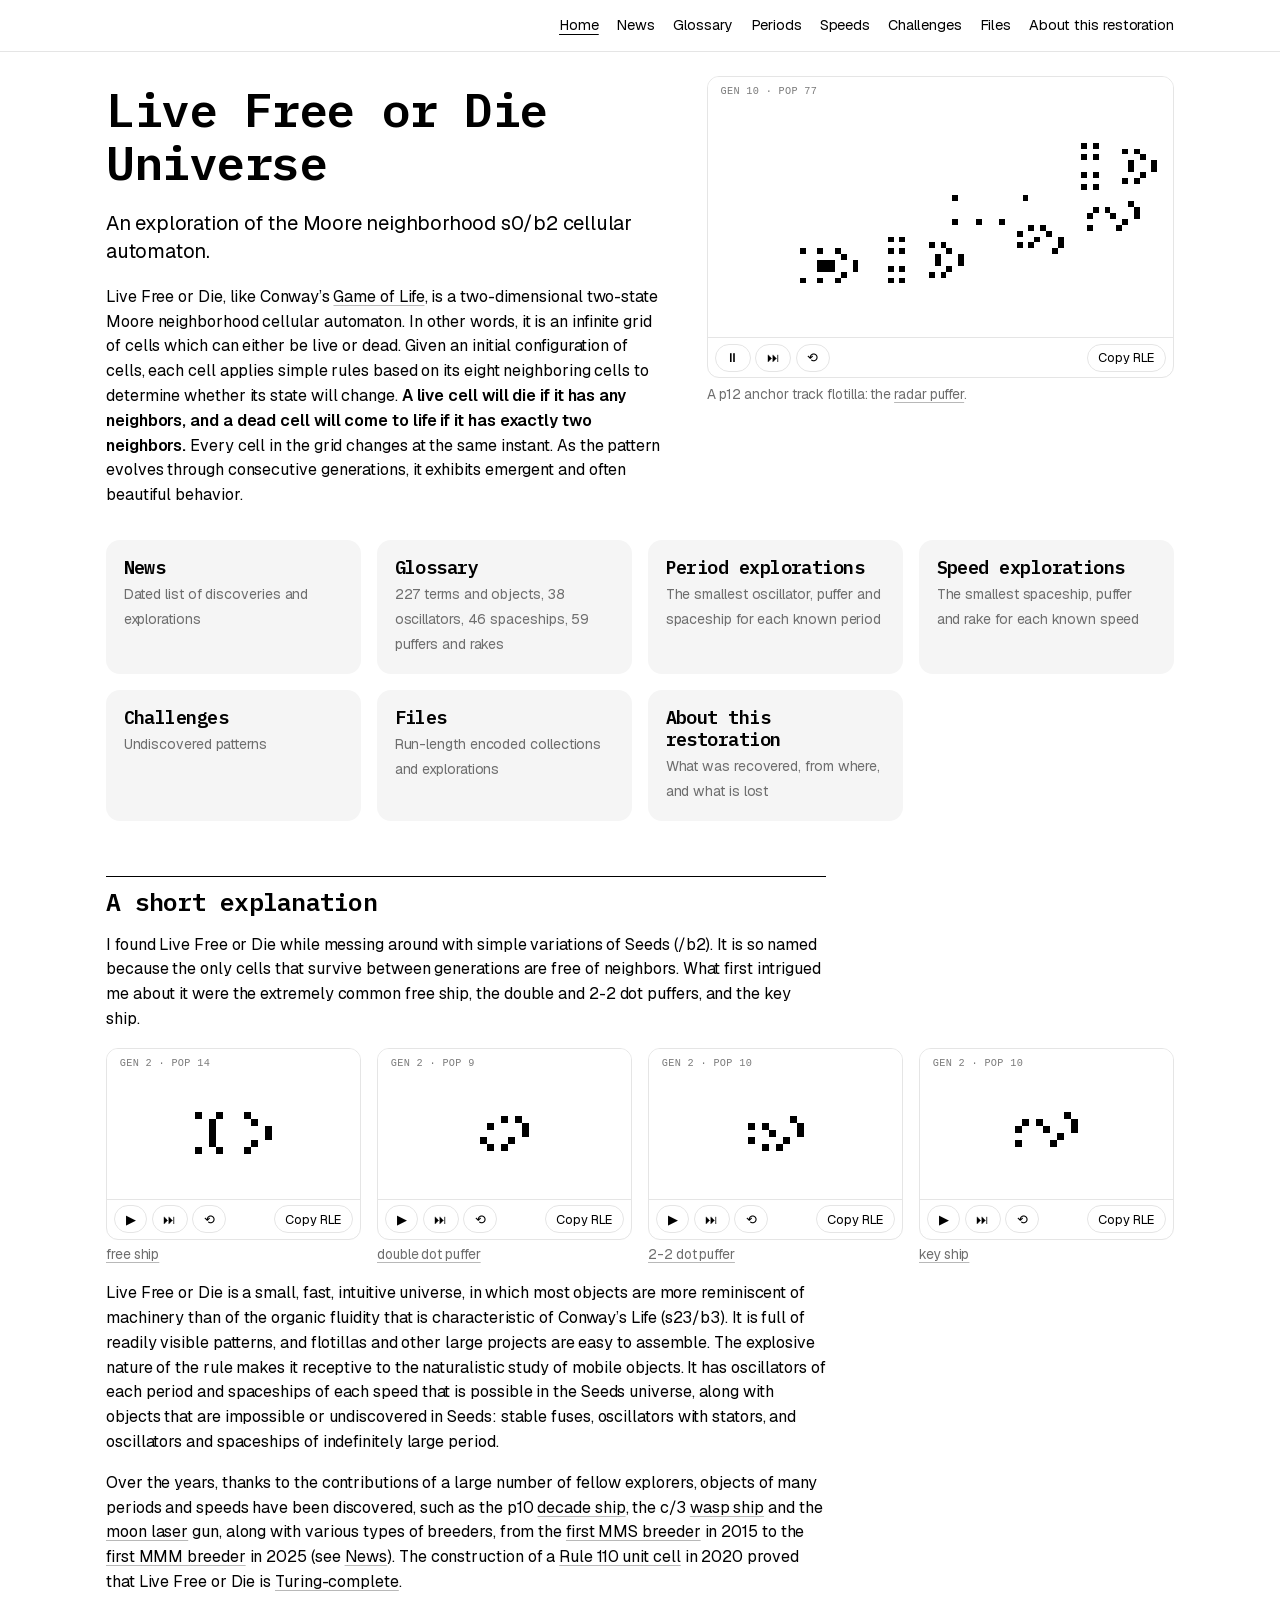
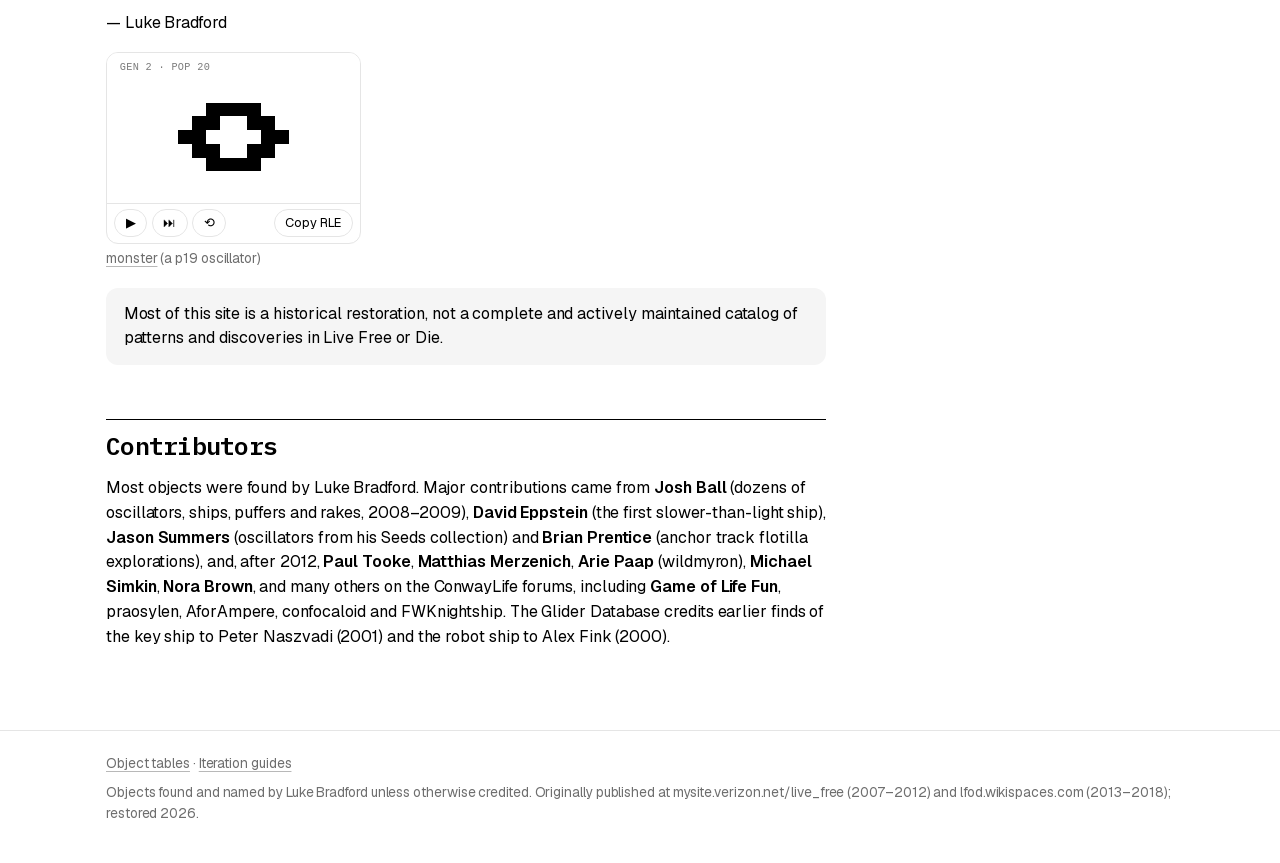
<file: docs/index.html>
<!doctype html>
<html lang="en">
<head>
<meta charset="utf-8">
<meta name="viewport" content="width=device-width, initial-scale=1">
<title>Live Free or Die Universe</title>
<meta name="description" content="An exploration of the Live Free or Die (B2/S0) cellular automaton.">
<link rel="icon" href="img/icon.png">
<link rel="stylesheet" href="assets/style.css?v=671cdf43">
<script src="assets/lfod.js?v=671cdf43" defer></script>
</head>
<body>
<header class="site-header home"><div class="inner">
<nav class="main" aria-label="Main"><a href="index.html" class="active">Home</a><a href="news.html">News</a><a href="glossary.html">Glossary</a><a href="periods.html">Periods</a><a href="speeds.html">Speeds</a><a href="challenges.html">Challenges</a><a href="files.html">Files</a><a href="restoration.html">About this restoration</a></nav>
</div></header>
<main>

<div class="hero">
<div class="prose">
<h1>Live Free or Die Universe</h1>
<p class="lede">An exploration of the Moore neighborhood s0/b2 cellular automaton.</p>
<p>Live Free or Die, like Conway’s <a href="https://en.wikipedia.org/wiki/Conway%27s_Game_of_Life">Game of Life</a>, is a two-dimensional two-state Moore neighborhood cellular automaton. In other words,
it is an infinite grid of cells which can either be live or dead. Given an initial configuration of cells, each cell applies simple rules
based on its eight neighboring cells to determine whether its state will change. <strong>A live cell will die if it has any neighbors,
and a dead cell will come to life if it has exactly two neighbors.</strong> Every cell in the grid changes at the same instant. As the pattern
evolves through consecutive generations, it exhibits emergent and often beautiful behavior.</p>
</div>
<div><div class="pattern" data-rle="x = 63, y = 23, rule = s0/b2
54bo4bo$57b2obo$62bo$62bo$57b2obo$54bo4bo3$38bo11bo$58bo$54bo4bo$55bo3bo$38bo18bo$43bo10bobo$44bo$42bo3bo$21bo4bo14bo4bo$3o5bo15b2obo17bo$7bobo19bo$11bo17bo$11bo12b2obo$7bobo11bo4bo$3o5bo!" data-label="radar puffer" data-height="260" data-speed="8" data-loop="160" data-moves="true"></div>
<p class="muted" style="font-size:.85rem;margin-top:.4em">A p12 anchor track flotilla: the <a href="glossary.html#radar-puffer">radar puffer</a>.</p></div>
</div>

<div class="cards">
<a class="card" href="news.html"><strong>News</strong><span>Dated list of discoveries and explorations</span></a>
<a class="card" href="glossary.html"><strong>Glossary</strong><span>227 terms and objects, 38 oscillators, 46 spaceships, 59 puffers and rakes</span></a>
<a class="card" href="periods.html"><strong>Period explorations</strong><span>The smallest oscillator, puffer and spaceship for each known period</span></a>
<a class="card" href="speeds.html"><strong>Speed explorations</strong><span>The smallest spaceship, puffer and rake for each known speed</span></a>
<a class="card" href="challenges.html"><strong>Challenges</strong><span>Undiscovered patterns</span></a>
<a class="card" href="files.html"><strong>Files</strong><span>Run-length encoded collections and explorations</span></a>
<a class="card" href="restoration.html"><strong>About this restoration</strong><span>What was recovered, from where, and what is lost</span></a>
</div>

<div class="prose">
<h2>A short explanation</h2>
<p>I found Live Free or Die while messing around with simple variations of Seeds (/b2). It is so named because the only cells
that survive between generations are free of neighbors. What first intrigued me about it were the extremely common free ship, the double
and 2-2 dot puffers, and the key ship.</p>
</div>
<div class="cards"><div><div class="pattern" data-rle="x = 9, y = 6, rule = s0/b2
o4bo$3b2obo$8bo$8bo$3b2obo$o4bo!" data-label="free ship" data-height="150" data-speed="8" data-loop="48" data-moves="true"></div><p class="muted" style="margin:.3em 0 0;font-size:.85rem"><a href="glossary.html#free-ship">free ship</a></p></div><div><div class="pattern" data-rle="x = 4, y = 5, rule = s0/b2
2bo$3bo$o2bo$bo$o!" data-label="double dot puffer" data-height="150" data-speed="8" data-loop="60" data-moves="true"></div><p class="muted" style="margin:.3em 0 0;font-size:.85rem"><a href="glossary.html#double-dot-puffer">double dot puffer</a></p></div><div><div class="pattern" data-rle="x = 6, y = 5, rule = s0/b2
4bo$o4bo$bo3bo$3bo$2bo!" data-label="2-2 dot puffer" data-height="150" data-speed="8" data-loop="60" data-moves="true"></div><p class="muted" style="margin:.3em 0 0;font-size:.85rem"><a href="glossary.html#dot-puffer">2-2 dot puffer</a></p></div><div><div class="pattern" data-rle="x = 6, y = 5, rule = s0/b2
4bo$o4bo$bo3bo$3bo$obo!" data-label="key ship" data-height="150" data-speed="8" data-loop="40" data-moves="true"></div><p class="muted" style="margin:.3em 0 0;font-size:.85rem"><a href="glossary.html#key-ship">key ship</a></p></div></div>
<div class="prose">
<p>Live Free or Die is a small, fast, intuitive universe, in which most objects are more reminiscent of machinery than of the organic fluidity
that is characteristic of Conway’s Life (s23/b3). It is full of readily visible patterns, and flotillas and other large projects are easy to
assemble. The explosive nature of the rule makes it receptive to the naturalistic study of mobile objects. It has oscillators of each period
and spaceships of each speed that is possible in the Seeds universe, along with objects that are impossible or undiscovered in Seeds: stable
fuses, oscillators with stators, and oscillators and spaceships of indefinitely large period.</p>
<p>Over the years, thanks to the contributions of a large number of fellow explorers, objects of many periods and speeds have been discovered, such as the p10 <a href="glossary.html#decade-ship">decade ship</a>,
the c/3 <a href="glossary.html#wasp-ship">wasp ship</a> and the <a href="glossary.html#moon-laser">moon laser</a> gun, along with various types
of breeders, from the <a href="https://conwaylife.com/forums/viewtopic.php?p=17412#p17412">first MMS breeder</a> in 2015 to the
<a href="https://conwaylife.com/forums/viewtopic.php?p=212337#p212337">first MMM breeder</a> in 2025 (see <a href="news.html">News</a>).
The construction of a <a href="rule110.html">Rule 110 unit cell</a> in 2020 proved that
Live Free or Die is <a href="https://en.wikipedia.org/wiki/Turing_completeness">Turing-complete</a>.</p>
<p>— Luke Bradford</p>
</div>
<div class="cards"><div><div class="pattern" data-rle="x = 4, y = 3, rule = s0/b2
o2bo$o2bo$o2bo!" data-label="monster" data-height="150" data-speed="8" data-loop="57"></div><p class="muted" style="margin:.3em 0 0;font-size:.85rem"><a href="glossary.html#monster">monster</a> (a p19 oscillator)</p></div></div>
<div class="prose">
<div class="note">Most of this site is a historical restoration, not a complete and actively maintained catalog of patterns and discoveries in Live Free or Die.</div>
<h2>Contributors</h2>
<p>Most objects were found by Luke Bradford. Major contributions came from <strong>Josh Ball</strong> (dozens of oscillators, ships, puffers and rakes, 2008–2009),
<strong>David Eppstein</strong> (the first slower-than-light ship), <strong>Jason Summers</strong> (oscillators from his Seeds collection) and
<strong>Brian Prentice</strong> (anchor track flotilla explorations), and, after 2012, <strong>Paul Tooke</strong>, <strong>Matthias Merzenich</strong>, <strong>Arie Paap</strong> (wildmyron), <strong>Michael Simkin</strong>, <strong>Nora Brown</strong>, and many others on the ConwayLife forums, including <strong>Game of Life Fun</strong>, praosylen, AforAmpere, confocaloid and FWKnightship. The Glider Database credits earlier finds of the key ship to Peter Naszvadi (2001) and the robot ship to Alex Fink (2000).</p>
</div>

</main>
<footer class="site-footer"><div class="inner">
<p class="ref"><a href="tables.html">Object tables</a> · <a href="iterations.html">Iteration guides</a></p>
Objects found and named by Luke Bradford unless otherwise credited. Originally published at
mysite.verizon.net/live_free (2007–2012) and lfod.wikispaces.com (2013–2018); restored 2026.
</div></footer>
</body>
</html>
</file>
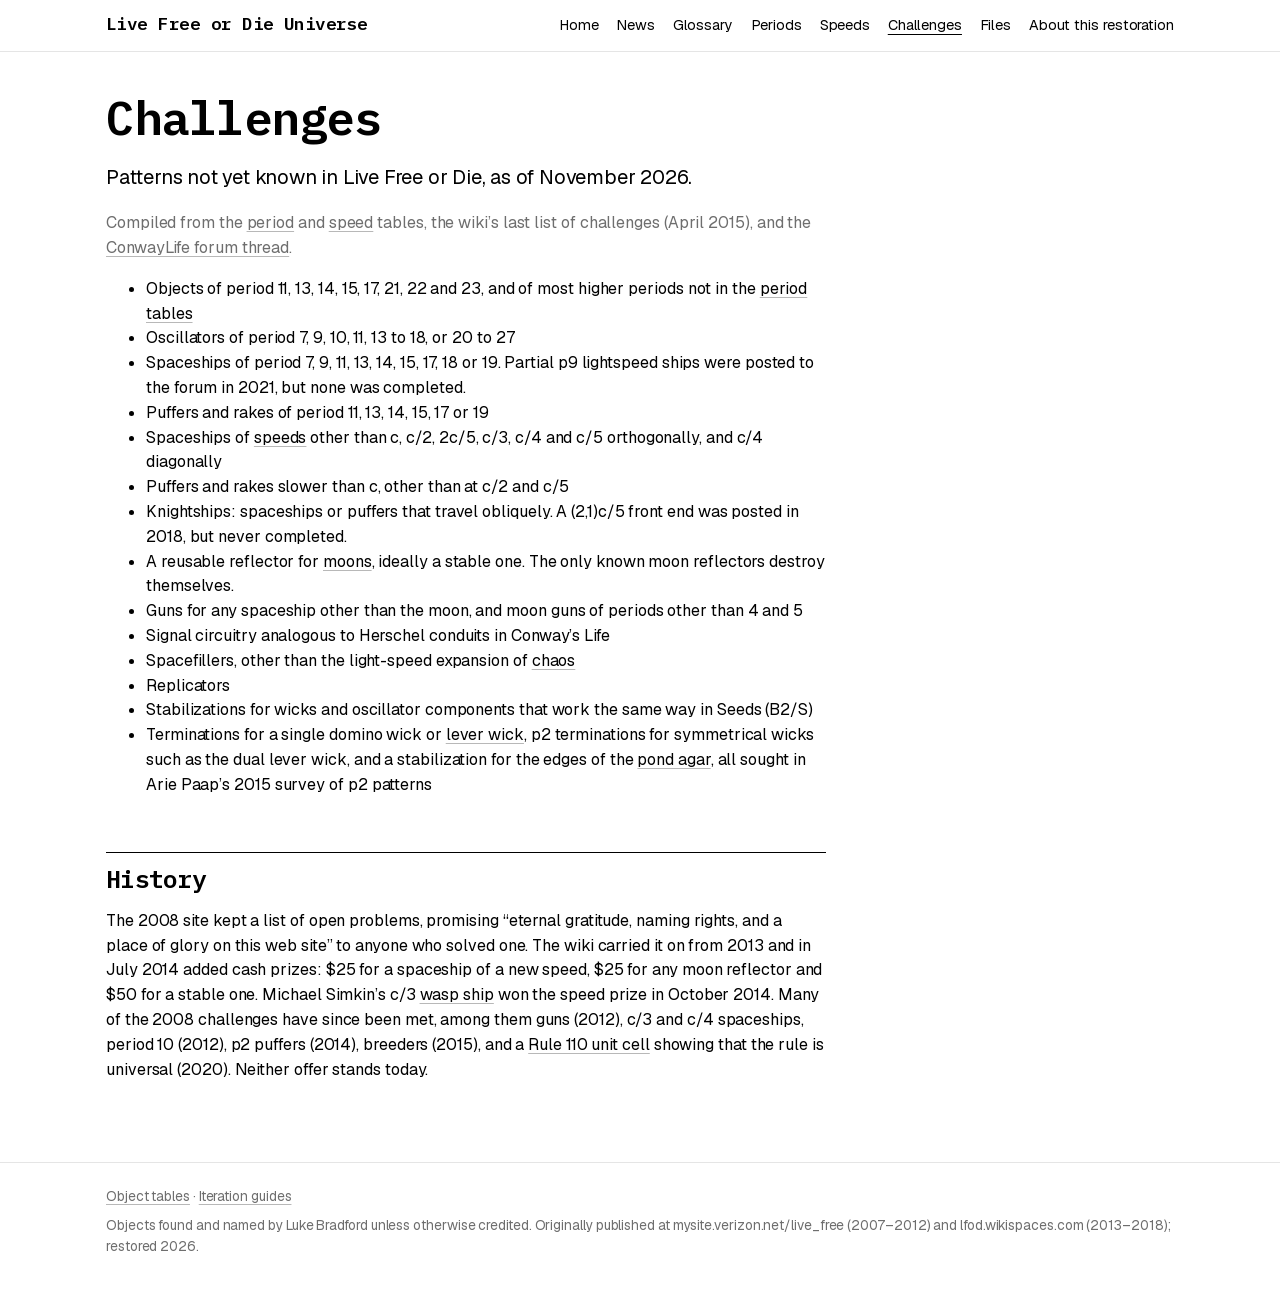
<file: docs/challenges.html>
<!doctype html>
<html lang="en">
<head>
<meta charset="utf-8">
<meta name="viewport" content="width=device-width, initial-scale=1">
<title>Challenges · Live Free or Die Universe</title>
<meta name="description" content="Undiscovered patterns in the Live Free or Die cellular automaton.">
<link rel="icon" href="img/icon.png">
<link rel="stylesheet" href="assets/style.css?v=671cdf43">
<script src="assets/lfod.js?v=671cdf43" defer></script>
</head>
<body>
<header class="site-header"><div class="inner">
<a class="brand" href="index.html">Live Free or Die Universe</a>
<nav class="main" aria-label="Main"><a href="index.html">Home</a><a href="news.html">News</a><a href="glossary.html">Glossary</a><a href="periods.html">Periods</a><a href="speeds.html">Speeds</a><a href="challenges.html" class="active">Challenges</a><a href="files.html">Files</a><a href="restoration.html">About this restoration</a></nav>
</div></header>
<main>
<h1>Challenges</h1>
<div class="prose">
<p class="lede">Patterns not yet known in Live Free or Die, as of November 2026.</p>
<p class="muted">Compiled from the <a href="periods.html">period</a> and <a href="speeds.html">speed</a> tables, the wiki’s last list of challenges (April 2015),
and the <a href="https://conwaylife.com/forums/viewtopic.php?t=649">ConwayLife forum thread</a>.</p>
<ul>
<li>Objects of period 11, 13, 14, 15, 17, 21, 22 and 23, and of most higher periods not in the <a href="periods.html">period tables</a></li>
<li>Oscillators of period 7, 9, 10, 11, 13 to 18, or 20 to 27</li>
<li>Spaceships of period 7, 9, 11, 13, 14, 15, 17, 18 or 19. Partial p9 lightspeed ships were posted to the forum in 2021, but none was completed.</li>
<li>Puffers and rakes of period 11, 13, 14, 15, 17 or 19</li>
<li>Spaceships of <a href="speeds.html">speeds</a> other than c, c/2, 2c/5, c/3, c/4 and c/5 orthogonally, and c/4 diagonally</li>
<li>Puffers and rakes slower than c, other than at c/2 and c/5</li>
<li>Knightships: spaceships or puffers that travel obliquely. A (2,1)c/5 front end was posted in 2018, but never completed.</li>
<li>A reusable reflector for <a href="glossary.html#moon">moons</a>, ideally a stable one. The only known moon reflectors destroy themselves.</li>
<li>Guns for any spaceship other than the moon, and moon guns of periods other than 4 and 5</li>
<li>Signal circuitry analogous to Herschel conduits in Conway’s Life</li>
<li>Spacefillers, other than the light-speed expansion of <a href="glossary.html#chaos">chaos</a></li>
<li>Replicators</li>
<li>Stabilizations for wicks and oscillator components that work the same way in Seeds (B2/S)</li>
<li>Terminations for a single domino wick or <a href="news.html#dual-lever-wick">lever wick</a>, p2 terminations for symmetrical wicks such as the dual lever wick,
and a stabilization for the edges of the <a href="news.html#pond-agar-oscillator">pond agar</a>, all sought in Arie Paap’s 2015 survey of p2 patterns</li>
</ul>
<h2>History</h2>
<p>The 2008 site kept a list of open problems, promising “eternal gratitude, naming rights, and a place of glory on this web site”
to anyone who solved one. The wiki carried it on from 2013 and in July 2014 added cash prizes: $25 for a spaceship of a new speed,
$25 for any moon reflector and $50 for a stable one. Michael Simkin’s c/3 <a href="glossary.html#wasp-ship">wasp ship</a> won the speed prize
in October 2014. Many of the 2008 challenges have since been met, among them guns (2012), c/3 and c/4 spaceships, period 10 (2012),
p2 puffers (2014), breeders (2015), and a <a href="rule110.html">Rule 110 unit cell</a> showing that the rule is universal (2020).
Neither offer stands today.</p>
</div>
</main>
<footer class="site-footer"><div class="inner">
<p class="ref"><a href="tables.html">Object tables</a> · <a href="iterations.html">Iteration guides</a></p>
Objects found and named by Luke Bradford unless otherwise credited. Originally published at
mysite.verizon.net/live_free (2007–2012) and lfod.wikispaces.com (2013–2018); restored 2026.
</div></footer>
</body>
</html>
</file>
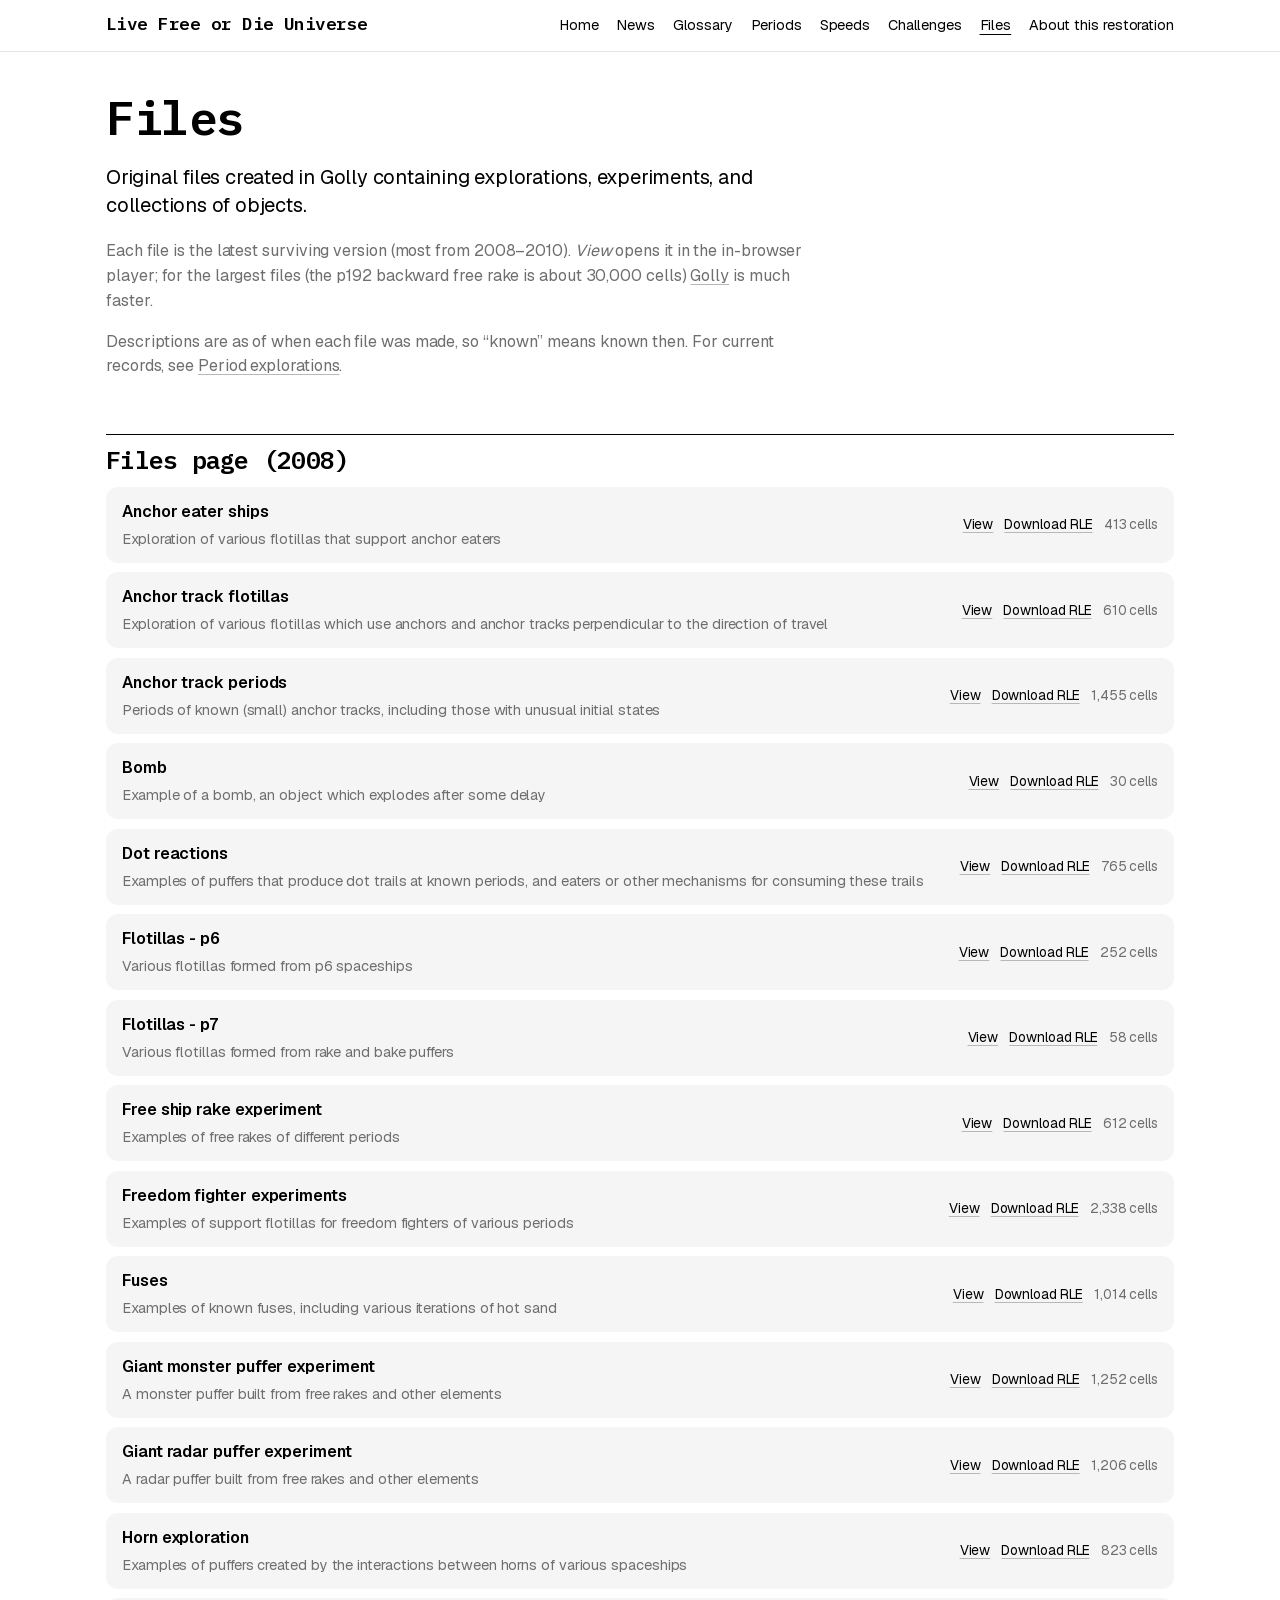
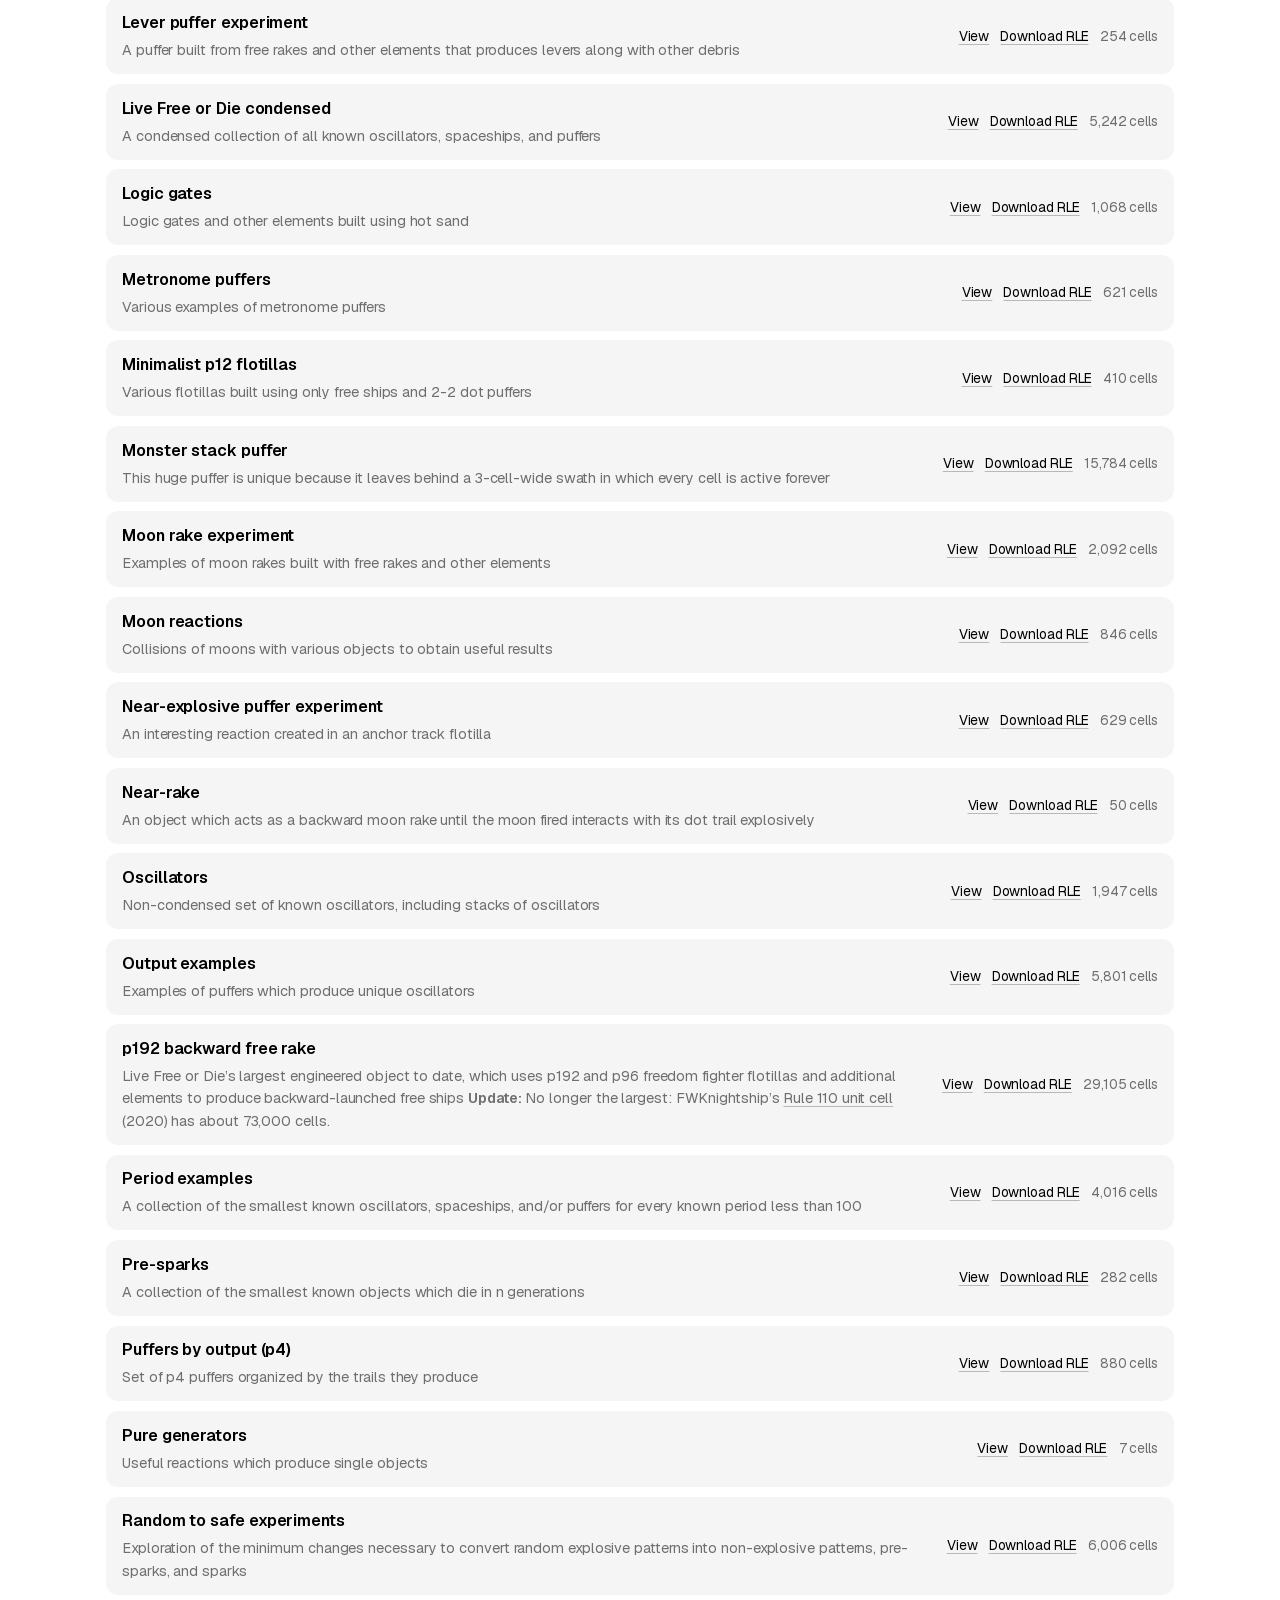
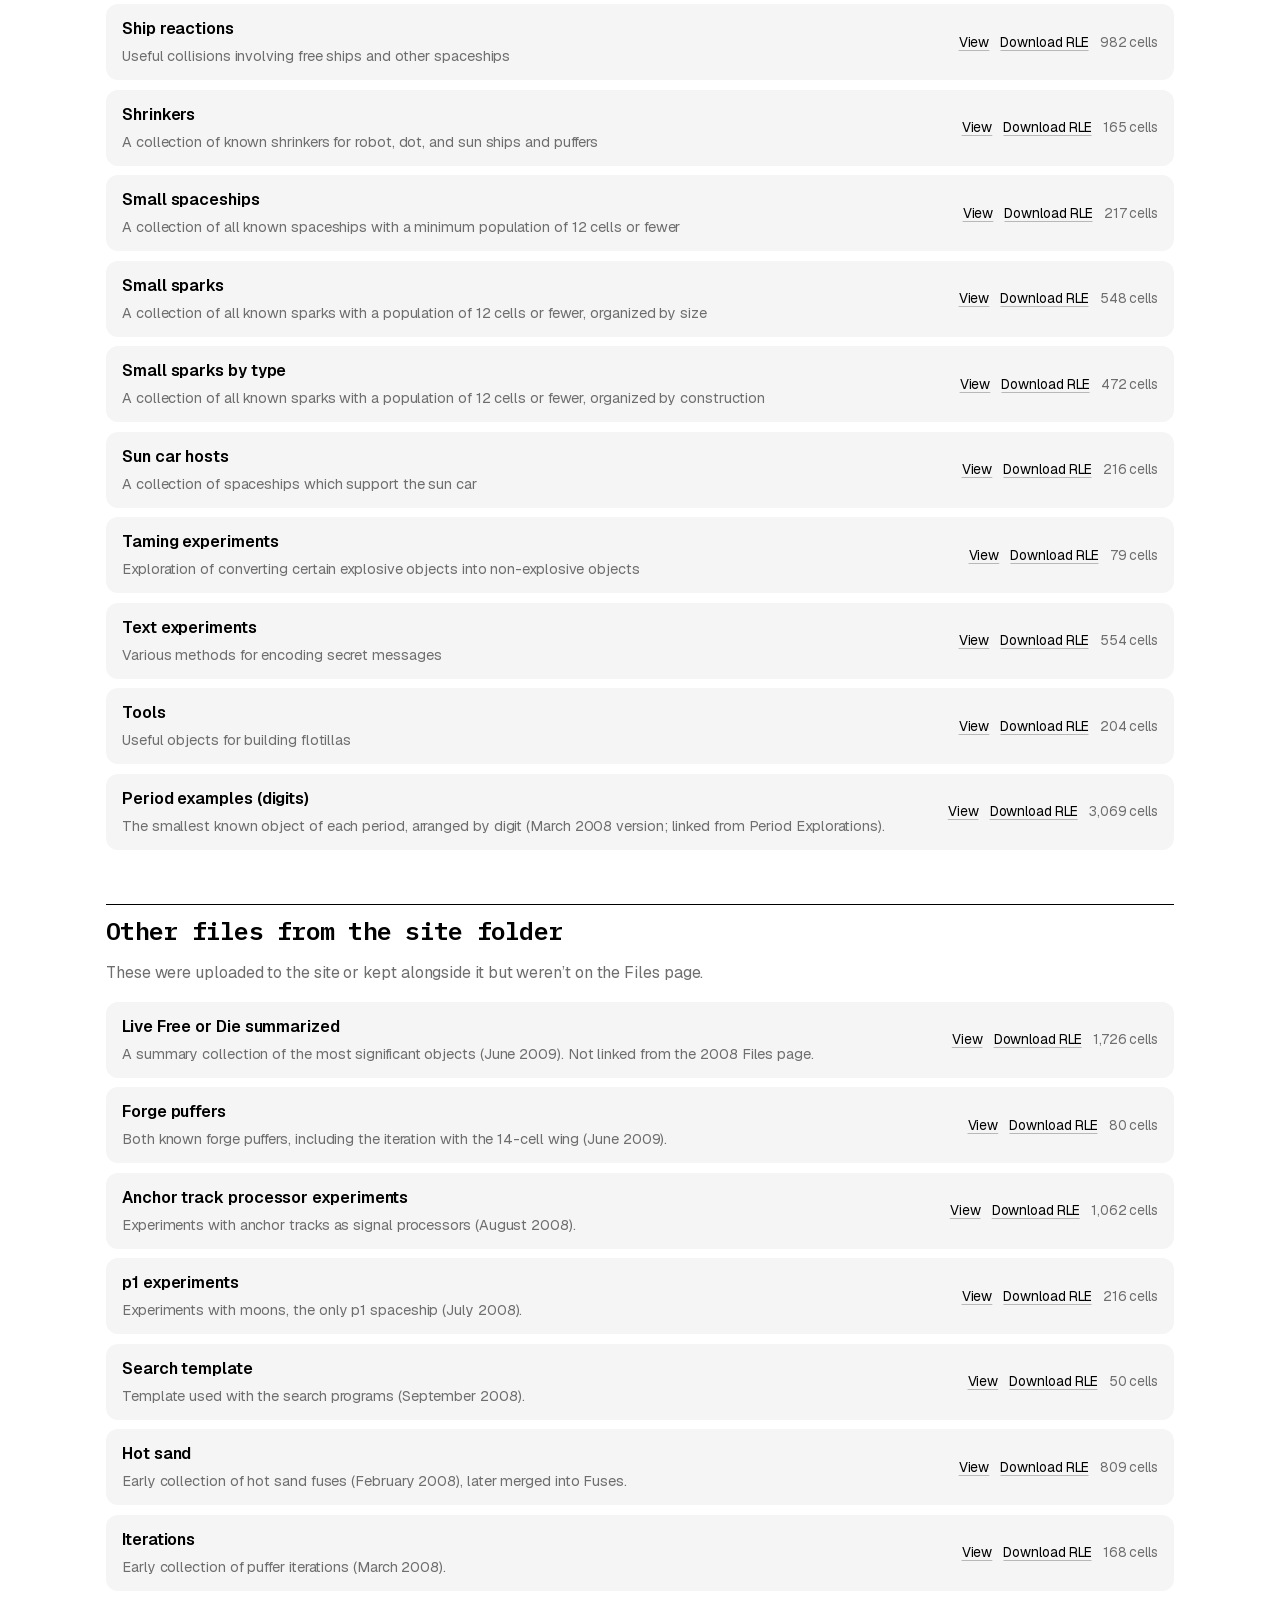
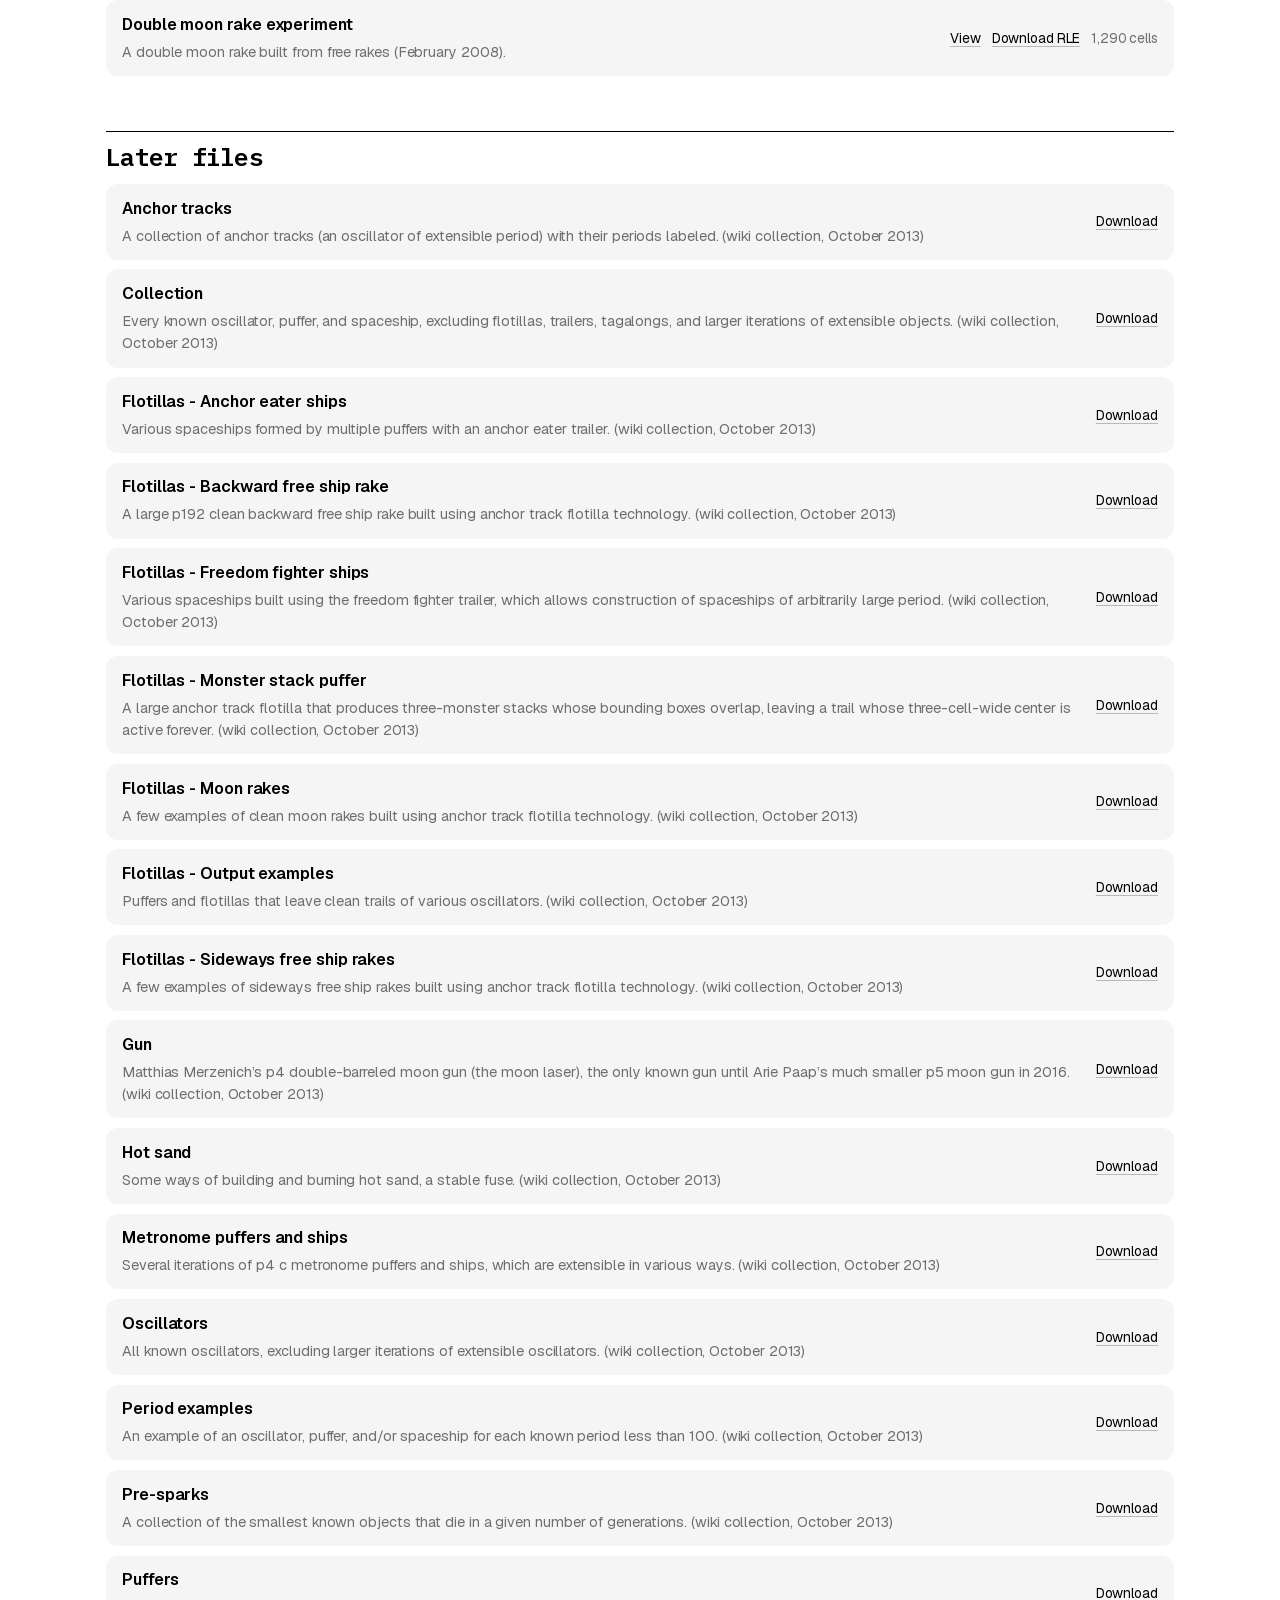
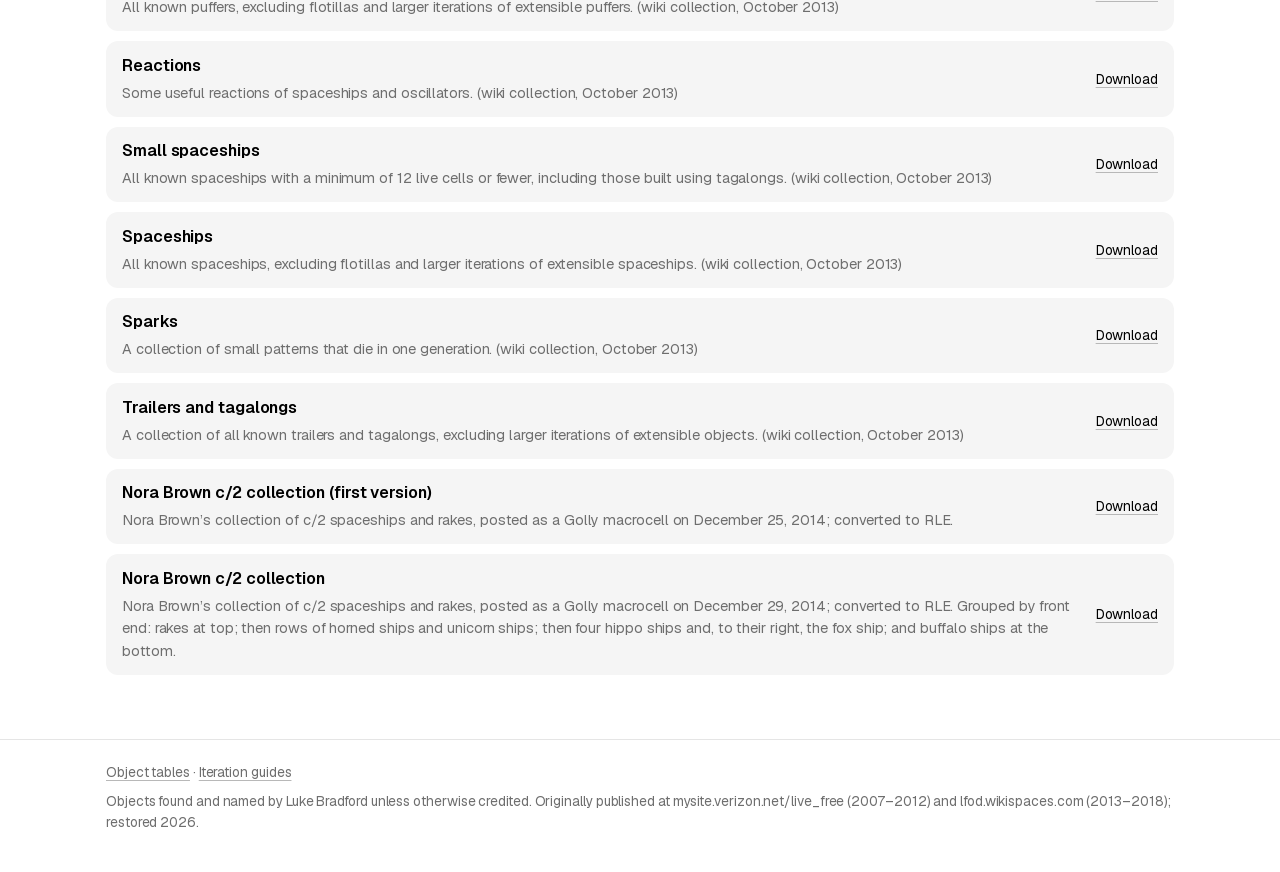
<file: docs/files.html>
<!doctype html>
<html lang="en">
<head>
<meta charset="utf-8">
<meta name="viewport" content="width=device-width, initial-scale=1">
<title>Files · Live Free or Die Universe</title>
<meta name="description" content="An exploration of the Live Free or Die (B2/S0) cellular automaton.">
<link rel="icon" href="img/icon.png">
<link rel="stylesheet" href="assets/style.css?v=671cdf43">
<script src="assets/lfod.js?v=671cdf43" defer></script>
</head>
<body>
<header class="site-header"><div class="inner">
<a class="brand" href="index.html">Live Free or Die Universe</a>
<nav class="main" aria-label="Main"><a href="index.html">Home</a><a href="news.html">News</a><a href="glossary.html">Glossary</a><a href="periods.html">Periods</a><a href="speeds.html">Speeds</a><a href="challenges.html">Challenges</a><a href="files.html" class="active">Files</a><a href="restoration.html">About this restoration</a></nav>
</div></header>
<main>
<h1>Files</h1>
<div class="prose">
<p class="lede">Original files created in Golly containing explorations, experiments, and collections of objects.</p>
<p class="muted">Each file is the latest surviving version (most from 2008–2010). <em>View</em> opens it in the in-browser player;
for the largest files (the p192 backward free rake is about 30,000 cells) <a href="https://golly.sourceforge.io/">Golly</a> is much faster.</p>
<p class="muted">Descriptions are as of when each file was made, so “known” means known then. For current records, see <a href="periods.html">Period explorations</a>.</p>
</div>
<h2>Files page (2008)</h2>
<div class="files">
<div class="file" id="anchor-eater-ships"><div class="name">Anchor eater ships</div><div class="desc">Exploration of various flotillas that support anchor eaters</div><div class="actions"><a href="viewer.html?f=Anchor%2520eater%2520ships.rle">View</a><a href="files/Anchor%20eater%20ships.rle" download>Download RLE</a><span class="muted">413 cells</span></div></div>
<div class="file" id="anchor-track-flotillas"><div class="name">Anchor track flotillas</div><div class="desc">Exploration of various flotillas which use anchors and anchor tracks perpendicular to the direction of travel</div><div class="actions"><a href="viewer.html?f=Anchor%2520track%2520flotillas.rle">View</a><a href="files/Anchor%20track%20flotillas.rle" download>Download RLE</a><span class="muted">610 cells</span></div></div>
<div class="file" id="anchor-track-periods"><div class="name">Anchor track periods</div><div class="desc">Periods of known (small) anchor tracks, including those with unusual initial states</div><div class="actions"><a href="viewer.html?f=Anchor%2520track%2520periods.rle">View</a><a href="files/Anchor%20track%20periods.rle" download>Download RLE</a><span class="muted">1,455 cells</span></div></div>
<div class="file" id="bomb"><div class="name">Bomb</div><div class="desc">Example of a bomb, an object which explodes after some delay</div><div class="actions"><a href="viewer.html?f=Bomb.rle">View</a><a href="files/Bomb.rle" download>Download RLE</a><span class="muted">30 cells</span></div></div>
<div class="file" id="dot-reactions"><div class="name">Dot reactions</div><div class="desc">Examples of puffers that produce dot trails at known periods, and eaters or other mechanisms for consuming these trails</div><div class="actions"><a href="viewer.html?f=Dot%2520reactions.rle">View</a><a href="files/Dot%20reactions.rle" download>Download RLE</a><span class="muted">765 cells</span></div></div>
<div class="file" id="flotillas-p6"><div class="name">Flotillas - p6</div><div class="desc">Various flotillas formed from p6 spaceships</div><div class="actions"><a href="viewer.html?f=Flotillas%2520-%2520p6.rle">View</a><a href="files/Flotillas%20-%20p6.rle" download>Download RLE</a><span class="muted">252 cells</span></div></div>
<div class="file" id="flotillas-p7"><div class="name">Flotillas - p7</div><div class="desc">Various flotillas formed from rake and bake puffers</div><div class="actions"><a href="viewer.html?f=Flotillas%2520-%2520p7.rle">View</a><a href="files/Flotillas%20-%20p7.rle" download>Download RLE</a><span class="muted">58 cells</span></div></div>
<div class="file" id="free-ship-rake-experiment"><div class="name">Free ship rake experiment</div><div class="desc">Examples of free rakes of different periods</div><div class="actions"><a href="viewer.html?f=Free%2520ship%2520rake%2520experiment.rle">View</a><a href="files/Free%20ship%20rake%20experiment.rle" download>Download RLE</a><span class="muted">612 cells</span></div></div>
<div class="file" id="freedom-fighter-experiments"><div class="name">Freedom fighter experiments</div><div class="desc">Examples of support flotillas for freedom fighters of various periods</div><div class="actions"><a href="viewer.html?f=Freedom%2520fighter%2520experiments.rle">View</a><a href="files/Freedom%20fighter%20experiments.rle" download>Download RLE</a><span class="muted">2,338 cells</span></div></div>
<div class="file" id="fuses"><div class="name">Fuses</div><div class="desc">Examples of known fuses, including various iterations of hot sand</div><div class="actions"><a href="viewer.html?f=Fuses.rle">View</a><a href="files/Fuses.rle" download>Download RLE</a><span class="muted">1,014 cells</span></div></div>
<div class="file" id="giant-monster-puffer-experiment"><div class="name">Giant monster puffer experiment</div><div class="desc">A monster puffer built from free rakes and other elements</div><div class="actions"><a href="viewer.html?f=Giant%2520monster%2520puffer%2520experiment.rle">View</a><a href="files/Giant%20monster%20puffer%20experiment.rle" download>Download RLE</a><span class="muted">1,252 cells</span></div></div>
<div class="file" id="giant-radar-puffer-experiment"><div class="name">Giant radar puffer experiment</div><div class="desc">A radar puffer built from free rakes and other elements</div><div class="actions"><a href="viewer.html?f=Giant%2520radar%2520puffer%2520experiment.rle">View</a><a href="files/Giant%20radar%20puffer%20experiment.rle" download>Download RLE</a><span class="muted">1,206 cells</span></div></div>
<div class="file" id="horn-exploration"><div class="name">Horn exploration</div><div class="desc">Examples of puffers created by the interactions between horns of various spaceships</div><div class="actions"><a href="viewer.html?f=Horn%2520exploration.rle">View</a><a href="files/Horn%20exploration.rle" download>Download RLE</a><span class="muted">823 cells</span></div></div>
<div class="file" id="lever-puffer-experiment"><div class="name">Lever puffer experiment</div><div class="desc">A puffer built from free rakes and other elements that produces levers along with other debris</div><div class="actions"><a href="viewer.html?f=Lever%2520puffer%2520experiment.rle">View</a><a href="files/Lever%20puffer%20experiment.rle" download>Download RLE</a><span class="muted">254 cells</span></div></div>
<div class="file" id="live-free-or-die-condensed"><div class="name">Live Free or Die condensed</div><div class="desc">A condensed collection of all known oscillators, spaceships, and puffers</div><div class="actions"><a href="viewer.html?f=Live%2520Free%2520or%2520Die%2520condensed.rle">View</a><a href="files/Live%20Free%20or%20Die%20condensed.rle" download>Download RLE</a><span class="muted">5,242 cells</span></div></div>
<div class="file" id="logic-gates"><div class="name">Logic gates</div><div class="desc">Logic gates and other elements built using hot sand</div><div class="actions"><a href="viewer.html?f=Logic%2520gates.rle">View</a><a href="files/Logic%20gates.rle" download>Download RLE</a><span class="muted">1,068 cells</span></div></div>
<div class="file" id="metronome-puffers"><div class="name">Metronome puffers</div><div class="desc">Various examples of metronome puffers</div><div class="actions"><a href="viewer.html?f=Metronome%2520puffers.rle">View</a><a href="files/Metronome%20puffers.rle" download>Download RLE</a><span class="muted">621 cells</span></div></div>
<div class="file" id="minimalist-p12-flotillas"><div class="name">Minimalist p12 flotillas</div><div class="desc">Various flotillas built using only free ships and 2-2 dot puffers</div><div class="actions"><a href="viewer.html?f=Minimalist%2520p12%2520flotillas.rle">View</a><a href="files/Minimalist%20p12%20flotillas.rle" download>Download RLE</a><span class="muted">410 cells</span></div></div>
<div class="file" id="monster-stack-puffer"><div class="name">Monster stack puffer</div><div class="desc">This huge puffer is unique because it leaves behind a 3-cell-wide swath in which every cell is active forever</div><div class="actions"><a href="viewer.html?f=Monster%2520stack%2520puffer.rle">View</a><a href="files/Monster%20stack%20puffer.rle" download>Download RLE</a><span class="muted">15,784 cells</span></div></div>
<div class="file" id="moon-rake-experiment"><div class="name">Moon rake experiment</div><div class="desc">Examples of moon rakes built with free rakes and other elements</div><div class="actions"><a href="viewer.html?f=Moon%2520rake%2520experiment.rle">View</a><a href="files/Moon%20rake%20experiment.rle" download>Download RLE</a><span class="muted">2,092 cells</span></div></div>
<div class="file" id="moon-reactions"><div class="name">Moon reactions</div><div class="desc">Collisions of moons with various objects to obtain useful results</div><div class="actions"><a href="viewer.html?f=Moon%2520reactions.rle">View</a><a href="files/Moon%20reactions.rle" download>Download RLE</a><span class="muted">846 cells</span></div></div>
<div class="file" id="near-explosive-puffer-experiment"><div class="name">Near-explosive puffer experiment</div><div class="desc">An interesting reaction created in an anchor track flotilla</div><div class="actions"><a href="viewer.html?f=Near-explosive%2520puffer%2520experiment.rle">View</a><a href="files/Near-explosive%20puffer%20experiment.rle" download>Download RLE</a><span class="muted">629 cells</span></div></div>
<div class="file" id="near-rake"><div class="name">Near-rake</div><div class="desc">An object which acts as a backward moon rake until the moon fired interacts with its dot trail explosively</div><div class="actions"><a href="viewer.html?f=Near-rake.rle">View</a><a href="files/Near-rake.rle" download>Download RLE</a><span class="muted">50 cells</span></div></div>
<div class="file" id="oscillators"><div class="name">Oscillators</div><div class="desc">Non-condensed set of known oscillators, including stacks of oscillators</div><div class="actions"><a href="viewer.html?f=Oscillators.rle">View</a><a href="files/Oscillators.rle" download>Download RLE</a><span class="muted">1,947 cells</span></div></div>
<div class="file" id="output-examples"><div class="name">Output examples</div><div class="desc">Examples of puffers which produce unique oscillators</div><div class="actions"><a href="viewer.html?f=Output%2520examples.rle">View</a><a href="files/Output%20examples.rle" download>Download RLE</a><span class="muted">5,801 cells</span></div></div>
<div class="file" id="p192-backward-free-rake"><div class="name">p192 backward free rake</div><div class="desc">Live Free or Die’s largest engineered object to date, which uses p192 and p96 freedom fighter flotillas and additional elements to produce backward-launched free ships <strong>Update:</strong> No longer the largest: FWKnightship’s <a href="rule110.html">Rule 110 unit cell</a> (2020) has about 73,000 cells.</div><div class="actions"><a href="viewer.html?f=p192%2520backward%2520free%2520rake.rle">View</a><a href="files/p192%20backward%20free%20rake.rle" download>Download RLE</a><span class="muted">29,105 cells</span></div></div>
<div class="file" id="period-examples"><div class="name">Period examples</div><div class="desc">A collection of the smallest known oscillators, spaceships, and/or puffers for every known period less than 100</div><div class="actions"><a href="viewer.html?f=Period%2520examples.rle">View</a><a href="files/Period%20examples.rle" download>Download RLE</a><span class="muted">4,016 cells</span></div></div>
<div class="file" id="pre-sparks"><div class="name">Pre-sparks</div><div class="desc">A collection of the smallest known objects which die in n generations</div><div class="actions"><a href="viewer.html?f=Pre-sparks.rle">View</a><a href="files/Pre-sparks.rle" download>Download RLE</a><span class="muted">282 cells</span></div></div>
<div class="file" id="puffers-by-output-p4"><div class="name">Puffers by output (p4)</div><div class="desc">Set of p4 puffers organized by the trails they produce</div><div class="actions"><a href="viewer.html?f=Puffers%2520by%2520output%2520%2528p4%2529.rle">View</a><a href="files/Puffers%20by%20output%20%28p4%29.rle" download>Download RLE</a><span class="muted">880 cells</span></div></div>
<div class="file" id="pure-generators"><div class="name">Pure generators</div><div class="desc">Useful reactions which produce single objects</div><div class="actions"><a href="viewer.html?f=Pure%2520generators.rle">View</a><a href="files/Pure%20generators.rle" download>Download RLE</a><span class="muted">7 cells</span></div></div>
<div class="file" id="random-to-safe-experiments"><div class="name">Random to safe experiments</div><div class="desc">Exploration of the minimum changes necessary to convert random explosive patterns into non-explosive patterns, pre-sparks, and sparks</div><div class="actions"><a href="viewer.html?f=Random%2520to%2520safe%2520experiments.rle">View</a><a href="files/Random%20to%20safe%20experiments.rle" download>Download RLE</a><span class="muted">6,006 cells</span></div></div>
<div class="file" id="ship-reactions"><div class="name">Ship reactions</div><div class="desc">Useful collisions involving free ships and other spaceships</div><div class="actions"><a href="viewer.html?f=Ship%2520reactions.rle">View</a><a href="files/Ship%20reactions.rle" download>Download RLE</a><span class="muted">982 cells</span></div></div>
<div class="file" id="shrinkers"><div class="name">Shrinkers</div><div class="desc">A collection of known shrinkers for robot, dot, and sun ships and puffers</div><div class="actions"><a href="viewer.html?f=Shrinkers.rle">View</a><a href="files/Shrinkers.rle" download>Download RLE</a><span class="muted">165 cells</span></div></div>
<div class="file" id="small-spaceships"><div class="name">Small spaceships</div><div class="desc">A collection of all known spaceships with a minimum population of 12 cells or fewer</div><div class="actions"><a href="viewer.html?f=Small%2520spaceships.rle">View</a><a href="files/Small%20spaceships.rle" download>Download RLE</a><span class="muted">217 cells</span></div></div>
<div class="file" id="small-sparks"><div class="name">Small sparks</div><div class="desc">A collection of all known sparks with a population of 12 cells or fewer, organized by size</div><div class="actions"><a href="viewer.html?f=Small%2520sparks.rle">View</a><a href="files/Small%20sparks.rle" download>Download RLE</a><span class="muted">548 cells</span></div></div>
<div class="file" id="small-sparks-by-type"><div class="name">Small sparks by type</div><div class="desc">A collection of all known sparks with a population of 12 cells or fewer, organized by construction</div><div class="actions"><a href="viewer.html?f=Small%2520sparks%2520by%2520type.rle">View</a><a href="files/Small%20sparks%20by%20type.rle" download>Download RLE</a><span class="muted">472 cells</span></div></div>
<div class="file" id="sun-car-hosts"><div class="name">Sun car hosts</div><div class="desc">A collection of spaceships which support the sun car</div><div class="actions"><a href="viewer.html?f=Sun%2520car%2520hosts.rle">View</a><a href="files/Sun%20car%20hosts.rle" download>Download RLE</a><span class="muted">216 cells</span></div></div>
<div class="file" id="taming-experiments"><div class="name">Taming experiments</div><div class="desc">Exploration of converting certain explosive objects into non-explosive objects</div><div class="actions"><a href="viewer.html?f=Taming%2520experiments.rle">View</a><a href="files/Taming%20experiments.rle" download>Download RLE</a><span class="muted">79 cells</span></div></div>
<div class="file" id="text-experiments"><div class="name">Text experiments</div><div class="desc">Various methods for encoding secret messages</div><div class="actions"><a href="viewer.html?f=Text%2520experiments.rle">View</a><a href="files/Text%20experiments.rle" download>Download RLE</a><span class="muted">554 cells</span></div></div>
<div class="file" id="tools"><div class="name">Tools</div><div class="desc">Useful objects for building flotillas</div><div class="actions"><a href="viewer.html?f=Tools.rle">View</a><a href="files/Tools.rle" download>Download RLE</a><span class="muted">204 cells</span></div></div>
<div class="file" id="period-examples-digits"><div class="name">Period examples (digits)</div><div class="desc">The smallest known object of each period, arranged by digit (March 2008 version; linked from Period Explorations).</div><div class="actions"><a href="viewer.html?f=Period%2520examples%2520%2528digits%2529.rle">View</a><a href="files/Period%20examples%20%28digits%29.rle" download>Download RLE</a><span class="muted">3,069 cells</span></div></div>
</div>
<h2>Other files from the site folder</h2>
<div class="prose"><p class="muted">These were uploaded to the site or kept alongside it but weren’t on the Files page.</p></div>
<div class="files">
<div class="file" id="live-free-or-die-summarized"><div class="name">Live Free or Die summarized</div><div class="desc">A summary collection of the most significant objects (June 2009). Not linked from the 2008 Files page.</div><div class="actions"><a href="viewer.html?f=Live%2520Free%2520or%2520Die%2520summarized.rle">View</a><a href="files/Live%20Free%20or%20Die%20summarized.rle" download>Download RLE</a><span class="muted">1,726 cells</span></div></div>
<div class="file" id="forge-puffers"><div class="name">Forge puffers</div><div class="desc">Both known forge puffers, including the iteration with the 14-cell wing (June 2009).</div><div class="actions"><a href="viewer.html?f=Forge%2520puffers.rle">View</a><a href="files/Forge%20puffers.rle" download>Download RLE</a><span class="muted">80 cells</span></div></div>
<div class="file" id="anchor-track-processor-experiments"><div class="name">Anchor track processor experiments</div><div class="desc">Experiments with anchor tracks as signal processors (August 2008).</div><div class="actions"><a href="viewer.html?f=Anchor%2520track%2520processor%2520experiments.rle">View</a><a href="files/Anchor%20track%20processor%20experiments.rle" download>Download RLE</a><span class="muted">1,062 cells</span></div></div>
<div class="file" id="p1-experiments"><div class="name">p1 experiments</div><div class="desc">Experiments with moons, the only p1 spaceship (July 2008).</div><div class="actions"><a href="viewer.html?f=p1%2520experiments.rle">View</a><a href="files/p1%20experiments.rle" download>Download RLE</a><span class="muted">216 cells</span></div></div>
<div class="file" id="search-template"><div class="name">Search template</div><div class="desc">Template used with the search programs (September 2008).</div><div class="actions"><a href="viewer.html?f=Search%2520template.rle">View</a><a href="files/Search%20template.rle" download>Download RLE</a><span class="muted">50 cells</span></div></div>
<div class="file" id="hot-sand"><div class="name">Hot sand</div><div class="desc">Early collection of hot sand fuses (February 2008), later merged into Fuses.</div><div class="actions"><a href="viewer.html?f=Hot%2520sand.rle">View</a><a href="files/Hot%20sand.rle" download>Download RLE</a><span class="muted">809 cells</span></div></div>
<div class="file" id="iterations"><div class="name">Iterations</div><div class="desc">Early collection of puffer iterations (March 2008).</div><div class="actions"><a href="viewer.html?f=Iterations.rle">View</a><a href="files/Iterations.rle" download>Download RLE</a><span class="muted">168 cells</span></div></div>
<div class="file" id="double-moon-rake-experiment"><div class="name">Double moon rake experiment</div><div class="desc">A double moon rake built from free rakes (February 2008).</div><div class="actions"><a href="viewer.html?f=Double%2520moon%2520rake%2520experiment.rle">View</a><a href="files/Double%20moon%20rake%20experiment.rle" download>Download RLE</a><span class="muted">1,290 cells</span></div></div>
</div>
<h2 id="later-files">Later files</h2><div class="files">
<div class="file" id="anchor-tracks"><div class="name">Anchor tracks</div><div class="desc">A collection of anchor tracks (an oscillator of extensible period) with their periods labeled. (wiki collection, October 2013)</div><div class="actions"><a href="files/2013%20Anchor%20tracks.rle" download>Download</a></div></div>
<div class="file" id="collection"><div class="name">Collection</div><div class="desc">Every known oscillator, puffer, and spaceship, excluding flotillas, trailers, tagalongs, and larger iterations of extensible objects. (wiki collection, October 2013)</div><div class="actions"><a href="files/2013%20Collection.rle" download>Download</a></div></div>
<div class="file" id="flotillas-anchor-eater-ships"><div class="name">Flotillas - Anchor eater ships</div><div class="desc">Various spaceships formed by multiple puffers with an anchor eater trailer. (wiki collection, October 2013)</div><div class="actions"><a href="files/2013%20Flotillas%20-%20Anchor%20eater%20ships.rle" download>Download</a></div></div>
<div class="file" id="flotillas-backward-free-ship-rake"><div class="name">Flotillas - Backward free ship rake</div><div class="desc">A large p192 clean backward free ship rake built using anchor track flotilla technology. (wiki collection, October 2013)</div><div class="actions"><a href="files/2013%20Flotillas%20-%20Backward%20free%20ship%20rake.rle" download>Download</a></div></div>
<div class="file" id="flotillas-freedom-fighter-ships"><div class="name">Flotillas - Freedom fighter ships</div><div class="desc">Various spaceships built using the freedom fighter trailer, which allows construction of spaceships of arbitrarily large period. (wiki collection, October 2013)</div><div class="actions"><a href="files/2013%20Flotillas%20-%20Freedom%20fighter%20ships.rle" download>Download</a></div></div>
<div class="file" id="flotillas-monster-stack-puffer"><div class="name">Flotillas - Monster stack puffer</div><div class="desc">A large anchor track flotilla that produces three-monster stacks whose bounding boxes overlap, leaving a trail whose three-cell-wide center is active forever. (wiki collection, October 2013)</div><div class="actions"><a href="files/2013%20Flotillas%20-%20Monster%20stack%20puffer.rle" download>Download</a></div></div>
<div class="file" id="flotillas-moon-rakes"><div class="name">Flotillas - Moon rakes</div><div class="desc">A few examples of clean moon rakes built using anchor track flotilla technology. (wiki collection, October 2013)</div><div class="actions"><a href="files/2013%20Flotillas%20-%20Moon%20rakes.rle" download>Download</a></div></div>
<div class="file" id="flotillas-output-examples"><div class="name">Flotillas - Output examples</div><div class="desc">Puffers and flotillas that leave clean trails of various oscillators. (wiki collection, October 2013)</div><div class="actions"><a href="files/2013%20Flotillas%20-%20Output%20examples.rle" download>Download</a></div></div>
<div class="file" id="flotillas-sideways-free-ship-rakes"><div class="name">Flotillas - Sideways free ship rakes</div><div class="desc">A few examples of sideways free ship rakes built using anchor track flotilla technology. (wiki collection, October 2013)</div><div class="actions"><a href="files/2013%20Flotillas%20-%20Sideways%20free%20ship%20rakes.rle" download>Download</a></div></div>
<div class="file" id="gun"><div class="name">Gun</div><div class="desc">Matthias Merzenich’s p4 double-barreled moon gun (the moon laser), the only known gun until Arie Paap’s much smaller p5 moon gun in 2016. (wiki collection, October 2013)</div><div class="actions"><a href="files/2013%20Gun.rle" download>Download</a></div></div>
<div class="file" id="hot-sand"><div class="name">Hot sand</div><div class="desc">Some ways of building and burning hot sand, a stable fuse. (wiki collection, October 2013)</div><div class="actions"><a href="files/2013%20Hot%20sand.rle" download>Download</a></div></div>
<div class="file" id="metronome-puffers-and-ships"><div class="name">Metronome puffers and ships</div><div class="desc">Several iterations of p4 c metronome puffers and ships, which are extensible in various ways. (wiki collection, October 2013)</div><div class="actions"><a href="files/2013%20Metronome%20puffers%20and%20ships.rle" download>Download</a></div></div>
<div class="file" id="oscillators"><div class="name">Oscillators</div><div class="desc">All known oscillators, excluding larger iterations of extensible oscillators. (wiki collection, October 2013)</div><div class="actions"><a href="files/2013%20Oscillators.rle" download>Download</a></div></div>
<div class="file" id="period-examples"><div class="name">Period examples</div><div class="desc">An example of an oscillator, puffer, and/or spaceship for each known period less than 100. (wiki collection, October 2013)</div><div class="actions"><a href="files/2013%20Period%20examples.rle" download>Download</a></div></div>
<div class="file" id="pre-sparks"><div class="name">Pre-sparks</div><div class="desc">A collection of the smallest known objects that die in a given number of generations. (wiki collection, October 2013)</div><div class="actions"><a href="files/2013%20Pre-sparks.rle" download>Download</a></div></div>
<div class="file" id="puffers"><div class="name">Puffers</div><div class="desc">All known puffers, excluding flotillas and larger iterations of extensible puffers. (wiki collection, October 2013)</div><div class="actions"><a href="files/2013%20Puffers.rle" download>Download</a></div></div>
<div class="file" id="reactions"><div class="name">Reactions</div><div class="desc">Some useful reactions of spaceships and oscillators. (wiki collection, October 2013)</div><div class="actions"><a href="files/2013%20Reactions.rle" download>Download</a></div></div>
<div class="file" id="small-spaceships"><div class="name">Small spaceships</div><div class="desc">All known spaceships with a minimum of 12 live cells or fewer, including those built using tagalongs. (wiki collection, October 2013)</div><div class="actions"><a href="files/2013%20Small%20spaceships.rle" download>Download</a></div></div>
<div class="file" id="spaceships"><div class="name">Spaceships</div><div class="desc">All known spaceships, excluding flotillas and larger iterations of extensible spaceships. (wiki collection, October 2013)</div><div class="actions"><a href="files/2013%20Spaceships.rle" download>Download</a></div></div>
<div class="file" id="sparks"><div class="name">Sparks</div><div class="desc">A collection of small patterns that die in one generation. (wiki collection, October 2013)</div><div class="actions"><a href="files/2013%20Sparks.rle" download>Download</a></div></div>
<div class="file" id="trailers-and-tagalongs"><div class="name">Trailers and tagalongs</div><div class="desc">A collection of all known trailers and tagalongs, excluding larger iterations of extensible objects. (wiki collection, October 2013)</div><div class="actions"><a href="files/2013%20Trailers%20and%20tagalongs.rle" download>Download</a></div></div>
<div class="file" id="nora-brown-c-2-collection-first-version"><div class="name">Nora Brown c/2 collection (first version)</div><div class="desc">Nora Brown’s collection of c/2 spaceships and rakes, posted as a Golly macrocell on December 25, 2014; converted to RLE.</div><div class="actions"><a href="files/Nora%20Brown%20c2%20collection%20%28first%20version%29.rle" download>Download</a></div></div>
<div class="file" id="nora-brown-c-2-collection"><div class="name">Nora Brown c/2 collection</div><div class="desc">Nora Brown’s collection of c/2 spaceships and rakes, posted as a Golly macrocell on December 29, 2014; converted to RLE. Grouped by front end: rakes at top; then rows of horned ships and unicorn ships; then four hippo ships and, to their right, the fox ship; and buffalo ships at the bottom.</div><div class="actions"><a href="files/Nora%20Brown%20c2%20collection.rle" download>Download</a></div></div>
</div>

</main>
<footer class="site-footer"><div class="inner">
<p class="ref"><a href="tables.html">Object tables</a> · <a href="iterations.html">Iteration guides</a></p>
Objects found and named by Luke Bradford unless otherwise credited. Originally published at
mysite.verizon.net/live_free (2007–2012) and lfod.wikispaces.com (2013–2018); restored 2026.
</div></footer>
</body>
</html>
</file>
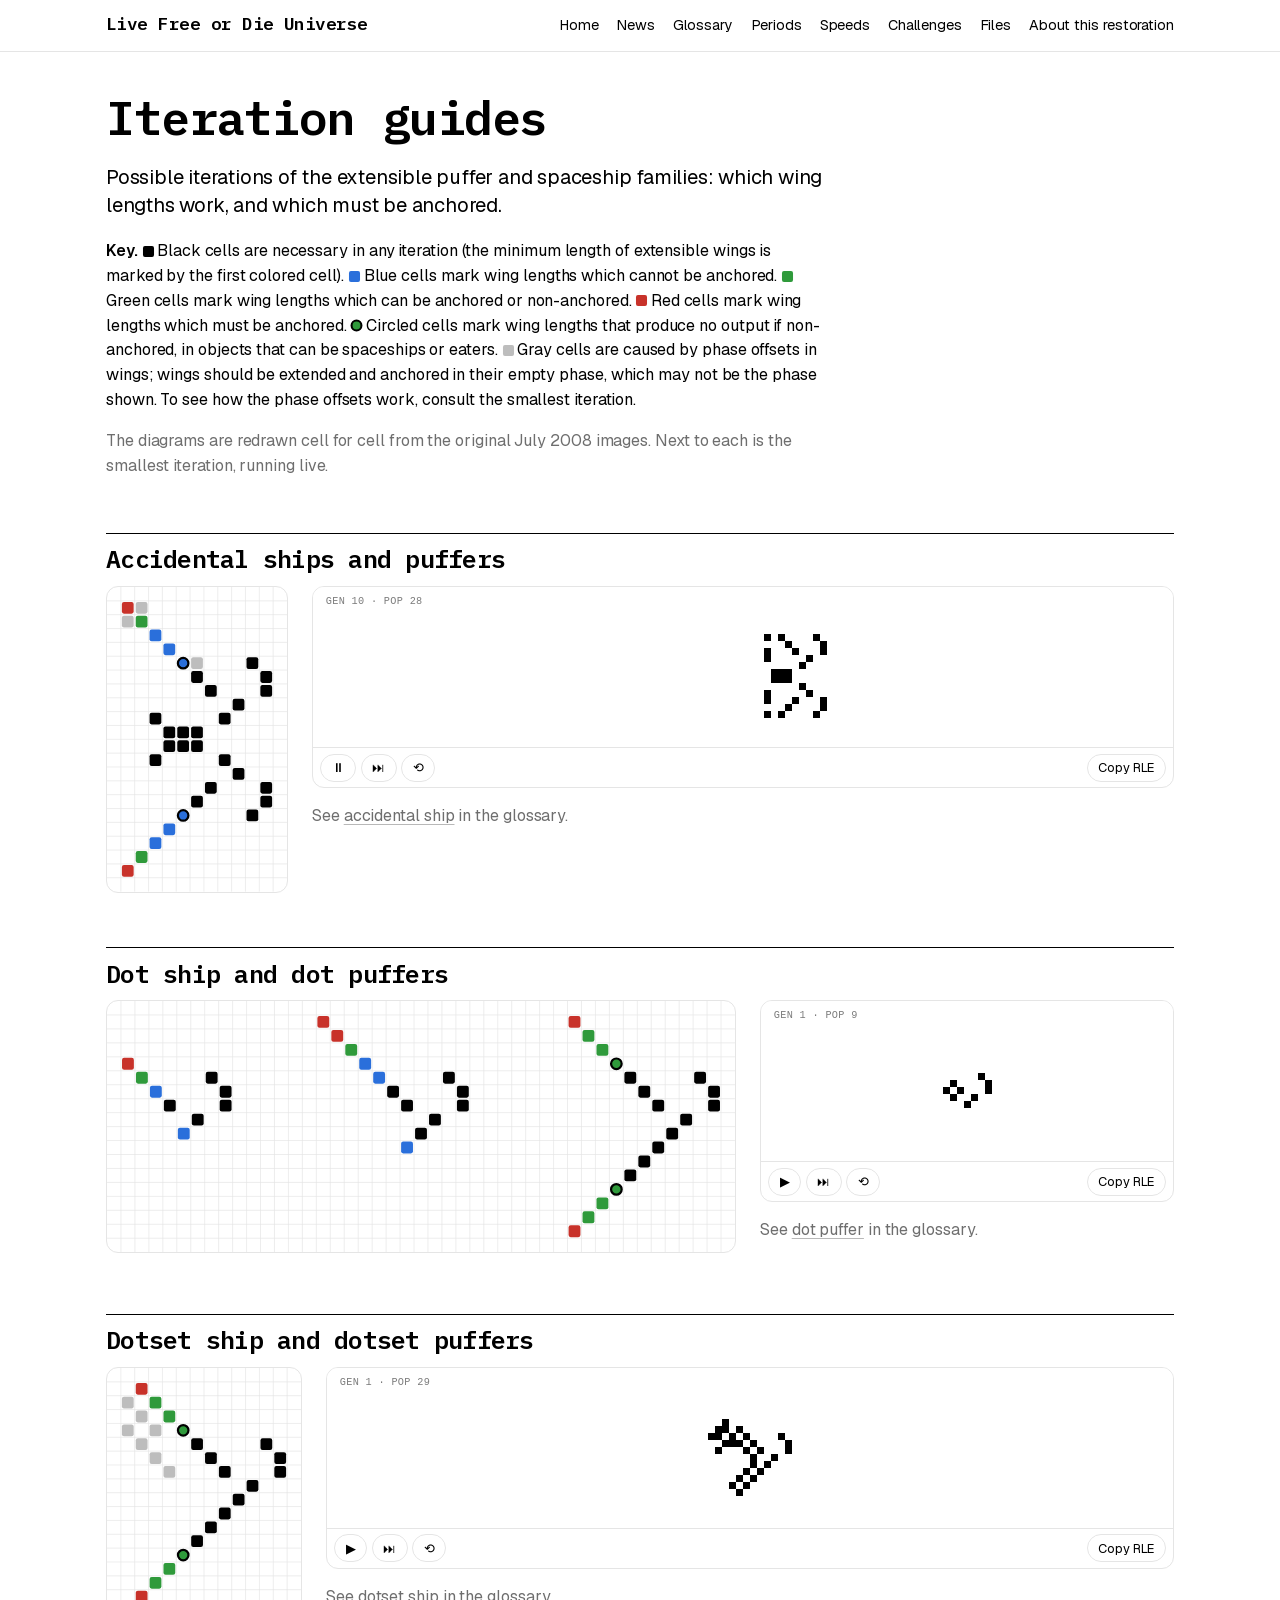
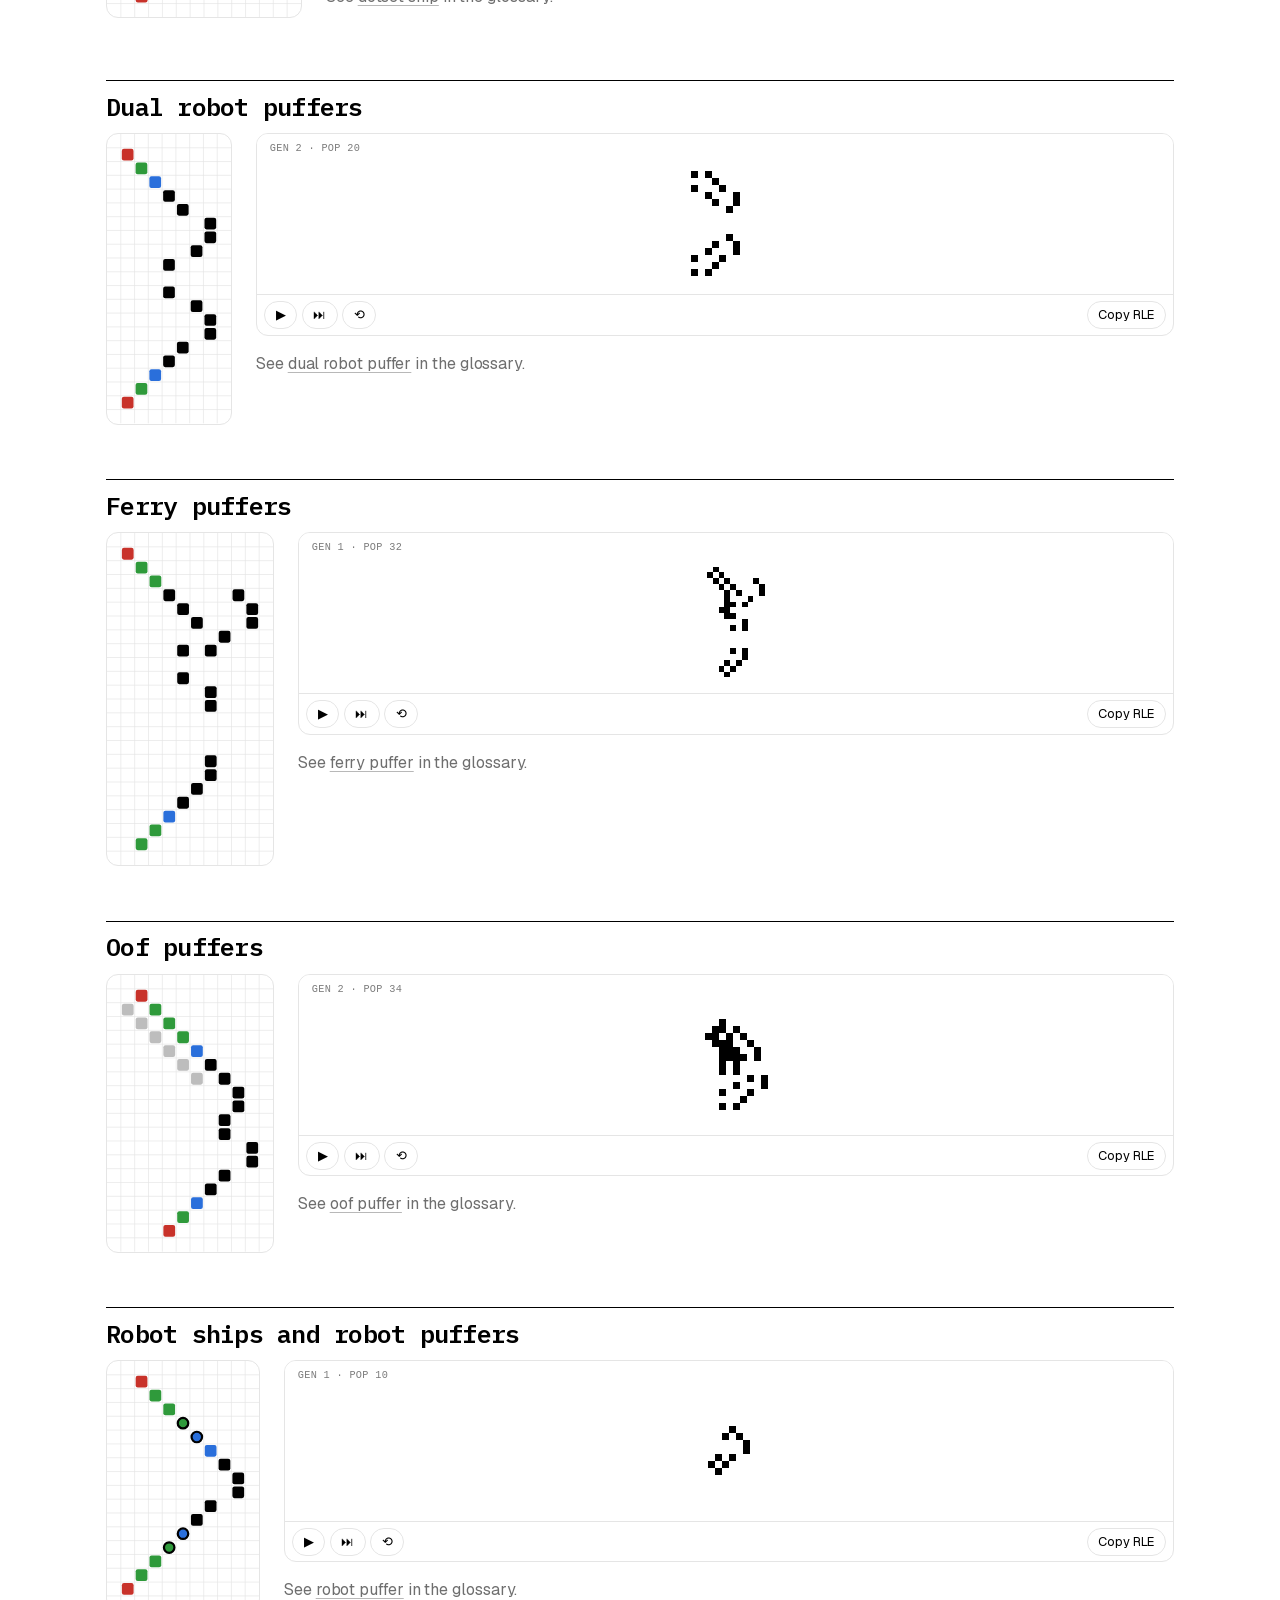
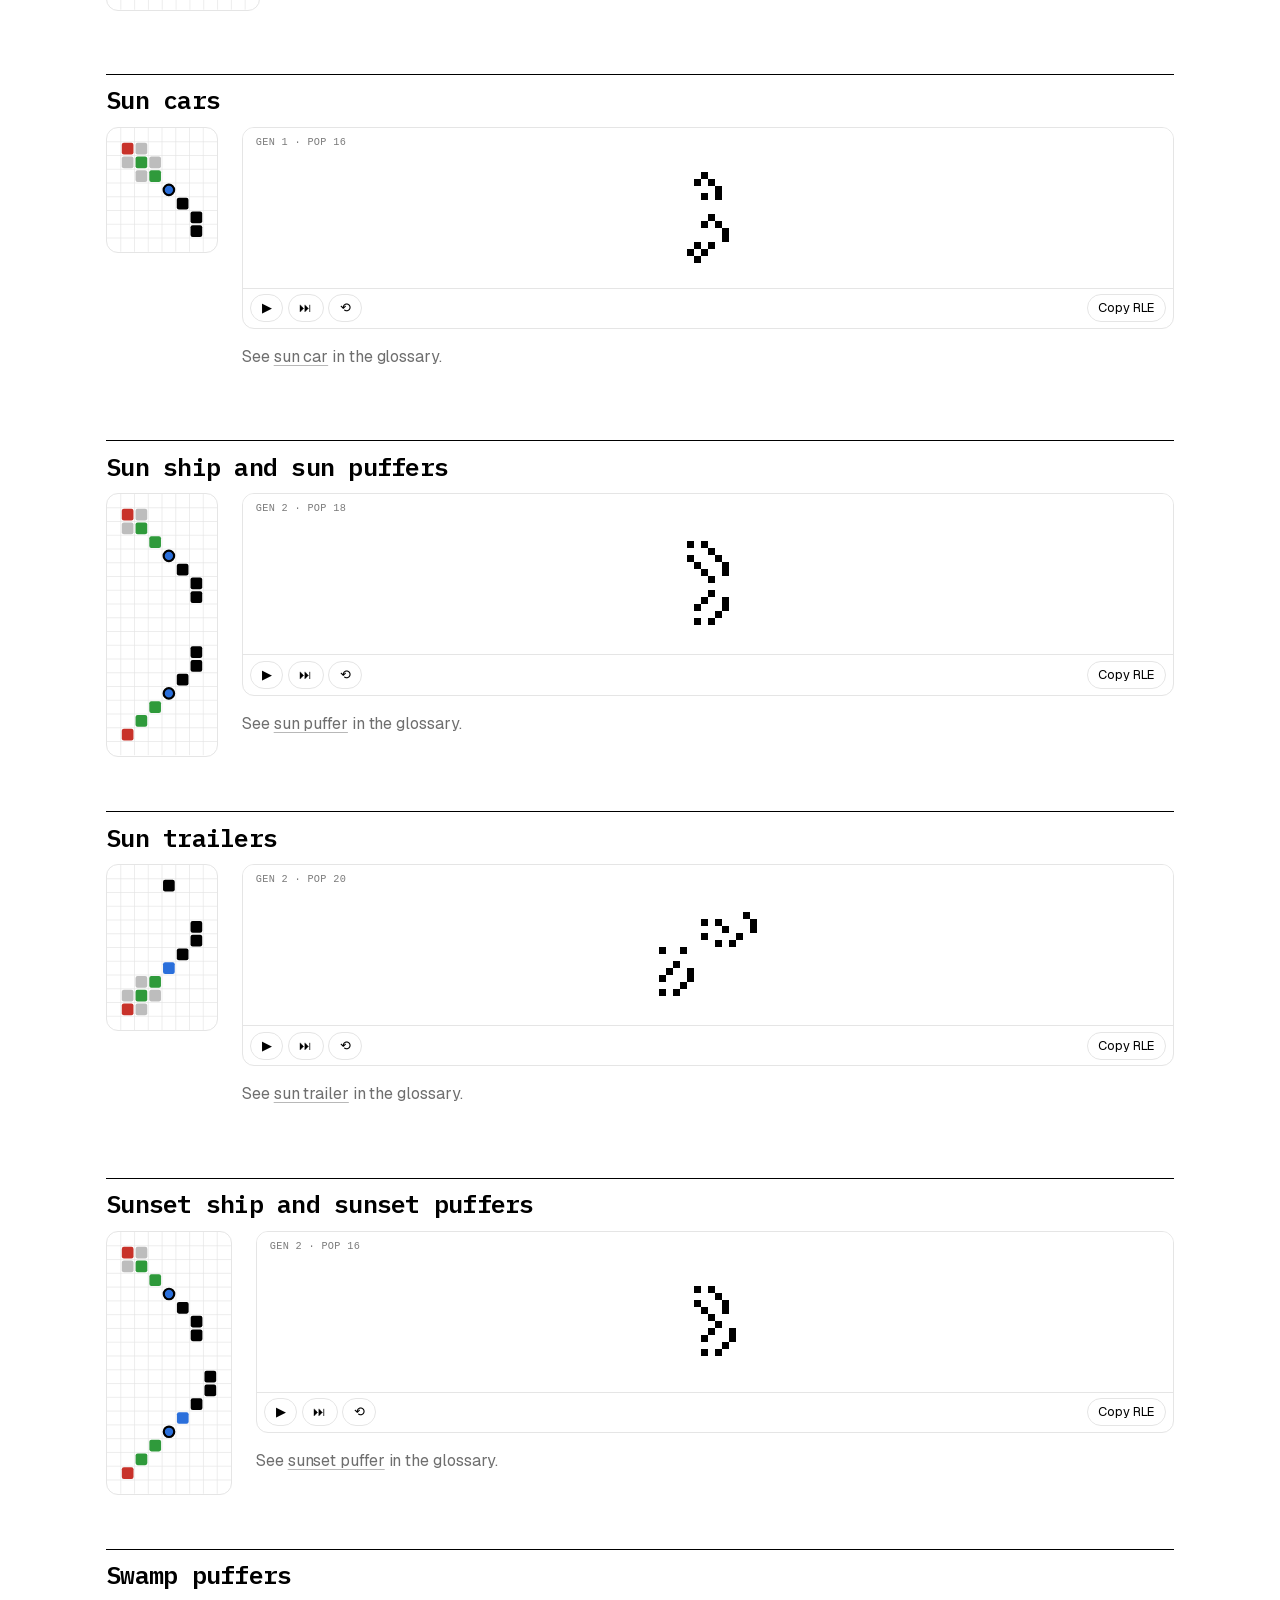
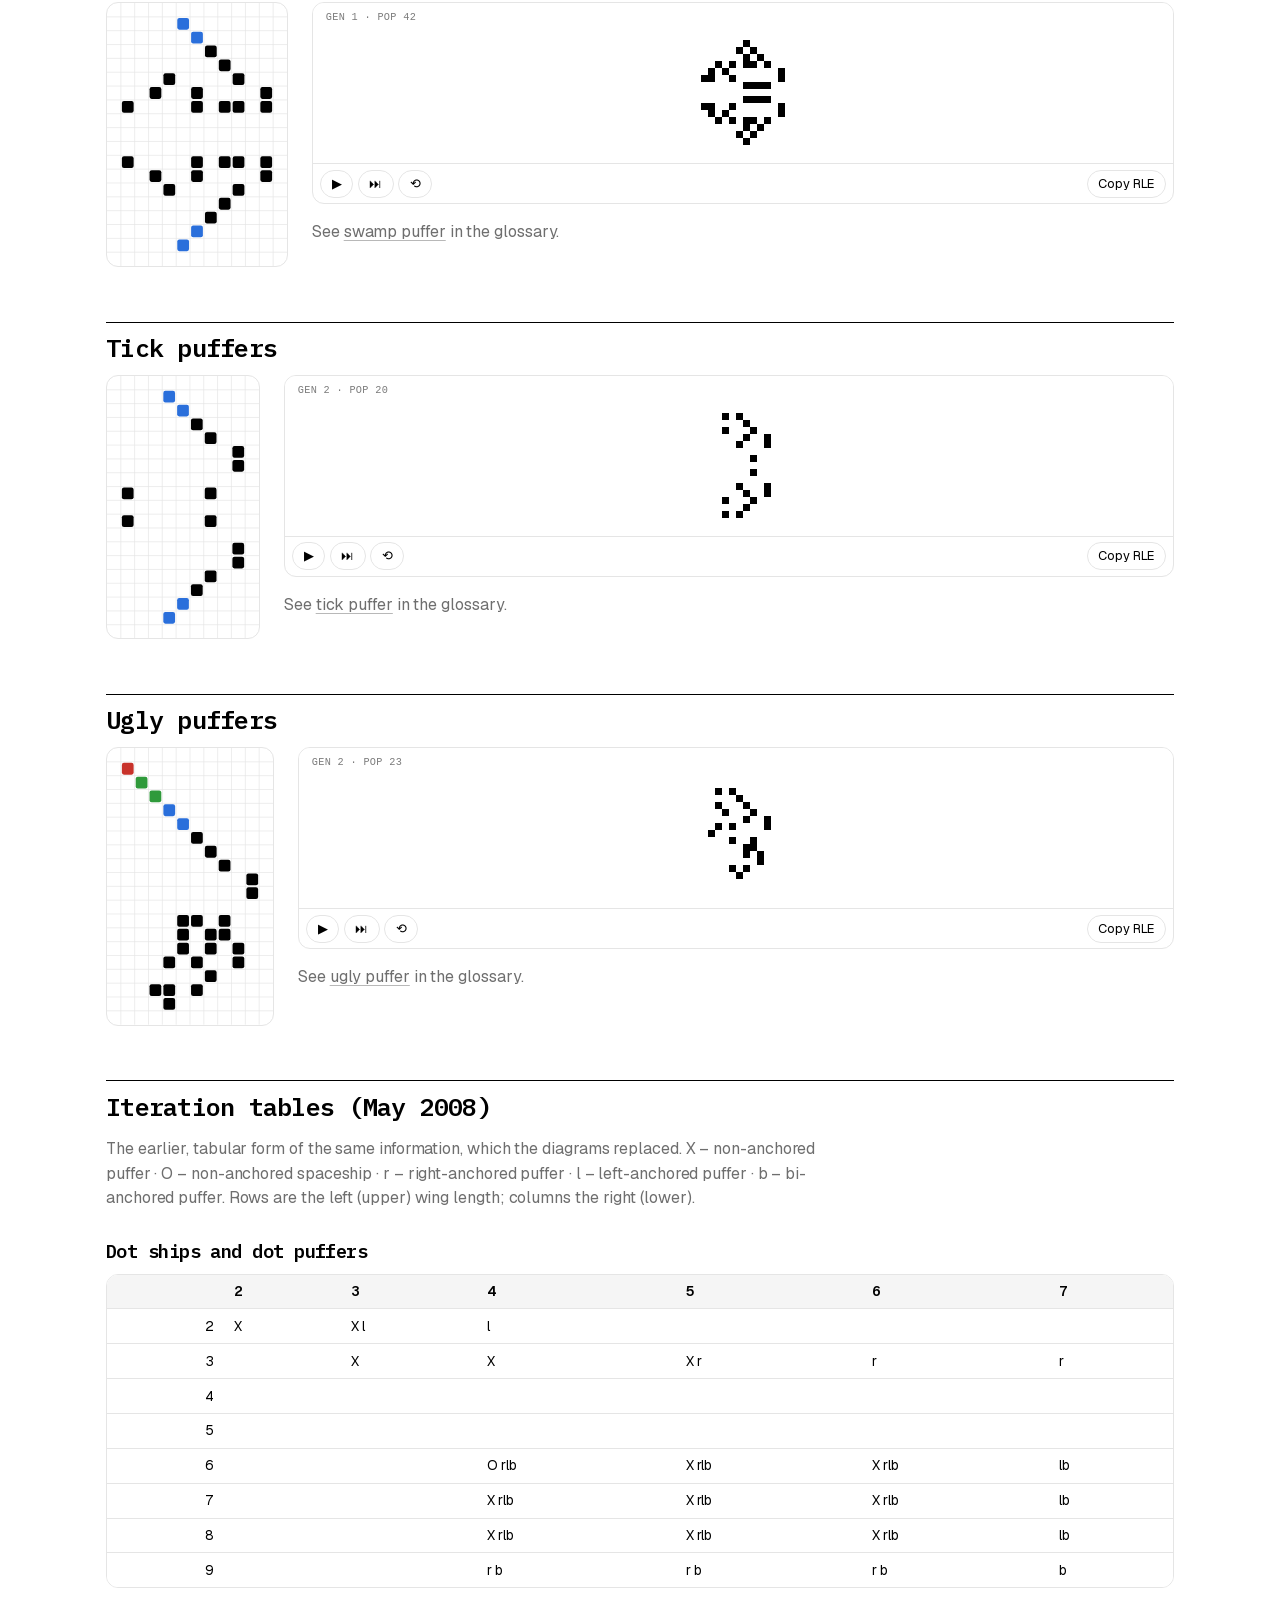
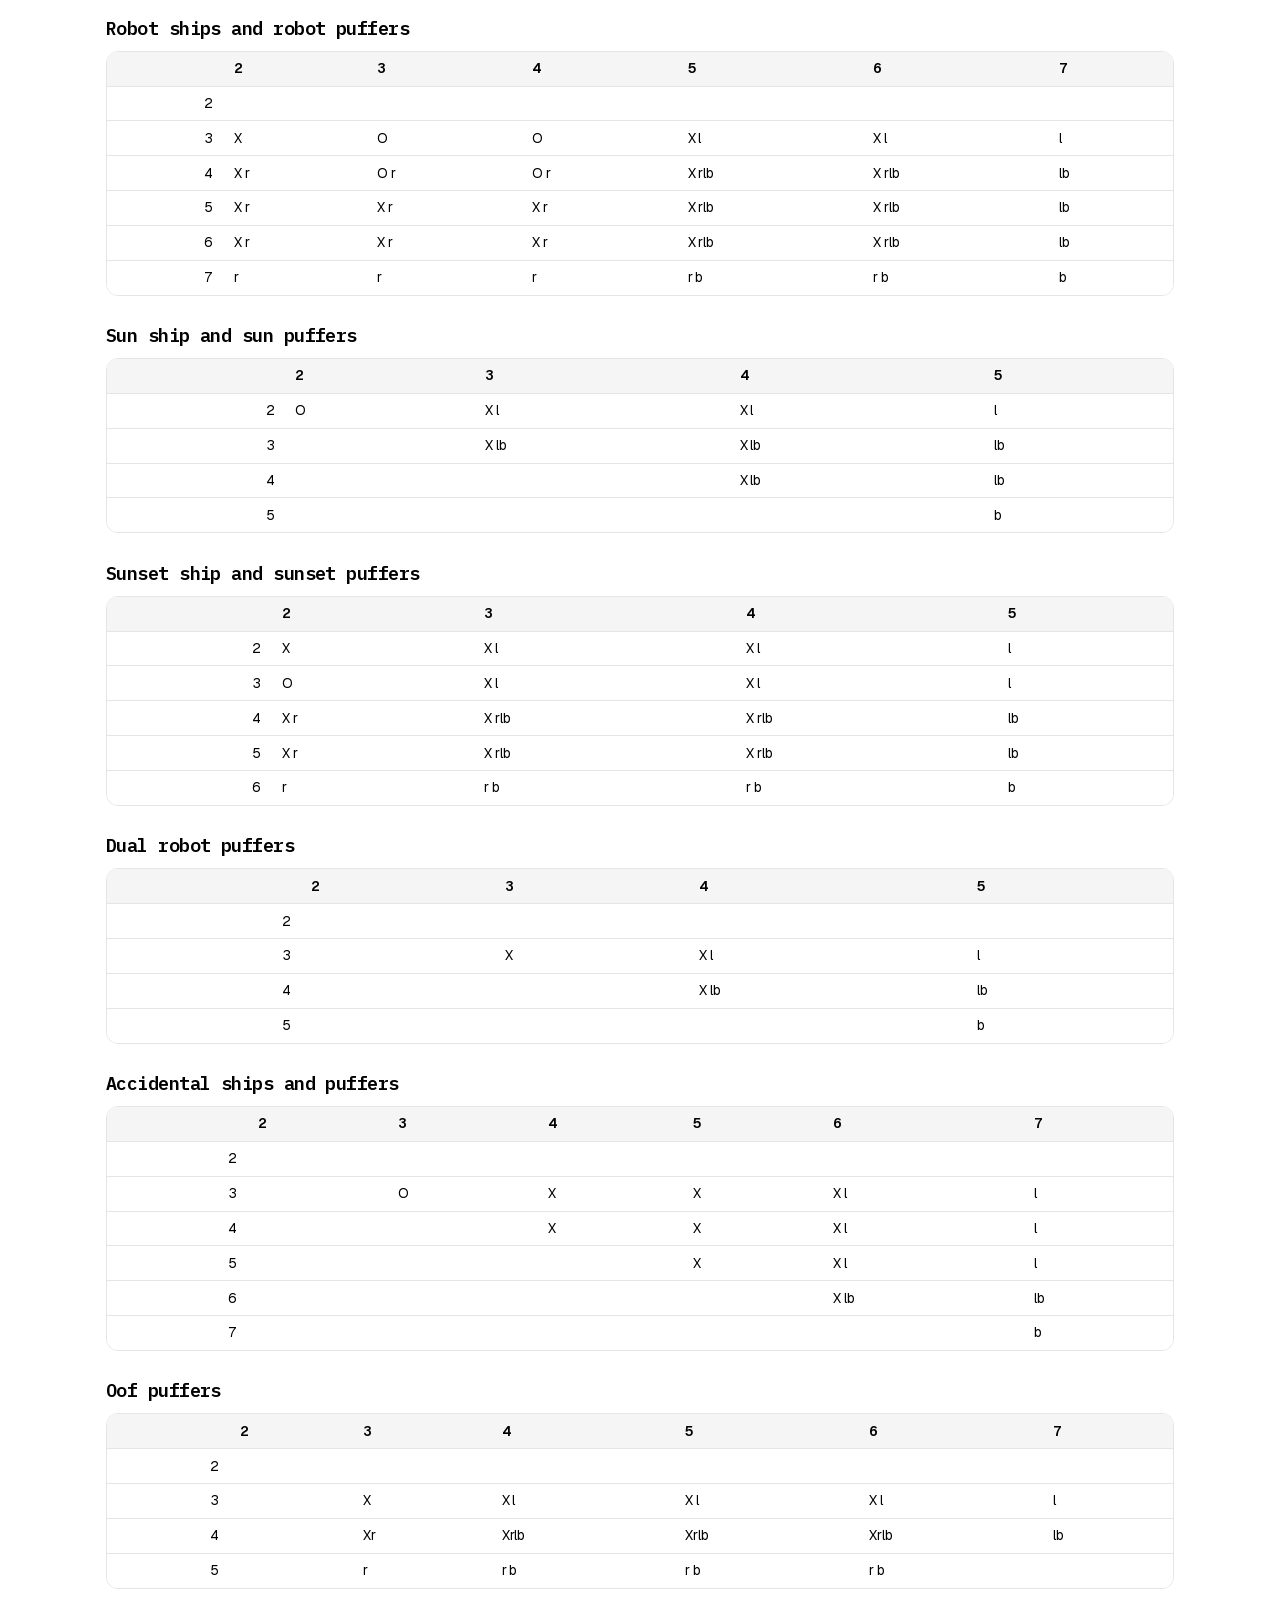
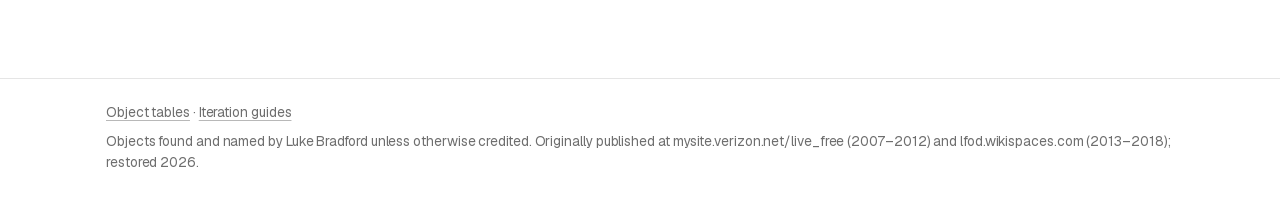
<file: docs/iterations.html>
<!doctype html>
<html lang="en">
<head>
<meta charset="utf-8">
<meta name="viewport" content="width=device-width, initial-scale=1">
<title>Iteration guides · Live Free or Die Universe</title>
<meta name="description" content="An exploration of the Live Free or Die (B2/S0) cellular automaton.">
<link rel="icon" href="img/icon.png">
<link rel="stylesheet" href="assets/style.css?v=671cdf43">
<script src="assets/lfod.js?v=671cdf43" defer></script>
</head>
<body>
<header class="site-header"><div class="inner">
<a class="brand" href="index.html">Live Free or Die Universe</a>
<nav class="main" aria-label="Main"><a href="index.html">Home</a><a href="news.html">News</a><a href="glossary.html">Glossary</a><a href="periods.html">Periods</a><a href="speeds.html">Speeds</a><a href="challenges.html">Challenges</a><a href="files.html">Files</a><a href="restoration.html">About this restoration</a></nav>
</div></header>
<main>
<h1>Iteration guides</h1>
<div class="prose">
<p class="lede">Possible iterations of the extensible puffer and spaceship families: which wing lengths work, and which must be anchored.</p>
<p><strong>Key.</strong> <svg class="swatch" viewBox="0 0 10 10" width="13" height="13" aria-hidden="true"><rect class="ic-black" x="0.75" y="0.75" width="8.5" height="8.5" rx="1.5"/></svg>Black cells are necessary in any iteration (the minimum length of extensible wings is marked by the first colored cell).
<svg class="swatch" viewBox="0 0 10 10" width="13" height="13" aria-hidden="true"><rect class="ic-blue" x="0.75" y="0.75" width="8.5" height="8.5" rx="1.5"/></svg>Blue cells mark wing lengths which cannot be anchored.
<svg class="swatch" viewBox="0 0 10 10" width="13" height="13" aria-hidden="true"><rect class="ic-green" x="0.75" y="0.75" width="8.5" height="8.5" rx="1.5"/></svg>Green cells mark wing lengths which can be anchored or non-anchored.
<svg class="swatch" viewBox="0 0 10 10" width="13" height="13" aria-hidden="true"><rect class="ic-red" x="0.75" y="0.75" width="8.5" height="8.5" rx="1.5"/></svg>Red cells mark wing lengths which must be anchored.
<svg class="swatch" viewBox="0 0 10 10" width="13" height="13" aria-hidden="true"><circle class="ic-green ic-ring" cx="5.0" cy="5.0" r="3.8"/></svg>Circled cells mark wing lengths that produce no output if non-anchored, in objects that can be spaceships or eaters.
<svg class="swatch" viewBox="0 0 10 10" width="13" height="13" aria-hidden="true"><rect class="ic-gray" x="0.75" y="0.75" width="8.5" height="8.5" rx="1.5"/></svg>Gray cells are caused by phase offsets in wings; wings should be extended and anchored in their empty phase, which may not be the phase shown.
To see how the phase offsets work, consult the smallest iteration.</p>
<p class="muted">The diagrams are redrawn cell for cell from the original July 2008 images. Next to each is the smallest iteration, running live.</p>
</div>
<h2 id="accidental-ships-and-puffers">Accidental ships and puffers</h2><div class="iter"><svg class="iter-svg" viewBox="0 0 130 220" width="182" height="308" role="img" aria-label="Iteration diagram for Accidental ships and puffers"><path class="grid" d="M10 0V220M20 0V220M30 0V220M40 0V220M50 0V220M60 0V220M70 0V220M80 0V220M90 0V220M100 0V220M110 0V220M120 0V220M0 10H130M0 20H130M0 30H130M0 40H130M0 50H130M0 60H130M0 70H130M0 80H130M0 90H130M0 100H130M0 110H130M0 120H130M0 130H130M0 140H130M0 150H130M0 160H130M0 170H130M0 180H130M0 190H130M0 200H130M0 210H130"/><rect class="ic-red" x="10.75" y="10.75" width="8.5" height="8.5" rx="1.5"/><rect class="ic-gray" x="20.75" y="10.75" width="8.5" height="8.5" rx="1.5"/><rect class="ic-gray" x="10.75" y="20.75" width="8.5" height="8.5" rx="1.5"/><rect class="ic-green" x="20.75" y="20.75" width="8.5" height="8.5" rx="1.5"/><rect class="ic-blue" x="30.75" y="30.75" width="8.5" height="8.5" rx="1.5"/><rect class="ic-blue" x="40.75" y="40.75" width="8.5" height="8.5" rx="1.5"/><circle class="ic-blue ic-ring" cx="55.0" cy="55.0" r="3.8"/><rect class="ic-gray" x="60.75" y="50.75" width="8.5" height="8.5" rx="1.5"/><rect class="ic-black" x="100.75" y="50.75" width="8.5" height="8.5" rx="1.5"/><rect class="ic-black" x="60.75" y="60.75" width="8.5" height="8.5" rx="1.5"/><rect class="ic-black" x="110.75" y="60.75" width="8.5" height="8.5" rx="1.5"/><rect class="ic-black" x="70.75" y="70.75" width="8.5" height="8.5" rx="1.5"/><rect class="ic-black" x="110.75" y="70.75" width="8.5" height="8.5" rx="1.5"/><rect class="ic-black" x="90.75" y="80.75" width="8.5" height="8.5" rx="1.5"/><rect class="ic-black" x="30.75" y="90.75" width="8.5" height="8.5" rx="1.5"/><rect class="ic-black" x="80.75" y="90.75" width="8.5" height="8.5" rx="1.5"/><rect class="ic-black" x="40.75" y="100.75" width="8.5" height="8.5" rx="1.5"/><rect class="ic-black" x="50.75" y="100.75" width="8.5" height="8.5" rx="1.5"/><rect class="ic-black" x="60.75" y="100.75" width="8.5" height="8.5" rx="1.5"/><rect class="ic-black" x="40.75" y="110.75" width="8.5" height="8.5" rx="1.5"/><rect class="ic-black" x="50.75" y="110.75" width="8.5" height="8.5" rx="1.5"/><rect class="ic-black" x="60.75" y="110.75" width="8.5" height="8.5" rx="1.5"/><rect class="ic-black" x="30.75" y="120.75" width="8.5" height="8.5" rx="1.5"/><rect class="ic-black" x="80.75" y="120.75" width="8.5" height="8.5" rx="1.5"/><rect class="ic-black" x="90.75" y="130.75" width="8.5" height="8.5" rx="1.5"/><rect class="ic-black" x="70.75" y="140.75" width="8.5" height="8.5" rx="1.5"/><rect class="ic-black" x="110.75" y="140.75" width="8.5" height="8.5" rx="1.5"/><rect class="ic-black" x="60.75" y="150.75" width="8.5" height="8.5" rx="1.5"/><rect class="ic-black" x="110.75" y="150.75" width="8.5" height="8.5" rx="1.5"/><circle class="ic-blue ic-ring" cx="55.0" cy="165.0" r="3.8"/><rect class="ic-black" x="100.75" y="160.75" width="8.5" height="8.5" rx="1.5"/><rect class="ic-blue" x="40.75" y="170.75" width="8.5" height="8.5" rx="1.5"/><rect class="ic-blue" x="30.75" y="180.75" width="8.5" height="8.5" rx="1.5"/><rect class="ic-green" x="20.75" y="190.75" width="8.5" height="8.5" rx="1.5"/><rect class="ic-red" x="10.75" y="200.75" width="8.5" height="8.5" rx="1.5"/></svg><div><div class="pattern" data-rle="x = 13, y = 12, rule = s0/b2
6bo4bo$o6bo4bo$8bo3bo$o9bo$4bo4bo$5b3o$5b3o$4bo4bo$o9bo$8bo3bo$o6bo4bo$6bo4bo!" data-label="accidental ship" data-height="160" data-speed="8" data-loop="80" data-moves="true"></div><p class="muted">See <a href="glossary.html#accidental-ship">accidental ship</a> in the glossary.</p></div></div>
<h2 id="dot-ship-and-dot-puffers">Dot ship and dot puffers</h2><div class="iter"><svg class="iter-svg" viewBox="0 0 450 180" width="630" height="252" role="img" aria-label="Iteration diagram for Dot ship and dot puffers"><path class="grid" d="M10 0V180M20 0V180M30 0V180M40 0V180M50 0V180M60 0V180M70 0V180M80 0V180M90 0V180M100 0V180M110 0V180M120 0V180M130 0V180M140 0V180M150 0V180M160 0V180M170 0V180M180 0V180M190 0V180M200 0V180M210 0V180M220 0V180M230 0V180M240 0V180M250 0V180M260 0V180M270 0V180M280 0V180M290 0V180M300 0V180M310 0V180M320 0V180M330 0V180M340 0V180M350 0V180M360 0V180M370 0V180M380 0V180M390 0V180M400 0V180M410 0V180M420 0V180M430 0V180M440 0V180M0 10H450M0 20H450M0 30H450M0 40H450M0 50H450M0 60H450M0 70H450M0 80H450M0 90H450M0 100H450M0 110H450M0 120H450M0 130H450M0 140H450M0 150H450M0 160H450M0 170H450"/><rect class="ic-red" x="150.75" y="10.75" width="8.5" height="8.5" rx="1.5"/><rect class="ic-red" x="330.75" y="10.75" width="8.5" height="8.5" rx="1.5"/><rect class="ic-red" x="160.75" y="20.75" width="8.5" height="8.5" rx="1.5"/><rect class="ic-green" x="340.75" y="20.75" width="8.5" height="8.5" rx="1.5"/><rect class="ic-green" x="170.75" y="30.75" width="8.5" height="8.5" rx="1.5"/><rect class="ic-green" x="350.75" y="30.75" width="8.5" height="8.5" rx="1.5"/><rect class="ic-red" x="10.75" y="40.75" width="8.5" height="8.5" rx="1.5"/><rect class="ic-blue" x="180.75" y="40.75" width="8.5" height="8.5" rx="1.5"/><circle class="ic-green ic-ring" cx="365.0" cy="45.0" r="3.8"/><rect class="ic-green" x="20.75" y="50.75" width="8.5" height="8.5" rx="1.5"/><rect class="ic-black" x="70.75" y="50.75" width="8.5" height="8.5" rx="1.5"/><rect class="ic-blue" x="190.75" y="50.75" width="8.5" height="8.5" rx="1.5"/><rect class="ic-black" x="240.75" y="50.75" width="8.5" height="8.5" rx="1.5"/><rect class="ic-black" x="370.75" y="50.75" width="8.5" height="8.5" rx="1.5"/><rect class="ic-black" x="420.75" y="50.75" width="8.5" height="8.5" rx="1.5"/><rect class="ic-blue" x="30.75" y="60.75" width="8.5" height="8.5" rx="1.5"/><rect class="ic-black" x="80.75" y="60.75" width="8.5" height="8.5" rx="1.5"/><rect class="ic-black" x="200.75" y="60.75" width="8.5" height="8.5" rx="1.5"/><rect class="ic-black" x="250.75" y="60.75" width="8.5" height="8.5" rx="1.5"/><rect class="ic-black" x="380.75" y="60.75" width="8.5" height="8.5" rx="1.5"/><rect class="ic-black" x="430.75" y="60.75" width="8.5" height="8.5" rx="1.5"/><rect class="ic-black" x="40.75" y="70.75" width="8.5" height="8.5" rx="1.5"/><rect class="ic-black" x="80.75" y="70.75" width="8.5" height="8.5" rx="1.5"/><rect class="ic-black" x="210.75" y="70.75" width="8.5" height="8.5" rx="1.5"/><rect class="ic-black" x="250.75" y="70.75" width="8.5" height="8.5" rx="1.5"/><rect class="ic-black" x="390.75" y="70.75" width="8.5" height="8.5" rx="1.5"/><rect class="ic-black" x="430.75" y="70.75" width="8.5" height="8.5" rx="1.5"/><rect class="ic-black" x="60.75" y="80.75" width="8.5" height="8.5" rx="1.5"/><rect class="ic-black" x="230.75" y="80.75" width="8.5" height="8.5" rx="1.5"/><rect class="ic-black" x="410.75" y="80.75" width="8.5" height="8.5" rx="1.5"/><rect class="ic-blue" x="50.75" y="90.75" width="8.5" height="8.5" rx="1.5"/><rect class="ic-black" x="220.75" y="90.75" width="8.5" height="8.5" rx="1.5"/><rect class="ic-black" x="400.75" y="90.75" width="8.5" height="8.5" rx="1.5"/><rect class="ic-blue" x="210.75" y="100.75" width="8.5" height="8.5" rx="1.5"/><rect class="ic-black" x="390.75" y="100.75" width="8.5" height="8.5" rx="1.5"/><rect class="ic-black" x="380.75" y="110.75" width="8.5" height="8.5" rx="1.5"/><rect class="ic-black" x="370.75" y="120.75" width="8.5" height="8.5" rx="1.5"/><circle class="ic-green ic-ring" cx="365.0" cy="135.0" r="3.8"/><rect class="ic-green" x="350.75" y="140.75" width="8.5" height="8.5" rx="1.5"/><rect class="ic-green" x="340.75" y="150.75" width="8.5" height="8.5" rx="1.5"/><rect class="ic-red" x="330.75" y="160.75" width="8.5" height="8.5" rx="1.5"/></svg><div><div class="pattern" data-rle="x = 6, y = 5, rule = s0/b2
4bo$o4bo$bo3bo$3bo$2bo!" data-label="dot puffer" data-height="160" data-speed="8" data-loop="80" data-moves="true"></div><p class="muted">See <a href="glossary.html#dot-puffer">dot puffer</a> in the glossary.</p></div></div>
<h2 id="dotset-ship-and-dotset-puffers">Dotset ship and dotset puffers</h2><div class="iter"><svg class="iter-svg" viewBox="0 0 140 180" width="196" height="252" role="img" aria-label="Iteration diagram for Dotset ship and dotset puffers"><path class="grid" d="M10 0V180M20 0V180M30 0V180M40 0V180M50 0V180M60 0V180M70 0V180M80 0V180M90 0V180M100 0V180M110 0V180M120 0V180M130 0V180M0 10H140M0 20H140M0 30H140M0 40H140M0 50H140M0 60H140M0 70H140M0 80H140M0 90H140M0 100H140M0 110H140M0 120H140M0 130H140M0 140H140M0 150H140M0 160H140M0 170H140"/><rect class="ic-red" x="20.75" y="10.75" width="8.5" height="8.5" rx="1.5"/><rect class="ic-gray" x="10.75" y="20.75" width="8.5" height="8.5" rx="1.5"/><rect class="ic-green" x="30.75" y="20.75" width="8.5" height="8.5" rx="1.5"/><rect class="ic-gray" x="20.75" y="30.75" width="8.5" height="8.5" rx="1.5"/><rect class="ic-green" x="40.75" y="30.75" width="8.5" height="8.5" rx="1.5"/><rect class="ic-gray" x="10.75" y="40.75" width="8.5" height="8.5" rx="1.5"/><rect class="ic-gray" x="30.75" y="40.75" width="8.5" height="8.5" rx="1.5"/><circle class="ic-green ic-ring" cx="55.0" cy="45.0" r="3.8"/><rect class="ic-gray" x="20.75" y="50.75" width="8.5" height="8.5" rx="1.5"/><rect class="ic-black" x="60.75" y="50.75" width="8.5" height="8.5" rx="1.5"/><rect class="ic-black" x="110.75" y="50.75" width="8.5" height="8.5" rx="1.5"/><rect class="ic-gray" x="30.75" y="60.75" width="8.5" height="8.5" rx="1.5"/><rect class="ic-black" x="70.75" y="60.75" width="8.5" height="8.5" rx="1.5"/><rect class="ic-black" x="120.75" y="60.75" width="8.5" height="8.5" rx="1.5"/><rect class="ic-gray" x="40.75" y="70.75" width="8.5" height="8.5" rx="1.5"/><rect class="ic-black" x="80.75" y="70.75" width="8.5" height="8.5" rx="1.5"/><rect class="ic-black" x="120.75" y="70.75" width="8.5" height="8.5" rx="1.5"/><rect class="ic-black" x="100.75" y="80.75" width="8.5" height="8.5" rx="1.5"/><rect class="ic-black" x="90.75" y="90.75" width="8.5" height="8.5" rx="1.5"/><rect class="ic-black" x="80.75" y="100.75" width="8.5" height="8.5" rx="1.5"/><rect class="ic-black" x="70.75" y="110.75" width="8.5" height="8.5" rx="1.5"/><rect class="ic-black" x="60.75" y="120.75" width="8.5" height="8.5" rx="1.5"/><circle class="ic-green ic-ring" cx="55.0" cy="135.0" r="3.8"/><rect class="ic-green" x="40.75" y="140.75" width="8.5" height="8.5" rx="1.5"/><rect class="ic-green" x="30.75" y="150.75" width="8.5" height="8.5" rx="1.5"/><rect class="ic-red" x="20.75" y="160.75" width="8.5" height="8.5" rx="1.5"/></svg><div><div class="pattern" data-rle="x = 10, y = 10, rule = s0/b2
obo$3bo4bo$o3bo4bo$bo3bo3bo$7bo$6bo$5bo$4bo$3bo$2bo!" data-label="dotset ship" data-height="160" data-speed="8" data-loop="80" data-moves="true"></div><p class="muted">See <a href="glossary.html#dotset-ship">dotset ship</a> in the glossary.</p></div></div>
<h2 id="dual-robot-puffers">Dual robot puffers</h2><div class="iter"><svg class="iter-svg" viewBox="0 0 90 210" width="126" height="294" role="img" aria-label="Iteration diagram for Dual robot puffers"><path class="grid" d="M10 0V210M20 0V210M30 0V210M40 0V210M50 0V210M60 0V210M70 0V210M80 0V210M0 10H90M0 20H90M0 30H90M0 40H90M0 50H90M0 60H90M0 70H90M0 80H90M0 90H90M0 100H90M0 110H90M0 120H90M0 130H90M0 140H90M0 150H90M0 160H90M0 170H90M0 180H90M0 190H90M0 200H90"/><rect class="ic-red" x="10.75" y="10.75" width="8.5" height="8.5" rx="1.5"/><rect class="ic-green" x="20.75" y="20.75" width="8.5" height="8.5" rx="1.5"/><rect class="ic-blue" x="30.75" y="30.75" width="8.5" height="8.5" rx="1.5"/><rect class="ic-black" x="40.75" y="40.75" width="8.5" height="8.5" rx="1.5"/><rect class="ic-black" x="50.75" y="50.75" width="8.5" height="8.5" rx="1.5"/><rect class="ic-black" x="70.75" y="60.75" width="8.5" height="8.5" rx="1.5"/><rect class="ic-black" x="70.75" y="70.75" width="8.5" height="8.5" rx="1.5"/><rect class="ic-black" x="60.75" y="80.75" width="8.5" height="8.5" rx="1.5"/><rect class="ic-black" x="40.75" y="90.75" width="8.5" height="8.5" rx="1.5"/><rect class="ic-black" x="40.75" y="110.75" width="8.5" height="8.5" rx="1.5"/><rect class="ic-black" x="60.75" y="120.75" width="8.5" height="8.5" rx="1.5"/><rect class="ic-black" x="70.75" y="130.75" width="8.5" height="8.5" rx="1.5"/><rect class="ic-black" x="70.75" y="140.75" width="8.5" height="8.5" rx="1.5"/><rect class="ic-black" x="50.75" y="150.75" width="8.5" height="8.5" rx="1.5"/><rect class="ic-black" x="40.75" y="160.75" width="8.5" height="8.5" rx="1.5"/><rect class="ic-blue" x="30.75" y="170.75" width="8.5" height="8.5" rx="1.5"/><rect class="ic-green" x="20.75" y="180.75" width="8.5" height="8.5" rx="1.5"/><rect class="ic-red" x="10.75" y="190.75" width="8.5" height="8.5" rx="1.5"/></svg><div><div class="pattern" data-rle="x = 5, y = 15, rule = s0/b2
o$bo$2bo$4bo$4bo$3bo$bo2$bo$3bo$4bo$4bo$2bo$bo$o!" data-label="dual robot puffer" data-height="160" data-speed="8" data-loop="80" data-moves="true"></div><p class="muted">See <a href="glossary.html#dual-robot-puffer">dual robot puffer</a> in the glossary.</p></div></div>
<h2 id="ferry-puffers">Ferry puffers</h2><div class="iter"><svg class="iter-svg" viewBox="0 0 120 240" width="168" height="336" role="img" aria-label="Iteration diagram for Ferry puffers"><path class="grid" d="M10 0V240M20 0V240M30 0V240M40 0V240M50 0V240M60 0V240M70 0V240M80 0V240M90 0V240M100 0V240M110 0V240M0 10H120M0 20H120M0 30H120M0 40H120M0 50H120M0 60H120M0 70H120M0 80H120M0 90H120M0 100H120M0 110H120M0 120H120M0 130H120M0 140H120M0 150H120M0 160H120M0 170H120M0 180H120M0 190H120M0 200H120M0 210H120M0 220H120M0 230H120"/><rect class="ic-red" x="10.75" y="10.75" width="8.5" height="8.5" rx="1.5"/><rect class="ic-green" x="20.75" y="20.75" width="8.5" height="8.5" rx="1.5"/><rect class="ic-green" x="30.75" y="30.75" width="8.5" height="8.5" rx="1.5"/><rect class="ic-black" x="40.75" y="40.75" width="8.5" height="8.5" rx="1.5"/><rect class="ic-black" x="90.75" y="40.75" width="8.5" height="8.5" rx="1.5"/><rect class="ic-black" x="50.75" y="50.75" width="8.5" height="8.5" rx="1.5"/><rect class="ic-black" x="100.75" y="50.75" width="8.5" height="8.5" rx="1.5"/><rect class="ic-black" x="60.75" y="60.75" width="8.5" height="8.5" rx="1.5"/><rect class="ic-black" x="100.75" y="60.75" width="8.5" height="8.5" rx="1.5"/><rect class="ic-black" x="80.75" y="70.75" width="8.5" height="8.5" rx="1.5"/><rect class="ic-black" x="50.75" y="80.75" width="8.5" height="8.5" rx="1.5"/><rect class="ic-black" x="70.75" y="80.75" width="8.5" height="8.5" rx="1.5"/><rect class="ic-black" x="50.75" y="100.75" width="8.5" height="8.5" rx="1.5"/><rect class="ic-black" x="70.75" y="110.75" width="8.5" height="8.5" rx="1.5"/><rect class="ic-black" x="70.75" y="120.75" width="8.5" height="8.5" rx="1.5"/><rect class="ic-black" x="70.75" y="160.75" width="8.5" height="8.5" rx="1.5"/><rect class="ic-black" x="70.75" y="170.75" width="8.5" height="8.5" rx="1.5"/><rect class="ic-black" x="60.75" y="180.75" width="8.5" height="8.5" rx="1.5"/><rect class="ic-black" x="50.75" y="190.75" width="8.5" height="8.5" rx="1.5"/><rect class="ic-blue" x="40.75" y="200.75" width="8.5" height="8.5" rx="1.5"/><rect class="ic-green" x="30.75" y="210.75" width="8.5" height="8.5" rx="1.5"/><rect class="ic-green" x="20.75" y="220.75" width="8.5" height="8.5" rx="1.5"/></svg><div><div class="pattern" data-rle="x = 9, y = 19, rule = s0/b2
o$bo$2bo4bo$3bo4bo$4bo3bo$6bo$3bobo2$3bo$5bo$5bo4$5bo$5bo$4bo$3bo$2bo!" data-label="ferry puffer" data-height="160" data-speed="8" data-loop="80" data-moves="true"></div><p class="muted">See <a href="glossary.html#ferry-puffer">ferry puffer</a> in the glossary.</p></div></div>
<h2 id="oof-puffers">Oof puffers</h2><div class="iter"><svg class="iter-svg" viewBox="0 0 120 200" width="168" height="280" role="img" aria-label="Iteration diagram for Oof puffers"><path class="grid" d="M10 0V200M20 0V200M30 0V200M40 0V200M50 0V200M60 0V200M70 0V200M80 0V200M90 0V200M100 0V200M110 0V200M0 10H120M0 20H120M0 30H120M0 40H120M0 50H120M0 60H120M0 70H120M0 80H120M0 90H120M0 100H120M0 110H120M0 120H120M0 130H120M0 140H120M0 150H120M0 160H120M0 170H120M0 180H120M0 190H120"/><rect class="ic-red" x="20.75" y="10.75" width="8.5" height="8.5" rx="1.5"/><rect class="ic-gray" x="10.75" y="20.75" width="8.5" height="8.5" rx="1.5"/><rect class="ic-green" x="30.75" y="20.75" width="8.5" height="8.5" rx="1.5"/><rect class="ic-gray" x="20.75" y="30.75" width="8.5" height="8.5" rx="1.5"/><rect class="ic-green" x="40.75" y="30.75" width="8.5" height="8.5" rx="1.5"/><rect class="ic-gray" x="30.75" y="40.75" width="8.5" height="8.5" rx="1.5"/><rect class="ic-green" x="50.75" y="40.75" width="8.5" height="8.5" rx="1.5"/><rect class="ic-gray" x="40.75" y="50.75" width="8.5" height="8.5" rx="1.5"/><rect class="ic-blue" x="60.75" y="50.75" width="8.5" height="8.5" rx="1.5"/><rect class="ic-gray" x="50.75" y="60.75" width="8.5" height="8.5" rx="1.5"/><rect class="ic-black" x="70.75" y="60.75" width="8.5" height="8.5" rx="1.5"/><rect class="ic-gray" x="60.75" y="70.75" width="8.5" height="8.5" rx="1.5"/><rect class="ic-black" x="80.75" y="70.75" width="8.5" height="8.5" rx="1.5"/><rect class="ic-black" x="90.75" y="80.75" width="8.5" height="8.5" rx="1.5"/><rect class="ic-black" x="90.75" y="90.75" width="8.5" height="8.5" rx="1.5"/><rect class="ic-black" x="80.75" y="100.75" width="8.5" height="8.5" rx="1.5"/><rect class="ic-black" x="80.75" y="110.75" width="8.5" height="8.5" rx="1.5"/><rect class="ic-black" x="100.75" y="120.75" width="8.5" height="8.5" rx="1.5"/><rect class="ic-black" x="100.75" y="130.75" width="8.5" height="8.5" rx="1.5"/><rect class="ic-black" x="80.75" y="140.75" width="8.5" height="8.5" rx="1.5"/><rect class="ic-black" x="70.75" y="150.75" width="8.5" height="8.5" rx="1.5"/><rect class="ic-blue" x="60.75" y="160.75" width="8.5" height="8.5" rx="1.5"/><rect class="ic-green" x="50.75" y="170.75" width="8.5" height="8.5" rx="1.5"/><rect class="ic-red" x="40.75" y="180.75" width="8.5" height="8.5" rx="1.5"/></svg><div><div class="pattern" data-rle="x = 6, y = 12, rule = s0/b2
bo$obo$bobo$4bo$4bo$3bo$3bo$5bo$5bo$3bo$2bo$bo!" data-label="oof puffer" data-height="160" data-speed="8" data-loop="80" data-moves="true"></div><p class="muted">See <a href="glossary.html#oof-puffer">oof puffer</a> in the glossary.</p></div></div>
<h2 id="robot-ships-and-robot-puffers">Robot ships and robot puffers</h2><div class="iter"><svg class="iter-svg" viewBox="0 0 110 180" width="154" height="252" role="img" aria-label="Iteration diagram for Robot ships and robot puffers"><path class="grid" d="M10 0V180M20 0V180M30 0V180M40 0V180M50 0V180M60 0V180M70 0V180M80 0V180M90 0V180M100 0V180M0 10H110M0 20H110M0 30H110M0 40H110M0 50H110M0 60H110M0 70H110M0 80H110M0 90H110M0 100H110M0 110H110M0 120H110M0 130H110M0 140H110M0 150H110M0 160H110M0 170H110"/><rect class="ic-red" x="20.75" y="10.75" width="8.5" height="8.5" rx="1.5"/><rect class="ic-green" x="30.75" y="20.75" width="8.5" height="8.5" rx="1.5"/><rect class="ic-green" x="40.75" y="30.75" width="8.5" height="8.5" rx="1.5"/><circle class="ic-green ic-ring" cx="55.0" cy="45.0" r="3.8"/><circle class="ic-blue ic-ring" cx="65.0" cy="55.0" r="3.8"/><rect class="ic-blue" x="70.75" y="60.75" width="8.5" height="8.5" rx="1.5"/><rect class="ic-black" x="80.75" y="70.75" width="8.5" height="8.5" rx="1.5"/><rect class="ic-black" x="90.75" y="80.75" width="8.5" height="8.5" rx="1.5"/><rect class="ic-black" x="90.75" y="90.75" width="8.5" height="8.5" rx="1.5"/><rect class="ic-black" x="70.75" y="100.75" width="8.5" height="8.5" rx="1.5"/><rect class="ic-black" x="60.75" y="110.75" width="8.5" height="8.5" rx="1.5"/><circle class="ic-blue ic-ring" cx="55.0" cy="125.0" r="3.8"/><circle class="ic-green ic-ring" cx="45.0" cy="135.0" r="3.8"/><rect class="ic-green" x="30.75" y="140.75" width="8.5" height="8.5" rx="1.5"/><rect class="ic-green" x="20.75" y="150.75" width="8.5" height="8.5" rx="1.5"/><rect class="ic-red" x="10.75" y="160.75" width="8.5" height="8.5" rx="1.5"/></svg><div><div class="pattern" data-rle="x = 5, y = 7, rule = s0/b2
2bo$3bo$4bo$4bo$2bo$bo$o!" data-label="robot puffer" data-height="160" data-speed="8" data-loop="80" data-moves="true"></div><p class="muted">See <a href="glossary.html#robot-puffer">robot puffer</a> in the glossary.</p></div></div>
<h2 id="sun-cars">Sun cars</h2><div class="iter"><svg class="iter-svg" viewBox="0 0 80 90" width="112" height="126" role="img" aria-label="Iteration diagram for Sun cars"><path class="grid" d="M10 0V90M20 0V90M30 0V90M40 0V90M50 0V90M60 0V90M70 0V90M0 10H80M0 20H80M0 30H80M0 40H80M0 50H80M0 60H80M0 70H80M0 80H80"/><rect class="ic-red" x="10.75" y="10.75" width="8.5" height="8.5" rx="1.5"/><rect class="ic-gray" x="20.75" y="10.75" width="8.5" height="8.5" rx="1.5"/><rect class="ic-gray" x="10.75" y="20.75" width="8.5" height="8.5" rx="1.5"/><rect class="ic-green" x="20.75" y="20.75" width="8.5" height="8.5" rx="1.5"/><rect class="ic-gray" x="30.75" y="20.75" width="8.5" height="8.5" rx="1.5"/><rect class="ic-gray" x="20.75" y="30.75" width="8.5" height="8.5" rx="1.5"/><rect class="ic-green" x="30.75" y="30.75" width="8.5" height="8.5" rx="1.5"/><circle class="ic-blue ic-ring" cx="45.0" cy="45.0" r="3.8"/><rect class="ic-black" x="50.75" y="50.75" width="8.5" height="8.5" rx="1.5"/><rect class="ic-black" x="60.75" y="60.75" width="8.5" height="8.5" rx="1.5"/><rect class="ic-black" x="60.75" y="70.75" width="8.5" height="8.5" rx="1.5"/></svg><div><div class="pattern" data-rle="x = 5, y = 14, rule = s0/b2
bo$2bo$3bo$3bo3$2bo$3bo$4bo$4bo$2bo$bo$o!" data-label="sun car" data-height="160" data-speed="8" data-loop="80" data-moves="true"></div><p class="muted">See <a href="glossary.html#sun-car">sun car</a> in the glossary.</p></div></div>
<h2 id="sun-ship-and-sun-puffers">Sun ship and sun puffers</h2><div class="iter"><svg class="iter-svg" viewBox="0 0 80 190" width="112" height="266" role="img" aria-label="Iteration diagram for Sun ship and sun puffers"><path class="grid" d="M10 0V190M20 0V190M30 0V190M40 0V190M50 0V190M60 0V190M70 0V190M0 10H80M0 20H80M0 30H80M0 40H80M0 50H80M0 60H80M0 70H80M0 80H80M0 90H80M0 100H80M0 110H80M0 120H80M0 130H80M0 140H80M0 150H80M0 160H80M0 170H80M0 180H80"/><rect class="ic-red" x="10.75" y="10.75" width="8.5" height="8.5" rx="1.5"/><rect class="ic-gray" x="20.75" y="10.75" width="8.5" height="8.5" rx="1.5"/><rect class="ic-gray" x="10.75" y="20.75" width="8.5" height="8.5" rx="1.5"/><rect class="ic-green" x="20.75" y="20.75" width="8.5" height="8.5" rx="1.5"/><rect class="ic-green" x="30.75" y="30.75" width="8.5" height="8.5" rx="1.5"/><circle class="ic-blue ic-ring" cx="45.0" cy="45.0" r="3.8"/><rect class="ic-black" x="50.75" y="50.75" width="8.5" height="8.5" rx="1.5"/><rect class="ic-black" x="60.75" y="60.75" width="8.5" height="8.5" rx="1.5"/><rect class="ic-black" x="60.75" y="70.75" width="8.5" height="8.5" rx="1.5"/><rect class="ic-black" x="60.75" y="110.75" width="8.5" height="8.5" rx="1.5"/><rect class="ic-black" x="60.75" y="120.75" width="8.5" height="8.5" rx="1.5"/><rect class="ic-black" x="50.75" y="130.75" width="8.5" height="8.5" rx="1.5"/><circle class="ic-blue ic-ring" cx="45.0" cy="145.0" r="3.8"/><rect class="ic-green" x="30.75" y="150.75" width="8.5" height="8.5" rx="1.5"/><rect class="ic-green" x="20.75" y="160.75" width="8.5" height="8.5" rx="1.5"/><rect class="ic-red" x="10.75" y="170.75" width="8.5" height="8.5" rx="1.5"/></svg><div><div class="pattern" data-rle="x = 4, y = 12, rule = s0/b2
o$bo$2bo$3bo$3bo4$3bo$3bo$2bo$bo!" data-label="sun puffer" data-height="160" data-speed="8" data-loop="80" data-moves="true"></div><p class="muted">See <a href="glossary.html#sun-puffer">sun puffer</a> in the glossary.</p></div></div>
<h2 id="sun-trailers">Sun trailers</h2><div class="iter"><svg class="iter-svg" viewBox="0 0 80 120" width="112" height="168" role="img" aria-label="Iteration diagram for Sun trailers"><path class="grid" d="M10 0V120M20 0V120M30 0V120M40 0V120M50 0V120M60 0V120M70 0V120M0 10H80M0 20H80M0 30H80M0 40H80M0 50H80M0 60H80M0 70H80M0 80H80M0 90H80M0 100H80M0 110H80"/><rect class="ic-black" x="40.75" y="10.75" width="8.5" height="8.5" rx="1.5"/><rect class="ic-black" x="60.75" y="40.75" width="8.5" height="8.5" rx="1.5"/><rect class="ic-black" x="60.75" y="50.75" width="8.5" height="8.5" rx="1.5"/><rect class="ic-black" x="50.75" y="60.75" width="8.5" height="8.5" rx="1.5"/><rect class="ic-blue" x="40.75" y="70.75" width="8.5" height="8.5" rx="1.5"/><rect class="ic-gray" x="20.75" y="80.75" width="8.5" height="8.5" rx="1.5"/><rect class="ic-green" x="30.75" y="80.75" width="8.5" height="8.5" rx="1.5"/><rect class="ic-gray" x="10.75" y="90.75" width="8.5" height="8.5" rx="1.5"/><rect class="ic-green" x="20.75" y="90.75" width="8.5" height="8.5" rx="1.5"/><rect class="ic-gray" x="30.75" y="90.75" width="8.5" height="8.5" rx="1.5"/><rect class="ic-red" x="10.75" y="100.75" width="8.5" height="8.5" rx="1.5"/><rect class="ic-gray" x="20.75" y="100.75" width="8.5" height="8.5" rx="1.5"/></svg><div><div class="pattern" data-rle="x = 12, y = 12, rule = s0/b2
10bo$6bo4bo$7bo3bo$9bo$8bo$o2bo3$2bo$2bo$bo$o!" data-label="sun trailer" data-height="160" data-speed="8" data-loop="80" data-moves="true"></div><p class="muted">See <a href="glossary.html#sun-trailer">sun trailer</a> in the glossary.</p></div></div>
<h2 id="sunset-ship-and-sunset-puffers">Sunset ship and sunset puffers</h2><div class="iter"><svg class="iter-svg" viewBox="0 0 90 190" width="126" height="266" role="img" aria-label="Iteration diagram for Sunset ship and sunset puffers"><path class="grid" d="M10 0V190M20 0V190M30 0V190M40 0V190M50 0V190M60 0V190M70 0V190M80 0V190M0 10H90M0 20H90M0 30H90M0 40H90M0 50H90M0 60H90M0 70H90M0 80H90M0 90H90M0 100H90M0 110H90M0 120H90M0 130H90M0 140H90M0 150H90M0 160H90M0 170H90M0 180H90"/><rect class="ic-red" x="10.75" y="10.75" width="8.5" height="8.5" rx="1.5"/><rect class="ic-gray" x="20.75" y="10.75" width="8.5" height="8.5" rx="1.5"/><rect class="ic-gray" x="10.75" y="20.75" width="8.5" height="8.5" rx="1.5"/><rect class="ic-green" x="20.75" y="20.75" width="8.5" height="8.5" rx="1.5"/><rect class="ic-green" x="30.75" y="30.75" width="8.5" height="8.5" rx="1.5"/><circle class="ic-blue ic-ring" cx="45.0" cy="45.0" r="3.8"/><rect class="ic-black" x="50.75" y="50.75" width="8.5" height="8.5" rx="1.5"/><rect class="ic-black" x="60.75" y="60.75" width="8.5" height="8.5" rx="1.5"/><rect class="ic-black" x="60.75" y="70.75" width="8.5" height="8.5" rx="1.5"/><rect class="ic-black" x="70.75" y="100.75" width="8.5" height="8.5" rx="1.5"/><rect class="ic-black" x="70.75" y="110.75" width="8.5" height="8.5" rx="1.5"/><rect class="ic-black" x="60.75" y="120.75" width="8.5" height="8.5" rx="1.5"/><rect class="ic-blue" x="50.75" y="130.75" width="8.5" height="8.5" rx="1.5"/><circle class="ic-blue ic-ring" cx="45.0" cy="145.0" r="3.8"/><rect class="ic-green" x="30.75" y="150.75" width="8.5" height="8.5" rx="1.5"/><rect class="ic-green" x="20.75" y="160.75" width="8.5" height="8.5" rx="1.5"/><rect class="ic-red" x="10.75" y="170.75" width="8.5" height="8.5" rx="1.5"/></svg><div><div class="pattern" data-rle="x = 4, y = 10, rule = s0/b2
o$bo$2bo$2bo3$3bo$3bo$2bo$bo!" data-label="sunset puffer" data-height="160" data-speed="8" data-loop="80" data-moves="true"></div><p class="muted">See <a href="glossary.html#sunset-puffer">sunset puffer</a> in the glossary.</p></div></div>
<h2 id="swamp-puffers">Swamp puffers</h2><div class="iter"><svg class="iter-svg" viewBox="0 0 130 190" width="182" height="266" role="img" aria-label="Iteration diagram for Swamp puffers"><path class="grid" d="M10 0V190M20 0V190M30 0V190M40 0V190M50 0V190M60 0V190M70 0V190M80 0V190M90 0V190M100 0V190M110 0V190M120 0V190M0 10H130M0 20H130M0 30H130M0 40H130M0 50H130M0 60H130M0 70H130M0 80H130M0 90H130M0 100H130M0 110H130M0 120H130M0 130H130M0 140H130M0 150H130M0 160H130M0 170H130M0 180H130"/><rect class="ic-blue" x="50.75" y="10.75" width="8.5" height="8.5" rx="1.5"/><rect class="ic-blue" x="60.75" y="20.75" width="8.5" height="8.5" rx="1.5"/><rect class="ic-black" x="70.75" y="30.75" width="8.5" height="8.5" rx="1.5"/><rect class="ic-black" x="80.75" y="40.75" width="8.5" height="8.5" rx="1.5"/><rect class="ic-black" x="40.75" y="50.75" width="8.5" height="8.5" rx="1.5"/><rect class="ic-black" x="90.75" y="50.75" width="8.5" height="8.5" rx="1.5"/><rect class="ic-black" x="30.75" y="60.75" width="8.5" height="8.5" rx="1.5"/><rect class="ic-black" x="60.75" y="60.75" width="8.5" height="8.5" rx="1.5"/><rect class="ic-black" x="110.75" y="60.75" width="8.5" height="8.5" rx="1.5"/><rect class="ic-black" x="10.75" y="70.75" width="8.5" height="8.5" rx="1.5"/><rect class="ic-black" x="60.75" y="70.75" width="8.5" height="8.5" rx="1.5"/><rect class="ic-black" x="80.75" y="70.75" width="8.5" height="8.5" rx="1.5"/><rect class="ic-black" x="90.75" y="70.75" width="8.5" height="8.5" rx="1.5"/><rect class="ic-black" x="110.75" y="70.75" width="8.5" height="8.5" rx="1.5"/><rect class="ic-black" x="10.75" y="110.75" width="8.5" height="8.5" rx="1.5"/><rect class="ic-black" x="60.75" y="110.75" width="8.5" height="8.5" rx="1.5"/><rect class="ic-black" x="80.75" y="110.75" width="8.5" height="8.5" rx="1.5"/><rect class="ic-black" x="90.75" y="110.75" width="8.5" height="8.5" rx="1.5"/><rect class="ic-black" x="110.75" y="110.75" width="8.5" height="8.5" rx="1.5"/><rect class="ic-black" x="30.75" y="120.75" width="8.5" height="8.5" rx="1.5"/><rect class="ic-black" x="60.75" y="120.75" width="8.5" height="8.5" rx="1.5"/><rect class="ic-black" x="110.75" y="120.75" width="8.5" height="8.5" rx="1.5"/><rect class="ic-black" x="40.75" y="130.75" width="8.5" height="8.5" rx="1.5"/><rect class="ic-black" x="90.75" y="130.75" width="8.5" height="8.5" rx="1.5"/><rect class="ic-black" x="80.75" y="140.75" width="8.5" height="8.5" rx="1.5"/><rect class="ic-black" x="70.75" y="150.75" width="8.5" height="8.5" rx="1.5"/><rect class="ic-blue" x="60.75" y="160.75" width="8.5" height="8.5" rx="1.5"/><rect class="ic-blue" x="50.75" y="170.75" width="8.5" height="8.5" rx="1.5"/></svg><div><div class="pattern" data-rle="x = 11, y = 15, rule = s0/b2
5bo$6bo$7bo$3bo4bo$2bo2bo4bo$o4bob2obo4$o4bob2obo$2bo2bo4bo$3bo4bo$7bo$6bo$5bo!" data-label="swamp puffer" data-height="160" data-speed="8" data-loop="80" data-moves="true"></div><p class="muted">See <a href="glossary.html#swamp-puffer">swamp puffer</a> in the glossary.</p></div></div>
<h2 id="tick-puffers">Tick puffers</h2><div class="iter"><svg class="iter-svg" viewBox="0 0 110 190" width="154" height="266" role="img" aria-label="Iteration diagram for Tick puffers"><path class="grid" d="M10 0V190M20 0V190M30 0V190M40 0V190M50 0V190M60 0V190M70 0V190M80 0V190M90 0V190M100 0V190M0 10H110M0 20H110M0 30H110M0 40H110M0 50H110M0 60H110M0 70H110M0 80H110M0 90H110M0 100H110M0 110H110M0 120H110M0 130H110M0 140H110M0 150H110M0 160H110M0 170H110M0 180H110"/><rect class="ic-blue" x="40.75" y="10.75" width="8.5" height="8.5" rx="1.5"/><rect class="ic-blue" x="50.75" y="20.75" width="8.5" height="8.5" rx="1.5"/><rect class="ic-black" x="60.75" y="30.75" width="8.5" height="8.5" rx="1.5"/><rect class="ic-black" x="70.75" y="40.75" width="8.5" height="8.5" rx="1.5"/><rect class="ic-black" x="90.75" y="50.75" width="8.5" height="8.5" rx="1.5"/><rect class="ic-black" x="90.75" y="60.75" width="8.5" height="8.5" rx="1.5"/><rect class="ic-black" x="10.75" y="80.75" width="8.5" height="8.5" rx="1.5"/><rect class="ic-black" x="70.75" y="80.75" width="8.5" height="8.5" rx="1.5"/><rect class="ic-black" x="10.75" y="100.75" width="8.5" height="8.5" rx="1.5"/><rect class="ic-black" x="70.75" y="100.75" width="8.5" height="8.5" rx="1.5"/><rect class="ic-black" x="90.75" y="120.75" width="8.5" height="8.5" rx="1.5"/><rect class="ic-black" x="90.75" y="130.75" width="8.5" height="8.5" rx="1.5"/><rect class="ic-black" x="70.75" y="140.75" width="8.5" height="8.5" rx="1.5"/><rect class="ic-black" x="60.75" y="150.75" width="8.5" height="8.5" rx="1.5"/><rect class="ic-blue" x="50.75" y="160.75" width="8.5" height="8.5" rx="1.5"/><rect class="ic-blue" x="40.75" y="170.75" width="8.5" height="8.5" rx="1.5"/></svg><div><div class="pattern" data-rle="x = 9, y = 15, rule = s0/b2
4bo$5bo$6bo$8bo$8bo2$o5bo2$o5bo2$8bo$8bo$6bo$5bo$4bo!" data-label="tick puffer" data-height="160" data-speed="8" data-loop="80" data-moves="true"></div><p class="muted">See <a href="glossary.html#tick-puffer">tick puffer</a> in the glossary.</p></div></div>
<h2 id="ugly-puffers">Ugly puffers</h2><div class="iter"><svg class="iter-svg" viewBox="0 0 120 200" width="168" height="280" role="img" aria-label="Iteration diagram for Ugly puffers"><path class="grid" d="M10 0V200M20 0V200M30 0V200M40 0V200M50 0V200M60 0V200M70 0V200M80 0V200M90 0V200M100 0V200M110 0V200M0 10H120M0 20H120M0 30H120M0 40H120M0 50H120M0 60H120M0 70H120M0 80H120M0 90H120M0 100H120M0 110H120M0 120H120M0 130H120M0 140H120M0 150H120M0 160H120M0 170H120M0 180H120M0 190H120"/><rect class="ic-red" x="10.75" y="10.75" width="8.5" height="8.5" rx="1.5"/><rect class="ic-green" x="20.75" y="20.75" width="8.5" height="8.5" rx="1.5"/><rect class="ic-green" x="30.75" y="30.75" width="8.5" height="8.5" rx="1.5"/><rect class="ic-blue" x="40.75" y="40.75" width="8.5" height="8.5" rx="1.5"/><rect class="ic-blue" x="50.75" y="50.75" width="8.5" height="8.5" rx="1.5"/><rect class="ic-black" x="60.75" y="60.75" width="8.5" height="8.5" rx="1.5"/><rect class="ic-black" x="70.75" y="70.75" width="8.5" height="8.5" rx="1.5"/><rect class="ic-black" x="80.75" y="80.75" width="8.5" height="8.5" rx="1.5"/><rect class="ic-black" x="100.75" y="90.75" width="8.5" height="8.5" rx="1.5"/><rect class="ic-black" x="100.75" y="100.75" width="8.5" height="8.5" rx="1.5"/><rect class="ic-black" x="50.75" y="120.75" width="8.5" height="8.5" rx="1.5"/><rect class="ic-black" x="60.75" y="120.75" width="8.5" height="8.5" rx="1.5"/><rect class="ic-black" x="80.75" y="120.75" width="8.5" height="8.5" rx="1.5"/><rect class="ic-black" x="50.75" y="130.75" width="8.5" height="8.5" rx="1.5"/><rect class="ic-black" x="70.75" y="130.75" width="8.5" height="8.5" rx="1.5"/><rect class="ic-black" x="80.75" y="130.75" width="8.5" height="8.5" rx="1.5"/><rect class="ic-black" x="50.75" y="140.75" width="8.5" height="8.5" rx="1.5"/><rect class="ic-black" x="70.75" y="140.75" width="8.5" height="8.5" rx="1.5"/><rect class="ic-black" x="90.75" y="140.75" width="8.5" height="8.5" rx="1.5"/><rect class="ic-black" x="40.75" y="150.75" width="8.5" height="8.5" rx="1.5"/><rect class="ic-black" x="60.75" y="150.75" width="8.5" height="8.5" rx="1.5"/><rect class="ic-black" x="90.75" y="150.75" width="8.5" height="8.5" rx="1.5"/><rect class="ic-black" x="70.75" y="160.75" width="8.5" height="8.5" rx="1.5"/><rect class="ic-black" x="30.75" y="170.75" width="8.5" height="8.5" rx="1.5"/><rect class="ic-black" x="40.75" y="170.75" width="8.5" height="8.5" rx="1.5"/><rect class="ic-black" x="60.75" y="170.75" width="8.5" height="8.5" rx="1.5"/><rect class="ic-black" x="40.75" y="180.75" width="8.5" height="8.5" rx="1.5"/></svg><div><div class="pattern" data-rle="x = 8, y = 14, rule = s0/b2
2bo$3bo$4bo$5bo$7bo$7bo2$2b2obo$2bob2o$2bobobo$bobo2bo$4bo$2obo$bo!" data-label="ugly puffer" data-height="160" data-speed="8" data-loop="80" data-moves="true"></div><p class="muted">See <a href="glossary.html#ugly-puffer">ugly puffer</a> in the glossary.</p></div></div>
<h2 id="tables">Iteration tables (May 2008)</h2><div class="prose"><p class="muted">The earlier, tabular form of the same information, which the diagrams replaced. X – non-anchored puffer · O – non-anchored spaceship · r – right-anchored puffer · l – left-anchored puffer · b – bi-anchored puffer. Rows are the left (upper) wing length; columns the right (lower).</p></div>
<h3>Dot ships and dot puffers</h3>
<div class="table-wrap"><table>
<thead><tr><th></th><th>2</th><th>3</th><th>4</th><th>5</th><th>6</th><th>7</th></tr></thead><tbody>
<tr><td class="num">2</td><td>X</td><td>X l</td><td>l</td><td></td><td></td><td></td></tr>
<tr><td class="num">3</td><td></td><td>X</td><td>X</td><td>X r</td><td>r</td><td>r</td></tr>
<tr><td class="num">4</td><td></td><td></td><td></td><td></td><td></td><td></td></tr>
<tr><td class="num">5</td><td></td><td></td><td></td><td></td><td></td><td></td></tr>
<tr><td class="num">6</td><td></td><td></td><td>O rlb</td><td>X rlb</td><td>X rlb</td><td>lb</td></tr>
<tr><td class="num">7</td><td></td><td></td><td>X rlb</td><td>X rlb</td><td>X rlb</td><td>lb</td></tr>
<tr><td class="num">8</td><td></td><td></td><td>X rlb</td><td>X rlb</td><td>X rlb</td><td>lb</td></tr>
<tr><td class="num">9</td><td></td><td></td><td>r b</td><td>r b</td><td>r b</td><td>b</td></tr>
</tbody></table></div>
<h3>Robot ships and robot puffers</h3>
<div class="table-wrap"><table>
<thead><tr><th></th><th>2</th><th>3</th><th>4</th><th>5</th><th>6</th><th>7</th></tr></thead><tbody>
<tr><td class="num">2</td><td></td><td></td><td></td><td></td><td></td><td></td></tr>
<tr><td class="num">3</td><td>X</td><td>O</td><td>O</td><td>X l</td><td>X l</td><td>l</td></tr>
<tr><td class="num">4</td><td>X r</td><td>O r</td><td>O r</td><td>X rlb</td><td>X rlb</td><td>lb</td></tr>
<tr><td class="num">5</td><td>X r</td><td>X r</td><td>X r</td><td>X rlb</td><td>X rlb</td><td>lb</td></tr>
<tr><td class="num">6</td><td>X r</td><td>X r</td><td>X r</td><td>X rlb</td><td>X rlb</td><td>lb</td></tr>
<tr><td class="num">7</td><td>r</td><td>r</td><td>r</td><td>r b</td><td>r b</td><td>b</td></tr>
</tbody></table></div>
<h3>Sun ship and sun puffers</h3>
<div class="table-wrap"><table>
<thead><tr><th></th><th>2</th><th>3</th><th>4</th><th>5</th></tr></thead><tbody>
<tr><td class="num">2</td><td>O</td><td>X l</td><td>X l</td><td>l</td></tr>
<tr><td class="num">3</td><td></td><td>X lb</td><td>X lb</td><td>lb</td></tr>
<tr><td class="num">4</td><td></td><td></td><td>X lb</td><td>lb</td></tr>
<tr><td class="num">5</td><td></td><td></td><td></td><td>b</td></tr>
</tbody></table></div>
<h3>Sunset ship and sunset puffers</h3>
<div class="table-wrap"><table>
<thead><tr><th></th><th>2</th><th>3</th><th>4</th><th>5</th></tr></thead><tbody>
<tr><td class="num">2</td><td>X</td><td>X l</td><td>X l</td><td>l</td></tr>
<tr><td class="num">3</td><td>O</td><td>X l</td><td>X l</td><td>l</td></tr>
<tr><td class="num">4</td><td>X r</td><td>X rlb</td><td>X rlb</td><td>lb</td></tr>
<tr><td class="num">5</td><td>X r</td><td>X rlb</td><td>X rlb</td><td>lb</td></tr>
<tr><td class="num">6</td><td>r</td><td>r b</td><td>r b</td><td>b</td></tr>
</tbody></table></div>
<h3>Dual robot puffers</h3>
<div class="table-wrap"><table>
<thead><tr><th></th><th>2</th><th>3</th><th>4</th><th>5</th></tr></thead><tbody>
<tr><td class="num">2</td><td></td><td></td><td></td><td></td></tr>
<tr><td class="num">3</td><td></td><td>X</td><td>X l</td><td>l</td></tr>
<tr><td class="num">4</td><td></td><td></td><td>X lb</td><td>lb</td></tr>
<tr><td class="num">5</td><td></td><td></td><td></td><td>b</td></tr>
</tbody></table></div>
<h3>Accidental ships and puffers</h3>
<div class="table-wrap"><table>
<thead><tr><th></th><th>2</th><th>3</th><th>4</th><th>5</th><th>6</th><th>7</th></tr></thead><tbody>
<tr><td class="num">2</td><td></td><td></td><td></td><td></td><td></td><td></td></tr>
<tr><td class="num">3</td><td></td><td>O</td><td>X</td><td>X</td><td>X l</td><td>l</td></tr>
<tr><td class="num">4</td><td></td><td></td><td>X</td><td>X</td><td>X l</td><td>l</td></tr>
<tr><td class="num">5</td><td></td><td></td><td></td><td>X</td><td>X l</td><td>l</td></tr>
<tr><td class="num">6</td><td></td><td></td><td></td><td></td><td>X lb</td><td>lb</td></tr>
<tr><td class="num">7</td><td></td><td></td><td></td><td></td><td></td><td>b</td></tr>
</tbody></table></div>
<h3>Oof puffers</h3>
<div class="table-wrap"><table>
<thead><tr><th></th><th>2</th><th>3</th><th>4</th><th>5</th><th>6</th><th>7</th></tr></thead><tbody>
<tr><td class="num">2</td><td></td><td></td><td></td><td></td><td></td><td></td></tr>
<tr><td class="num">3</td><td></td><td>X</td><td>X l</td><td>X l</td><td>X l</td><td>l</td></tr>
<tr><td class="num">4</td><td></td><td>Xr</td><td>Xrlb</td><td>Xrlb</td><td>Xrlb</td><td>lb</td></tr>
<tr><td class="num">5</td><td></td><td>r</td><td>r b</td><td>r b</td><td>r b</td><td></td></tr>
</tbody></table></div>
</main>
<footer class="site-footer"><div class="inner">
<p class="ref"><a href="tables.html">Object tables</a> · <a href="iterations.html" aria-current="page">Iteration guides</a></p>
Objects found and named by Luke Bradford unless otherwise credited. Originally published at
mysite.verizon.net/live_free (2007–2012) and lfod.wikispaces.com (2013–2018); restored 2026.
</div></footer>
</body>
</html>
</file>
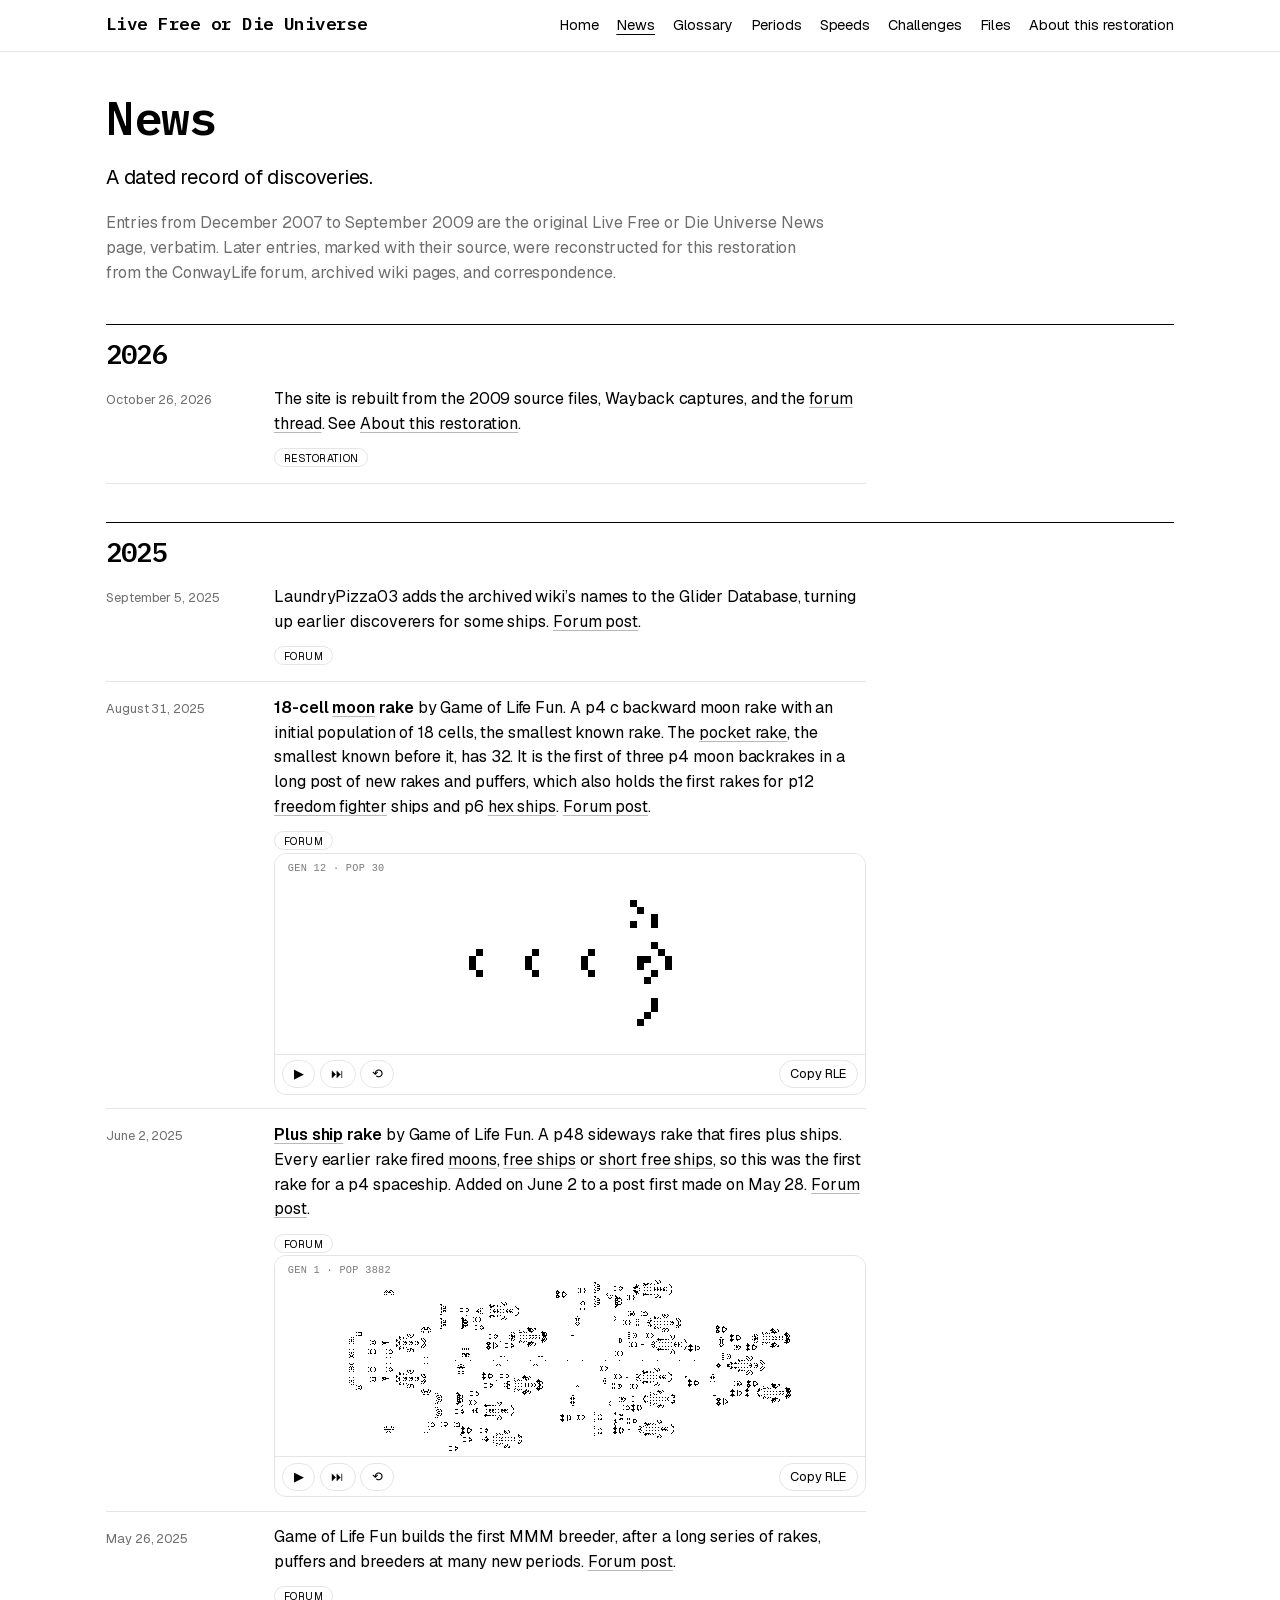
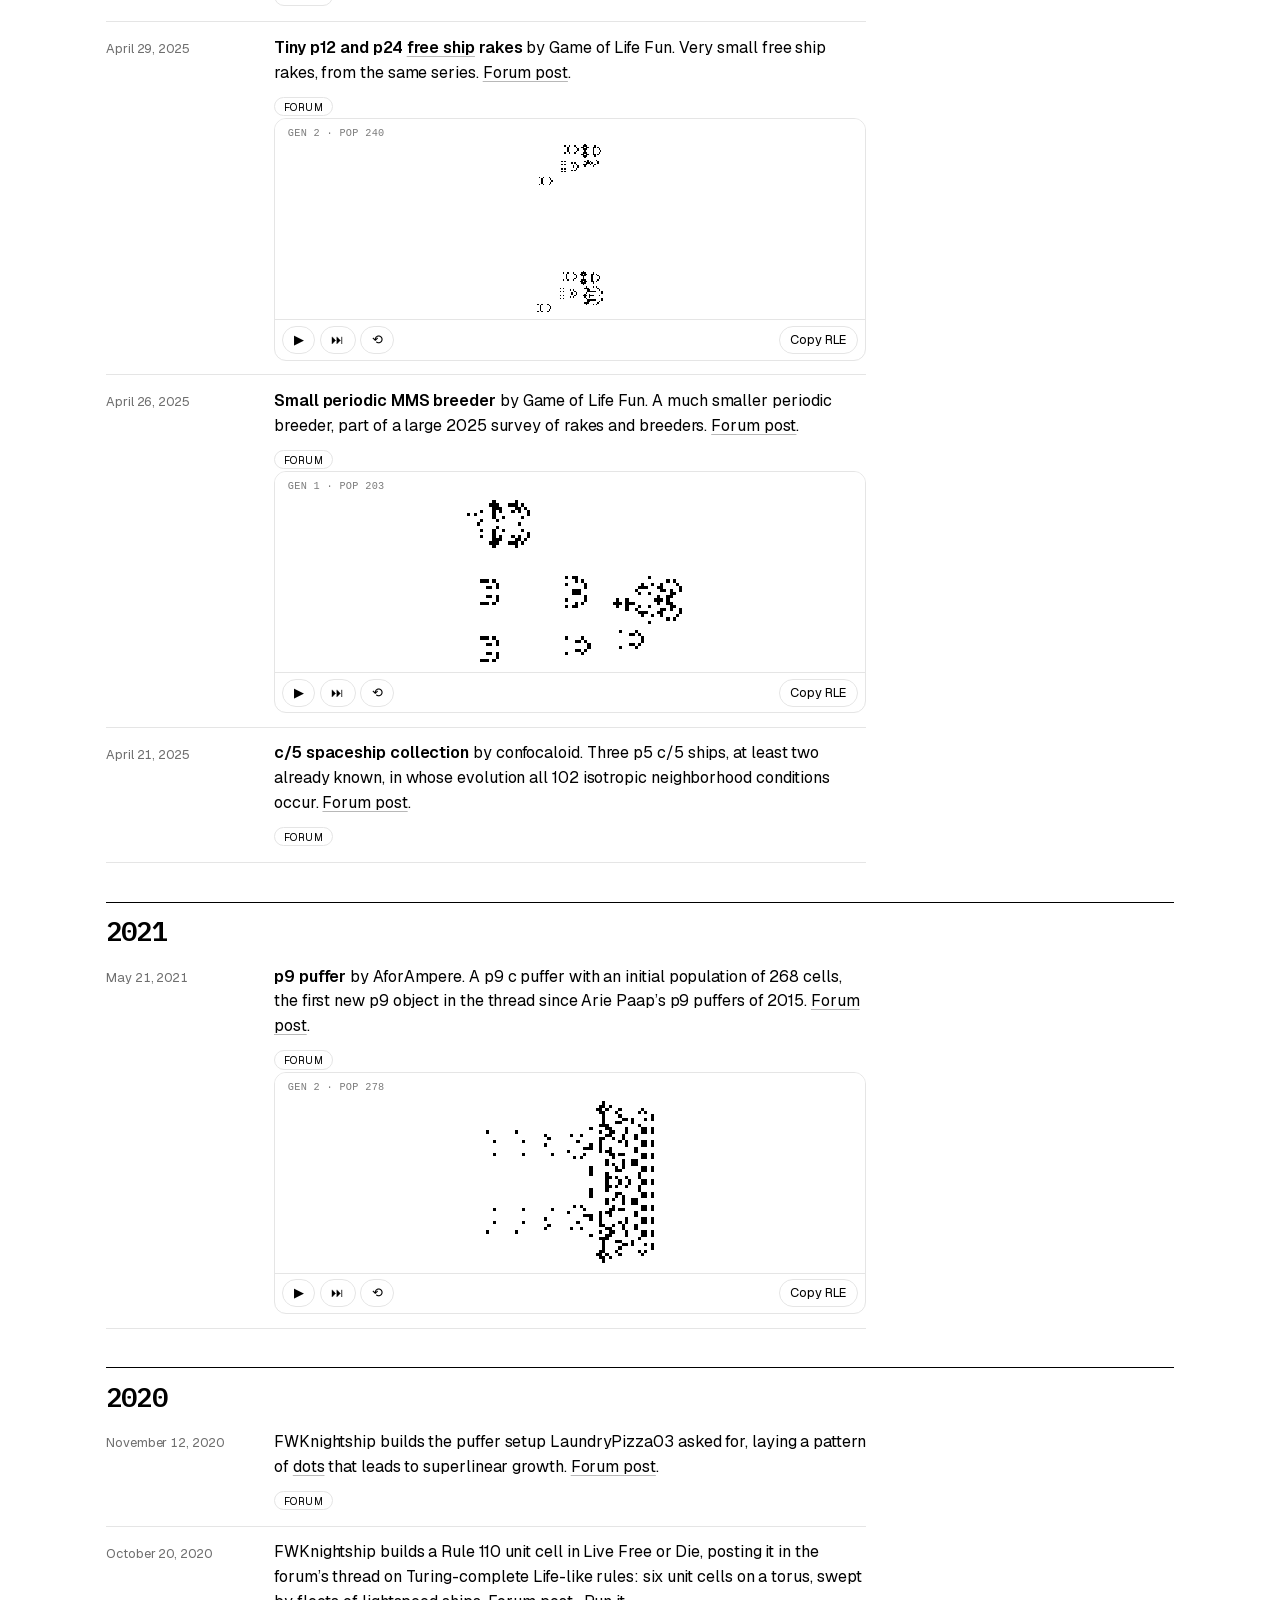
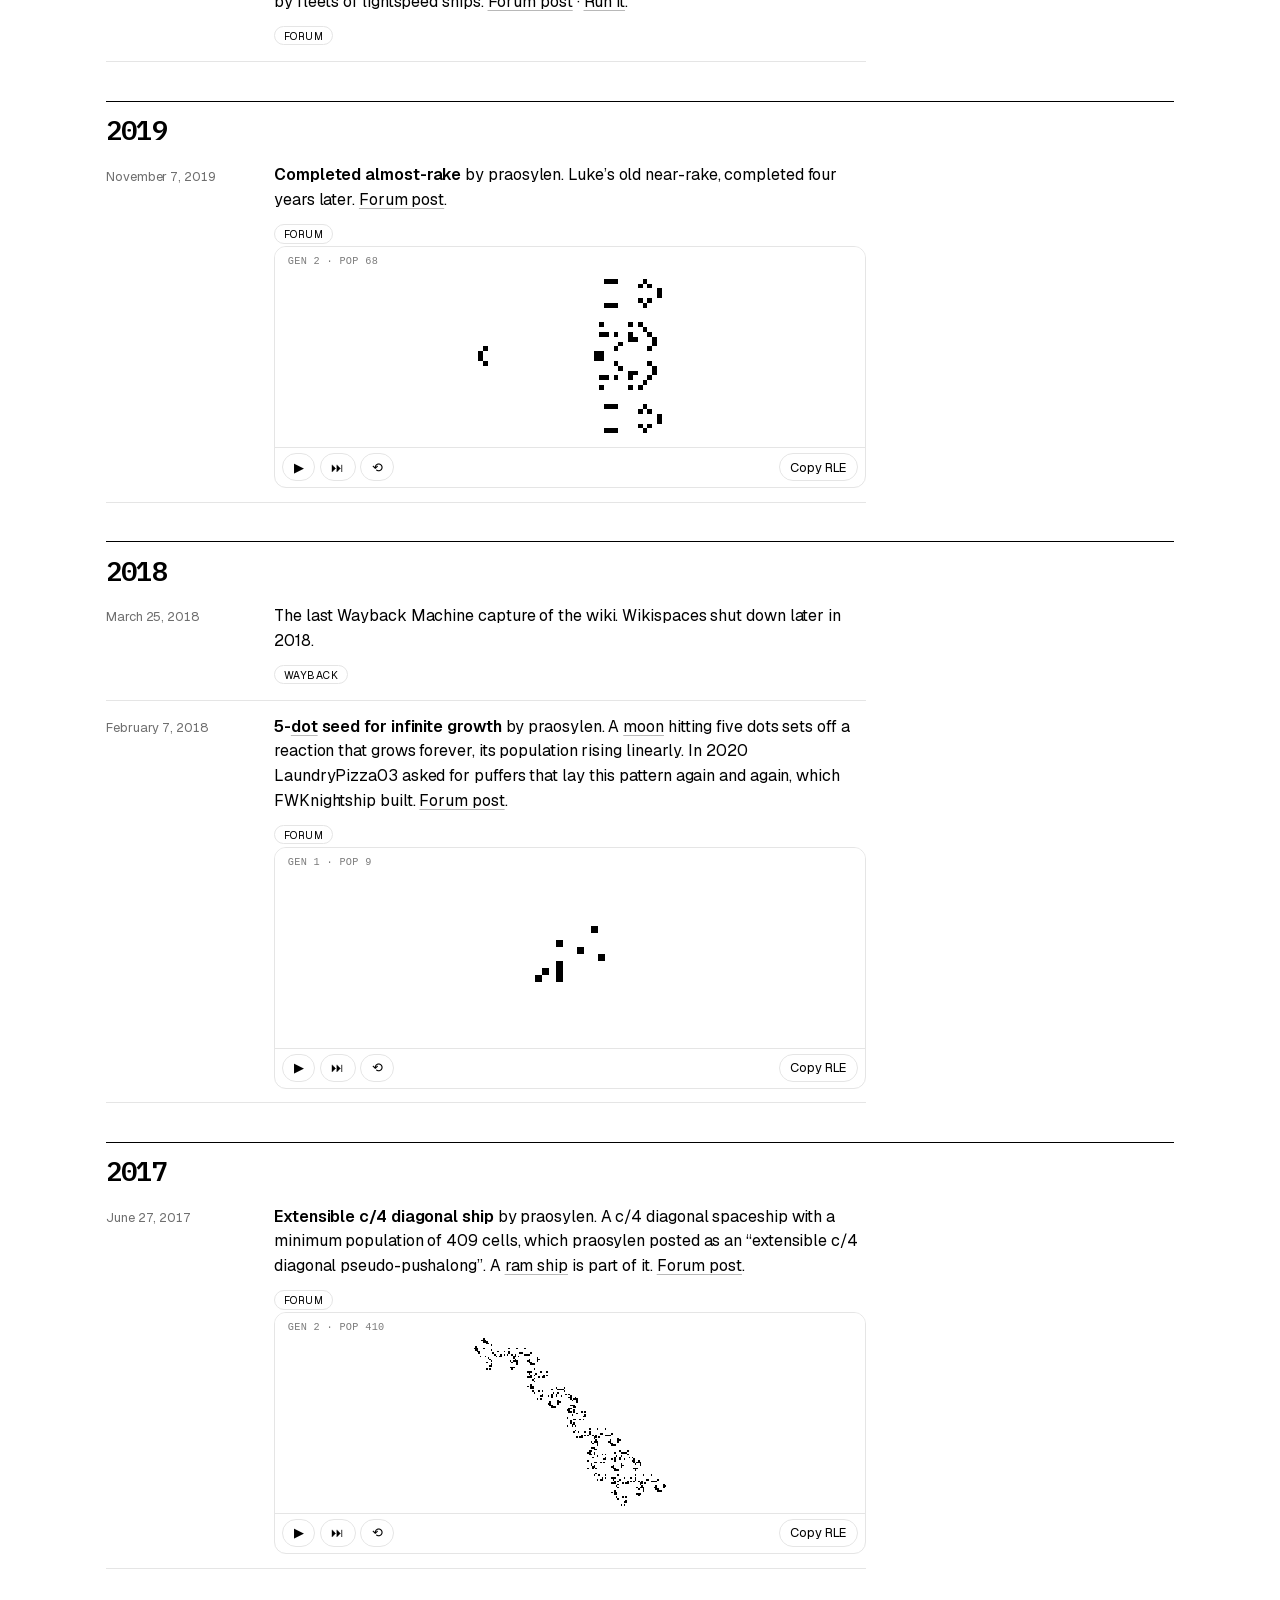
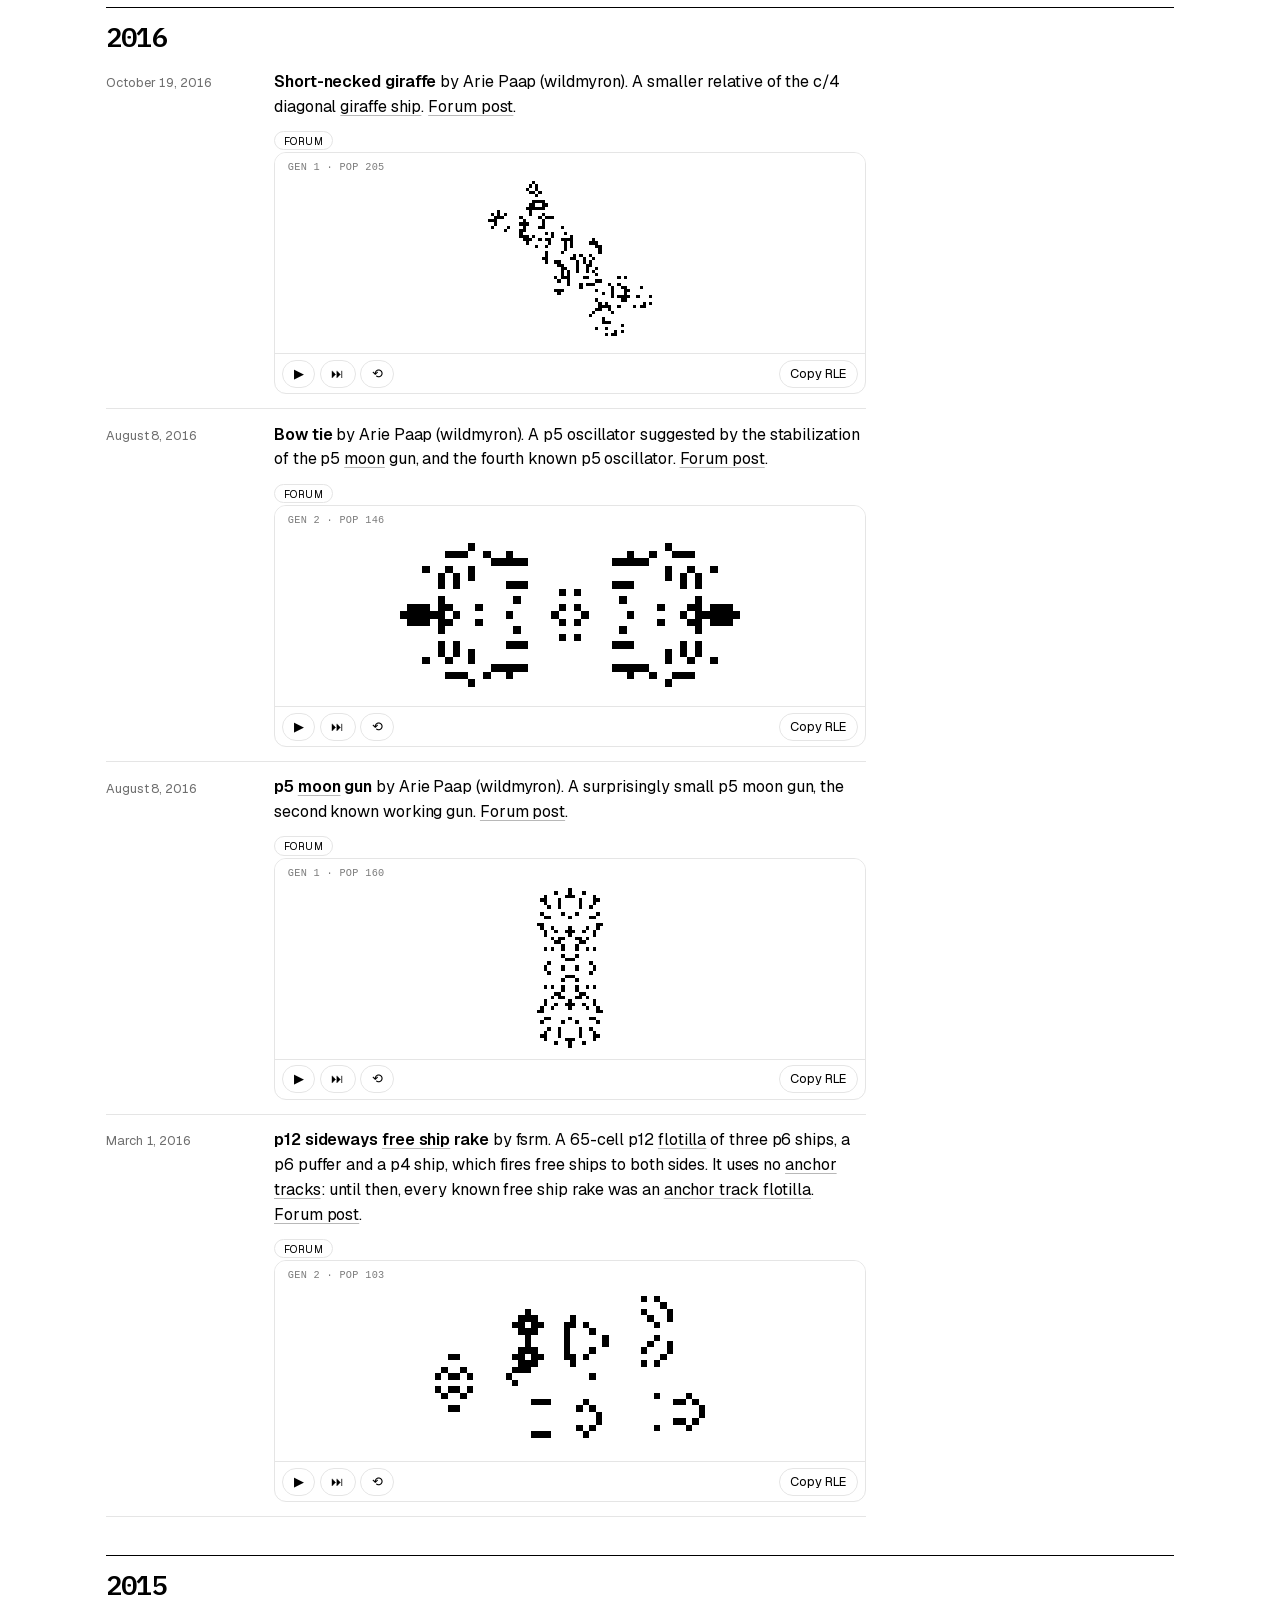
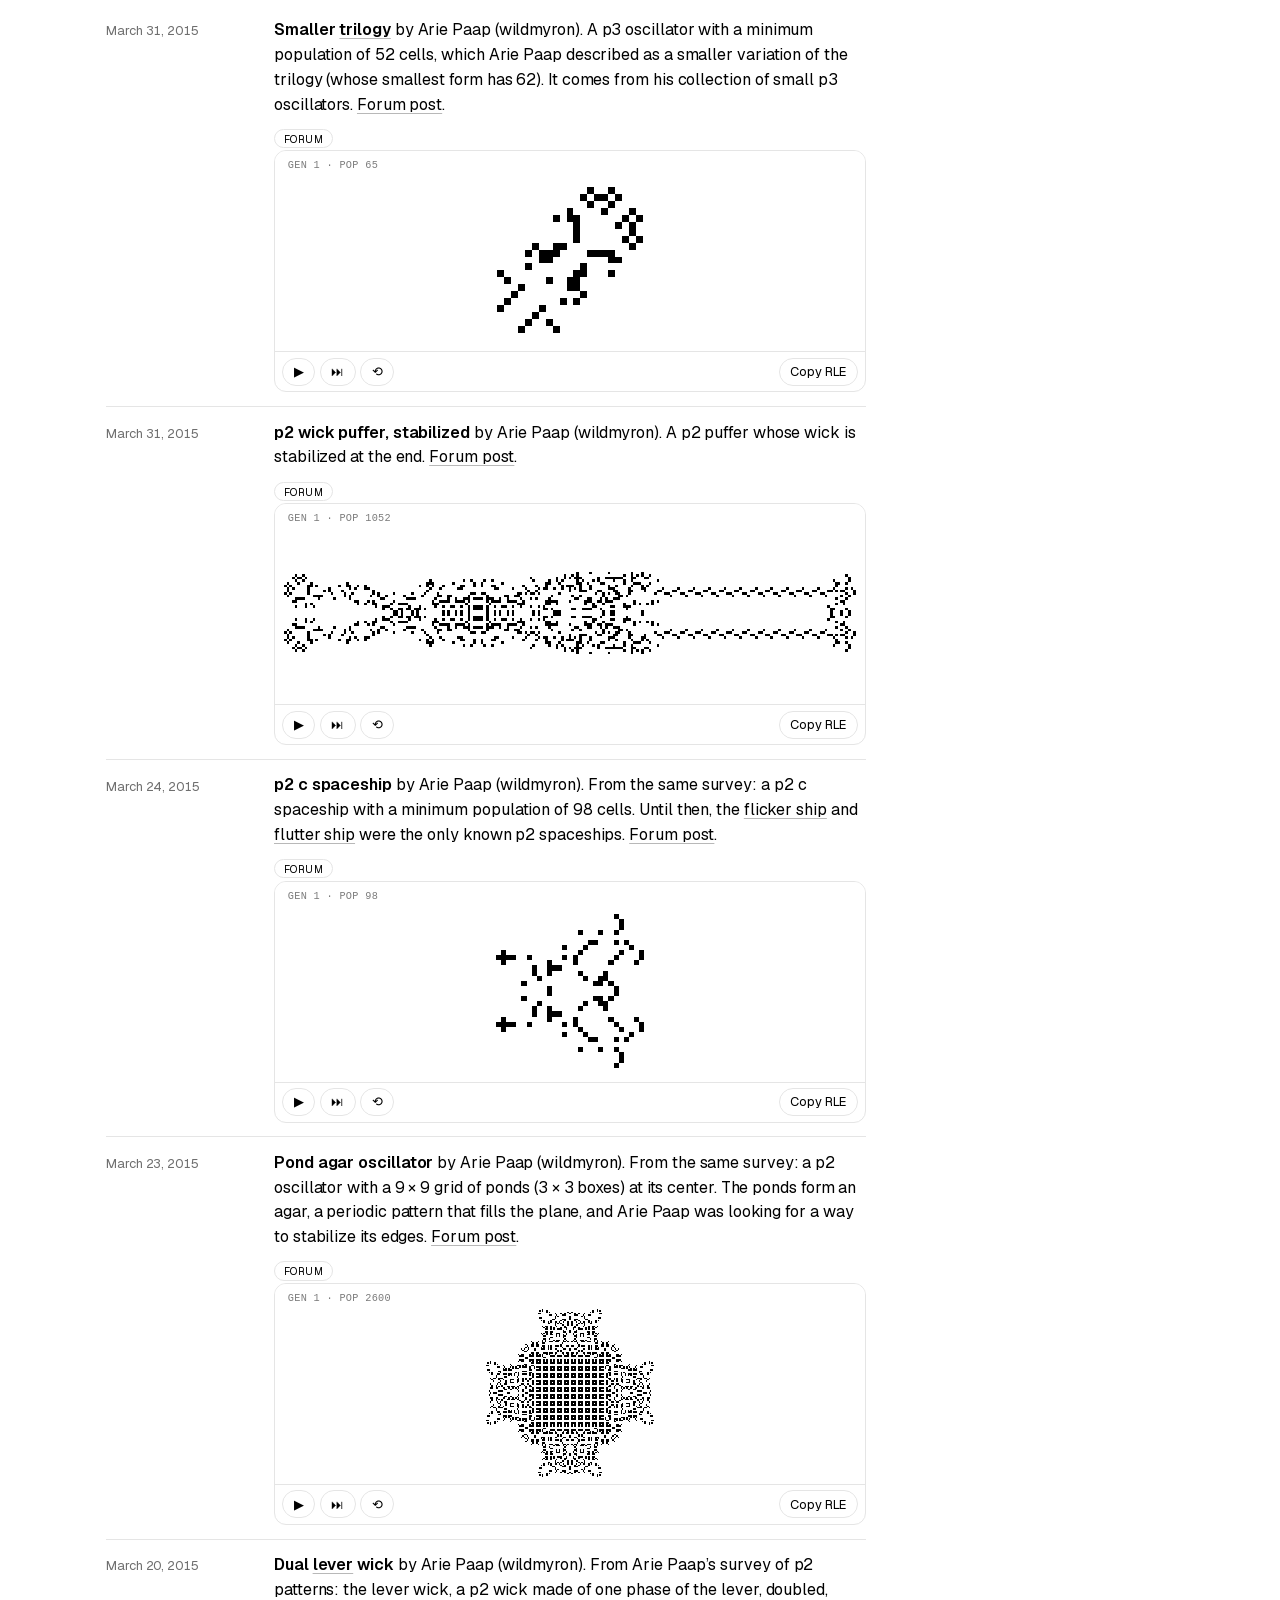
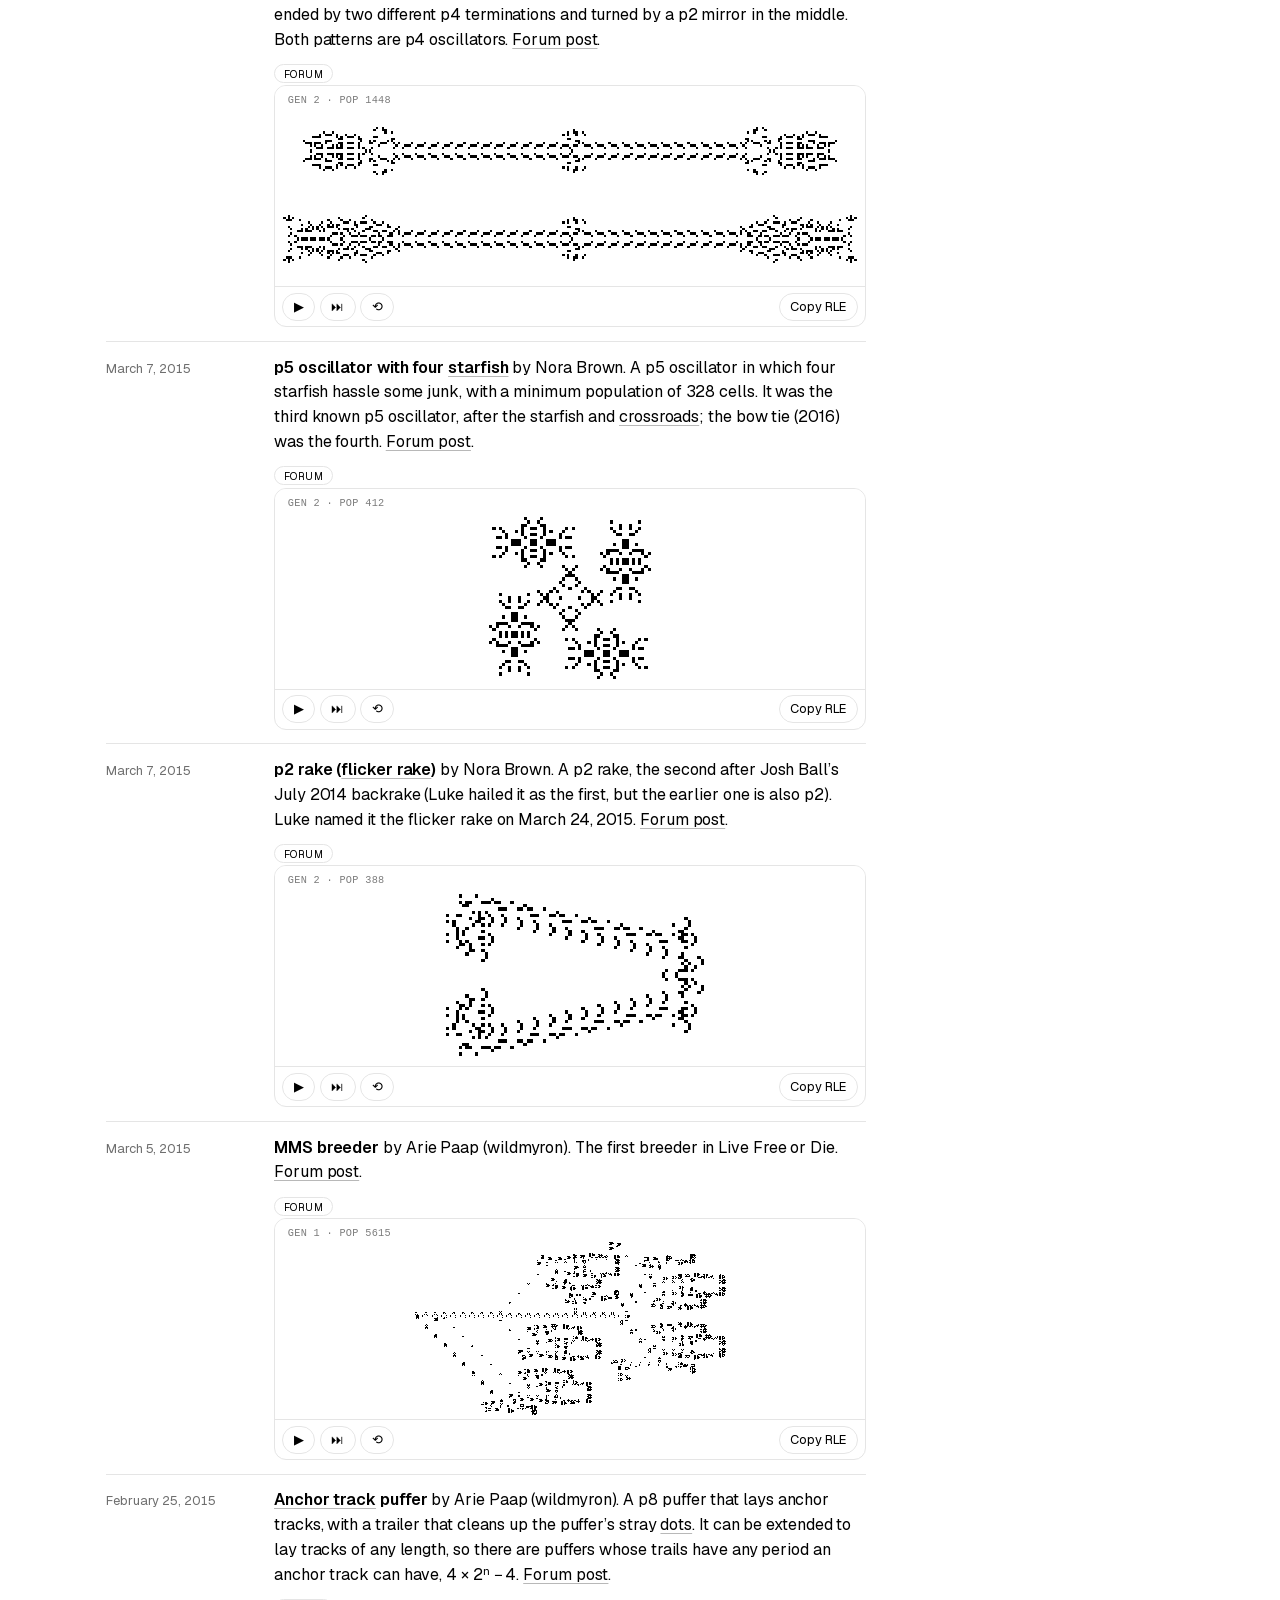
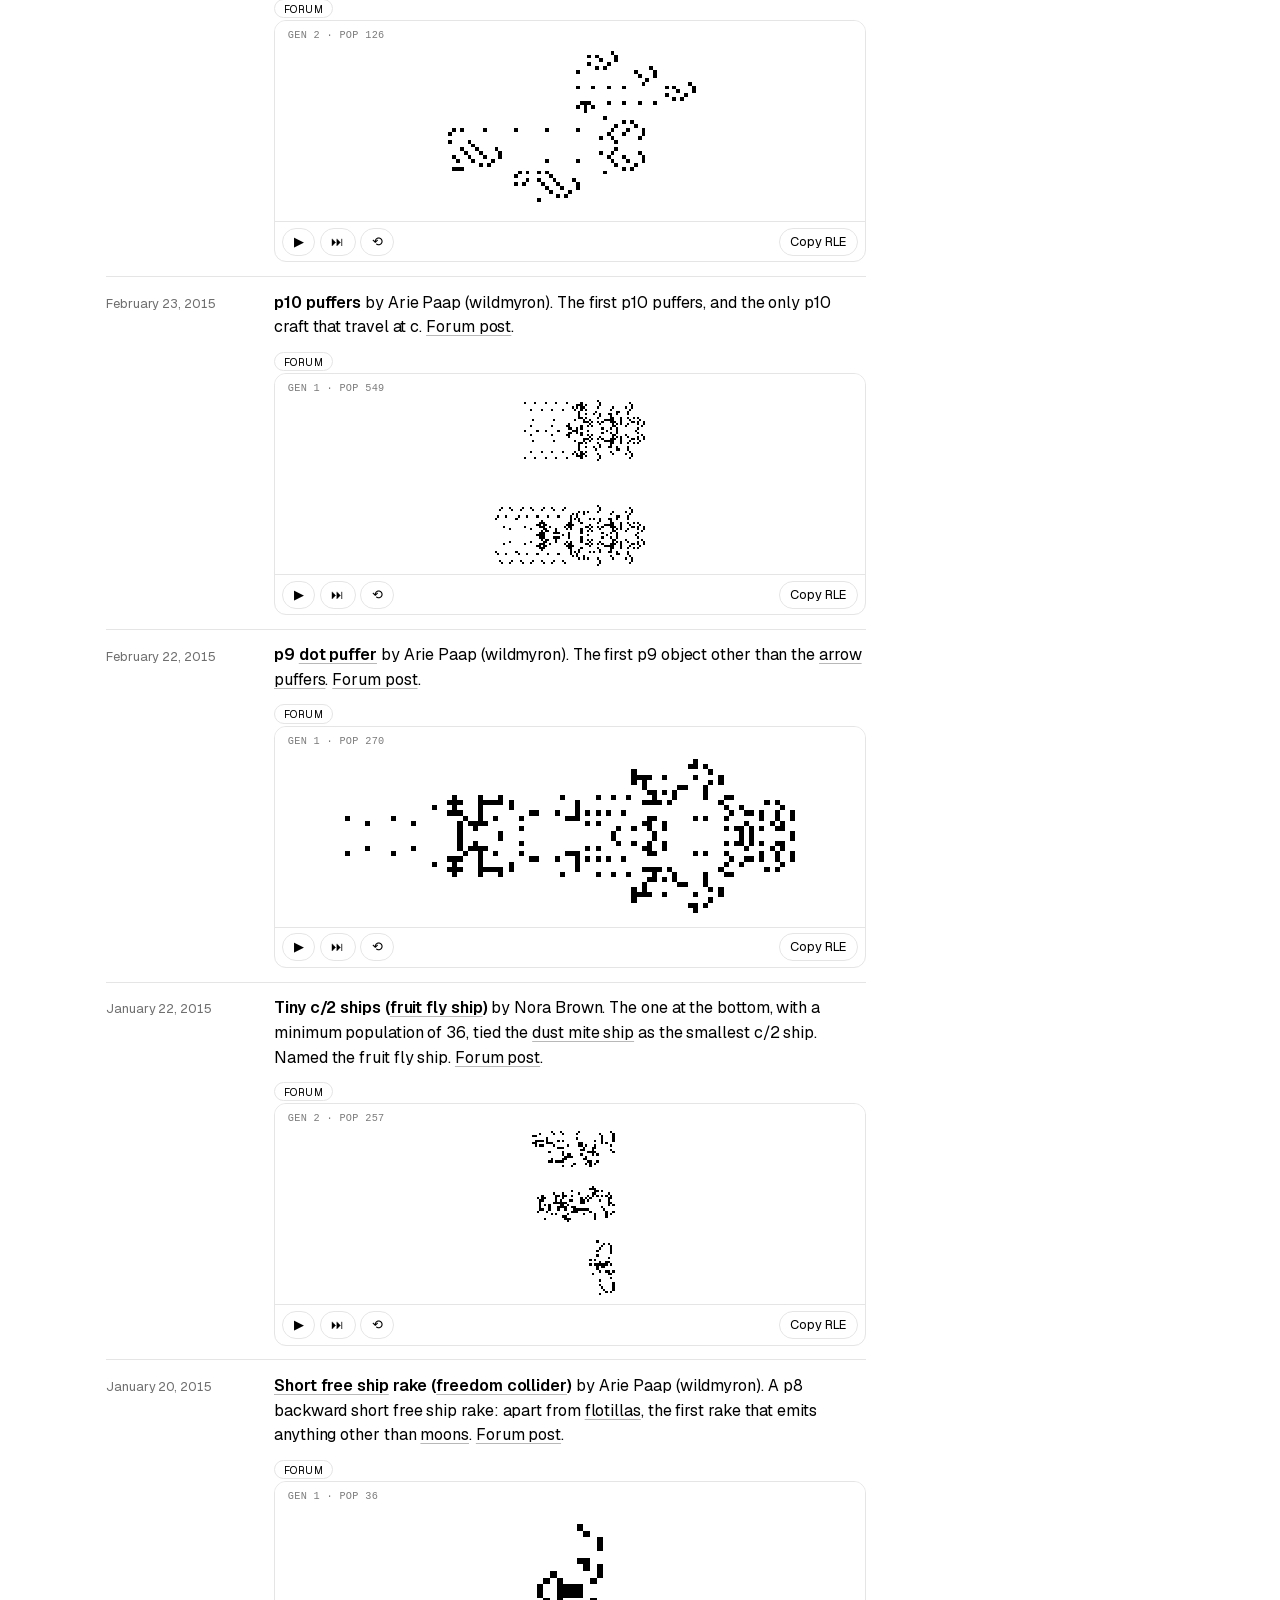
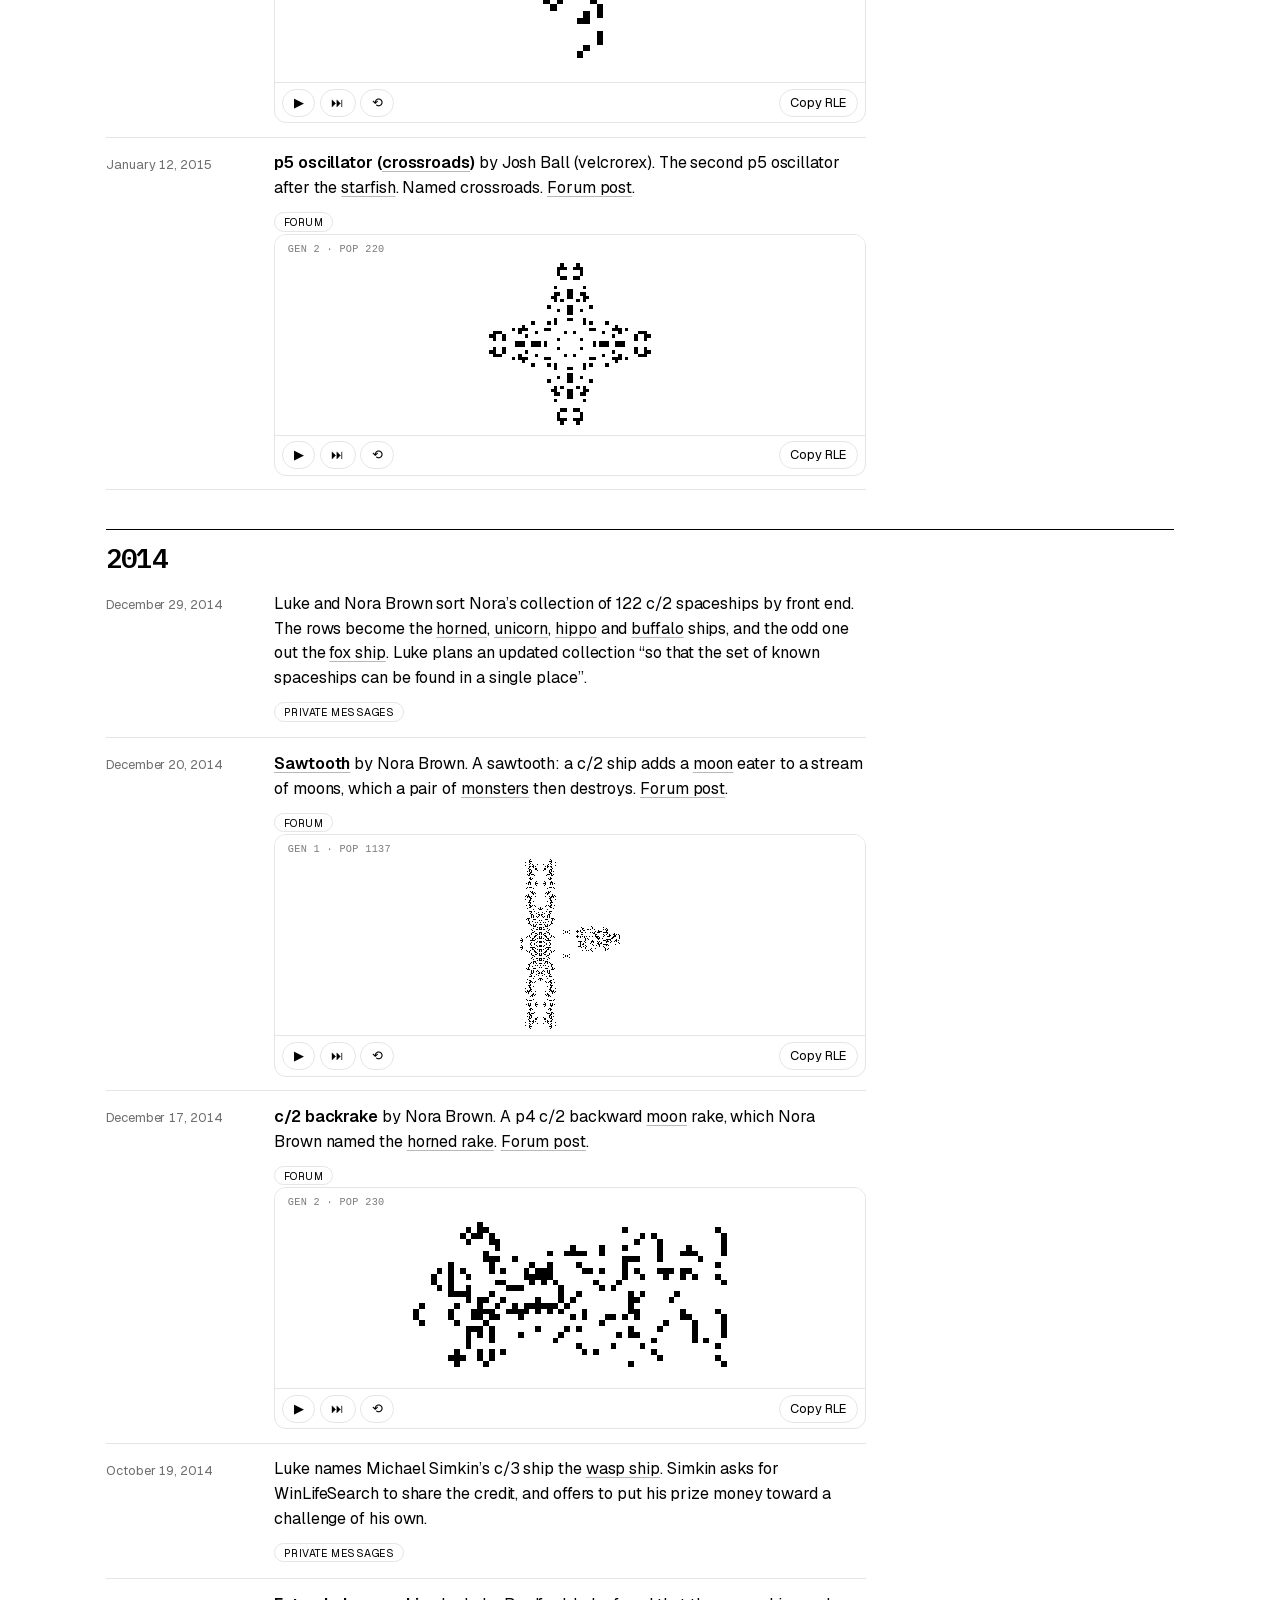
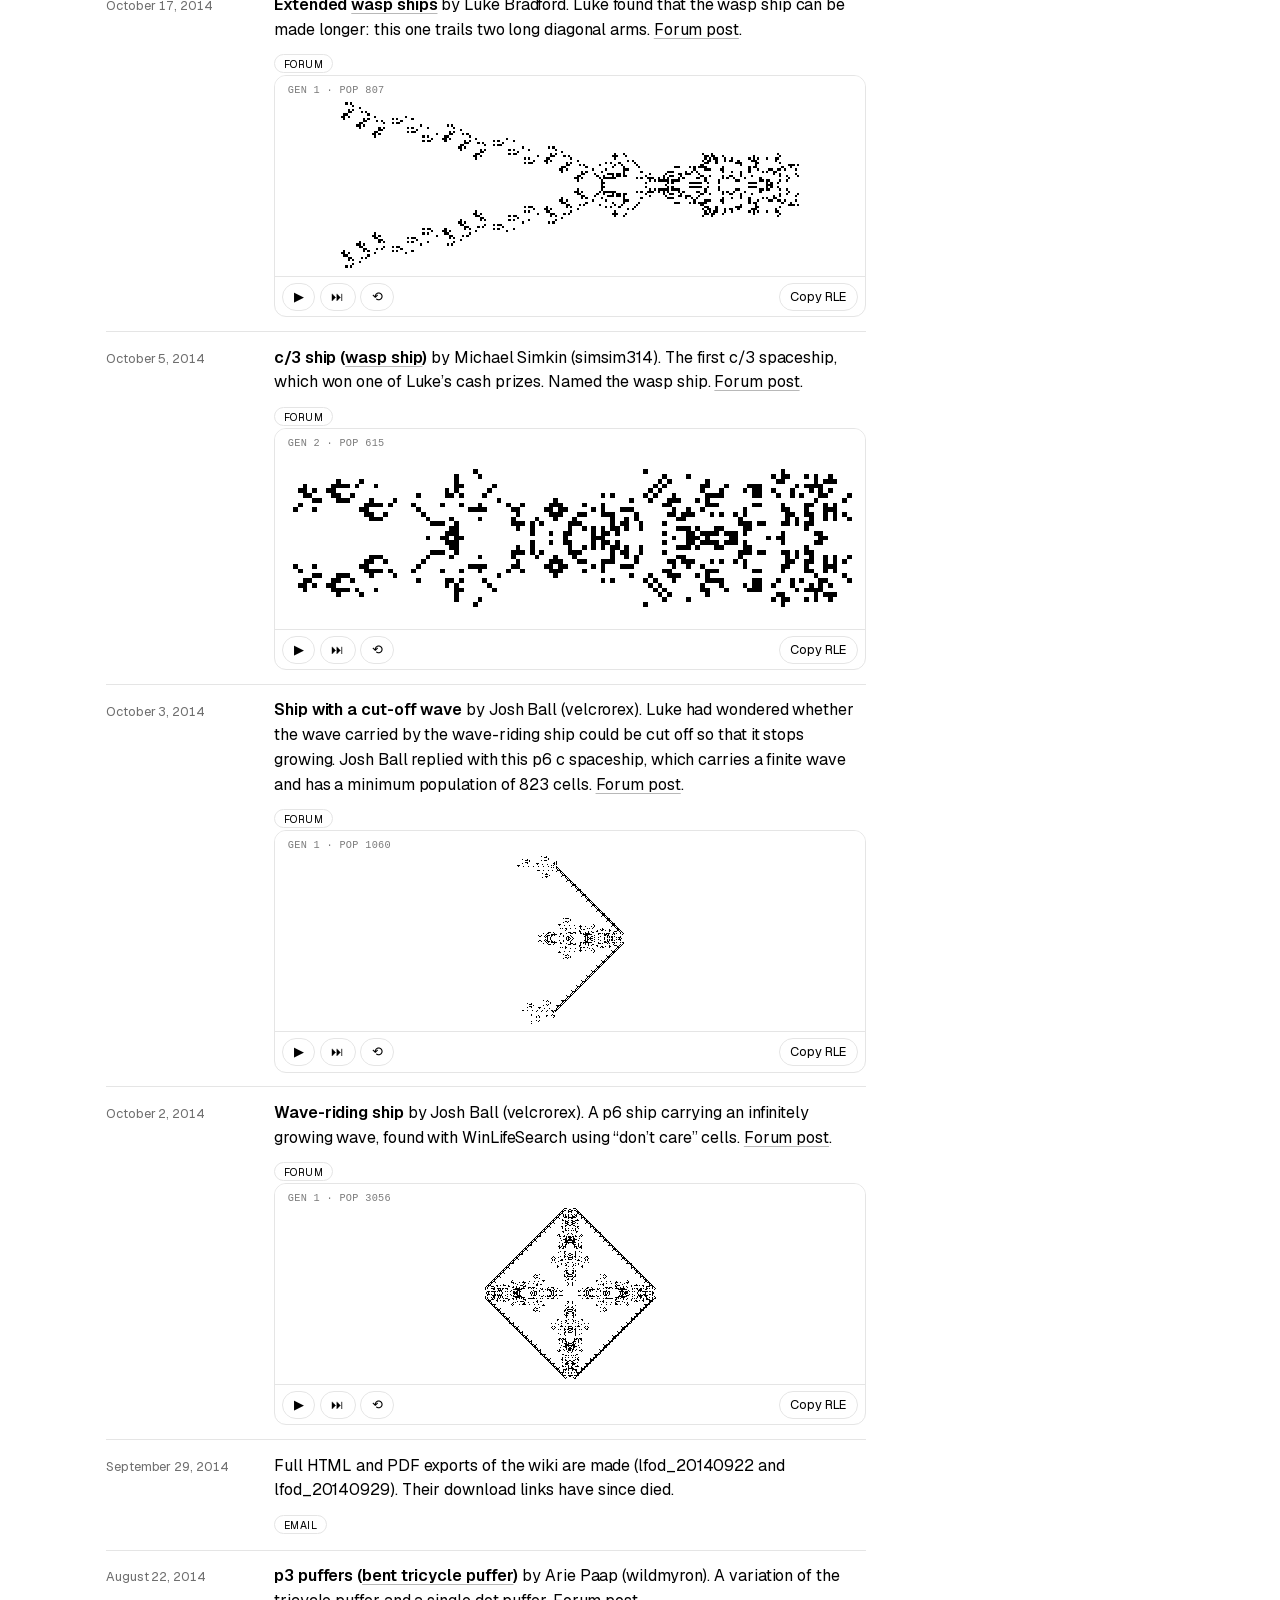
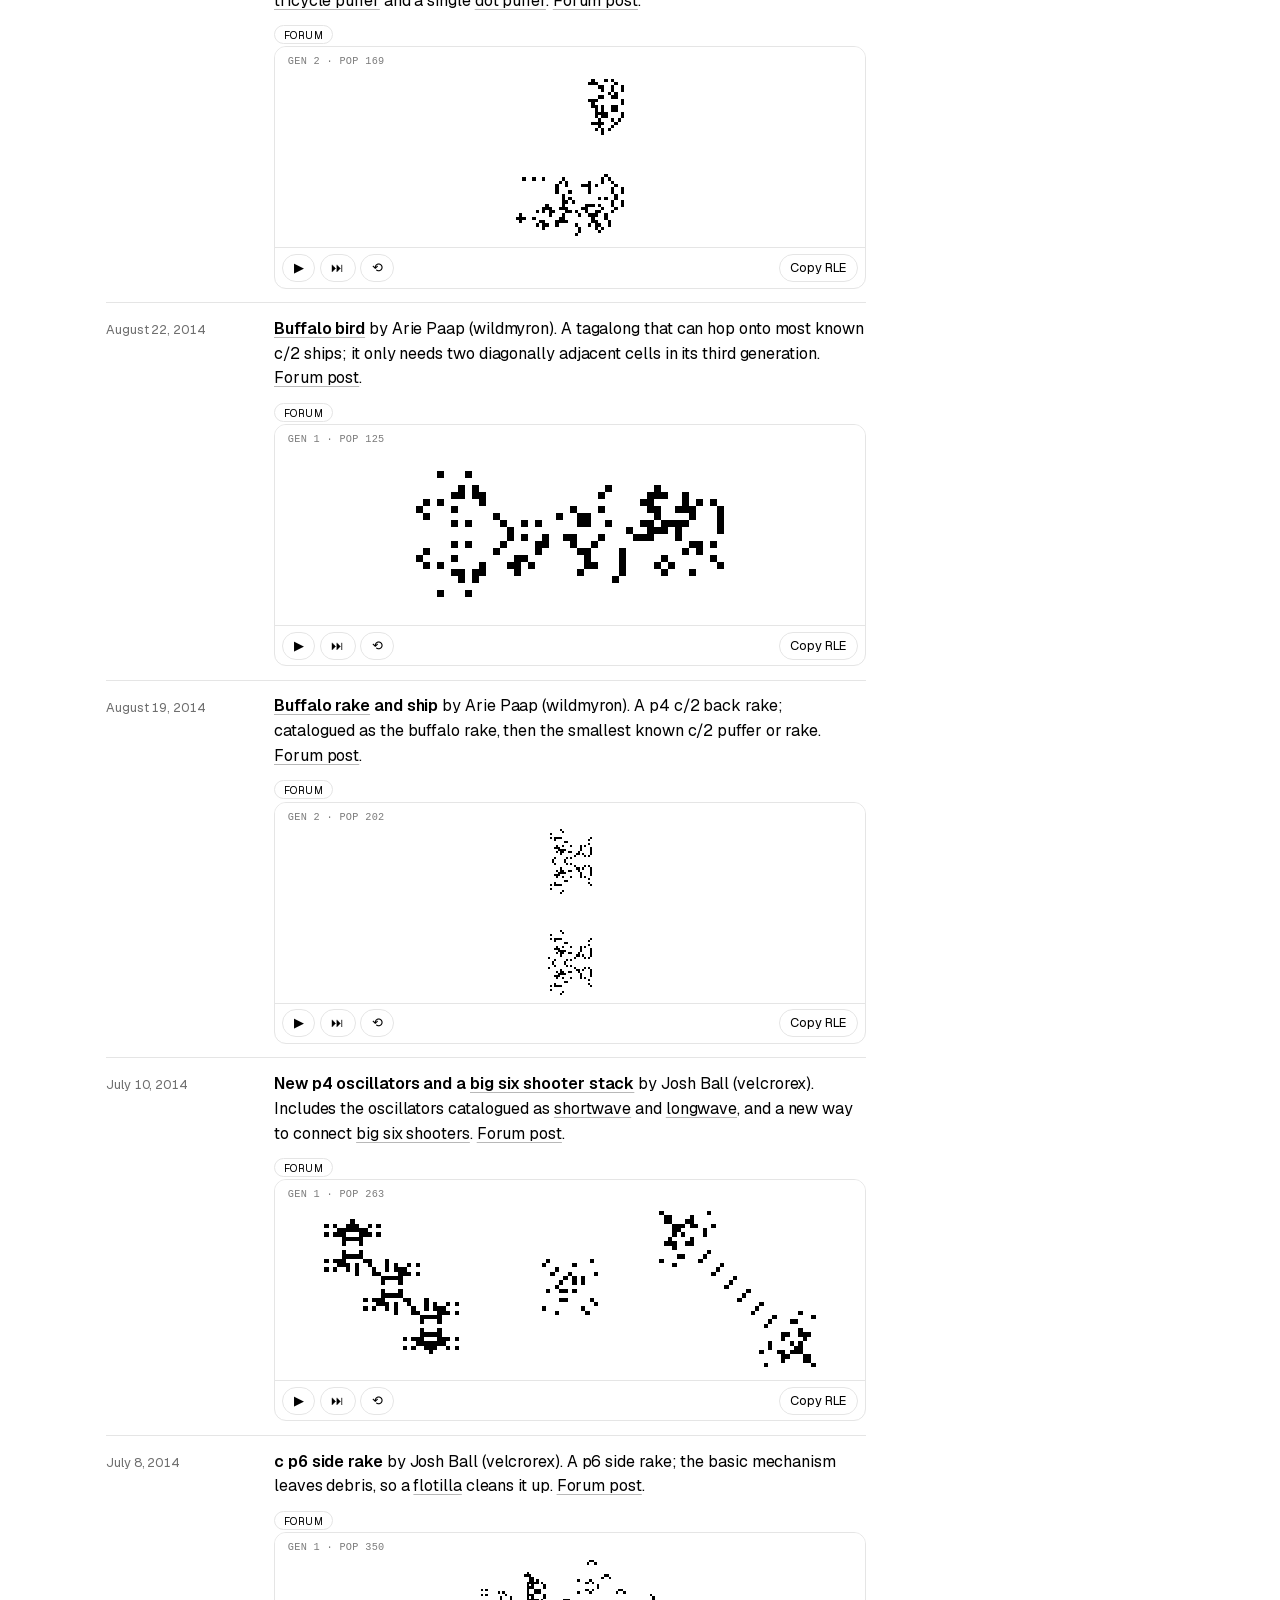
<file: docs/news.html>
<!doctype html>
<html lang="en">
<head>
<meta charset="utf-8">
<meta name="viewport" content="width=device-width, initial-scale=1">
<title>News · Live Free or Die Universe</title>
<meta name="description" content="An exploration of the Live Free or Die (B2/S0) cellular automaton.">
<link rel="icon" href="img/icon.png">
<link rel="stylesheet" href="assets/style.css?v=671cdf43">
<script src="assets/lfod.js?v=671cdf43" defer></script>
</head>
<body>
<header class="site-header"><div class="inner">
<a class="brand" href="index.html">Live Free or Die Universe</a>
<nav class="main" aria-label="Main"><a href="index.html">Home</a><a href="news.html" class="active">News</a><a href="glossary.html">Glossary</a><a href="periods.html">Periods</a><a href="speeds.html">Speeds</a><a href="challenges.html">Challenges</a><a href="files.html">Files</a><a href="restoration.html">About this restoration</a></nav>
</div></header>
<main>
<h1>News</h1><div class="prose"><p class="lede">A dated record of discoveries.</p><p class="muted">Entries from December 2007 to September 2009 are the original Live Free or Die Universe News page, verbatim. Later entries, marked with their source, were reconstructed for this restoration from the ConwayLife forum, archived wiki pages, and correspondence.</p></div><h2 class="era" id="y2026">2026</h2><ul class="timeline"><li id="d2026-10-26"><time datetime="2026-10-26">October 26, 2026</time><div><p>The site is rebuilt from the 2009 source files, Wayback captures, and the <a href="https://conwaylife.com/forums/viewtopic.php?t=649">forum thread</a>. See <a href="restoration.html">About this restoration</a>.</p> <span class="tag">restoration</span></div></li></ul><h2 class="era" id="y2025">2025</h2><ul class="timeline"><li id="d2025-09-05"><time datetime="2025-09-05">September 5, 2025</time><div><p>LaundryPizza03 adds the archived wiki’s names to the Glider Database, turning up earlier discoverers for some ships. <a href="https://conwaylife.com/forums/viewtopic.php?p=217471#p217471">Forum post</a>.</p> <span class="tag">forum</span></div></li><li id="18-cell-moon-rake"><time datetime="2025-08-31">August 31, 2025</time><div><p><strong>18-cell <a href="glossary.html#moon">moon</a> rake</strong> by Game of Life Fun. A p4 c backward moon rake with an initial population of 18 cells, the smallest known rake. The <a href="glossary.html#pocket-rake">pocket rake</a>, the smallest known before it, has 32. It is the first of three p4 moon backrakes in a long post of new rakes and puffers, which also holds the first rakes for p12 <a href="glossary.html#freedom-fighter">freedom fighter</a> ships and p6 <a href="glossary.html#hex-ship">hex ships</a>. <a href="https://conwaylife.com/forums/viewtopic.php?p=217159#p217159">Forum post</a>.</p> <span class="tag">forum</span><div class="pattern" data-rle="x = 6, y = 18, rule = B2/S0
o$bo$3bo$o2bo3$3bo$4bo$b2o2bo$bo3bo$3bo$2bo3$3bo$3bo$2bo$bo!" data-label="18-cell moon rake by Game of Life Fun. A p4 c backward moon rake with an initial" data-height="200" data-speed="8" data-loop="200" data-moves="true"></div></div></li><li id="plus-ship-rake"><time datetime="2025-06-02">June 2, 2025</time><div><p><strong><a href="glossary.html#plus-ship">Plus ship</a> rake</strong> by Game of Life Fun. A p48 sideways rake that fires plus ships. Every earlier rake fired <a href="glossary.html#moon">moons</a>, <a href="glossary.html#free-ship">free ships</a> or <a href="glossary.html#short-free-ship">short free ships</a>, so this was the first rake for a p4 spaceship. Added on June 2 to a post first made on May 28. <a href="https://conwaylife.com/forums/viewtopic.php?p=212454#p212454">Forum post</a>.</p> <span class="tag">forum</span><div class="pattern" data-rle="x = 568, y = 220, rule = B2/S0
391bo$390b2obo4bo$389b2obobo4bo$391b3obo3bo$315b3o61bo10bob2o3bo$314b2
o68bo7b3obo12bo$313b2o5bo58bo2bo2bo2bo5bo13b2obo$314bo3bo2bo47bobo8bo2
6b2obobo$315b2obo2bo19bo2bo3bo23bo36b3obo$315bo27bo5bo19bo38bob2o2bo$3
15bo27bo6bo15bobobo9bo3bo3bo3bo3bo3bo3bo4bobo2bo$295bo2bo2bo13b2obo2bo
21bo6bo19bobo20bo3bo3bo3bo4bobo$302bo11bo3bo2bo21bo5bo19b4o37b3o$298b3
o2bo9b2o5bo20bo2bo3bo21bobo20bo3bo3bo3bo4bobo$47b2o4b2o243b3o2bo10b2o2
0bo29bobobo9bo3bo3bo3bo3bo3bo3bo4bobo2bo$267bobo32bo12b3o16bob2o31bo38
bob2o2bo$46bo2bo2bo2bo218bobo18bo2bo2bo33bob2o33bo36b3obo$45bo3bo2bo3b
o210bobo7bo55b4o32bobo8bo26b2obobo$46bob6obo219bo2bo53bobo2bo41bo2bo2b
o2bo5bo13b2obo$49bo2bo222bo2bo53bobo49bo7b3obo12bo$267bobo7bo55b2o23bo
2bo2bo14bo10bob2o3bo$274bobo59b3o3bobo20bo25b3obo3bo$48bo4bo213bobo45b
3o16bo2bo23b3o2bo22b2obobo4bo$47b3o2b3o259b2o19b2o7bo16b3o2bo23b2obo4b
o$48bo4bo259b2o5bo25bobo16bo25bo$314bo3bo2bo21bo5bo8bo2bo2bo$315b2obo2
bo24b2obo$315bo28bo$193bo106b2o13bo28bo$192b2obo4bo114b2obo2bo24b2obo$
191b2obobo4bo97bo2bo11bo3bo2bo21bo5bo$193b3obo3bo96bo4bo9b2o5bo25bobo$
117b3o61bo10bob2o3bo114b2o28bo$116b2o68bo7b3obo12bo103b3o$115b2o5bo58b
o2bo2bo2bo5bo13b2obo128bobo$116bo3bo2bo58bo26b2obobo83bo4bo$117b2obo2b
o19bo2bo3bo60b3obo83b4o$117bo27bo5bo16bo2bo38bob2o2bo$117bo27bo6bo14b2
o13bo3bo3bo3bo3bo3bo3bo4bobo2bo81bo4bo$117b2obo2bo21bo6bo13bobo18bo3bo
11bo3bo4bobo156bo$116bo3bo2bo21bo5bo12bo47b3o155b3o5bo$115b2o5bo20bo2b
o3bo15bobo18bo3bo11bo3bo4bobo144bo4bo4b2ob2o3b2obo$116b2o49b2o13bo3bo3
bo3bo3bo3bo3bo4bobo2bo145b2obo4b3o4bo3bo$117b3o48bo2bo38bob2o2bo149bo4
bo5bo4bo$211b3obo150bo4bo5bo4bo21bo4bo$151bo30bo26b2obobo147b2obo4b3o4
bo3bo21bobo4bo$150bo30bo2bo2bo2bo5bo13b2obo145bo4bo4b2ob2o3b2obo23bobo
3bo$186bo7b3obo12bo130bo27b3o5bo14bo11bo2bo$160bo2bo2bo14bo10bob2o3bo9
3b2o46bo29bo25bo9bo$144bobo20bo25b3obo3bo192bo3bo2bo20bo$117b3o43b3o2b
o22b2obobo4bo90bo2bo91bo5bo27bobo$116b2o28bo16b3o2bo23b2obo4bo90bo4bo4
4bo80bobo$115b2o5bo25bobo16bo25bo148bo10bo2bo2bo10b3o13b2obo35bo$116bo
3bo2bo21bo5bo8bo2bo2bo123b2o4b2o62bo25bo6bo3bo3bo3bo3bo3bo3bo5bobo$117
b2obo2bo24b2obo204b3o2bo23bo30bo$117bo28bo144bo4bo59b3o2bo$117bo28bo14
5bo2bo64bo24bo30bo$117b2obo2bo24b2obo201bo2bo2bo26bo6bo3bo3bo3bo3bo3bo
3bo5bobo$116bo3bo2bo21bo5bo141b2o75b3o13b2obo35bo$115b2o5bo25bobo11bo2
bo3bo252bobo$116b2o28bo17bo5bo216bo5bo27bobo49bobo$117b3o44bo6bo222bo3
bo2bo20bo57bobo$95b2o4b2o41bobo17bo6bo58bobo4bo159bo9bo65bobo7bo$164bo
5bo62bo4bo154bo11bo2bo72bo2bo$94bo2bo2bo2bo58bo2bo3bo60bo3bo3bo165bobo
3bo70bo2bo58bobo4bo$4bo88bo3bo2bo3bo115bo10bo4bo166bobo4bo62bobo7bo62b
o4bo$3b3o5bo82bob6obo116b2o3bo7bobo168bo4bo70bobo60bo3bo3bo$2b2ob2o3b2
obo83bo2bo119bo3bo3bo19bobo222bobo57bo10bo4bo$3b3o4bo3bo206bo29bo281b2
o3bo7bobo$4bo5bo4bo193b3o4bo31bo3bo106b3o5bo14bo2bo2bo144bo3bo3bo19bob
o$4bo5bo4bo60bo4bo14bo4bo78bo2bo3bo24bo2b3o31bo3bo32bo2bo76bobo20bo144
bo29bo$3b3o4bo3bo60bobo4bo12b3o2b3o79bo5bo5bo16bo4bo3bo3bo3bo3bo2bo4bo
2bo6bo2bo33b2o80bo15b3o2bo19bo80bobo28b3o4bo31bo3bo$2b2ob2o3b2obo62bob
o3bo13bo4bo80bo6bo3b3o10b3o2bo24bo7bo6bo117bo15b3o2bo18b2obo4bo80bobo2
4bo2b3o31bo3bo$3b3o5bo53bo11bo2bo101bo6bo2b2ob2o8b3o26b3o5b3o121bobo20
bo18b2obobo4bo72bobo7bo5bo16bo4bo3bo3bo3bo3bo2bo4bo2bo6bo2bo$69bo9bo10
2bo5bo4b3o10b3o2bo24bo7bo6bo107b3o5bo14bo2bo2bo21b3obo3bo80bo2bo3b3o10
b3o2bo24bo7bo6bo$66bo3bo2bo20bo85bo2bo3bo6bo16bo4bo3bo3bo3bo3bo2bo4bo2
bo6bo2bo144bo10bob2o3bo61b2o19bo2bo2b2ob2o8b3o26b3o5b3o$bo2bo17bo42bo2
7bobo116bo2b3o31bo3bo94b2o53bo7b3obo12bo62bobo7bo4b3o10b3o2bo24bo7bo6b
o$o4bo15b3o5bo19bo11bo32bobo112b3o4bo31bo3bo145bo2bo2bo2bo5bo13b2obo46
bo2bo17bobo6bo16bo4bo3bo3bo3bo3bo2bo4bo2bo6bo2bo$bo2bo15b2ob2o3b2obo16
b3o46bo123bo29bo95bo2bo26bo15bo5bo26b2obobo44bo4bo9bobo31bo2b3o31bo3bo
$bo2bo16b3o4bo3bo11bo2b2o12bo3bo3bo3bo3bo3bo3bo3bo5bobo97bo24bo3bo3bo1
9bobo125b3o13b2obo32b3obo89b3o4bo31bo3bo$22bo5bo4bo9bo5bo14bo7bo7bo7bo
131b2o3bo7bobo112b2o25b2ob2o11bobo33bob2o2bo41b2o4b2o51bo29bo$22bo5bo4
bo12bo131bobo39bo10bo4bo124bo2bo2bo8b3o12b2o6bo3bo3bo3bo3bo3bo3bo4bobo
2bo99bo3bo3bo19bobo$o4bo15b3o4bo3bo10bo5bo14bo7bo7bo7bo96bobo13bo2bo3b
o21bo3bo3bo129bo8bo12bo29bo3bo4bobo44bo4bo51b2o3bo7bobo$20b2ob2o3b2obo
12bo2b2o12bo3bo3bo3bo3bo3bo3bo3bo5bobo80bobo7bo14bo5bo23bo4bo125b3o2bo
59b3o45bo2bo31bobo18bo10bo4bo$21b3o5bo18b3o46bo88bo2bo13bo6bo19bobo4bo
126b3o2bo7bo12bo29bo3bo4bobo6bobo54bo4bo18bobo21bo3bo3bo$22bo26bo11bo3
2bobo89bo2bo13bo6bo157bo7b3o12b2o6bo3bo3bo3bo3bo3bo3bo4bobo2bo11bobo30
b2o18b2obo10bobo7bo23bo4bo$65bo27bobo82bobo7bo14bo5bo151bo2bo2bo7b2ob2
o11bobo33bob2o2bo4bobo7bo53bo17bo2bo19bobo4bo$66bo3bo2bo20bo90bobo13bo
2bo3bo167b3o13b2obo32b3obo13bo2bo52bo17bo2bo$43bo25bo9bo67bo4bo25bobo1
96bo15bo5bo26b2obobo14bo2bo48b2obo10bobo7bo$42b3o5bo14bo11bo2bo66bo4bo
245bo2bo2bo2bo5bo13b2obo7bobo7bo46bo4bo18bobo$o4bo19bo2bo2bo9b2ob2o3b2
obo23bobo3bo64bo4bo250bo7b3obo12bo16bobo64bobo$32bo9b3o4bo3bo21bobo4bo
315bo10bob2o3bo21bobo$28b3o2bo9bo5bo4bo21bo4bo261bo2bo2bo60b3obo3bo$bo
2bo23b3o2bo9bo5bo4bo295bo57b2obobo4bo$bo2bo27bo9b3o4bo3bo292b3o2bo57b2
obo4bo$o4bo19bo2bo2bo9b2ob2o3b2obo93bobo2bobo192b3o2bo58bo$bo2bo37b3o5
bo299bo129b3o5bo$43bo102bobo2bobo189bo2bo2bo137bobo$2b2o143b2o2b2o43bo
2bo44bo2bo242bo$148bo2bo43bo4bo42bo4bo241bo21bo4bo$o4bo42bo4bo42bo4bo3
85bobo21bobo4bo$480b3o5bo23bobo3bo$501bo11bo2bo$505bo9bo$137bo18bo28bo
18bo28bo18bo28bo18bo28bo18bo28bo18bo28bo18bo57bo3bo2bo20bo$501bo27bobo
$488bo4bo3bo32bobo$489b2obo40bo$o4bo42bo4bo42bo4bo387b2o6bo3bo3bo3bo3b
o3bo3bo3bo5bobo$142bo2bo43bo4bo42bo4bo231bobo10bo3bo24bo7bo$2b2o137b2o
2b2o43bo2bo44bo2bo249bo$43bo96bobo2bobo175bo2bo2bo144bobo10bo3bo24bo7b
o$bo2bo37b3o5bo279bo158b2o6bo3bo3bo3bo3bo3bo3bo3bo5bobo$o4bo19bo2bo2bo
9b2ob2o3b2obo87bobo2bobo178b3o2bo58bo98b2obo40bo$bo2bo27bo9b3o4bo3bo27
2b3o2bo57b2obo4bo90bo4bo3bo32bobo$bo2bo23b3o2bo9bo5bo4bo275bo57b2obobo
4bo102bo27bobo$28b3o2bo9bo5bo4bo21bo4bo241bo2bo2bo60b3obo3bo103bo3bo2b
o20bo$32bo9b3o4bo3bo21bobo4bo295bo10bob2o3bo108bo9bo$o4bo19bo2bo2bo9b2
ob2o3b2obo23bobo3bo58bo4bo236bo7b3obo12bo92bo11bo2bo$42b3o5bo14bo11bo2
bo60bo4bo231bo2bo2bo2bo5bo13b2obo17bo4bo78bobo3bo$43bo25bo9bo61bo4bo25
bobo182bo15bo5bo26b2obobo15b3o2b3o76bobo4bo$66bo3bo2bo20bo84bobo13bo2b
o3bo153b3o13b2obo32b3obo13b2ob4ob2o76bo4bo$65bo27bobo76bobo7bo14bo5bo1
37bo2bo2bo7b2ob2o11bobo33bob2o2bo13b3o2b3o$22bo26bo11bo32bobo83bo2bo13
bo6bo143bo7b3o12b2o6bo3bo3bo3bo3bo3bo3bo4bobo2bo14bo4bo33b2o$21b3o5bo1
8b3o46bo82bo2bo13bo6bo19bobo4bo112b3o2bo7bo12bo29bo3bo4bobo$20b2ob2o3b
2obo12bo2b2o12bo3bo3bo3bo3bo3bo3bo3bo5bobo74bobo7bo14bo5bo23bo4bo111b3
o2bo59b3o21bo32bo2bo$o4bo15b3o4bo3bo10bo5bo14bo7bo7bo7bo90bobo13bo2bo3
bo21bo3bo3bo115bo8bo12bo29bo3bo4bobo53bo4bo$22bo5bo4bo12bo125bobo39bo1
0bo4bo110bo2bo2bo8b3o12b2o6bo3bo3bo3bo3bo3bo3bo4bobo2bo$22bo5bo4bo9bo5
bo14bo7bo7bo7bo125b2o3bo7bobo98b2o25b2ob2o11bobo33bob2o2bo50b2o4b2o$bo
2bo16b3o4bo3bo11bo2b2o12bo3bo3bo3bo3bo3bo3bo3bo5bobo91bo24bo3bo3bo19bo
bo111b3o13b2obo32b3obo24bobo25b6o$bo2bo15b2ob2o3b2obo16b3o46bo117bo29b
o81bo2bo26bo15bo5bo26b2obobo32bobo66bobo$o4bo15b3o5bo19bo11bo32bobo106
b3o4bo31bo3bo131bo2bo2bo2bo5bo13b2obo26bobo7bo48bo4bo18bobo$bo2bo17bo4
2bo27bobo110bo2b3o31bo3bo80b2o53bo7b3obo12bo36bo2bo50b2obo10bobo7bo$66
bo3bo2bo20bo79bo2bo3bo6bo16bo4bo3bo3bo3bo3bo2bo4bo2bo6bo2bo130bo10bob2
o3bo48bo2bo16bo4bo32bo17bo2bo$69bo9bo96bo5bo4b3o10b3o2bo24bo7bo6bo93b3
o5bo14bo2bo2bo21b3obo3bo38bobo7bo16b3o2b3o31bo17bo2bo19bobo4bo$3b3o5bo
53bo11bo2bo95bo6bo2b2ob2o8b3o26b3o5b3o107bobo20bo18b2obobo4bo45bobo16b
2ob4ob2o26b2obo10bobo7bo23bo4bo$2b2ob2o3b2obo62bobo3bo13bo4bo74bo6bo3b
3o10b3o2bo24bo7bo6bo103bo15b3o2bo18b2obo4bo39bobo24b3o2b3o24bo4bo18bob
o21bo3bo3bo$3b3o4bo3bo60bobo4bo12b3o2b3o73bo5bo5bo16bo4bo3bo3bo3bo3bo2
bo4bo2bo6bo2bo45b2o54bo15b3o2bo19bo74bo4bo42bobo18bo10bo4bo$4bo5bo4bo6
0bo4bo14bo4bo72bo2bo3bo24bo2b3o31bo3bo44bo2bo50bobo20bo164b2o3bo7bobo$
4bo5bo4bo187b3o4bo31bo3bo92b3o5bo14bo2bo2bo165bo3bo3bo19bobo$3b3o4bo3b
o200bo29bo282bo6bo29bo$2b2ob2o3b2obo83bo2bo113bo3bo3bo19bobo266bobo48b
o3bo$3b3o5bo82bob6obo110b2o3bo7bobo167bo4bo89bobo31bo2b2o32bo3bo$4bo88
bo3bo2bo3bo109bo10bo4bo167bo4bo61bo4bo28bobo9bobo15bo4bo3bo3bo3bo3bo3b
o2bo6bo2bo$94bo2bo2bo2bo52bo2bo3bo60bo3bo3bo166bo3bo60b3o2b3o20bobo7bo
24bo30bo6bo$158bo5bo62bo4bo149bo18bo61b2ob4ob2o27bo2bo21b3o28b3o$95b2o
4b2o35bobo17bo6bo58bobo4bo149b3o2bobo3bo7bo63b3o2b3o28bo2bo23bo30bo6bo
$111b3o44bo6bo217b5o3bo3bo19bo49bo4bo21bobo7bo8bobo15bo4bo3bo3bo3bo3bo
3bo2bo6bo2bo$110b2o28bo17bo5bo217bobo31bo82bobo24bo2b2o32bo3bo$109b2o5
bo25bobo11bo2bo3bo218bo34bo52bo21bobo16bobo48bo3bo$110bo3bo2bo21bo5bo1
41b2o91bo37bo109bo6bo29bo$111b2obo2bo24b2obo201bo4bo11b2obo16bo3bo3bo3
bo3bo3bo3bo2bo6bo115bo3bo3bo19bobo$111bo28bo145bo2bo60b2obo11b4o12b3o3
bo3bo3bo3bo3bo3bo126b2o3bo7bobo$111bo28bo144bo4bo63bo10b2ob2o9b3ob3ob3
ob3ob3ob3ob3ob3o64bobo57bo10bo4bo$111b2obo2bo24b2obo208bo10b4o12b3o3bo
3bo3bo3bo3bo3bo73bobo60bo3bo3bo$110bo3bo2bo21bo5bo8bo2bo2bo123b2o4b2o5
8b2obo10b2obo16bo3bo3bo3bo3bo3bo3bo2bo6bo55bobo7bo62bo4bo$109b2o5bo25b
obo16bo25bo147bo11bo4bo27bo37bo63bo2bo58bobo4bo$110b2o28bo16b3o2bo23b2
obo4bo90bo4bo45bo45bo34bo64bo2bo$111b3o43b3o2bo22b2obobo4bo90bo2bo92bo
bo31bo57bobo7bo$138bobo20bo25b3obo3bo187b5o3bo3bo19bo65bobo$154bo2bo2b
o14bo10bob2o3bo93b2o47bo11bo32b3o2bobo3bo7bo73bobo$180bo7b3obo12bo129b
o11b3o5bo8bobo15bo18bo$144bo30bo2bo2bo2bo5bo13b2obo138b2ob2o3b2obo13bo
bo25bo3bo$145bo30bo26b2obobo138b3o4bo3bo5bobo7bo23bo4bo$205b3obo138bo5
bo4bo12bo2bo21bo4bo$111b3o48bo2bo38bob2o2bo137bo5bo4bo12bo2bo$110b2o49
b2o13bo3bo3bo3bo3bo3bo3bo4bobo2bo72bo63b3o4bo3bo5bobo7bo$109b2o5bo20bo
2bo3bo15bobo18bo3bo11bo3bo4bobo73b3o61b2ob2o3b2obo13bobo$110bo3bo2bo21
bo5bo12bo47b3o74bo63b3o5bo8bobo$111b2obo2bo21bo6bo13bobo18bo3bo11bo3bo
4bobo107bo31bo$111bo27bo6bo14b2o13bo3bo3bo3bo3bo3bo3bo4bobo2bo104b3o$1
11bo27bo5bo16bo2bo38bob2o2bo106b2o23bo$111b2obo2bo19bo2bo3bo60b3obo107
b2obo$110bo3bo2bo58bo26b2obobo107b5obo19bo7bo$109b2o5bo58bo2bo2bo2bo5b
o13b2obo65bobo17bo2bo2bo16bobo4bo23b2o2bo$110b2o68bo7b3obo12bo74bobo17
bo15b3o4bo24bo2bo$111b3o61bo10bob2o3bo79bobo7bo12b3o2bo14bo2b3o$187b3o
bo3bo85bo2bo11b3o2bo14bo2b3o$185b2obobo4bo85bo2bo15bo15b3o4bo24bo2bo$1
86b2obo4bo78bobo7bo9bo2bo2bo16bobo4bo23b2o2bo6b3o5bo$187bo92bobo33b5ob
o19bo7bo14bobo25bo$114bo158bobo41b2obo47bo23b2obo4bo$97bo15b3o5bo8bo18
6b2o23bo25bo22b2obobo4bo$96b3o5bo7b2ob2o3b2obo5b3o5bo177b3o47bobo25b3o
bo3bo$48bo4bo41b2ob2o3b2obo6b3o4bo3bo3b2ob2o3b2obo176bo41b3o5bo14bo10b
ob2o3bo$47b3o2b3o41b3o4bo3bo6bo5bo4bo3b3o4bo3bo201b3o41bo7b3obo12bo$48
bo4bo43bo5bo4bo5bo5bo4bo4bo5bo4bo200bo38bo2bo2bo2bo5bo13b2obo$97bo5bo4
bo4b3o4bo3bo5bo5bo4bo174bo26bo16bo15bo5bo26b2obobo$96b3o4bo3bo4b2ob2o3
b2obo5b3o4bo3bo174b3o41b3o13b2obo32b3obo$49bo2bo42b2ob2o3b2obo6b3o5bo6
b2ob2o3b2obo177b2o39b2ob2o11bobo33bob2o2bo$46bob6obo40b3o5bo9bo14b3o5b
o7bobo169b2obo20bobo15b3o12b2o6bo3bo3bo3bo3bo3bo3bo4bobo2bo$45bo3bo2bo
3bo40bo32bo21bobo13bo2bo3bo140b5obo25bobo9bo12bo29bo3bo4bobo$46bo2bo2b
o2bo89bobo7bo14bo5bo139bobo4bo17bobo7bo60b3o$103bo49bo2bo13bo6bo138b3o
4bo25bo2bo7bo12bo29bo3bo4bobo$47b2o4b2o98bo2bo13bo6bo21bo4bo111bo2b3o2
7bo2bo6b3o12b2o6bo3bo3bo3bo3bo3bo3bo4bobo2bo$145bobo7bo14bo5bo23bo4bo1
10bo2b3o19bobo7bo6b2ob2o11bobo33bob2o2bo$48bo4bo42bo4bo50bobo13bo2bo3b
o25bo3bo110b3o4bo24bobo8b3o13b2obo32b3obo$145bobo36bo18bo112bobo4bo17b
obo16bo15bo5bo26b2obobo$183b3o2bobo3bo7bo113b5obo58bo2bo2bo2bo5bo13b2o
bo$144bo30bo9b5o3bo3bo19bo99b2obo65bo7b3obo12bo$143bo30b2obo6bobo31bo9
8b2o62bo10bob2o3bo$173b2obo42bo95b3o75b3obo3bo$172b2ob2o43bo95bo74b2ob
obo4bo$147bo2bo3bo16b2o12bo3bo3bo4bo3bo3bo3bo2bo6bo171b2obo4bo$149bo5b
o16b2o4bo18bo3bo3bo3bo183bo$149bo6bo40b3ob3ob3ob3o$149bo6bo15b2o4bo18b
o3bo3bo3bo$149bo5bo15b2o12bo3bo3bo4bo3bo3bo3bo2bo6bo$147bo2bo3bo17b2ob
2o43bo$173b2obo42bo$174b2obo6bobo31bo$175bo9b5o3bo3bo19bo$183b3o2bobo3
bo7bo$184bo18bo$129bo2bo3bo64bo3bo$131bo5bo62bo4bo$131bo6bo60bo4bo$131
bo6bo$131bo5bo$129bo2bo3bo!" data-label="Plus ship rake by Game of Life Fun. A p48 sideways rake that fires plus ships. E" data-height="200" data-speed="8" data-loop="200" data-moves="true"></div></div></li><li id="d2025-05-26"><time datetime="2025-05-26">May 26, 2025</time><div><p>Game of Life Fun builds the first MMM breeder, after a long series of rakes, puffers and breeders at many new periods. <a href="https://conwaylife.com/forums/viewtopic.php?p=212337#p212337">Forum post</a>.</p> <span class="tag">forum</span></div></li><li id="tiny-p12-and-p24-free-ship-rakes"><time datetime="2025-04-29">April 29, 2025</time><div><p><strong>Tiny p12 and p24 <a href="glossary.html#free-ship">free ship</a> rakes</strong> by Game of Life Fun. Very small free ship rakes, from the same series. <a href="https://conwaylife.com/forums/viewtopic.php?p=210851#p210851">Forum post</a>.</p> <span class="tag">forum</span><div class="pattern" data-rle="x = 44, y = 117, rule = B2/S0
19bo4bo$22b2obo6b3o5bo$26bo12bobo$26bo15bo$22b2obo16bo$19bo4bo14bobo$3
2b3o5bo4$39bo$35bo4bo$17bo2bo3bo9bobo3bo$19bo5bo8bo3bo$19bo6bo7b2obo$1
9bo6bo8bo$19bo5bo$17bo2bo3bo5$bo4bo$4b2obo$8bo$8bo$4b2obo$bo4bo62$18bo
4bo$21b2obo6b3o5bo$25bo12bobo$25bo15bo$21b2obo16bo$18bo4bo14bobo$31b3o
5bo4$39bo$34bo5bo$16bo2bo3bo10bo6bo$18bo5bo8b2o3bobo2bo$18bo6bo13bo3bo
$18bo6bo8bobo$18bo5bo9b3o4bo$16bo2bo3bo10bobo$39bo3bo$33b2o3bobo2bo$34
bo6bo$34bo5bo$o4bo33bo$3b2obo$7bo$7bo$3b2obo$o4bo!" data-label="Tiny p12 and p24 free ship rakes by Game of Life Fun. Very small free ship rakes" data-height="200" data-speed="8" data-loop="200" data-moves="true"></div></div></li><li id="small-periodic-mms-breeder"><time datetime="2025-04-26">April 26, 2025</time><div><p><strong>Small periodic MMS breeder</strong> by Game of Life Fun. A much smaller periodic breeder, part of a large 2025 survey of rakes and breeders. <a href="https://conwaylife.com/forums/viewtopic.php?p=210707#p210707">Forum post</a>.</p> <span class="tag">forum</span><div class="pattern" data-rle="x = 70, y = 51, rule = B2/S0
11bo$17bobo$9bo2bo2bo4bo$8b3o3b2o5bo$4bo2bo7b2obo2bo$bo2bo3bo2bo6b2o$3
ob3o7bo2b2o$bo2bo8b3obo$14bo2b2o$8bo2bo6b2o$7bo7b2obo2bo$8b3o3b2o5bo$9
bo2bo2bo4bo$17bobo$11bo10$61bo$10bo23b3obo21bo6bo$7b2o2bo27bo18bobo5bo
bo$8bo2bo24b2obo23bob2o2bo$57bo11bo$56bo3bo6bo$8bo2bo24b2obo23bo$7b2o2
bo27bo10bo2bo12bo$10bo23b3obo24bo$50bo3bobo3bo6bo$54bo2bo11bo$63bob2o2
bo$58bobo5bobo$60bo6bo$61bo2$53bo$52b2obo$36bo15bo3bo$10bo24b2obo13bo4
bo$7b2o2bo23bo3bo12bo4bo$8bo2bo23bo4bo11bo3bo$35bo4bo11b2obo$35bo3bo13
bo$8bo2bo23b2obo$7b2o2bo24bo$10bo!" data-label="Small periodic MMS breeder by Game of Life Fun. A much smaller periodic breeder," data-height="200" data-speed="8" data-loop="200" data-moves="true"></div></div></li><li id="c-5-spaceship-collection"><time datetime="2025-04-21">April 21, 2025</time><div><p><strong>c/5 spaceship collection</strong> by confocaloid. Three p5 c/5 ships, at least two already known, in whose evolution all 102 isotropic neighborhood conditions occur. <a href="https://conwaylife.com/forums/viewtopic.php?p=210405#p210405">Forum post</a>.</p> <span class="tag">forum</span></div></li></ul><h2 class="era" id="y2021">2021</h2><ul class="timeline"><li id="p9-puffer"><time datetime="2021-05-21">May 21, 2021</time><div><p><strong>p9 puffer</strong> by AforAmpere. A p9 c puffer with an initial population of 268 cells, the first new p9 object in the thread since Arie Paap’s p9 puffers of 2015. <a href="https://conwaylife.com/forums/viewtopic.php?p=130650#p130650">Forum post</a>.</p> <span class="tag">forum</span><div class="pattern" data-rle="x = 50, y = 46, rule = B2/S0
35b3o6bobo$39bo7bo$37bo2b2obo2bo2bo$43bo2bo2bo$40bo4bobo$36b4obobo2b2o
$29bobo7bobo7bo$o8bo22bo8bo7bo$18bo7bo4bo5b2o3bo2b3o$19bo11bo5bo4bo2b3
o$2bo8bo25bo3bo7bo$27bo2bo10bo7bo$18bo11bo5bo5bo2b3o$17bo2bo5bo2bobo5b
3o2bo2b3o$2bo8bo15bo5bo15bo$17bo16bo5bob2o5bo$33bo2b3ob2o3b3o$33bo3bo3
bo3b3o$28bobo4bo4bob2o5bo$36bo2bo9bo$28bobo2bo5bo3bo2b2o$36bob2obobo2b
2o$36bo5bo6bo$36bo5bo6bo$36bob2obobo2b2o$28bobo2bo5bo3bo2b2o$36bo2bo9b
o$28bobo4bo4bob2o5bo$33bo3bo3bo3b3o$33bo2b3ob2o3b3o$17bo16bo5bob2o5bo$
2bo8bo15bo5bo15bo$17bo2bo5bo2bobo5b3o2bo2b3o$18bo11bo5bo5bo2b3o$27bo2b
o10bo7bo$2bo8bo25bo3bo7bo$19bo11bo5bo4bo2b3o$18bo7bo4bo5b2o3bo2b3o$o8b
o22bo8bo7bo$29bobo7bobo7bo$36b4obobo2b2o$40bo4bobo$43bo2bo2bo$37bo2b2o
bo2bo2bo$39bo7bo$35b3o6bobo!" data-label="p9 puffer by AforAmpere. A p9 c puffer with an initial population of 268 cells, " data-height="200" data-speed="8" data-loop="200" data-moves="true"></div></div></li></ul><h2 class="era" id="y2020">2020</h2><ul class="timeline"><li id="d2020-11-12"><time datetime="2020-11-12">November 12, 2020</time><div><p>FWKnightship builds the puffer setup LaundryPizza03 asked for, laying a pattern of <a href="glossary.html#dot">dots</a> that leads to superlinear growth. <a href="https://conwaylife.com/forums/viewtopic.php?p=110293#p110293">Forum post</a>.</p> <span class="tag">forum</span></div></li><li id="d2020-10-20"><time datetime="2020-10-20">October 20, 2020</time><div><p>FWKnightship builds a Rule 110 unit cell in Live Free or Die, posting it in the forum’s thread on Turing-complete Life-like rules: six unit cells on a torus, swept by fleets of lightspeed ships. <a href="https://conwaylife.com/forums/viewtopic.php?p=107139#p107139">Forum post</a> · <a href="rule110.html">Run it</a>.</p> <span class="tag">forum</span></div></li></ul><h2 class="era" id="y2019">2019</h2><ul class="timeline"><li id="completed-almost-rake"><time datetime="2019-11-07">November 7, 2019</time><div><p><strong>Completed almost-rake</strong> by praosylen. Luke’s old near-rake, completed four years later. <a href="https://conwaylife.com/forums/viewtopic.php?p=84985#p84985">Forum post</a>.</p> <span class="tag">forum</span><div class="pattern" data-rle="x = 34, y = 32, rule = B2/S0
24bo2bo2bo$31bo$27b3o3bo$27b3o3bo$31bo$24bo2bo2bo4$23bo5bo$30bo$31bo$3
2bo$21bobob2o5bo$bo22bo4bobo$o$o$bo22bo4bobo$21bobob2o5bo$32bo$31bo$30
bo$23bo5bo4$24bo2bo2bo$31bo$27b3o3bo$27b3o3bo$31bo$24bo2bo2bo!" data-label="Completed almost-rake by praosylen. Luke’s old near-rake, completed four years l" data-height="200" data-speed="8" data-loop="200" data-moves="true"></div></div></li></ul><h2 class="era" id="y2018">2018</h2><ul class="timeline"><li id="d2018-03-25"><time datetime="2018-03-25">March 25, 2018</time><div><p>The last Wayback Machine capture of the wiki. Wikispaces shut down later in 2018.</p> <span class="tag">Wayback</span></div></li><li id="5-dot-seed-for-infinite-growth"><time datetime="2018-02-07">February 7, 2018</time><div><p><strong>5-<a href="glossary.html#dot">dot</a> seed for infinite growth</strong> by praosylen. A <a href="glossary.html#moon">moon</a> hitting five dots sets off a reaction that grows forever, its population rising linearly. In 2020 LaundryPizza03 asked for puffers that lay this pattern again and again, which FWKnightship built. <a href="https://conwaylife.com/forums/viewtopic.php?p=56284#p56284">Forum post</a>.</p> <span class="tag">forum</span><div class="pattern" data-rle="x = 10, y = 9, rule = B2/S0
8bo2$3bo$6bo$9bo$3bo2$b2o$o2bo!" data-label="5-dot seed for infinite growth by praosylen. A moon hitting five dots sets off a" data-height="200" data-speed="8" data-loop="200" data-moves="true"></div></div></li></ul><h2 class="era" id="y2017">2017</h2><ul class="timeline"><li id="extensible-c-4-diagonal-ship"><time datetime="2017-06-27">June 27, 2017</time><div><p><strong>Extensible c/4 diagonal ship</strong> by praosylen. A c/4 diagonal spaceship with a minimum population of 409 cells, which praosylen posted as an “extensible c/4 diagonal pseudo-pushalong”. A <a href="glossary.html#ram-ship">ram ship</a> is part of it. <a href="https://conwaylife.com/forums/viewtopic.php?p=45391#p45391">Forum post</a>.</p> <span class="tag">forum</span><div class="pattern" data-rle="x = 118, y = 102, rule = B2/S0
3b3o$4bo$4b2o2bo$o2bo20bo4bo$3o4bo13bo3b4o$obo4bo5bobo13bo$22bo2bo$4b2
o9bo5bo2bo5bobo$2bo5b2o4b2o3bobo2bo2bo5bo$8b2o11bo10b2o2bo$12bobo18bob
3o$25bo8bo2bo$10bo9bo4b2o10bo$5bo13b2o4bo$8bobo9b2o11b3o$5bob2o12b3o11
b2o$32b2o$31b2o2bo$32b2obo4bobo$37bo$34bo7bo$41b2o$31bo$35b2o2bobo$33b
o$33bobo$34b2o$31bo2bobo2$45bo4bo4bo$36bo$35bo2bo3bo2bo$45bo6b2o5bo$40
bobobo2bobo5b4o$37bob2o7b2obo$48bo14bo$49bo8bo4b2o$46bob3o6b2o4bo$47bo
2bo7b2o$50bo8b3o2$46b3o$47bo13bo2$57b3o5bo3bo$58bo3bo$59bobo5bobo$57b3
o4bob2o$61bo$60bo$61bo2$59bo$57bob2o$59b2o14bo4bo$72bo3b4o$60bo3bobo13
bo$61bo11bo2bo$66bo5bo2bo5bobo$65b2o3bobo2bo2bo5bo$72bo10b2o2bo$63bobo
18bob3o$76bo8bo2bo$71bo4b2o10bo$70b2o4bo$71b2o11b3o$72b3o10bo3$74bo10b
o4bo4bo2$70b3o5bo3bo2bo$71bo3bo9bo6b2o5bo$72bobo5bobobo2bobo5b4o$70b3o
4bob2o7b2obo$74bo13bo14bo$73bo15bo8bo4b2o$74bo11bob3o6b2o4bo$87bo2bo7b
2o$72bo17bo8b3o$70bob2o$72b2o12b3o$88b2o$73bo3bobo5b2o17bo4bo$74bo9b2o
2bo12bo3b4o$79bo5b2obo4bobo13bo$78b2o10bo11bo2bo$87bo7bo5bo2bo5bobo$76
bobo15b2o3bobo2bo2bo5bo$84bo16bo10b2o2bo$88b2o2bobo18bob3o$86bo18bo8bo
2bo$86bobo11bo4b2o10bo$87b2o10b2o4bo$84bo2bobo10b2o11b3o$101b3o10bo2$8
9bo$88bo2bo3bo2$93bobo$90bob2o!" data-label="Extensible c/4 diagonal ship by praosylen. A c/4 diagonal spaceship with a minim" data-height="200" data-speed="8" data-loop="200" data-moves="true"></div></div></li></ul><h2 class="era" id="y2016">2016</h2><ul class="timeline"><li id="short-necked-giraffe"><time datetime="2016-10-19">October 19, 2016</time><div><p><strong>Short-necked giraffe</strong> by Arie Paap (wildmyron). A smaller relative of the c/4 diagonal <a href="glossary.html#giraffe-ship">giraffe ship</a>. <a href="https://conwaylife.com/forums/viewtopic.php?p=36652#p36652">Forum post</a>.</p> <span class="tag">forum</span><div class="pattern" data-rle="x = 50, y = 51, rule = B2/S0
14bo$13bo$12bo$11bo2bo$15bo3$12bob2obo2$11bo$bobo6b2o3bo$o3bo11bo$10bo
7b2o$o16b4o$bo2bo5bo4bo2b2o$5bo12bo2b2o$9bo4b3o4bo$15bo4b3o2bo$10bobo6
bo$16b2o6bo6bobo$24bo$14b2o17bo$15b2o5bo9b2o$16bo10bo$25bo2bo3bo$17bo2
bo7bo$22bo9b2o$28b2obo$23bo4bo$23bo9bo$20bo20bo$23bo5b2o9bobo$22b2o9b2
o11bo$28bo3bob4o3bob3o$20bobo12bobo9bo$46b3o$36b2o3bobo4b2o$32bo6bo9bo
$31b2o4bo2bo8bo$30b2obobo2b2o$29b2o14b3o$30bobo5bo7bo2$35bo$39bo$36bob
3o$33bo3bo2bo$40bo2$36b3o$37bo!" data-label="Short-necked giraffe by Arie Paap (wildmyron). A smaller relative of the c/4 dia" data-height="200" data-speed="8" data-loop="200" data-moves="true"></div></div></li><li id="bow-tie"><time datetime="2016-08-08">August 8, 2016</time><div><p><strong>Bow tie</strong> by Arie Paap (wildmyron). A p5 oscillator suggested by the stabilization of the p5 <a href="glossary.html#moon">moon</a> gun, and the fourth known p5 oscillator. <a href="https://conwaylife.com/forums/viewtopic.php?p=34047#p34047">Forum post</a>.</p> <span class="tag">forum</span><div class="pattern" data-rle="x = 43, y = 19, rule = B2/S0
10bo21bo$3bo3bo2b2o19b2o2bo3bo$2b3o3bo3b2o3bo7bo3b2o3bo3b3o$5bo2bo25bo
2bo$11bo2bo2bo7bo2bo2bo$bo10bo2bo11bo2bo10bo$3b3o8b2o11b2o8b3o$7bo6bob
2obo3bob2obo6bo$2bo9bo7bobo7bo9bo$3o5bo2b3o6b3o6b3o2bo5b3o$2bo9bo7bobo
7bo9bo$7bo6bob2obo3bob2obo6bo$3b3o8b2o11b2o8b3o$bo10bo2bo11bo2bo10bo$1
1bo2bo2bo7bo2bo2bo$5bo2bo25bo2bo$2b3o3bo3b2o3bo7bo3b2o3bo3b3o$3bo3bo2b
2o19b2o2bo3bo$10bo21bo!" data-label="Bow tie by Arie Paap (wildmyron). A p5 oscillator suggested by the stabilization" data-height="200" data-speed="8" data-loop="200"></div></div></li><li id="p5-moon-gun"><time datetime="2016-08-08">August 8, 2016</time><div><p><strong>p5 <a href="glossary.html#moon">moon</a> gun</strong> by Arie Paap (wildmyron). A surprisingly small p5 moon gun, the second known working gun. <a href="https://conwaylife.com/forums/viewtopic.php?p=34047#p34047">Forum post</a>.</p> <span class="tag">forum</span><div class="pattern" data-rle="x = 19, y = 46, rule = B2/S0
7bo3bo$6b3ob3o$2bo2bo7bo2bo2$bo5bo3bo5bo$2o2bo2bobobo2bo2b2o$3bo4b3o4b
o$bobo4bobo4bobo$4bo9bo2$o17bo$2bo13bo$3b2o3bobo3b2o$4bo9bo$2bo2bo7bo2
bo$b2o4b5o4b2o$2b3o9b3o2$7b5o$9bo2$4bo4bo4bo$3bo4b3o4bo$3bo4b3o4bo$4bo
4bo4bo2$9bo$7b5o2$2b3o9b3o$b2o4b5o4b2o$2bo2bo7bo2bo$4bo9bo$3b2o3bobo3b
2o$2bo13bo$o17bo2$4bo9bo$bobo4bobo4bobo$3bo4b3o4bo$2o2bo2bobobo2bo2b2o
$bo5bo3bo5bo2$2bo2bo7bo2bo$6b3ob3o$7bo3bo!" data-label="p5 moon gun by Arie Paap (wildmyron). A surprisingly small p5 moon gun, the seco" data-height="200" data-speed="8" data-loop="200" data-moves="true"></div></div></li><li id="p12-sideways-free-ship-rake"><time datetime="2016-03-01">March 1, 2016</time><div><p><strong>p12 sideways <a href="glossary.html#free-ship">free ship</a> rake</strong> by fsrm. A 65-cell p12 <a href="glossary.html#flotilla">flotilla</a> of three p6 ships, a p6 puffer and a p4 ship, which fires free ships to both sides. It uses no <a href="glossary.html#anchor-track">anchor tracks</a>: until then, every known free ship rake was an <a href="glossary.html#anchor-track-flotilla">anchor track flotilla</a>. <a href="https://conwaylife.com/forums/viewtopic.php?p=27864#p27864">Forum post</a>.</p> <span class="tag">forum</span><div class="pattern" data-rle="x = 39, y = 22, rule = B2/S0
31bo$32bo$33bo$33bo$12b3o5bo$19bobo$23bo$23bo9bo$19bobo11bo$12b3o5bo11
bo$31bo$b2o$10bo12bo$o2bo7bo$27bobo$b2o31bobo$14bo2bo2bo6bobo7bo$21bo1
3bo2bo$17b3o2bo12bo2bo$17b3o2bo4bobo7bo$21bo12bobo$14bo2bo2bo6bobo!" data-label="p12 sideways free ship rake by fsrm. A 65-cell p12 flotilla of three p6 ships, a" data-height="200" data-speed="8" data-loop="200" data-moves="true"></div></div></li></ul><h2 class="era" id="y2015">2015</h2><ul class="timeline"><li id="smaller-trilogy"><time datetime="2015-03-31">March 31, 2015</time><div><p><strong>Smaller <a href="glossary.html#trilogy">trilogy</a></strong> by Arie Paap (wildmyron). A p3 oscillator with a minimum population of 52 cells, which Arie Paap described as a smaller variation of the trilogy (whose smallest form has 62). It comes from his collection of small p3 oscillators. <a href="https://conwaylife.com/forums/viewtopic.php?p=18392#p18392">Forum post</a>.</p> <span class="tag">forum</span><div class="pattern" data-rle="x = 21, y = 21, rule = B2/S0
12bo4bo$13bo2bo$15bo$14bo5bo$9bobo7bo$8bo9bo$10bo6bo$10bo8bo$4bo3bo11b
o$5bo10bo$7bo5b2o$2bo13bo$ob3o7bo2bo$7bo2bo$3bo$11bo$3b2o3bo3bo$ob3obo
bo$2b2o4b2o2$3bo4bo!" data-label="Smaller trilogy by Arie Paap (wildmyron). A p3 oscillator with a minimum populat" data-height="200" data-speed="8" data-loop="200"></div></div></li><li id="p2-wick-puffer-stabilized"><time datetime="2015-03-31">March 31, 2015</time><div><p><strong>p2 wick puffer, stabilized</strong> by Arie Paap (wildmyron). A p2 puffer whose wick is stabilized at the end. <a href="https://conwaylife.com/forums/viewtopic.php?p=18392#p18392">Forum post</a>.</p> <span class="tag">forum</span><div class="pattern" data-rle="x = 220, y = 32, rule = B2/S0
114bo3bo6bo7bo5bo$3bo4bo98bo2bo3b2o16b2o2bo2b2o75bo$4bo2bo87bo9bobo3bo
4b4o2bo8bo10bo74bo$5bo64bo8bo22bo9bo9b2ob2ob2o4bo7bobo67bo4bo$o5bo17bo
30bobo8bo2bob2o4b2obo2bo10b2o10bo5bo2bo9bo3b2o11bo73bo$bo7bobo8bo7bo2b
o20bo8bo3bo5b2o4b2o5bo7bobo6bo8bo4b3o8bo3bo5b2o76b2o$2bo9bo5bobo4bo30b
o9bobo2bo6bo2bobo11b3o10bo8bo11bobo2b4o2b4o4bo5bo5bo5bo5bo5bo5bo5bo5bo
5bo5bo4bo2bobo$3bo6b3obo3bo2bo6b3o2bo27b4o6bo6bo6b4o6bo3bo2b3o3bo2b2o2
bo10bo3b3o3bo3bo5b2o4b2o4b2o4b2o4b2o4b2o4b2o4b2o4b2o4b2o4b2o4bo6bo$bo8
bo3bo4bo2bo8b3o3bo4bo6bo6b2o2b3o2b3ob2o2bo2bo2b2ob3o2b3o9b2obo5b2o2b2o
7b2o4bo2bo13bo4b2o4b2o4b2o4b2o4b2o4b2o4b2o4b2o4b2o4b2o4b2o5bo2bo$o11bo
2bo4bobo3b3o8b2o14bob4o10b2o8b2o10b3obo6bo2b2o2bo2b2o7bo2bo2bo5bo10b2o
5bo5bo5bo5bo5bo5bo5bo5bo5bo5bo6b2o3bo$4bo15bo5bo2b3o8bob5o8b2o6bo2bo16
bo2bo6b2o3b2obo4bo2bo7bo3bo3b2o2bo3b2o9bo66bo4bo$6b2o3b2o21bo5bo4bobob
2o4bo16bob2obo20b2o7bobo9bo12b2o9bo66b2o$4bo23bo2bo7bo8bob2o3bobo2b2o2
b2o2b2o2bob2obo2b2o2b2o2b2o2bo2b4obo2b2o2bo8bo3bo2bo12bo4bo69b2o2bo$5b
o2bo2bo23bo5bo2bo4b2o4bo3bo10bo8bo10bo11bo3b2o23bobobobo2bo70bo2b2o$38
bo3b2o9bo46bo3b2obo2bo2bo5bo6b2o7b4obo73bobo$46bobo3bo9bo4bo4bob2obo4b
o4bo9bo10bobo2b2ob2o2b3o13bo3bo71bo4bo$46bobo3bo9bo4bo4bob2obo4bo4bo9b
o10bobo2b2ob2o2b3o13bo3bo71bo4bo$38bo3b2o9bo46bo3b2obo2bo2bo5bo6b2o7b4
obo73bobo$5bo2bo2bo23bo5bo2bo4b2o4bo3bo10bo8bo10bo11bo3b2o23bobobobo2b
o70bo2b2o$4bo23bo2bo7bo8bob2o3bobo2b2o2b2o2b2o2bob2obo2b2o2b2o2b2o2bo2
b4obo2b2o2bo8bo3bo2bo12bo4bo69b2o2bo$6b2o3b2o21bo5bo4bobob2o4bo16bob2o
bo20b2o7bobo9bo12b2o9bo66b2o$4bo15bo5bo2b3o8bob5o8b2o6bo2bo16bo2bo6b2o
3b2obo4bo2bo7bo3bo3b2o2bo3b2o9bo66bo4bo$o11bo2bo4bobo3b3o8b2o14bob4o10
b2o8b2o10b3obo6bo2b2o2bo2b2o7bo2bo2bo5bo10b2o5bo5bo5bo5bo5bo5bo5bo5bo5
bo5bo6b2o3bo$bo8bo3bo4bo2bo8b3o3bo4bo6bo6b2o2b3o2b3ob2o2bo2bo2b2ob3o2b
3o9b2obo5b2o2b2o7b2o4bo2bo13bo4b2o4b2o4b2o4b2o4b2o4b2o4b2o4b2o4b2o4b2o
4b2o5bo2bo$3bo6b3obo3bo2bo6b3o2bo27b4o6bo6bo6b4o6bo3bo2b3o3bo2b2o2bo10
bo3b3o3bo3bo5b2o4b2o4b2o4b2o4b2o4b2o4b2o4b2o4b2o4b2o4b2o4bo6bo$2bo9bo5
bobo4bo30bo9bobo2bo6bo2bobo11b3o10bo8bo11bobo2b4o2b4o4bo5bo5bo5bo5bo5b
o5bo5bo5bo5bo5bo4bo2bobo$bo7bobo8bo7bo2bo20bo8bo3bo5b2o4b2o5bo7bobo6bo
8bo4b3o8bo3bo5b2o76b2o$o5bo17bo30bobo8bo2bob2o4b2obo2bo10b2o10bo5bo2bo
9bo3b2o11bo73bo$5bo64bo8bo22bo9bo9b2ob2ob2o4bo7bobo67bo4bo$4bo2bo87bo9
bobo3bo4b4o2bo8bo10bo74bo$3bo4bo98bo2bo3b2o16b2o2bo2b2o75bo$114bo3bo6b
o7bo5bo!" data-label="p2 wick puffer, stabilized by Arie Paap (wildmyron). A p2 puffer whose wick is s" data-height="200" data-speed="8" data-loop="200" data-moves="true"></div></div></li><li id="p2-c-spaceship"><time datetime="2015-03-24">March 24, 2015</time><div><p><strong>p2 c spaceship</strong> by Arie Paap (wildmyron). From the same survey: a p2 c spaceship with a minimum population of 98 cells. Until then, the <a href="glossary.html#flicker-ship">flicker ship</a> and <a href="glossary.html#flutter-ship">flutter ship</a> were the only known p2 spaceships. <a href="https://conwaylife.com/forums/viewtopic.php?p=18249#p18249">Forum post</a>.</p> <span class="tag">forum</span><div class="pattern" data-rle="x = 27, y = 30, rule = B2/S0
21bo$22bo$22bo$13bo3bo3bo$14b2obob2o$14bo5b2obo$10bo2bo2bo3bo3bo$o8b2o
bobo5bobo3bo$3bo6bo8bobo4bo$o2b2obo3bo2bo6bo4bo$3bobo6b2o4b2o$3bo5bo4b
o4bo$3b2obo6bobo$2bo3bo8bo4bo$6bobo7b3o2bo$6bobo7b3o2bo$2bo3bo8bo4bo$3
b2obo6bobo$3bo5bo4bo4bo$3bobo6b2o4b2o$o2b2obo3bo2bo6bo4bo$3bo6bo8bobo4
bo$o8b2obobo5bobo3bo$10bo2bo2bo3bo3bo$14bo5b2obo$14b2obob2o$13bo3bo3bo
$22bo$22bo$21bo!" data-label="p2 c spaceship by Arie Paap (wildmyron). From the same survey: a p2 c spaceship " data-height="200" data-speed="8" data-loop="200" data-moves="true"></div></div></li><li id="pond-agar-oscillator"><time datetime="2015-03-23">March 23, 2015</time><div><p><strong>Pond agar oscillator</strong> by Arie Paap (wildmyron). From the same survey: a p2 oscillator with a 9 × 9 grid of ponds (3 × 3 boxes) at its center. The ponds form an agar, a periodic pattern that fills the plane, and Arie Paap was looking for a way to stabilize its edges. <a href="https://conwaylife.com/forums/viewtopic.php?p=18205#p18205">Forum post</a>.</p> <span class="tag">forum</span><div class="pattern" data-rle="x = 120, y = 120, rule = B2/S0
41bo36bo$38bo2b2o34b2o2bo$42bo2bo11bo4bo11bo2bo$50bo7bo2bo7bo$37b2o9bo
2b3o3b2o2b2o3b3o2bo9b2o$38b2o5b2obo5bobobo2bobobo5bob2o5b2o$47bo6bobo6
bobo6bo$46bo2bo3bo3b2o2b2o3bo3bo2bo$39bo2bo7b3o5bo2bo5b3o7bo2bo$42b2o3
b2o7bo2b2o2bo7b2o3b2o$43bo2bo9bo6bo9bo2bo$41b2o3bobo2b3o2bo2b2o2bo2b3o
2bobo3b2o$44b2o2bo4bo4bo2bo4bo4bo2b2o$40bo9bo3b2o2bo2bo2b2o3bo9bo$41bo
2b2o3bo5bo3b2o3bo5bo3b2o2bo$41bo2b2o2bo2bobo3bo4bo3bobo2bo2b2o2bo$40b2
o2b2o4bobobo2bo4bo2bobobo4b2o2b2o$48b2o3b2o4b2o4b2o3b2o$39bo4b2o8bo3bo
2bo3bo8b2o4bo$40bo2bobo2b2o3bo3bo4bo3bo3b2o2bobo2bo$40bo2bobo5bo2bo2bo
4bo2bo2bo5bobo2bo$40bo2bo4b3obobo2bo4bo2bobob3o4bo2bo$39bo4bo9bo3bo2bo
3bo9bo4bo$33bo2bo6bo9bo12bo9bo6bo2bo$31bo2b2o2b2o2bo2bob3ob3o2b2o4b2o2
b3ob3obo2bo2b2o2b2o2bo$29bobo6b2o2bo2bo3bobo5b2o2b2o5bobo3bo2bo2b2o6bo
bo$27bo2bo3b2o3bo2b2o3bo24bo3b2o2bo3b2o3bo2bo$26b2o4bo4bo10bo3b2o12b2o
3bo10bo4bo4b2o$31bobo2bobo3b2o3bo3b3o4bo2bo4b3o3bo3b2o3bobo2bobo$25bo4
bo2bo2bo2bobo3bo3bo5b2obo2bob2o5bo3bo3bobo2bo2bo2bo4bo$26bo2bo2bo4bo3b
ob3ob3o5b3o4b3o5b3ob3obo3bo4bo2bo2bo$24b2o2bo2bo2b2o2b3o10b3o5b2o5b3o1
0b3o2b2o2bo2bo2b2o$27bo2bo58bo2bo$23bo4b2o4b2o7b3o3b2o3b2o3b2o3b2o3b2o
3b3o7b2o4b2o4bo$24bobo4bobo2bob3o5bobo2bobo2bobo2bobo2bobo2bobo5b3obo2
bobo4bobo$24bobo4bobo2bobobo2bo3bo4bo4bo4bo4bo4bo3bo2bobobo2bobo4bobo$
23bo4b2o4b2o3b2o3b2o3b2o3b2o3b2o3b2o3b2o3b2o3b2o3b2o4b2o4bo$4bo22bo2bo
58bo2bo22bo$bo2b2o18b2o2bo2bo2b2o3b2o3b2o3b2o3b2o3b2o3b2o3b2o3b2o3b2o3
b2o2bo2bo2b2o18b2o2bo$5bo2bo9bo3bob3o2bobo2bobobo2bobo2bobo2bobo2bobo2
bobo2bobo2bobo2bobo2bobobo2bobo2b3obo3bo9bo2bo$13bo2bo2b3o9bo2b3obo2bo
bo2bobo2bobo2bobo2bobo2bobo2bobo2bobo2bob3o2bo9b3o2bo2bo$2o9bo2b3o12b2
o8b2o3b2o3b2o3b2o3b2o3b2o3b2o3b2o3b2o8b2o12b3o2bo9b2o$b2o5b2obo12b3obo
62bob3o12bob2o5b2o$9b2o8b3obo2bobobo2bobo3b2o3b2o3b2o3b2o3b2o3b2o3b2o3
b2o3b2o3bobo2bobobo2bob3o8b2o$12bob3obo3bo7bo2bo2bobo2bobo2bobo2bobo2b
obo2bobo2bobo2bobo2bobo2bobo2bo2bo7bo3bob3obo$2bo2bo6bob3ob3o3b2o3b2o2
bo2bobo2bobo2bobo2bobo2bobo2bobo2bobo2bobo2bobo2bobo2bo2b2o3b2o3b3ob3o
bo6bo2bo$5bobo2b2o22bo4b2o3b2o3b2o3b2o3b2o3b2o3b2o3b2o3b2o4bo22b2o2bob
o$6bo2bo14bobobobo4bo48bo4bobobobo14bo2bo$4b2o3bob2o2bobobobo2bo2bo2bo
3bo4b2o3b2o3b2o3b2o3b2o3b2o3b2o3b2o3b2o4bo3bo2bo2bo2bobobobo2b2obo3b2o
$7bo6bo2bobobo2b2o3b2o2bo2bobo2bobo2bobo2bobo2bobo2bobo2bobo2bobo2bobo
2bobo2bo2b2o3b2o2bobobo2bo6bo$3bo4bo4bo2bo4bo11bo2bobo2bobo2bobo2bobo2
bobo2bobo2bobo2bobo2bobo2bobo2bo11bo4bo2bo4bo4bo$4bo3bo2bo3bo4bo3b2o2b
o2bo2bo4b2o3b2o3b2o3b2o3b2o3b2o3b2o3b2o3b2o4bo2bo2bo2b2o3bo4bo3bo2bo3b
o$4bo3bo2bo4bo4bo2bo2b2o2bo3bo48bo3bo2b2o2bo2bo4bo4bo2bo3bo$4bo2bo3b2o
2bobobo3b2o2b2o2bo2bo4b2o3b2o3b2o3b2o3b2o3b2o3b2o3b2o3b2o4bo2bo2b2o2b2
o3bobobo2b2o3bo2bo$5b2o6bo2b3ob3o10bo2bobo2bobo2bobo2bobo2bobo2bobo2bo
bo2bobo2bobo2bobo2bo10b3ob3o2bo6b2o$13b2o14b2o2bo2bobo2bobo2bobo2bobo2
bobo2bobo2bobo2bobo2bobo2bobo2bo2b2o14b2o$5b2o2b3o12bo4b2o3bo4b2o3b2o3
b2o3b2o3b2o3b2o3b2o3b2o3b2o4bo3b2o4bo12b3o2b2o$2bobo2bo7b2o2b3o2b2o4bo
4bo48bo4bo4b2o2b3o2b2o7bo2bobo$3b3ob2o3b2o4bo3bo2bo2b2o4bo4b2o3b2o3b2o
3b2o3b2o3b2o3b2o3b2o3b2o4bo4b2o2bo2bo3bo4b2o3b2ob3o$9bobo2bo2bo13bobo2
bobo2bobo2bobo2bobo2bobo2bobo2bobo2bobo2bobo2bobo2bobo13bo2bo2bobo$9bo
bo2bo2bo13bobo2bobo2bobo2bobo2bobo2bobo2bobo2bobo2bobo2bobo2bobo2bobo1
3bo2bo2bobo$3b3ob2o3b2o4bo3bo2bo2b2o4bo4b2o3b2o3b2o3b2o3b2o3b2o3b2o3b2
o3b2o4bo4b2o2bo2bo3bo4b2o3b2ob3o$2bobo2bo7b2o2b3o2b2o4bo4bo48bo4bo4b2o
2b3o2b2o7bo2bobo$5b2o2b3o12bo4b2o3bo4b2o3b2o3b2o3b2o3b2o3b2o3b2o3b2o3b
2o4bo3b2o4bo12b3o2b2o$13b2o14b2o2bo2bobo2bobo2bobo2bobo2bobo2bobo2bobo
2bobo2bobo2bobo2bo2b2o14b2o$5b2o6bo2b3ob3o10bo2bobo2bobo2bobo2bobo2bob
o2bobo2bobo2bobo2bobo2bobo2bo10b3ob3o2bo6b2o$4bo2bo3b2o2bobobo3b2o2b2o
2bo2bo4b2o3b2o3b2o3b2o3b2o3b2o3b2o3b2o3b2o4bo2bo2b2o2b2o3bobobo2b2o3bo
2bo$4bo3bo2bo4bo4bo2bo2b2o2bo3bo48bo3bo2b2o2bo2bo4bo4bo2bo3bo$4bo3bo2b
o3bo4bo3b2o2bo2bo2bo4b2o3b2o3b2o3b2o3b2o3b2o3b2o3b2o3b2o4bo2bo2bo2b2o3
bo4bo3bo2bo3bo$3bo4bo4bo2bo4bo11bo2bobo2bobo2bobo2bobo2bobo2bobo2bobo2
bobo2bobo2bobo2bo11bo4bo2bo4bo4bo$7bo6bo2bobobo2b2o3b2o2bo2bobo2bobo2b
obo2bobo2bobo2bobo2bobo2bobo2bobo2bobo2bo2b2o3b2o2bobobo2bo6bo$4b2o3bo
b2o2bobobobo2bo2bo2bo3bo4b2o3b2o3b2o3b2o3b2o3b2o3b2o3b2o3b2o4bo3bo2bo2
bo2bobobobo2b2obo3b2o$6bo2bo14bobobobo4bo48bo4bobobobo14bo2bo$5bobo2b2
o22bo4b2o3b2o3b2o3b2o3b2o3b2o3b2o3b2o3b2o4bo22b2o2bobo$2bo2bo6bob3ob3o
3b2o3b2o2bo2bobo2bobo2bobo2bobo2bobo2bobo2bobo2bobo2bobo2bobo2bo2b2o3b
2o3b3ob3obo6bo2bo$12bob3obo3bo7bo2bo2bobo2bobo2bobo2bobo2bobo2bobo2bob
o2bobo2bobo2bobo2bo2bo7bo3bob3obo$9b2o8b3obo2bobobo2bobo3b2o3b2o3b2o3b
2o3b2o3b2o3b2o3b2o3b2o3bobo2bobobo2bob3o8b2o$b2o5b2obo12b3obo62bob3o12
bob2o5b2o$2o9bo2b3o12b2o8b2o3b2o3b2o3b2o3b2o3b2o3b2o3b2o3b2o8b2o12b3o2
bo9b2o$13bo2bo2b3o9bo2b3obo2bobo2bobo2bobo2bobo2bobo2bobo2bobo2bobo2bo
b3o2bo9b3o2bo2bo$5bo2bo9bo3bob3o2bobo2bobobo2bobo2bobo2bobo2bobo2bobo2
bobo2bobo2bobo2bobobo2bobo2b3obo3bo9bo2bo$bo2b2o18b2o2bo2bo2b2o3b2o3b2
o3b2o3b2o3b2o3b2o3b2o3b2o3b2o3b2o2bo2bo2b2o18b2o2bo$4bo22bo2bo58bo2bo2
2bo$23bo4b2o4b2o3b2o3b2o3b2o3b2o3b2o3b2o3b2o3b2o3b2o3b2o4b2o4bo$24bobo
4bobo2bobobo2bo3bo4bo4bo4bo4bo4bo3bo2bobobo2bobo4bobo$24bobo4bobo2bob3
o5bobo2bobo2bobo2bobo2bobo2bobo5b3obo2bobo4bobo$23bo4b2o4b2o7b3o3b2o3b
2o3b2o3b2o3b2o3b3o7b2o4b2o4bo$27bo2bo58bo2bo$24b2o2bo2bo2b2o2b3o10b3o5
b2o5b3o10b3o2b2o2bo2bo2b2o$26bo2bo2bo4bo3bob3ob3o5b3o4b3o5b3ob3obo3bo4
bo2bo2bo$25bo4bo2bo2bo2bobo3bo3bo5b2obo2bob2o5bo3bo3bobo2bo2bo2bo4bo$3
1bobo2bobo3b2o3bo3b3o4bo2bo4b3o3bo3b2o3bobo2bobo$26b2o4bo4bo10bo3b2o12
b2o3bo10bo4bo4b2o$27bo2bo3b2o3bo2b2o3bo24bo3b2o2bo3b2o3bo2bo$29bobo6b2
o2bo2bo3bobo5b2o2b2o5bobo3bo2bo2b2o6bobo$31bo2b2o2b2o2bo2bob3ob3o2b2o4
b2o2b3ob3obo2bo2b2o2b2o2bo$33bo2bo6bo9bo12bo9bo6bo2bo$39bo4bo9bo3bo2bo
3bo9bo4bo$40bo2bo4b3obobo2bo4bo2bobob3o4bo2bo$40bo2bobo5bo2bo2bo4bo2bo
2bo5bobo2bo$40bo2bobo2b2o3bo3bo4bo3bo3b2o2bobo2bo$39bo4b2o8bo3bo2bo3bo
8b2o4bo$48b2o3b2o4b2o4b2o3b2o$40b2o2b2o4bobobo2bo4bo2bobobo4b2o2b2o$41
bo2b2o2bo2bobo3bo4bo3bobo2bo2b2o2bo$41bo2b2o3bo5bo3b2o3bo5bo3b2o2bo$40
bo9bo3b2o2bo2bo2b2o3bo9bo$44b2o2bo4bo4bo2bo4bo4bo2b2o$41b2o3bobo2b3o2b
o2b2o2bo2b3o2bobo3b2o$43bo2bo9bo6bo9bo2bo$42b2o3b2o7bo2b2o2bo7b2o3b2o$
39bo2bo7b3o5bo2bo5b3o7bo2bo$46bo2bo3bo3b2o2b2o3bo3bo2bo$47bo6bobo6bobo
6bo$38b2o5b2obo5bobobo2bobobo5bob2o5b2o$37b2o9bo2b3o3b2o2b2o3b3o2bo9b2
o$50bo7bo2bo7bo$42bo2bo11bo4bo11bo2bo$38bo2b2o34b2o2bo$41bo36bo!" data-label="Pond agar oscillator by Arie Paap (wildmyron). From the same survey: a p2 oscill" data-height="200" data-speed="8" data-loop="200"></div></div></li><li id="dual-lever-wick"><time datetime="2015-03-20">March 20, 2015</time><div><p><strong>Dual <a href="glossary.html#lever">lever</a> wick</strong> by Arie Paap (wildmyron). From Arie Paap’s survey of p2 patterns: the lever wick, a p2 wick made of one phase of the lever, doubled, ended by two different p4 terminations and turned by a p2 mirror in the middle. Both patterns are p4 oscillators. <a href="https://conwaylife.com/forums/viewtopic.php?p=18127#p18127">Forum post</a>.</p> <span class="tag">forum</span><div class="pattern" data-rle="x = 261, y = 62, rule = B2/S0
42bo2bo169bo2bo$41bo3b2o85bo81b2o3bo$18bo3bo23bo2bo79bo2b2o2bo74bo2bo2
3bo3bo$13bo2bo2b3o2bo3bo3bo94bobo3bo3bo90bo3bo3bo2b3o2bo2bo$12b3obo7bo
bo2b3o2bo6b2o175b2o6bo2b3o2bobo7bob3o$25b2o7b2o13b2o78b2o79b2o13b2o7b2
o$19b3o13bo3bobo5bobo83b2o76bobo5bobo3bo13b3o$10b3ob3o2bo5b2o2b3o2bo4b
2o3b3o3bobo5bo5bo5bo5bo5bo5bo5bo5bo5bo5bo5bo5bo9bobo5bo5bo5bo5bo5bo5bo
5bo5bo5bo5bo5bo5bobo3b3o3b2o4bo2b3o2b2o5bo2b3ob3o$9bo2b2o3bo4bobobo7bo
8bo7bo3b3o3b3o3b3o3b3o3b3o3b3o3b3o3b3o3b3o3b3o3b3o3b3o3b3o2b2o3b3o3b3o
3b3o3b3o3b3o3b3o3b3o3b3o3b3o3b3o3b3o3b3o3bo7bo8bo7bobobo4bo3b2o2bo$15b
3o2b3ob3o2b3o2bobo3bo9bo3bo5bo5bo5bo5bo5bo5bo5bo5bo5bo5bo5bo5bo3bo9bo5
bo5bo5bo5bo5bo5bo5bo5bo5bo5bo5bo3bo9bo3bobo2b3o2b3ob3o2b3o$37bobo91bo8
9bobo$37bobo91bo89bobo$15b3o2b3ob3o2b3o2bobo3bo9bo3bo5bo5bo5bo5bo5bo5b
o5bo5bo5bo5bo5bo5bo3bo9bo5bo5bo5bo5bo5bo5bo5bo5bo5bo5bo5bo3bo9bo3bobo2
b3o2b3ob3o2b3o$9bo2b2o3bo4bobobo7bo8bo7bo3b3o3b3o3b3o3b3o3b3o3b3o3b3o3
b3o3b3o3b3o3b3o3b3o3b3o2b2o3b3o3b3o3b3o3b3o3b3o3b3o3b3o3b3o3b3o3b3o3b3
o3b3o3bo7bo8bo7bobobo4bo3b2o2bo$10b3ob3o2bo5b2o2b3o2bo4b2o3b3o3bobo5bo
5bo5bo5bo5bo5bo5bo5bo5bo5bo5bo5bo9bobo5bo5bo5bo5bo5bo5bo5bo5bo5bo5bo5b
o5bobo3b3o3b2o4bo2b3o2b2o5bo2b3ob3o$19b3o13bo3bobo5bobo83b2o76bobo5bob
o3bo13b3o$25b2o7b2o13b2o78b2o79b2o13b2o7b2o$12b3obo7bobo2b3o2bo6b2o175
b2o6bo2b3o2bobo7bob3o$13bo2bo2b3o2bo3bo3bo94bobo3bo3bo90bo3bo3bo2b3o2b
o2bo$18bo3bo23bo2bo79bo2b2o2bo74bo2bo23bo3bo$41bo3b2o85bo81b2o3bo$42bo
2bo169bo2bo19$37bo185bo$25bo10bo95bo91bo10bo$b3o2bo13bo5bo3bo9bo88bo2b
2o2bo83bo9bo3bo5bo13bo2b3o$obobobo4bo5bo3bo5b3o2bo2b3o3bo3bo81bobo3bo3
bo77bo3bo3b3o2bo2b3o5bo3bo5bo4bobobobo$3b2obo5bo3bo3bobob2o6b2o8b3o2bo
165bo2b3o8b2o6b2obobo3bo3bo5bob2o$2bo3bo4bobobobo2b3obo8bo5b2o6b2o3bo7
6b2o77bo3b2o6b2o5bo8bob3o2bobobobo4bo3bo$bo3bo2b2o3bobo2bo6bob3obo5b3o
11bo81b2o74bo11b3o5bob3obo6bo2bobo3b2o2bo3bo$6b3ob3o3bobo10bo2bo3bo4b2
o2b2o3bobo5bo5bo5bo5bo5bo5bo5bo5bo5bo5bo5bo5bo9bobo5bo5bo5bo5bo5bo5bo5
bo5bo5bo5bo5bo5bobo3b2o2b2o4bo3bo2bo10bobo3b3ob3o$bo20b3obo3bo3bo8bo4b
2o2bo2b3o3b3o3b3o3b3o3b3o3b3o3b3o3b3o3b3o3b3o3b3o3b3o3b3o2b2o3b3o3b3o3
b3o3b3o3b3o3b3o3b3o3b3o3b3o3b3o3b3o3b3o2bo2b2o4bo8bo3bo3bob3o20bo$2bo1
8bo5bo3b3ob3o2b2ob2o2b3o4bo5bo5bo5bo5bo5bo5bo5bo5bo5bo5bo5bo5bo3bo9bo5
bo5bo5bo5bo5bo5bo5bo5bo5bo5bo5bo4b3o2b2ob2o2b3ob3o3bo5bo18bo$3b4ob3ob3
ob3obo5bo12bo5bo85bo83bo5bo12bo5bob3ob3ob3ob4o$3b4ob3ob3ob3obo5bo12bo5
bo85bo83bo5bo12bo5bob3ob3ob3ob4o$2bo18bo5bo3b3ob3o2b2ob2o2b3o4bo5bo5bo
5bo5bo5bo5bo5bo5bo5bo5bo5bo5bo3bo9bo5bo5bo5bo5bo5bo5bo5bo5bo5bo5bo5bo4
b3o2b2ob2o2b3ob3o3bo5bo18bo$bo20b3obo3bo3bo8bo4b2o2bo2b3o3b3o3b3o3b3o3
b3o3b3o3b3o3b3o3b3o3b3o3b3o3b3o3b3o2b2o3b3o3b3o3b3o3b3o3b3o3b3o3b3o3b3
o3b3o3b3o3b3o3b3o2bo2b2o4bo8bo3bo3bob3o20bo$6b3ob3o3bobo10bo2bo3bo4b2o
2b2o3bobo5bo5bo5bo5bo5bo5bo5bo5bo5bo5bo5bo5bo9bobo5bo5bo5bo5bo5bo5bo5b
o5bo5bo5bo5bo5bobo3b2o2b2o4bo3bo2bo10bobo3b3ob3o$bo3bo2b2o3bobo2bo6bob
3obo5b3o11bo81b2o74bo11b3o5bob3obo6bo2bobo3b2o2bo3bo$2bo3bo4bobobobo2b
3obo8bo5b2o6b2o3bo76b2o77bo3b2o6b2o5bo8bob3o2bobobobo4bo3bo$3b2obo5bo3
bo3bobob2o6b2o8b3o2bo165bo2b3o8b2o6b2obobo3bo3bo5bob2o$obobobo4bo5bo3b
o5b3o2bo2b3o3bo3bo81bobo3bo3bo77bo3bo3b3o2bo2b3o5bo3bo5bo4bobobobo$b3o
2bo13bo5bo3bo9bo88bo2b2o2bo83bo9bo3bo5bo13bo2b3o$25bo10bo95bo91bo10bo$
37bo185bo!" data-label="Dual lever wick by Arie Paap (wildmyron). From Arie Paap’s survey of p2 patterns" data-height="200" data-speed="8" data-loop="200"></div></div></li><li id="p5-oscillator-with-four-starfish"><time datetime="2015-03-07">March 7, 2015</time><div><p><strong>p5 oscillator with four <a href="glossary.html#starfish">starfish</a></strong> by Nora Brown. A p5 oscillator in which four starfish hassle some junk, with a minimum population of 328 cells. It was the third known p5 oscillator, after the starfish and <a href="glossary.html#crossroads">crossroads</a>; the bow tie (2016) was the fourth. <a href="https://conwaylife.com/forums/viewtopic.php?p=17535#p17535">Forum post</a>.</p> <span class="tag">forum</span><div class="pattern" data-rle="x = 51, y = 51, rule = B2/S0
12bo2bo24bo4bo2$12b4o24bo4bo$11b2o2b2o23b2o2b2o$11bo4bo$ob2o5bob2o2b2o
bo5b2obo$3bo3bo4b4o4bo3bo$41bo2bo2$3bo3bo4b4o4bo3bo15bo4bo$ob2o5bob2o2
b2obo5b2obo$11bo4bo21b3o4b3o$11b2o2b2o18bob2ob2o2b2ob2obo$12b4o21bo3bo
2bo3bo$37bo3bo2bo3bo$12bo2bo6bo5bo6bob2ob2o2b2ob2obo$23bo3bo10b3o4b3o$
23bobobo$23bo3bo12bo4bo$23bo3bo$24bobo14bo2bo2$15bo9bo9bo$5bo4bo5b4o3b
obobo3b4o$20bo3b3o3bo9b2o2b2o$5bo4bo6bo4b3ob3o4bo6bo4bo$5b2o2b2o9bo3b3
o3bo$16b4o3bobobo3b4o5bo4bo$15bo9bo9bo2$6bo2bo14bobo$23bo3bo$5bo4bo12b
o3bo$23bobobo$3b3o4b3o10bo3bo$ob2ob2o2b2ob2obo6bo5bo6bo2bo$2bo3bo2bo3b
o$2bo3bo2bo3bo21b4o$ob2ob2o2b2ob2obo18b2o2b2o$3b3o4b3o21bo4bo$23bob2o5
bob2o2b2obo5b2obo$5bo4bo15bo3bo4b4o4bo3bo2$6bo2bo$26bo3bo4b4o4bo3bo$23
bob2o5bob2o2b2obo5b2obo$34bo4bo$5b2o2b2o23b2o2b2o$5bo4bo24b4o2$5bo4bo2
4bo2bo!" data-label="p5 oscillator with four starfish by Nora Brown. A p5 oscillator in which four st" data-height="200" data-speed="8" data-loop="200"></div></div></li><li id="p2-rake-flicker-rake"><time datetime="2015-03-07">March 7, 2015</time><div><p><strong>p2 rake (<a href="glossary.html#flicker-rake">flicker rake</a>)</strong> by Nora Brown. A p2 rake, the second after Josh Ball’s July 2014 backrake (Luke hailed it as the first, but the earlier one is also p2). Luke named it the flicker rake on March 24, 2015. <a href="https://conwaylife.com/forums/viewtopic.php?p=17535#p17535">Forum post</a>.</p> <span class="tag">forum</span><div class="pattern" data-rle="x = 80, y = 50, rule = B2/S0
4bo4bo$14bo$4bob2o3b3ob2o3bo$5b2o17bo$16b3o3b2ob2o3bo$8bobobo21bo$o2b2
o5bo2bo3bo8b3o3b2ob2o3bo$7bo2b2o2bo3bo3bo21bo29bo$obo6b2o3bo3bo4bo3bo8
b3o3b2ob2o3bo24bo$2bo5bo2bobo3bo5bo4bo3bo21bo15bo4bo$3bo2bo15bo5bo4bo3
bo8b3o3b2ob2o3bo13bo$3bobo5bo15bo5bo4bo3bo21bo7b2o$o2bobo7bo18bo5bo4bo
3bo8b3o3b2ob2o3bo2b2obo$3bo6b2o2bo22bo5bo4bo3bo19b2o3bo$o3bobo7bo27bo5
bo4bo3bo8b3o4b2o2bo$4b2obo3bobo33bo5bo4bo3bo13bo$3bo3bo44bo5bo4bo3bo6b
o$7b2o2bo45bo5bo4bo$6bo5bo49bo5bo4bo$12bo54bo4b2o4bo$11bo62bo4bo$73bob
o3bo$74bo2bo$72b3obo$71bo$71bo$72b3obo$74bo2bo$73bobo3bo$11bo62bo4bo$1
2bo54bo4b2o4bo$6bo5bo49bo5bo4bo$7b2o2bo45bo5bo4bo$3bo3bo44bo5bo4bo3bo6
bo$4b2obo3bobo33bo5bo4bo3bo13bo$o3bobo7bo27bo5bo4bo3bo8b3o4b2o2bo$3bo6
b2o2bo22bo5bo4bo3bo19b2o3bo$o2bobo7bo18bo5bo4bo3bo8b3o3b2ob2o3bo2b2obo
$3bobo5bo15bo5bo4bo3bo21bo7b2o$3bo2bo15bo5bo4bo3bo8b3o3b2ob2o3bo13bo$2
bo5bo2bobo3bo5bo4bo3bo21bo15bo4bo$obo6b2o3bo3bo4bo3bo8b3o3b2ob2o3bo24b
o$7bo2b2o2bo3bo3bo21bo29bo$o2b2o5bo2bo3bo8b3o3b2ob2o3bo$8bobobo21bo$16
b3o3b2ob2o3bo$5b2o17bo$4bob2o3b3ob2o3bo$14bo$4bo4bo!" data-label="p2 rake (flicker rake) by Nora Brown. A p2 rake, the second after Josh Ball’s Ju" data-height="200" data-speed="8" data-loop="200" data-moves="true"></div></div></li><li id="mms-breeder"><time datetime="2015-03-05">March 5, 2015</time><div><p><strong>MMS breeder</strong> by Arie Paap (wildmyron). The first breeder in Live Free or Die. <a href="https://conwaylife.com/forums/viewtopic.php?p=17412#p17412">Forum post</a>.</p> <span class="tag">forum</span><div class="pattern" data-rle="x = 796, y = 443, rule = B2/S0
499bo4bo$502b2obo$507bo11bo4bo$507bo14b2obo$502b2obo21bo$499bo4bo22bo$
522b2obo$519bo4bo5$518b2o$499bo4bo12bo2bo$502b2obo$507bo$507bo$502b2ob
o$499bo4bo12$447b3o5bo$402bo51bobo14bo4bo237bo$319bo81b3o54bo15b2obo22
9bobo3bobo$318b3o81bo4b3obo13bo4bo27bo20bo236bo$319bo4b3obo83bo15b2obo
22bobo22bo229bo5bo2bo$329bo79b2obo20bo13b3o5bo18b2obo13bo20b3o5bo190b2
obobobo$326b2obo103bo37bo4bo10bo4bo26bobo20b2o102bobo58bo3bo2bobo$390b
o4bo32b2obo56bo3bo30bo17bo2bo108bobo59bo$393b2obo12b2obo12bo4bo59bo32b
o65bo56bobo7bo50bo3bo2bobo$326b2obo68bo13bo40bobo9bobo21bo29bobo132bo3
bo52b2obobobo$329bo11bo4bo20bo4bo25bo3bo4b3obo40bo3bo7bo3bo3bo3bo3bo3b
o27b3o5bo68bo7bo14bo4bo36bo3bo50bo5bo2bo$319bo4b3obo15b2obo22b2obo19b2
obo4b3o190b2o2bo16b2obo27bobo7bo59bo$318b3o28bo25bo14bo4bo6bo29bo162bo
2bo21bo32bobo51bobo3bobo$319bo29bo25bo90bo23bo129bo25bobo65bo$344b2obo
22b2obo69bo76bo94b2obo64bo$341bo4bo20bo4bo11b3o22bo34bo70bo5bo73bo2bo1
3bo4bo$385bo22bo35bo70bo6bo71b2o2bo106bobo$314bo116bo2bo2bo5bo70b2o3bo
bo2bo64bo7bo48b3o21b3o4bo3bo3bo3bo22bobo$361b3o67bo88bo3bo120bobobo19b
obobo21bo9bobo7bo$362bo23bo23bo20b2o4b2o76bobo71bo35bo21bo23bo21bo2bo1
6bo3bo$515b3o4bo169bobo3bo14bo3bo$313bo4bo113bo4bo77bobo112bo12bo32bo2
bo2bo10bo4bo6bobo7bo$316b2obo18b2o93bo2bo83bo3bo76bo26bob2o12bo38bo13b
o14bobo$321bo15bo2bo19bo4bo18bo4bo18bo4bo100b2o3bobo2bo53bo23bo23b2ob2
o13bo34b3o3bo19bobo$321bo112b2o79bo6bo54b3o45bobo15bo35b3o3bo$316b2obo
195bo5bo105bobo53bo$313bo4bo201bo82bo24b3o45bo2bo2bo$337bo2bo242bo4bo4
0bo$338b2o246b2obo$338b2o251bo$566b2o23bo10bo4bo17bo4bo$434b2o129bo2bo
17b2obo15b2obo$409bo4bo168bo4bo21bo$412b2obo17bo2bo173bo15bo2bo$417bo1
4bo4bo82bo84b2obo17bo2bo$417bo16b2o79bo5bo80bo4bo17bo4bo$412b2obo16bo4
bo77bo6bo103bo2bo$409bo4bo99b2o3bobo2bo$520bo3bo102b2o$515bobo$515b3o4
bo$410bo25bo78bobo$362b2o72bo83bo3bo$432bo3bo11bo65b2o3bobo2bo$361bo2b
o20bo23bo23bo2bobo10bo65bo6bo$360bo4bo18b3o50bo11bo65bo5bo$361bo2bo83b
o71bo$361bo2bo125bo$390bo4bo12bo23bo$393b2obo$360bo4bo32bo9bo7bo36b3o2
0bo3bo3bo3bo3bo3bo15b3o5bo196bobo$398bo14b2o2bo34bobobo44bo17bobo202bo
bo$313bo2bo76b2obo17bo2bo13bo4bo17bo47bo20bo193bobo7bo13bo2bo2bo$314b2
o74bo4bo38b2obo62bo3bo18bo153bob2o44bo3bo18bo$439bo37b3o5bo13bo4bo14bo
bo68b2o9bo4bo73bobo12bo2bo2bo23bo3bo14b3o3bo$414bo2bo21bo13bo2bo3bo23b
obo16bo8b3o5bo68bo2bo84bo5bo18bo14bobo7bo16b3o3bo31bobo$413b2o2bo16b2o
bo17bo5bo26bo194bo14b3o3bo19bobo21bo7bo5bo26bobo$408bo7bo14bo4bo18bo7b
o24bo113bo2bo73b3o16b3o3bo12bobo21bo2bo2bo7b2obo4bo18bobo7bo$455bo7bo2
0bobo115bo2bo54bo2bo2bo12b3o20bo51b2obobo3bo26bo3bo$408bo46bo5bo15b3o5
bo115bo4bo60bo15bo11bo2bo2bo33bobo17b3o3bo28bo3bo$453bo2bo3bo141bo2bo5
7b3o3bo7bo5bo72b3obo21bobo7bo$637bo2bo2bo19b3o3bo10bobo46b3o8bo3bo3bo3
bo5bo30bobo$603b2o39bo22bo9bob2o47bobobo49bobo$349bo4bo285b3o3bo13bo2b
o2bo42b3o18bo$352b2obo284b3o3bo60bobo32bo23bo22bo$357bo114bo171bo63bo5
bo73b2obo$357bo28b2o79bo5bo163bo2bo2bo40bo30bo73b2obo$352b2obo111bo6bo
186bo23bo29bo66bo6b3obo$349bo4bo30bo2bo77b2o3bobo2bo237bo80bo$384bo4bo
82bo3bo305bo6bo3bobo$385bo2bo78bobo168bo23bo23bo23b2o76bo4bo$385bo2bo7
8b3o4bo317bo$362bo19bo84bobo318bo4bo$385bo2bo83bo3bo305bo6bo3bobo$382b
obobo2bo6bo69b2o3bobo2bo159bo4bo18bo4bo18bo4bo105bo$337bo23bo35bo69bo6
bo137bo4bo164bo6b3obo$289bo2bo67bo36bo69bo5bo138bo4bo171b2obo$290b2o10
4bo75bo139bo4bo170b2obo$442bo134bo4bo31b2o173bo$336bo4bo12bo29bo229b2o
$339b2obo269bob2obo$344bo9bo7bo42b3o20bo3bo3bo3bo3bo3bo15b3o5bo105bo2b
o$344bo14b2o2bo40bobobo44bo17bobo104bo2bo$339b2obo17bo2bo13bo4bo23bo47
bo20bo101bo4bo29bo4bo61bo2bo2bo$336bo4bo38b2obo68bo3bo18bo102bo2bo104b
o102bo$385bo13bobo27b3o5bo13bo4bo14bobo208b3o3bo99b2obo$360bo2bo21bo20
bobo27bobo16bo8b3o5bo106b2o101b3o3bo100b2obo$359b2o2bo16b2obo15bobo7bo
30bo245bo23b2o70bo6b3obo$354bo7bo14bo4bo24bo3bo28bo238bo2bo2bo109bo$40
7bo3bo24bobo270bo2bo69bo6bo3bobo$354bo44bobo7bo19b3o5bo270bo4bo74bo4bo
$406bobo383bo$399bobo284bo20b2o4b2o73bo4bo$707bo74bo6bo3bobo$518bo188b
o2bo2bo5bo75bo$517bobo141bo22bo35bo61bo6b3obo$512bobo5bo164bo34bo68b2o
bo$519bo2bo196bo68b2obo$512bo2b2obobobo66bo2bo45b2o101bobo22bo22bo$515
bo2bobo69b2o68bo2bo2bo11bo29bo31bo3bo$265bo2bo185bo4bo59bo117bo2bo26bo
9b3o102bobo$266b2o189b2obo54bo2bobo115bo4bo21b3o3bo8bo4b3obo40bo3bo7bo
3bo3bo3bo3bo3bo3bo5bo18bobo$396bob2o62bo49bo2b2obobobo30bo4bo79b2o23b3
o3bo18bo40bobo9bobo24b3obo9bobo7bo$399bobo12bo2bo3bo40bo56bo2bo115b2o2
7bo17b2obo12bo2bo2bo59b3o3bo16bo3bo$396bo5bo13bo5bo34b2obo51bobo5bo115
bob2obo18bo2bo2bo41bo38bobo16b2obobo3bo14bo3bo$402bo13bo7bo29bo4bo57bo
bo34bo2bo146b3o3bo43bobo10b2obo4bo6bobo7bo$398b3o15bo7bo93bo35bo2bo127
b2obo15b3o3bo12b3o5bo15bobo7bo10bo5bo14bobo$398b3o15bo5bo68bo61bo4bo77
bo4bo46bo19bo21bobo22bo3bo22bobo$402bo11bo2bo3bo132bo2bo120bo4b3obo13b
o2bo2bo26bo20bo3bo$396bo5bo6bo267b3o54bo12bobo7bo$399bobo6b3o43b3o20bo
3bo3bo3bo3bo19bo4bo36b2o121bo51bobo21bobo$396bob2o9bo43bobobo41bo16b2o
bo203b3o5bo15bobo$433bo21bo41bo2bo20bo$496bobo3bo18bo$447bo30b3o5bo10b
o4bo13b2obo99bo2bo2bo$409bo23bo14bo36bobo13bo11bo4bo107bo114bo$386bo23
bo23b4o10bo40bo132b3o3bo111b2obo$438bo8bo41bo132b3o3bo112b2obo$439bo45
bobo138bo107bo6b3obo$411bo66b3o5bo132bo2bo2bo121bo$385bo2bo3bo46bo294b
o6bo3bobo$387bo5bo219bobo124bo4bo$387bo7bo169bo2bo93b2o80bo$387bo7bo8b
o2bo3bo154b2o70bo101bo4bo$241bo2bo142bo5bo12bo5bo20bo4bo223b2o70bo6bo3
bobo$242b2o141bo2bo3bo13bo7bo19bo2bo229bo79bo$406bo7bo114bo4bo78bo22bo
31bo65bo6b3obo$406bo5bo22b2o200bo30bo72b2obo$404bo2bo3bo247bobo5bo72b2
obo$530bo2bo129bo29bobo22bo22bo$530bo2bo72bo2bo2bo11bo67bo3bo$529bo4bo
78bo9b3o35bobo70bobo$530bo2bo75b3o3bo8bo4b3obo46bo3bo7bo3bo3bo3bo3bo3b
o3bo5bo18bobo$609b3o3bo18bo46bobo9bobo24b3obo9bobo7bo$531b2o80bo17b2ob
o12bo2bo2bo65b3o3bo16bo3bo$606bo2bo2bo41bo15bo28bobo16b2obobo3bo14bo3b
o$650b3o3bo12b3o5bo28bobo10b2obo4bo6bobo7bo$631b2obo15b3o3bo11b2ob2o3b
2obo19bobo7bo10bo5bo14bobo$634bo19bo14b3o4bo3bo26bo3bo22bobo$624bo4b3o
bo13bo2bo2bo16bo5bo5bo24bo3bo$623b3o44bo5bo5bo16bobo7bo$409bo4bo209bo4
4b3o4bo3bo25bobo$668b2ob2o3b2obo19bobo$410b4o255b3o5bo$409bo4bo255bo2$
541bo2bo$542b2o$217bo2bo188bo4bo$218b2o189bo4bo$bo2bo20bo2bo20bo2bo20b
o2bo20bo2bo20bo2bo20bo2bo20bo2bo20bo2bo212bo4bo$433bo4bo18bo4bo18bo4bo
18bo4bo2$72bo4bo18bo4bo18bo4bo18bo4bo18bo4bo18bo4bo$216bo4bo18bo4bo18b
o4bo18bo4bo18bo4bo18bo4bo18bo4bo18bo4bo18bo4bo18bo4bo18bo4bo18bo4bo18b
o4bo$o4bo18bo4bo18bo4bo163bo2bo20bo2bo20bo2bo20bo2bo20bo2bo20bo2bo20bo
2bo20bo2bo20bo2bo20bo2bo20bo2bo20bo2bo20bo2bo2$541bo4bo$8bo10bo12bo10b
o12bo10bo12bo10bo12bo10bo12bo10bo12bo10bo12bo10bo12bo10bo12bo10bo12bo1
0bo12bo10bo12bo10bo12bo10bo12bo10bo12bo10bo12bo10bo12bo10bo12bo10bo12b
o10bo12bo10bo12bo10bo20b2obo$4b2o543bo$549bo$3bo2bo12bo23bo23bo23bo23b
o23bo23bo23bo23bo23bo23bo23bo23bo23bo23bo23bo23bo23bo23bo23bo23bo23bo2
0b2obo$2bo4bo48bo23bo23bo23bo23bo23bo23bo23bo23bo23bo23bo23bo23bo23bo2
3bo23bo23bo23bo23bo23bo28bo4bo$3bo2bo$3bo2bo$74b2o$49bo4bo18bo2bo$2bo4
bo44b2obo$57bo$57bo$52b2obo$49bo4bo475b2o$218b2o322b2o$217bo2bo308bo2b
o8bo2bo$528bo4bo$530b2o138bo$530b2o137b3o5bo$528bob2obo134b2ob2o3b2obo
19bobo$624bo44b3o4bo3bo25bobo$623b3o44bo5bo5bo16bobo7bo$528bo4bo90bo4b
3obo13bo2bo2bo16bo5bo5bo24bo3bo$351bobo280bo19bo14b3o4bo3bo26bo3bo22bo
bo$358bobo270b2obo15b3o3bo11b2ob2o3b2obo19bobo7bo10bo5bo14bobo$28b2o27
6bo44bobo7bo19b3o5bo260b3o3bo12b3o5bo28bobo10b2obo4bo6bobo7bo$359bo3bo
24bobo215bo2bo2bo41bo15bo28bobo16b2obobo3bo14bo3bo$27bo2bo275bo7bo14bo
4bo24bo3bo28bo220bo17b2obo12bo2bo2bo65b3o3bo16bo3bo$26bo4bo279b2o2bo16
b2obo15bobo7bo30bo216b3o3bo18bo46bobo9bobo24b3obo9bobo7bo$27bo2bo281bo
2bo21bo20bobo27bobo16bo8b3o5bo184b3o3bo8bo4b3obo46bo3bo7bo3bo3bo3bo3bo
3bo3bo5bo18bobo$27bo2bo306bo13bobo27b3o5bo13bo4bo14bobo187bo9b3o35bobo
70bobo$98b2o188bo4bo38b2obo68bo3bo18bo178bo2bo2bo11bo67bo3bo$97bo2bo19
0b2obo17bo2bo13bo4bo23bo47bo20bo235bo29bobo22bo22bo$26bo4bo264bo14b2o2
bo40bobobo44bo17bobo233bobo5bo72b2obo$296bo9bo7bo42b3o20bo3bo3bo3bo3bo
3bo15b3o5bo212bo30bo72b2obo$291b2obo318bo22bo31bo65bo6b3obo$288bo4bo12
bo29bo330bo79bo$394bo159b2o106b2o70bo6bo3bobo$242b2o104bo75bo141b2o70b
o101bo4bo$241bo2bo67bo36bo69bo5bo127bo2bo8bo2bo93b2o80bo$289bo23bo35bo
69bo6bo125bo4bo55bobo124bo4bo$334bobobo2bo6bo69b2o3bobo2bo125b2o178bo6
bo3bobo$337bo2bo83bo3bo125b2o63bo2bo2bo121bo$314bo19bo84bobo130bob2obo
68bo107bo6b3obo$337bo2bo78b3o4bo195b3o3bo112b2obo$337bo2bo78bobo200b3o
3bo111b2obo$336bo4bo82bo3bo123bo4bo68bo114bo$301bo4bo30bo2bo77b2o3bobo
2bo190bo2bo2bo$304b2obo111bo6bo$52b2o255bo28b2o79bo5bo$309bo114bo298b3
o5bo15bobo$51bo2bo249b2obo370bo51bobo21bobo$50bo4bo245bo4bo370b3o54bo1
2bobo7bo$51bo2bo623bo4b3obo13bo2bo2bo26bo20bo3bo$51bo2bo581bo4bo46bo19
bo21bobo22bo3bo22bobo$122b2o281bo2bo3bo272b2obo15b3o3bo12b3o5bo15bobo7
bo10bo5bo14bobo$121bo2bo235bo46bo5bo15b3o5bo266b3o3bo43bobo10b2obo4bo6
bobo7bo$50bo4bo351bo7bo20bobo197bob2obo18bo2bo2bo41bo38bobo16b2obobo3b
o14bo3bo$360bo7bo14bo4bo18bo7bo24bo197b2o27bo17b2obo12bo2bo2bo59b3o3bo
16bo3bo$365b2o2bo16b2obo17bo5bo26bo197b2o23b3o3bo18bo40bobo9bobo24b3ob
o9bobo7bo$366bo2bo21bo13bo2bo3bo23bobo16bo8b3o5bo163bo4bo21b3o3bo8bo4b
3obo40bo3bo7bo3bo3bo3bo3bo3bo3bo5bo18bobo$391bo37b3o5bo13bo4bo14bobo10
4b2o57bo2bo26bo9b3o102bobo$266b2o74bo4bo38b2obo62bo3bo18bo114b2o68bo2b
o2bo11bo29bo31bo3bo$265bo2bo76b2obo17bo2bo13bo4bo17bo47bo20bo101bo2bo8
bo2bo45b2o101bobo22bo22bo$350bo14b2o2bo34bobobo44bo17bobo102bo4bo137bo
68b2obo$312bo4bo32bo9bo7bo36b3o20bo3bo3bo3bo3bo3bo15b3o5bo105b2o105bo3
4bo68b2obo$345b2obo229b2o81bo22bo35bo61bo6b3obo$342bo4bo12bo23bo191bob
2obo125bo2bo2bo5bo75bo$313bo2bo125bo264bo74bo6bo3bobo$313bo2bo83bo71bo
213bo20b2o4b2o73bo4bo$312bo4bo18b3o50bo11bo65bo5bo102bo4bo210bo$313bo2
bo20bo23bo23bo2bobo10bo65bo6bo233bo4bo74bo4bo$384bo3bo11bo65b2o3bobo2b
o232bo2bo69bo6bo3bobo$76b2o236b2o72bo83bo3bo202bo2bo2bo109bo$362bo25bo
78bobo216bo23b2o70bo6b3obo$75bo2bo388b3o4bo207b3o3bo100b2obo$74bo4bo38
7bobo212b3o3bo99b2obo$75bo2bo393bo3bo209bo102bo$75bo2bo282bo4bo99b2o3b
obo2bo135bo4bo61bo2bo2bo$146b2o216b2obo16bo4bo77bo6bo$145bo2bo220bo16b
2o79bo5bo$74bo4bo289bo14bo4bo82bo139bob2obo$364b2obo17bo2bo225b2o$361b
o4bo247b2o173bo$386b2o224bo4bo170b2obo$602b2o8bo4bo171b2obo$290b2o320b
o4bo164bo6b3obo$290b2o309bo2bo31bo4bo18bo4bo18bo4bo105bo$289bo2bo307bo
4bo176bo6bo3bobo$265bo4bo201bo129b2o184bo4bo$268b2obo195bo5bo128b2o188
bo$273bo112b2o79bo6bo125bob2obo32bo23bo23bo23b2o76bo4bo$273bo15bo2bo19
bo4bo18bo4bo18bo4bo100b2o3bobo2bo305bo6bo3bobo$268b2obo18b2o93bo2bo83b
o3bo237bo80bo$265bo4bo113bo4bo77bobo130bo4bo55bo23bo29bo66bo6b3obo$467
b3o4bo162bo2bo2bo40bo30bo73b2obo$314bo23bo23bo20b2o4b2o76bobo174bo63bo
5bo73b2obo$100b2o211b3o67bo88bo3bo163b3o3bo60bobo32bo23bo22bo$266bo116
bo2bo2bo5bo70b2o3bobo2bo163b3o3bo13bo2bo2bo42b3o18bo$99bo2bo234bo22bo3
5bo70bo6bo169bo22bo9bob2o47bobobo49bobo$98bo4bo189bo4bo20bo4bo11b3o22b
o34bo70bo5bo163bo2bo2bo19b3o3bo10bobo46b3o8bo3bo3bo3bo5bo30bobo$99bo2b
o193b2obo22b2obo69bo76bo190b3o3bo7bo5bo72b3obo21bobo7bo$99bo2bo168bo29
bo25bo90bo23bo224bo15bo11bo2bo2bo33bobo17b3o3bo28bo3bo$170b2o98b3o28bo
25bo14bo4bo6bo29bo275bo2bo2bo12b3o20bo51b2obobo3bo26bo3bo$169bo2bo98bo
4b3obo15b2obo22b2obo19b2obo4b3o323b3o16b3o3bo12bobo21bo2bo2bo7b2obo4bo
18bobo7bo$98bo4bo177bo11bo4bo20bo4bo25bo3bo4b3obo40bo3bo7bo3bo3bo3bo3b
o3bo27b3o5bo210bo14b3o3bo19bobo21bo7bo5bo26bobo$278b2obo68bo13bo40bobo
9bobo21bo29bobo115bo2bo84bo5bo18bo14bobo7bo16b3o3bo31bobo$345b2obo12b2
obo12bo4bo59bo32bo114b2o88bobo12bo2bo2bo23bo3bo14b3o3bo$342bo4bo32b2ob
o56bo3bo30bo201bob2o44bo3bo18bo$278b2obo103bo37bo4bo10bo4bo26bobo152b2
o89bobo7bo13bo2bo2bo$281bo79b2obo20bo13b3o5bo18b2obo13bo20b3o5bo251bob
o$271bo4b3obo83bo15b2obo22bobo22bo193bo2bo88bobo$270b3o81bo4b3obo13bo4
bo27bo20bo192bo4bo$271bo81b3o54bo15b2obo99bo2bo2bo90b2o$354bo51bobo14b
o4bo107bo89b2o$399b3o5bo124b3o3bo85bob2obo$510bo2bo2bo15b3o3bo$517bo18
bo$513b3o3bo9bo2bo2bo88bo4bo$513b3o3bo$517bo$124b2o384bo2bo2bo$530bo23
bo23bo23bo23bo48bo2bo3bo$123bo2bo377bobo170bo5bo$122bo4bo515bo33bo7bo1
9bo$123bo2bo401bo23bo23bo23bo23bo19bo32bo7bo18b3o5bo$123bo2bo402bo23bo
23bo23bo23bo18bo32bo5bo13bo5b2ob2o3b2obo$194b2o447bo31bo2bo3bo8bobo4bo
5b3o4bo3bo$193bo2bo497bo3bo6bo5bo5bo$122bo4bo388bo35bo23bo23bo23bo66bo
4bo8bo5bo5bo$515b3o47bo2bo124bobo8b3o4bo3bo$516bo4b3obo40b2o76bo3bo19b
o3bo3bo3bo3bo3bo14b2ob2o3b2obo$526bo118bobo21bobo32b3o5bo$523b2obo12bo
2bo2bo159bo$546bo99bo35bo$542b3o3bo96b3o5bo53bo4bobo$327bobo193b2obo15
b3o3bo95b2ob2o3b2obo50b3o6bo$334bobo189bo19bo98b3o4bo3bo51b2o6bo$282bo
44bobo7bo19b3o5bo150bo4b3obo13bo2bo2bo100bo5bo5bo49b6o4bo$335bo3bo24bo
bo148b3o128bo5bo5bo48bo10bo$282bo7bo14bo4bo24bo3bo28bo147bo128b3o4bo3b
o49bo2bo$287b2o2bo16b2obo15bobo7bo30bo275b2ob2o3b2obo49b3ob4o3bo$288bo
2bo21bo20bobo27bobo16bo8b3o5bo244b3o5bo52bo2bo$313bo13bobo27b3o5bo13bo
4bo14bobo244bo60bo10bo$264bo4bo38b2obo68bo3bo18bo304b6o4bo$148b2o117b2
obo17bo2bo13bo4bo23bo47bo20bo304b2o6bo$272bo14b2o2bo40bobobo44bo17bobo
304b3o6bo$147bo2bo121bo9bo7bo42b3o20bo3bo3bo3bo3bo3bo15b3o5bo306bo4bob
o$146bo4bo115b2obo$147bo2bo113bo4bo12bo29bo210bo4bo$147bo2bo219bo155b2
obo$218b2o104bo75bo130bo$217bo2bo67bo36bo69bo5bo129bo$146bo4bo113bo23b
o35bo69bo6bo123b2obo$310bobobo2bo6bo69b2o3bobo2bo118bo4bo12bo2bo$313bo
2bo83bo3bo137b2o$290bo19bo84bobo$313bo2bo78b3o4bo$313bo2bo78bobo$312bo
4bo82bo3bo$277bo4bo30bo2bo77b2o3bobo2bo138bo4bo$280b2obo111bo6bo143b2o
bo$285bo28b2o79bo5bo121bo4bo22bo$285bo114bo125b2obo21bo$280b2obo247bo1
4b2obo$277bo4bo248bo11bo4bo$526b2obo$523bo4bo$381bo2bo3bo$172b2o162bo4
6bo5bo15b3o5bo$383bo7bo20bobo$171bo2bo161bo7bo14bo4bo18bo7bo24bo$170bo
4bo165b2o2bo16b2obo17bo5bo26bo$171bo2bo167bo2bo21bo13bo2bo3bo23bobo16b
o8b3o5bo$171bo2bo192bo37b3o5bo13bo4bo14bobo$242b2o74bo4bo38b2obo62bo3b
o18bo$241bo2bo76b2obo17bo2bo13bo4bo17bo47bo20bo$170bo4bo150bo14b2o2bo3
4bobobo44bo17bobo$288bo4bo32bo9bo7bo36b3o20bo3bo3bo3bo3bo3bo15b3o5bo$3
21b2obo$318bo4bo12bo23bo$289bo2bo125bo$289bo2bo83bo71bo$288bo4bo18b3o5
0bo11bo65bo5bo$289bo2bo20bo23bo23bo2bobo10bo65bo6bo$360bo3bo11bo65b2o3
bobo2bo$290b2o72bo83bo3bo$338bo25bo78bobo$443b3o4bo$443bobo$448bo3bo$3
37bo4bo99b2o3bobo2bo$340b2obo16bo4bo77bo6bo$196b2o147bo16b2o79bo5bo$34
5bo14bo4bo82bo$195bo2bo141b2obo17bo2bo$194bo4bo137bo4bo$195bo2bo163b2o
$195bo2bo$266b2o$266b2o$194bo4bo65bo2bo$241bo4bo201bo$244b2obo195bo5bo
$249bo112b2o79bo6bo$249bo15bo2bo19bo4bo18bo4bo18bo4bo100b2o3bobo2bo$24
4b2obo18b2o93bo2bo83bo3bo$241bo4bo113bo4bo77bobo$443b3o4bo$290bo23bo23
bo20b2o4b2o76bobo$289b3o67bo88bo3bo$242bo116bo2bo2bo5bo70b2o3bobo2bo$3
13bo22bo35bo70bo6bo$269bo4bo20bo4bo11b3o22bo34bo70bo5bo$272b2obo22b2ob
o69bo76bo$247bo29bo25bo90bo23bo$246b3o28bo25bo14bo4bo6bo29bo$220b2o25b
o4b3obo15b2obo22b2obo19b2obo4b3o$257bo11bo4bo20bo4bo25bo3bo4b3obo40bo3
bo7bo3bo3bo3bo3bo3bo27b3o5bo$219bo2bo31b2obo68bo13bo40bobo9bobo21bo29b
obo$195bo4bo17bo4bo97b2obo12b2obo12bo4bo59bo32bo$198b2obo17bo2bo95bo4b
o32b2obo56bo3bo30bo$203bo15bo2bo31b2obo103bo37bo4bo10bo4bo26bobo$176bo
4bo21bo53bo79b2obo20bo13b3o5bo18b2obo13bo20b3o5bo$179b2obo15b2obo45bo4
b3obo83bo15b2obo22bobo22bo$184bo10bo4bo17bo4bo22b3o81bo4b3obo13bo4bo27
bo20bo$184bo62bo81b3o54bo15b2obo$179b2obo147bo51bobo14bo4bo$176bo4bo40
bo152b3o5bo$196bo24b3o45bo2bo2bo$220bobo53bo$170b3o45bobo15bo35b3o3bo$
171bo23bo23b2ob2o13bo34b3o3bo19bobo$194bo26bob2o12bo38bo13bo14bobo$223
bo12bo32bo2bo2bo10bo4bo6bobo7bo$285bobo3bo14bo3bo$182bo35bo21bo23bo21b
o2bo16bo3bo$238bobobo19bobobo21bo9bobo7bo$182bo7bo48b3o21b3o4bo3bo3bo3
bo22bobo$187b2o2bo106bobo$188bo2bo13bo4bo$208b2obo64bo$213bo25bobo65bo
$188bo2bo21bo32bobo51bobo3bobo$187b2o2bo16b2obo27bobo7bo59bo$182bo7bo1
4bo4bo36bo3bo50bo5bo2bo$247bo3bo52b2obobobo$182bo56bobo7bo50bo3bo2bobo
$246bobo59bo$239bobo58bo3bo2bobo$304b2obobobo$302bo5bo2bo$309bo$300bob
o3bobo$307bo!" data-label="MMS breeder by Arie Paap (wildmyron). The first breeder in Live Free or Die. For" data-height="200" data-speed="8" data-loop="200" data-moves="true"></div></div></li><li id="anchor-track-puffer"><time datetime="2015-02-25">February 25, 2015</time><div><p><strong><a href="glossary.html#anchor-track">Anchor track</a> puffer</strong> by Arie Paap (wildmyron). A p8 puffer that lays anchor tracks, with a trailer that cleans up the puffer’s stray <a href="glossary.html#dot">dots</a>. It can be extended to lay tracks of any length, so there are puffers whose trails have any period an anchor track can have, 4 × 2<sup>n</sup> − 4. <a href="https://conwaylife.com/forums/viewtopic.php?p=17237#p17237">Forum post</a>.</p> <span class="tag">forum</span><div class="pattern" data-rle="x = 63, y = 41, rule = B2/S0
41bo$37bo4bo$38bo3bo$40bo$39bo11bo$34bo10bobo4bo$48bo3bo$45bo4bo$47bob
o11bo$34bo3bo3bo14bo4bo$58bo3bo$60bo$59bo$34bo3bo3bo3bo3bo3bo2$36bo$35
b3o$36bo4bo$46bo$47bo$2bo7bo7bo7bo7bo10bo3bo$b2o41bo4bo$42bo5bo$4bo31b
o5bo$5bo$6bo4bo24bo5bo$7bo4bo29bo5bo$o7bo3bo31bo4bo$bo8bo15bo7bo10bo3b
o$bo7bo37bo$o3bo41bo$21bo2bo11bo4bo$20bo4bo9b3o$19bo6bo4bo4bo$18bo8bo4
bo$28bo3bo$30bo$29bo$19bo4bo$18b3o$19bo!" data-label="Anchor track puffer by Arie Paap (wildmyron). A p8 puffer that lays anchor track" data-height="200" data-speed="8" data-loop="200" data-moves="true"></div></div></li><li id="p10-puffers"><time datetime="2015-02-23">February 23, 2015</time><div><p><strong>p10 puffers</strong> by Arie Paap (wildmyron). The first p10 puffers, and the only p10 craft that travel at c. <a href="https://conwaylife.com/forums/viewtopic.php?p=17134#p17134">Forum post</a>.</p> <span class="tag">forum</span><div class="pattern" data-rle="x = 71, y = 79, rule = B2/S0
48bo$14bo4bo4bo4bo4bo14bo13bo$40bobo6bo14bo$38bo4bo4bo8bo6bo$17bo4bo4b
o4bo4bo18bo4bobo$41b2o12bobobob2o$41bo5bobo11bo$43bo5bo5bo5b2o$40bobo3
b2o13bo5bo$18bo9bo19bo7bo5bo2bo2bo$38b4o3bo5bob2o6b2obo2bo2bo$37b2o3bo
bo2b2o4bo3bo3bo8bo$17bo9bo6bob3o3bo4bo3b5o2bo10bo$38bo4bo15b3o$14bo5bo
3bo5bo11bo10bo6b3o4bo$38bo4bo15b3o$17bo9bo6bob3o3bo4bo3b5o2bo10bo$37b2
o3bobo2b2o4bo3bo3bo8bo$38b4o3bo5bob2o6b2obo2bo2bo$18bo9bo19bo7bo5bo2bo
2bo$40bobo3b2o13bo5bo$43bo5bo5bo5b2o$41bo5bobo11bo$41b2o12bobobob2o$17
bo4bo4bo4bo4bo18bo4bobo$38bo4bo4bo8bo6bo$40bobo6bo14bo$14bo4bo4bo4bo4b
o14bo13bo$48bo22$48bo$2bo5bo3bo5bo3bo5bo3bo16bo13bo$3bo3bo5bo3bo5bo3bo
5bo15bo14bo$41bo2bo3bo8bo6bo$38bo2bo14bo4bobo$o4bo4bo4bo4bo4bo4bo6bo2b
o14bobobob2o$bo9bo25bo3b2o6bo11bo$45b3obo5bo5b2o$21bobo11bo5bo4b2o13bo
5bo$37bo10bo7bo5bo2bo2bo$4bo9bo6bobo2bo4bo2bo10bo5bob2o6b2obo2bo2bo$7b
o9bo12b3o2bo6bobo2b2o4bo3bo3bo8bo$23bo6b3o3bo5bo4bo3b5o2bo10bo$21bo2bo
bo6b2o8bo15b3o$25b4o13bo10bo6b3o4bo$21bo2bobo6b2o8bo15b3o$23bo6b3o3bo5
bo4bo3b5o2bo10bo$7bo9bo12b3o2bo6bobo2b2o4bo3bo3bo8bo$4bo9bo6bobo2bo4bo
2bo10bo5bob2o6b2obo2bo2bo$37bo10bo7bo5bo2bo2bo$21bobo11bo5bo4b2o13bo5b
o$45b3obo5bo5b2o$bo9bo25bo3b2o6bo11bo$o4bo4bo4bo4bo4bo4bo6bo2bo14bobob
ob2o$38bo2bo14bo4bobo$41bo2bo3bo8bo6bo$3bo3bo5bo3bo5bo3bo5bo15bo14bo$2
bo5bo3bo5bo3bo5bo3bo16bo13bo$48bo!" data-label="p10 puffers by Arie Paap (wildmyron). The first p10 puffers, and the only p10 cr" data-height="200" data-speed="8" data-loop="200" data-moves="true"></div></div></li><li id="p9-dot-puffer"><time datetime="2015-02-22">February 22, 2015</time><div><p><strong>p9 <a href="glossary.html#dot-puffer">dot puffer</a></strong> by Arie Paap (wildmyron). The first p9 object other than the <a href="glossary.html#arrow-puffer">arrow puffers</a>. <a href="https://conwaylife.com/forums/viewtopic.php?p=17132#p17132">Forum post</a>.</p> <span class="tag">forum</span><div class="pattern" data-rle="x = 87, y = 28, rule = B2/S0
67bobo$52bo3bo13bo$51b3o5bo2bo6bo2bo$52bo4bo11bo2bo$56bo11b2o$16bo38b3
o7b2obo$15b3o3bo4bo3bo7bo4bo5bo2bo5b2obobo2b4o3bo$16bo16bo3b3o3b2o17bo
4bo2bo3bobo6bo$21bo5bobo3b4obo3b3o24bo5bo6bobo$18bo8b2o14bo4bo2bo3bo13
bo6bo9bo$o8bo7b3o2bo5bo3b2o8bo2bo2bo6b2o2bo9bo7b2obo3bobo$4bo8bo4bo4bo
2bo6bo14bo6bo5bo12b3o3bo$24bo8bo21bo3bobo20bo$23bo7bo21b2o23bo4b2obo$2
3bo7bo21b2o23bo4b2obo$24bo8bo21bo3bobo20bo$4bo8bo4bo4bo2bo6bo14bo6bo5b
o12b3o3bo$o8bo7b3o2bo5bo3b2o8bo2bo2bo6b2o2bo9bo7b2obo3bobo$18bo8b2o14b
o4bo2bo3bo13bo6bo9bo$21bo5bobo3b4obo3b3o24bo5bo6bobo$16bo16bo3b3o3b2o1
7bo4bo2bo3bobo6bo$15b3o3bo4bo3bo7bo4bo5bo2bo5b2obobo2b4o3bo$16bo38b3o7
b2obo$56bo11b2o$52bo4bo11bo2bo$51b3o5bo2bo6bo2bo$52bo3bo13bo$67bobo!" data-label="p9 dot puffer by Arie Paap (wildmyron). The first p9 object other than the arrow" data-height="200" data-speed="8" data-loop="200" data-moves="true"></div></div></li><li id="tiny-c-2-ships-fruit-fly-ship"><time datetime="2015-01-22">January 22, 2015</time><div><p><strong>Tiny c/2 ships (<a href="glossary.html#fruit-fly-ship">fruit fly ship</a>)</strong> by Nora Brown. The one at the bottom, with a minimum population of 36, tied the <a href="glossary.html#dust-mite-ship">dust mite ship</a> as the smallest c/2 ship. Named the fruit fly ship. <a href="https://conwaylife.com/forums/viewtopic.php?p=16168#p16168">Forum post</a>.</p> <span class="tag">forum</span><div class="pattern" data-rle="x = 37, y = 72, rule = B2/S0
o2bo4bo3bo7bo15bo$9bo3bo7bo9bo3bo$o3bo2b2o2b3o7bo8bo$3b2o3bo12bo13bo$7
bo6bo6bo7bo2bo$5b4o21b2o4bo$2bo15bobo4bo4bo5bo$6bo2bo14bo11bo$2bobo5bo
bo3bo6bobo10bo$7bo6bo12bobo5bo$15b2o10b2o$13bo6bo4b3o$10b2o5bo6bo2b2o$
7bo3bo4b3o7bobo$13bo4bo8bo$7bo2bo3bo2bo10$28bo$19bo8bo4bo$11bo11bo4bo4
bobo$15bo10bo6bo2bo$14bo2bo5b3o6bo$5b3o6bo2b2ob2o9bo$4bo2bobo5bo3bo2bo
11bobo$7b2obo4bo3b2o2bo10b2o$8bo2bo6bo2b3obo4bo3bo$7bo16bobo7b2o$12b2o
4bo6bobobobobobo$4b3o5bo5b2o2bo4b2o5bo$6b2o8b3o9b2obo$5bo20b3o$27bo9$3
0bo$35bo$34bo$32bo$34bo$30bobo$35bo$32bo2bo$29bo5bo$28bo4bobo$27bo5b2o
$32bo$32bo$33bobo$28bo5bobo$36bo$33bo2bo$36bo$31bobo$35bo$33bo$35bo$36
bo$31bo!" data-label="Tiny c/2 ships (fruit fly ship) by Nora Brown. The one at the bottom, with a min" data-height="200" data-speed="8" data-loop="200" data-moves="true"></div></div></li><li id="short-free-ship-rake-freedom-collider"><time datetime="2015-01-20">January 20, 2015</time><div><p><strong><a href="glossary.html#short-free-ship">Short free ship</a> rake (<a href="glossary.html#freedom-collider">freedom collider</a>)</strong> by Arie Paap (wildmyron). A p8 backward short free ship rake: apart from <a href="glossary.html#flotilla">flotillas</a>, the first rake that emits anything other than <a href="glossary.html#moon">moons</a>. <a href="https://conwaylife.com/forums/viewtopic.php?p=16119#p16119">Forum post</a>.</p> <span class="tag">forum</span><div class="pattern" data-rle="x = 8, y = 22, rule = B2/S0
2bo$b2obo$5bo$2bobo2bo$b2o2bobo$2ob3o$b2o$2bo4bo$4bo2bo$bob2obo$o$o$bo
b2obo$4bo2bo$2bo4bo$b2o$2ob3o$b2o2bobo$2bobo2bo$5bo$b2obo$2bo!" data-label="Short free ship rake (freedom collider) by Arie Paap (wildmyron). A p8 backward " data-height="200" data-speed="8" data-loop="200" data-moves="true"></div></div></li><li id="p5-oscillator-crossroads"><time datetime="2015-01-12">January 12, 2015</time><div><p><strong>p5 oscillator (<a href="glossary.html#crossroads">crossroads</a>)</strong> by Josh Ball (velcrorex). The second p5 oscillator after the <a href="glossary.html#starfish">starfish</a>. Named crossroads. <a href="https://conwaylife.com/forums/viewtopic.php?p=16001#p16001">Forum post</a>.</p> <span class="tag">forum</span><div class="pattern" data-rle="x = 48, y = 48, rule = B2/S0
21b6o3$21b2o2b2o$22b4o$22bo2bo2$18bobo2b2o2bobo$19bo8bo$19bo2bo2bo2bo3
$17bo4bo2bo4bo2$21bo4bo2$21bo4bo$12bo4bo12bo4bo$7bo12bobo2bobo12bo$8b2
o12b4o12b2o$7bo10bobobo2bobobo10bo$o2bo10bobo14bobo10bo2bo$o2b3o3bo2bo
5b3obo2bob3o5bo2bo3b3o2bo$o3bo2bo11bo8bo11bo2bo3bo$o3bo2bo11bo8bo11bo2
bo3bo$o2b3o3bo2bo5b3obo2bob3o5bo2bo3b3o2bo$o2bo10bobo14bobo10bo2bo$7bo
10bobobo2bobobo10bo$8b2o12b4o12b2o$7bo12bobo2bobo12bo$12bo4bo12bo4bo$2
1bo4bo2$21bo4bo2$17bo4bo2bo4bo3$19bo2bo2bo2bo$19bo8bo$18bobo2b2o2bobo2
$22bo2bo$22b4o$21b2o2b2o3$21b6o!" data-label="p5 oscillator (crossroads) by Josh Ball (velcrorex). The second p5 oscillator af" data-height="200" data-speed="8" data-loop="200"></div></div></li></ul><h2 class="era" id="y2014">2014</h2><ul class="timeline"><li id="d2014-12-29"><time datetime="2014-12-29">December 29, 2014</time><div><p>Luke and Nora Brown sort Nora’s collection of 122 c/2 spaceships by front end. The rows become the <a href="glossary.html#horned-ship">horned</a>, <a href="glossary.html#unicorn-ship">unicorn</a>, <a href="glossary.html#hippo-ship">hippo</a> and <a href="glossary.html#buffalo-ship">buffalo</a> ships, and the odd one out the <a href="glossary.html#fox-ship">fox ship</a>. Luke plans an updated collection “so that the set of known spaceships can be found in a single place”.</p> <span class="tag">private messages</span></div></li><li id="sawtooth"><time datetime="2014-12-20">December 20, 2014</time><div><p><strong><a href="glossary.html#sawtooth">Sawtooth</a></strong> by Nora Brown. A sawtooth: a c/2 ship adds a <a href="glossary.html#moon">moon</a> eater to a stream of moons, which a pair of <a href="glossary.html#monster">monsters</a> then destroys. <a href="https://conwaylife.com/forums/viewtopic.php?p=15146#p15146">Forum post</a>.</p> <span class="tag">forum</span><div class="pattern" data-rle="x = 99, y = 170, rule = B2/S0
8bo21bo$9bo19bo2$4bo4bo19bo4bo$8bo21bo$16bo5bo$4bo4b3o15b3o4bo$13bo11b
o$7bo6bo9bo6bo$8bo4bo11bo4bo$16bo5bo$9bo5bo7bo5bo$6bo2bo19bo2bo2$10bo1
7bo$7bobo3bo11bo3bobo$6bo5bo13bo5bo3$8bobo17bobo$11bo15bo2$8bo5bo9bo5b
o$15bo7bo$5bo2bo21bo2bo$8bo6bo7bo6bo$14bo9bo2$10bo17bo$6b3o21b3o$5bobo
2b3o13b3o2bobo$7b2o21b2o$8bo2bo15bo2bo$14bo9bo$11bobo11bobo$7bo23bo$4b
o29bo$5bobobo4bo9bo4bobobo$10bo17bo2$4bo4bo19bo4bo2$8bo3bo13bo3bo2$8bo
21bo$9bo19bo$5bo27bo$9bob3o11b3obo$12bobo9bobo$9bob2o5bobo5b2obo$6b4o7
bo3bo7b4o$7bo2bo17bo2bo$13bo11bo$9bo6bo5bo6bo$10bo6bo3bo6bo$16bo5bo$11
bo7bo7bo$11bo7bo7bo$14bobob3obobo$5bo4bobobo3b3o3bobobo4bo$6bob4o3b3ob
ob3o3b4obo$9b2o17b2o$10bo3b3o5b3o3bo$9bo9bo9bo$7bo2b2o15b2o2bo$10bo5bo
5bo5bo$11bo3bob2ob2obo3bo$13bo4bobo4bo39bo3bo$17bo3bo38bo3b5obo11bo$16
bo5bo40b3obo2bo15bo$11bobo3bo3bo3bobo34bobo3bo4bo11bo$10bo2b2o3bobo3b2
o2bo13bo5bo7bo3bo20bobo$18bobo24bo14b2o14bobo3b2obo$15b3o3b3o21bo10bo7
bo5bo3b2o4bo$11b2o13b2o14bo5bo20bobo2bo4b2o5bo6bo$11b3o3bo3bo3b3o43bo9
bo14bo$8bo3bo4bo3bo4bo3bo25bo3b2o10bobo5bo2bo2b2obo3bobobo$15b3o3b3o40
bo3bo3bo5bob2o14b2o$6b2o6bobo5bobo6b2o23bo2bo4bo10bobo14bo3bo$bo3bo2b2
o4bo2bo3bo2bo4b2o2bo31bo14bo9bo5b2o$o8b2ob2o4bobo4b2ob2o36bo11bobo3bo1
1bobo$18bobo44b2o11bob2o3bob2o4bo$o16bo3bo38bo3bo2bo2bobo4bo4bo6bo4bo$
bo9bo4bo5bo4bo29b2o4bo12bo3bo2b2o5bo4bo2bo$10bo3bo3bobo3bo3bo42bo10b2o
bo9bobo$10bo3bo3bobo3bo3bo29bo2bo7b2o6bo2bo14bo$bo9bo4bo5bo4bo29b2o4bo
4b2o4bo4b2o5bo$o16bo3bo41bo5bob2obo5b2o4bo$18bobo39bo4b3o4b2obo3b2obo3
bo$o8b2ob2o4bobo4b2ob2o37b3ob2o8b2o3bo$bo3bo2b2o4bo2bo3bo2bo4b2o2bo31b
3o12b2obobo$6b2o6bobo5bobo6b2o28bo9bo9bo$15b3o3b3o46bo$8bo3bo4bo3bo4bo
3bo$11b3o3bo3bo3b3o$11b2o13b2o14bo5bo$15b3o3b3o21bo$18bobo24bo$10bo2b2
o3bobo3b2o2bo13bo5bo$11bobo3bo3bo3bobo$16bo5bo$17bo3bo$13bo4bobo4bo$11
bo3bob2ob2obo3bo$10bo5bo5bo5bo$7bo2b2o15b2o2bo$9bo9bo9bo$10bo3b3o5b3o3
bo$9b2o17b2o$6bob4o3b3obob3o3b4obo$5bo4bobobo3b3o3bobobo4bo$14bobob3ob
obo$11bo7bo7bo$11bo7bo7bo$16bo5bo$10bo6bo3bo6bo$9bo6bo5bo6bo$13bo11bo$
7bo2bo17bo2bo$6b4o7bo3bo7b4o$9bob2o5bobo5b2obo$12bobo9bobo$9bob3o11b3o
bo$5bo27bo$9bo19bo$8bo21bo2$8bo3bo13bo3bo2$4bo4bo19bo4bo2$10bo17bo$5bo
bobo4bo9bo4bobobo$4bo29bo$7bo23bo$11bobo11bobo$14bo9bo$8bo2bo15bo2bo$7
b2o21b2o$5bobo2b3o13b3o2bobo$6b3o21b3o$10bo17bo2$14bo9bo$8bo6bo7bo6bo$
5bo2bo21bo2bo$15bo7bo$8bo5bo9bo5bo2$11bo15bo$8bobo17bobo3$6bo5bo13bo5b
o$7bobo3bo11bo3bobo$10bo17bo2$6bo2bo19bo2bo$9bo5bo7bo5bo$16bo5bo$8bo4b
o11bo4bo$7bo6bo9bo6bo$13bo11bo$4bo4b3o15b3o4bo$16bo5bo$8bo21bo$4bo4bo1
9bo4bo2$9bo19bo$8bo21bo!" data-label="Sawtooth by Nora Brown. A sawtooth: a c/2 ship adds a moon eater to a stream of " data-height="200" data-speed="8" data-loop="200" data-moves="true"></div></div></li><li id="c-2-backrake"><time datetime="2014-12-17">December 17, 2014</time><div><p><strong>c/2 backrake</strong> by Nora Brown. A p4 c/2 backward <a href="glossary.html#moon">moon</a> rake, which Nora Brown named the <a href="glossary.html#horned-rake">horned rake</a>. <a href="https://conwaylife.com/forums/viewtopic.php?p=15077#p15077">Forum post</a>.</p> <span class="tag">forum</span><div class="pattern" data-rle="x = 51, y = 25, rule = B2/S0
4bo4bo24bo15bo$3b3o2bobo28bo9bo$4bo3bobobo13bobo9bo$6bo18bo5bo4bo12bo$
6bo3bo10bo16bo6bobo$6bobobo4bo6bo9bob2o9bo4bo$6b3obo7bo4bobo8bo4bo5bo4
bo$4bo4bo19bo10bo4bo4bo$3bo3b2ob2o3bo8bobo3b2obobo7b2o5bo$3bo3b4o2b4ob
obobo3bo7b2o7bo5bo$4bo3bo2bo2bob6obo10bo$6bob2o2bo5bo3bobo9b2o5bo$3b4o
3bo11bo2bo8bobo5bo$bobo2bo6b3o6bo6bobo$o2bo7b2o4bobobo6bo3bo17bo$o2bo2
bo9b5o12bo2bo3bo2bobo3bo$bobobo4bobo3bob3o5b2obo3bobo3b3ob2o$3bo6bo6bo
2bo4bo7bo15bo$9b3o2bo18b3o3bo6bo$9bo10bo2b4o2bo9bo3b3o4bo$11bo12bo4bo3
bo5bo4bo5bo$6bo3b2o23bo3bo10bo$5bob2obo25bobo11bo$6bob2o23bo15bo$8bo!" data-label="c/2 backrake by Nora Brown. A p4 c/2 backward moon rake, which Nora Brown named " data-height="200" data-speed="8" data-loop="200" data-moves="true"></div></div></li><li id="d2014-10-19"><time datetime="2014-10-19">October 19, 2014</time><div><p>Luke names Michael Simkin’s c/3 ship the <a href="glossary.html#wasp-ship">wasp ship</a>. Simkin asks for WinLifeSearch to share the credit, and offers to put his prize money toward a challenge of his own.</p> <span class="tag">private messages</span></div></li><li id="extended-wasp-ships"><time datetime="2014-10-17">October 17, 2014</time><div><p><strong>Extended <a href="glossary.html#wasp-ship">wasp ships</a></strong> by Luke Bradford. Luke found that the wasp ship can be made longer: this one trails two long diagonal arms. <a href="https://conwaylife.com/forums/viewtopic.php?p=13882#p13882">Forum post</a>.</p> <span class="tag">forum</span><div class="pattern" data-rle="x = 208, y = 73, rule = B2/S0
2b3o$3bobo2bo$4bo2$3bo5b3o$obo7bobo2bo13bo$11bo12bo7bo$23bo2bo$10bo5b3
o5bo2bo$7bobo7bobo16bo$18bo12bo7bo8b3o$30bo2bo15bobo2bo$17bo13bo2bo15b
o$14bobo26bo$38bo10bo5b3o$37bo2bo5bobo7bobo2bo13bo$38bo2bo15bo12bo7bo$
69bo2bo$56bo5b3o5bo2bo$53bobo7bobo16bo$64bo12bo7bo8b3o$76bo2bo15bobo2b
o$63bo13bo2bo15bo32bo34bo34bo$60bobo26bo33bobo2bo38bobo3bo24bo$84bo10b
o5b3o62bo11bo7bobo2bo3bo$83bo2bo5bobo7bobo2bo23bo33bo3bo5bo2bobo4bo3bo
bob3obo$84bo2bo15bo17bo4bo3bobo23bo7bo3b2o5bo16bobo$116bo4bo9b2o22b3o9
b2o6bo5bo7bobo2bo2b3o3bo2bo$102bo5b3o4b2o4bobob2o2b2o2b2o19b2o5bo2bob2
o7bo10bo2bo2b3ob2o7bobo$99bobo7bobo4bo4bo3b3o6bo16b2o3bo2bo2bo9bob2o10
bo5bo4bo2bo$110bo4bobo8bo8bo17bo3b2o3bo12bo4bo6b2o3bo7bo$116bobo8bo7bo
2bo3bo5b2o2bo10bo11bob4o5bo9bo3bo6bo$109bo7bo3b2obo4bo5bo3b2ob2o3bo7bo
12bo5bo4bo7b3o11bo4bo$106bobo9bo6bo9bo11bo3b2obo9bo3bobo3bo4b2o2bo16bo
2bo$119bo23bo17b2obo2b3o18b2o2bo2bo5bo$139bobo2bobo2bo18b3o20bo2bo4bo$
118bo20b3ob3o3bo8b2o7b2obo14b2o3b2o7bo$139bobo2bobo2bo18b3o20bo2bo4bo$
119bo23bo17b2obo2b3o18b2o2bo2bo5bo$106bobo9bo6bo9bo11bo3b2obo9bo3bobo3
bo4b2o2bo16bo2bo$109bo7bo3b2obo4bo5bo3b2ob2o3bo7bo12bo5bo4bo7b3o11bo4b
o$116bobo8bo7bo2bo3bo5b2o2bo10bo11bob4o5bo9bo3bo6bo$110bo4bobo8bo8bo17
bo3b2o3bo12bo4bo6b2o3bo7bo$99bobo7bobo4bo4bo3b3o6bo16b2o3bo2bo2bo9bob2
o10bo5bo4bo2bo$102bo5b3o4b2o4bobob2o2b2o2b2o19b2o5bo2bob2o7bo10bo2bo2b
3ob2o7bobo$116bo4bo9b2o22b3o9b2o6bo5bo7bobo2bo2b3o3bo2bo$84bo2bo15bo17
bo4bo3bobo23bo7bo3b2o5bo16bobo$83bo2bo5bobo7bobo2bo23bo33bo3bo5bo2bobo
4bo3bobob3obo$84bo10bo5b3o62bo11bo7bobo2bo3bo$60bobo26bo33bobo2bo38bob
o3bo24bo$63bo13bo2bo15bo32bo34bo34bo$76bo2bo15bobo2bo$64bo12bo7bo8b3o$
53bobo7bobo16bo$56bo5b3o5bo2bo$69bo2bo$38bo2bo15bo12bo7bo$37bo2bo5bobo
7bobo2bo13bo$38bo10bo5b3o$14bobo26bo$17bo13bo2bo15bo$30bo2bo15bobo2bo$
18bo12bo7bo8b3o$7bobo7bobo16bo$10bo5b3o5bo2bo$23bo2bo$11bo12bo7bo$obo7
bobo2bo13bo$3bo5b3o2$4bo$3bobo2bo$2b3o!" data-label="Extended wasp ships by Luke Bradford. Luke found that the wasp ship can be made " data-height="200" data-speed="8" data-loop="200" data-moves="true"></div></div></li><li id="c-3-ship-wasp-ship"><time datetime="2014-10-05">October 5, 2014</time><div><p><strong>c/3 ship (<a href="glossary.html#wasp-ship">wasp ship</a>)</strong> by Michael Simkin (simsim314). The first c/3 spaceship, which won one of Luke’s cash prizes. Named the wasp ship. <a href="https://conwaylife.com/forums/viewtopic.php?p=13652#p13652">Forum post</a>.</p> <span class="tag">forum</span><div class="pattern" data-rle="x = 118, y = 29, rule = B2/S0
37bo37bo32bo$40bo42bo23b3o$15bo15bobo3bo42b4o3bo14bobob2obo$10bo7bo18b
o5bo36bob3o3bo6bo3bo4bo8b3o$9bo2bo24b2o5bo16bo7bo8b4obo4bobobo3bo9bo5b
2o$2b3o5bo2bo12bo11b2o20b3o4bob2o6bobo3bo6bo5bo6b2obo5b2o3bo$3bobo16bo
4b2o2b2o2b2ob2o2bo19b2o5bo6bo6bo8b5o3b2o15bo$4bo12bo12bo4bo2b3o2bo2bo9
bo4bo6bo7b2o4b3o5bo2bobo2bo5bo5b2obo3bo$16bo2bo19bo7b3o5bobo8bo5b2ob2o
4bo2bo2b6o5bo4bo9bo3bo$3bo13bo2bo9bobo2bo8bo11bo6bo3bo3b2o4bo2bo4bo3bo
2b2o5bo2bobo5bo2bo3bo$obo26bo5bo2bo10b2o9bo9bo2bo6bo5bo5b2o2bo3bo3bobo
4b2o3bo$24bobo7bo13bo2bo14b3o5bobo3bob3ob2obo5b3o6bo7b2o$33b3o2bo10b2o
2bo13bo5b2o3bo3b2o21bo4b3o$50b2o7b4o3b2o4bo3bo10bo4bo11bo4bo$29bo20bo3
bo7b2o2bo20bo2bo2bo7bo2bo$50b2o7b4o3b2o4bo3bo10bo4bo11bo4bo$33b3o2bo10
b2o2bo13bo5b2o3bo3b2o21bo4b3o$24bobo7bo13bo2bo14b3o5bobo3bob3ob2obo5b3
o6bo7b2o$obo26bo5bo2bo10b2o9bo9bo2bo6bo5bo5b2o2bo3bo3bobo4b2o3bo$3bo13
bo2bo9bobo2bo8bo11bo6bo3bo3b2o4bo2bo4bo3bo2b2o5bo2bobo5bo2bo3bo$16bo2b
o19bo7b3o5bobo8bo5b2ob2o4bo2bo2b6o5bo4bo9bo3bo$4bo12bo12bo4bo2b3o2bo2b
o9bo4bo6bo7b2o4b3o5bo2bobo2bo5bo5b2obo3bo$3bobo16bo4b2o2b2o2b2ob2o2bo1
9b2o5bo6bo6bo8b5o3b2o15bo$2b3o5bo2bo12bo11b2o20b3o4bob2o6bobo3bo6bo5bo
6b2obo5b2o3bo$9bo2bo24b2o5bo16bo7bo8b4obo4bobobo3bo9bo5b2o$10bo7bo18bo
5bo36bob3o3bo6bo3bo4bo8b3o$15bo15bobo3bo42b4o3bo14bobob2obo$40bo42bo23
b3o$37bo37bo32bo!" data-label="c/3 ship (wasp ship) by Michael Simkin (simsim314). The first c/3 spaceship, whi" data-height="200" data-speed="8" data-loop="200" data-moves="true"></div></div></li><li id="ship-with-a-cut-off-wave"><time datetime="2014-10-03">October 3, 2014</time><div><p><strong>Ship with a cut-off wave</strong> by Josh Ball (velcrorex). Luke had wondered whether the wave carried by the wave-riding ship could be cut off so that it stops growing. Josh Ball replied with this p6 c spaceship, which carries a finite wave and has a minimum population of 823 cells. <a href="https://conwaylife.com/forums/viewtopic.php?p=13637#p13637">Forum post</a>.</p> <span class="tag">forum</span><div class="pattern" data-rle="x = 128, y = 206, rule = B2/S0
25bo$24b3o5bo$23b2ob2o3b2obo$2bo21b3o4bo3bo$b3o5bo15bo5bo5bo$2ob2o3b2o
bo13bo5bo5bo$b3o4bo3bo11b3o4bo3bo$2bo5bo5bo8b2ob2o3b2obo$2bo5bo5bo9b3o
5bo13bo$b3o4bo3bo12bo21bo$2ob2o3b2obo32bo2bo$b3o5bo15bo5bo5bo8bo$2bo$4
3bo$2bo5bo5bo5bo5bo5bo5bo4bo3bo$43bo4bo$49bo$50bo$26bo5bo5bo4bo7bo$48b
o3bo$26bo22bo3bo$25b3o5bo20bo$24b2ob2o3b2obo19bo$25b3o4bo3bo19bo$26bo5
bo5bo18bo$26bo5bo5bo15bo3bo$25b3o4bo3bo18bo3bo$24b2ob2o3b2obo24bo$25b3
o5bo27bo$26bo35bo$63bo$60bo3bo$61bo3bo$66bo$67bo$68bo$69bo$66bo3bo$67b
o3bo$72bo$73bo$74bo$75bo$72bo3bo$73bo3bo$78bo$79bo$80bo$81bo$78bo3bo$7
9bo3bo$84bo$85bo$86bo$87bo$84bo3bo$85bo3bo$90bo$91bo$92bo$93bo$90bo3bo
$91bo3bo$96bo$97bo$98bo$99bo$96bo3bo$97bo3bo$102bo$103bo$104bo$105bo$1
02bo3bo$51bo51bo3bo$50b3o5bo49bo$49b2ob2o3b2obo48bo$50b3o4bo3bo48bo$51
bo5bo5bo47bo$51bo5bo5bo44bo3bo$50b3o4bo3bo47bo3bo$49b2ob2o3b2obo53bo$5
0b3o5bo56bo$51bo64bo$91bo25bo$51bo5bo5bo5bo22bo21bo3bo$76bobo3bo9bo22b
o3bo$74bo14bobo28bo$59bo4bo5bo2b3o14bo30bo$54bo19bobo6bo4bo33bo$54bo4b
o16bo2bo2b3obobo13bobo18bo$54bo5bo16bo2bo2bo2bo2bo7bo3bo5bo3bobo6bo3bo
$53b3o9bo2bo6bo2b4o5bo33bo3bo$37bo4bo11bo11b2o3bo9bo6b2o6bo20b2o7bo$32
bo5bob2ob2o17b2o6bo7b2o6bob2ob2o2b3o4bo6bo3bo2bo10bo$39bo2bo2bo6b2o5bo
b3o12bo6bo6b5obo2bobo2bo7bo8bo5bo$26bo2bo5bo6bo5bo11bobo17bo4bo6bobo4b
ob4o2bo3b4obo3bo3bobo$27b2o7bo8bo11bob2obo19bo4b2o12b2o6bo2bo4bo3b4o$3
4bo3b2o2bo8bo5bobo3bobo16bo2bo17bo3bo4bo2bo5bo2bo$33bo24bo5bobo20b2ob2
o2bo3bo9bo4bo3bo3bo$38b2o18bo2bo5bo15b2o21bobo7bo8bo$38b2o18bo2bo5bo15
b2o21bobo7bo8bo$33bo24bo5bobo20b2ob2o2bo3bo9bo4bo3bo3bo$34bo3b2o2bo8bo
5bobo3bobo16bo2bo17bo3bo4bo2bo5bo2bo$27b2o7bo8bo11bob2obo19bo4b2o12b2o
6bo2bo4bo3b4o$26bo2bo5bo6bo5bo11bobo17bo4bo6bobo4bob4o2bo3b4obo3bo3bob
o$39bo2bo2bo6b2o5bob3o12bo6bo6b5obo2bobo2bo7bo8bo5bo$32bo5bob2ob2o17b2
o6bo7b2o6bob2ob2o2b3o4bo6bo3bo2bo10bo$37bo4bo11bo11b2o3bo9bo6b2o6bo20b
2o7bo$53b3o9bo2bo6bo2b4o5bo33bo3bo$54bo5bo16bo2bo2bo2bo2bo7bo3bo5bo3bo
bo6bo3bo$54bo4bo16bo2bo2b3obobo13bobo18bo$54bo19bobo6bo4bo33bo$59bo4bo
5bo2b3o14bo30bo$74bo14bobo28bo$76bobo3bo9bo22bo3bo$51bo5bo5bo5bo22bo21
bo3bo$91bo25bo$51bo64bo$50b3o5bo56bo$49b2ob2o3b2obo53bo$50b3o4bo3bo47b
o3bo$51bo5bo5bo44bo3bo$51bo5bo5bo47bo$50b3o4bo3bo48bo$49b2ob2o3b2obo48
bo$50b3o5bo49bo$51bo51bo3bo$102bo3bo$105bo$104bo$103bo$102bo$97bo3bo$9
6bo3bo$99bo$98bo$97bo$96bo$91bo3bo$90bo3bo$93bo$92bo$91bo$90bo$85bo3bo
$84bo3bo$87bo$86bo$85bo$84bo$79bo3bo$78bo3bo$81bo$80bo$79bo$78bo$73bo3
bo$72bo3bo$75bo$74bo$73bo$72bo$67bo3bo$66bo3bo$69bo$68bo$67bo$66bo$61b
o3bo$60bo3bo$63bo$62bo$61bo$27bo32bo$26b3o5bo20bo3bo$25b2ob2o3b2obo17b
o3bo$7bo18b3o4bo3bo19bo$6b3o5bo12bo5bo5bo16bo$5b2ob2o3b2obo10bo5bo5bo1
5bo$6b3o4bo3bo8b3o4bo3bo16bo$7bo5bo5bo5b2ob2o3b2obo12bo3bo$7bo5bo5bo6b
3o5bo13bo3bo$6b3o4bo3bo9bo23bo$5b2ob2o3b2obo33bo$6b3o5bo12bo5bo5bo9bo$
7bo40bo$43bo3bo$7bo5bo4bo5bo5bo5bo9bo$19bo5bo5bo5bo5bobo$17b2o$18b3o$2
0b2o20bo$20b2obo12bo6bo$19b5obo18bo$19bobo4bo9bo7bo$19b3o4bo16bo$19bo2
b3o$19bo2b3o$19b3o4bo$19bobo4bo$19b5obo$20b2obo$20b2o$18b3o$19bo!" data-label="Ship with a cut-off wave by Josh Ball (velcrorex). Luke had wondered whether the" data-height="200" data-speed="8" data-loop="200" data-moves="true"></div></div></li><li id="wave-riding-ship"><time datetime="2014-10-02">October 2, 2014</time><div><p><strong>Wave-riding ship</strong> by Josh Ball (velcrorex). A p6 ship carrying an infinitely growing wave, found with WinLifeSearch using “don’t care” cells. <a href="https://conwaylife.com/forums/viewtopic.php?p=13595#p13595">Forum post</a>.</p> <span class="tag">forum</span><div class="pattern" data-rle="x = 224, y = 224, rule = B2/S0
105b2o10b2o$104bo2bo8bo2bo$103bo7b2o7bo$102bo4b3o4b3o4bo$101bo6bo6bo6b
o$100bo7bo6bo7bo$99bo3bo2bob3o2b3obo2bo3bo$98bo3bo4bo8bo4bo3bo$97bo28b
o$96bo7bo14bo7bo$95bo8bo3bobo2bobo3bo8bo$94bo10bobo3b2o3bobo10bo$93bo3
bo11bo4bo11bo3bo$92bo3bo10bo8bo10bo3bo$91bo10bo2bobo2bo2bo2bobo2bo10bo
$90bo15b4o4b4o15bo$89bo12bo4bo8bo4bo12bo$88bo46bo$87bo3bo13bo2bo6bo2bo
13bo3bo$86bo3bo19b4o19bo3bo$85bo16bo4bobo4bobo4bo16bo$84bo26b2o26bo$83
bo56bo$82bo18bo4b2o8b2o4bo18bo$81bo3bo21bobo4bobo21bo3bo$80bo3bo16bo3b
ob2o6b2obo3bo16bo3bo$79bo22bo3b3o6b3o3bo22bo$78bo66bo$77bo28b2o8b2o28b
o$76bo33bo2bo33bo$75bo3bo22bo2bo12bo2bo22bo3bo$74bo3bo25b3o10b3o25bo3b
o$73bo31bo12bo31bo$72bo33b2o2bo2bo2b2o33bo$71bo34bo10bo34bo$70bo25b2o7
b3o8b3o7b2o25bo$69bo3bo21bo2bo6b2o3bo2bo3b2o6bo2bo21bo3bo$68bo3bo26bo6
bo3bo2bo3bo6bo26bo3bo$67bo30bo3bob2o12b2obo3bo30bo$66bo33b2o2b2o2bobo2
bobo2b2o2b2o33bo$65bo37bo4bobo2bobo4bo37bo$64bo36b2o2bo12bo2b2o36bo$63
bo3bo39bobo4bobo39bo3bo$62bo3bo34bo9b2o9bo34bo3bo$61bo38b3o3bo4b2o4bo3
b3o38bo$60bo36bo3bo6b2o4b2o6bo3bo36bo$59bo43b2o14b2o43bo$58bo43b2o3bo8
bo3b2o43bo$57bo3bo39bobobo12bobobo39bo3bo$56bo3bo36bo5bobo12bobo5bo36b
o3bo$55bo46bo18bo46bo$54bo42bo2b2o4bo10bo4b2o2bo42bo$53bo45bo3bo16bo3b
o45bo$52bo45b3o22b3o45bo$51bo3bo43bo24bo43bo3bo$50bo3bo114bo3bo$49bo54
bo14bo54bo$48bo50bo5bo12bo5bo50bo$47bo48bo30bo48bo$46bo56bo16bo56bo$45
bo3bo54bo6b2o6bo54bo3bo$44bo3bo55bo5bo2bo5bo55bo3bo$43bo59bo5bo4bo5bo5
9bo$42bo56bo10bo2bo10bo56bo$41bo47b2o5bo8b2o2bo4bo2b2o8bo5b2o47bo$40bo
64b4o6b4o64bo$39bo3bo44bo2bo14bo4b2o4bo14bo2bo44bo3bo$38bo3bo44bo4bo9b
o4b2o6b2o4bo9bo4bo44bo3bo$37bo61bobo4bob2o4b2obo4bobo61bo$36bo49b2o4b2
o16b4o16b2o4b2o49bo$35bo51b6o3bo11b2o4b2o11bo3b6o51bo$34bo154bo$33bo3b
o65bo16bo65bo3bo$32bo3bo63b5o14b5o63bo3bo$31bo55bo4bo10bo2bo10bo2bo10b
o4bo55bo$30bo55b3o2b3o12bo10bo12b3o2b3o55bo$29bo55b2ob4ob2obo12bo4bo12
bob2ob4ob2o55bo$28bo57b3o2b3o36b3o2b3o57bo$27bo3bo55bo4bo38bo4bo55bo3b
o$26bo3bo76bo8bo76bo3bo$25bo172bo$24bo174bo$23bo82bobo6bobo82bo$22bo82
bo12bo82bo$21bo3bo79bo12bo79bo3bo$20bo3bo51bo27bob2obo4bob2obo27bo51bo
3bo$19bo49bo5b3o27bo12bo27b3o5bo49bo$18bo48bob2o3b2ob2o26bo12bo26b2ob2
o3b2obo48bo$17bo48bo3bo4b3o28bo2bob2obo2bo28b3o4bo3bo48bo$16bo47bo5bo5
bo28bo3bob2obo3bo28bo5bo5bo47bo$15bo3bo44bo5bo5bo27bo14bo27bo5bo5bo44b
o3bo$14bo3bo47bo3bo4b3o30bo6bo30b3o4bo3bo47bo3bo$13bo53bob2o3b2ob2o28b
o8bo28b2ob2o3b2obo53bo$12bo56bo5b3o31bo4bo31b3o5bo56bo$11bo64bo33bo2bo
33bo64bo$10bo25bo68bo12bo68bo25bo$9bo3bo21bo22bo5bo5bo5bo70bo5bo5bo5bo
22bo21bo3bo$8bo3bo22bo9bo3bobo120bobo3bo9bo22bo3bo$7bo28bobo14bo53bo8b
o53bo14bobo28bo$6bo30bo14b3o2bo5bo4bo39bo6bo39bo4bo5bo2b3o14bo30bo$5bo
33bo4bo6bobo19bo34bo6bo34bo19bobo6bo4bo33bo$4bo18bobo13bobob3o2bo2bo16
bo4bo33bo8bo33bo4bo16bo2bo2b3obobo13bobo18bo$3bo3bo6bobo3bo5bo3bo7bo2b
o2bo2bo2bo16bo5bo76bo5bo16bo2bo2bo2bo2bo7bo3bo5bo3bobo6bo3bo$2bo3bo33b
o5b4o2bo6bo2bo9b3o74b3o9bo2bo6bo2b4o5bo33bo3bo$bo7b2o20bo6b2o6bo9bo3b2
o11bo11bo4bo42bo4bo11bo11b2o3bo9bo6b2o6bo20b2o7bo$o10bo2bo3bo6bo4b3o2b
2ob2obo6b2o7bo6b2o17b2ob2obo5bo32bo5bob2ob2o17b2o6bo7b2o6bob2ob2o2b3o4
bo6bo3bo2bo10bo$o5bo8bo7bo2bobo2bob5o6bo6bo12b3obo5b2o6bo2bo2bo46bo2bo
2bo6b2o5bob3o12bo6bo6b5obo2bobo2bo7bo8bo5bo$bobo3bo3bob4o3bo2b4obo4bob
o6bo4bo17bobo11bo5bo6bo5bo2bo20bo2bo5bo6bo5bo11bobo17bo4bo6bobo4bob4o2
bo3b4obo3bo3bobo$3b4o3bo4bo2bo6b2o12b2o4bo19bob2obo11bo8bo7b2o22b2o7bo
8bo11bob2obo19bo4b2o12b2o6bo2bo4bo3b4o$3bo2bo5bo2bo4bo3bo17bo2bo16bobo
3bobo5bo8bo2b2o3bo36bo3b2o2bo8bo5bobo3bobo16bo2bo17bo3bo4bo2bo5bo2bo$6
bo3bo3bo4bo9bo3bo2b2ob2o20bobo5bo24bo34bo24bo5bobo20b2ob2o2bo3bo9bo4bo
3bo3bo$2bo8bo7bobo21b2o15bo5bo2bo18b2o44b2o18bo2bo5bo15b2o21bobo7bo8bo
$2bo8bo7bobo21b2o15bo5bo2bo18b2o44b2o18bo2bo5bo15b2o21bobo7bo8bo$6bo3b
o3bo4bo9bo3bo2b2ob2o20bobo5bo24bo34bo24bo5bobo20b2ob2o2bo3bo9bo4bo3bo3
bo$3bo2bo5bo2bo4bo3bo17bo2bo16bobo3bobo5bo8bo2b2o3bo36bo3b2o2bo8bo5bob
o3bobo16bo2bo17bo3bo4bo2bo5bo2bo$3b4o3bo4bo2bo6b2o12b2o4bo19bob2obo11b
o8bo7b2o22b2o7bo8bo11bob2obo19bo4b2o12b2o6bo2bo4bo3b4o$bobo3bo3bob4o3b
o2b4obo4bobo6bo4bo17bobo11bo5bo6bo5bo2bo20bo2bo5bo6bo5bo11bobo17bo4bo6
bobo4bob4o2bo3b4obo3bo3bobo$o5bo8bo7bo2bobo2bob5o6bo6bo12b3obo5b2o6bo2
bo2bo46bo2bo2bo6b2o5bob3o12bo6bo6b5obo2bobo2bo7bo8bo5bo$o10bo2bo3bo6bo
4b3o2b2ob2obo6b2o7bo6b2o17b2ob2obo5bo32bo5bob2ob2o17b2o6bo7b2o6bob2ob2
o2b3o4bo6bo3bo2bo10bo$bo7b2o20bo6b2o6bo9bo3b2o11bo11bo4bo42bo4bo11bo11
b2o3bo9bo6b2o6bo20b2o7bo$2bo3bo33bo5b4o2bo6bo2bo9b3o74b3o9bo2bo6bo2b4o
5bo33bo3bo$3bo3bo6bobo3bo5bo3bo7bo2bo2bo2bo2bo16bo5bo76bo5bo16bo2bo2bo
2bo2bo7bo3bo5bo3bobo6bo3bo$4bo18bobo13bobob3o2bo2bo16bo4bo33bo8bo33bo4
bo16bo2bo2b3obobo13bobo18bo$5bo33bo4bo6bobo19bo34bo6bo34bo19bobo6bo4bo
33bo$6bo30bo14b3o2bo5bo4bo39bo6bo39bo4bo5bo2b3o14bo30bo$7bo28bobo14bo5
3bo8bo53bo14bobo28bo$8bo3bo22bo9bo3bobo120bobo3bo9bo22bo3bo$9bo3bo21bo
22bo5bo5bo5bo70bo5bo5bo5bo22bo21bo3bo$10bo25bo68bo12bo68bo25bo$11bo64b
o33bo2bo33bo64bo$12bo56bo5b3o31bo4bo31b3o5bo56bo$13bo53bob2o3b2ob2o28b
o8bo28b2ob2o3b2obo53bo$14bo3bo47bo3bo4b3o30bo6bo30b3o4bo3bo47bo3bo$15b
o3bo44bo5bo5bo27bo14bo27bo5bo5bo44bo3bo$16bo47bo5bo5bo28bo3bob2obo3bo2
8bo5bo5bo47bo$17bo48bo3bo4b3o28bo2bob2obo2bo28b3o4bo3bo48bo$18bo48bob2
o3b2ob2o26bo12bo26b2ob2o3b2obo48bo$19bo49bo5b3o27bo12bo27b3o5bo49bo$20
bo3bo51bo27bob2obo4bob2obo27bo51bo3bo$21bo3bo79bo12bo79bo3bo$22bo82bo1
2bo82bo$23bo82bobo6bobo82bo$24bo174bo$25bo172bo$26bo3bo76bo8bo76bo3bo$
27bo3bo55bo4bo38bo4bo55bo3bo$28bo57b3o2b3o36b3o2b3o57bo$29bo55b2ob4ob2
obo12bo4bo12bob2ob4ob2o55bo$30bo55b3o2b3o12bo10bo12b3o2b3o55bo$31bo55b
o4bo10bo2bo10bo2bo10bo4bo55bo$32bo3bo63b5o14b5o63bo3bo$33bo3bo65bo16bo
65bo3bo$34bo154bo$35bo51b6o3bo11b2o4b2o11bo3b6o51bo$36bo49b2o4b2o16b4o
16b2o4b2o49bo$37bo61bobo4bob2o4b2obo4bobo61bo$38bo3bo44bo4bo9bo4b2o6b2
o4bo9bo4bo44bo3bo$39bo3bo44bo2bo14bo4b2o4bo14bo2bo44bo3bo$40bo64b4o6b4
o64bo$41bo47b2o5bo8b2o2bo4bo2b2o8bo5b2o47bo$42bo56bo10bo2bo10bo56bo$43
bo59bo5bo4bo5bo59bo$44bo3bo55bo5bo2bo5bo55bo3bo$45bo3bo54bo6b2o6bo54bo
3bo$46bo56bo16bo56bo$47bo48bo30bo48bo$48bo50bo5bo12bo5bo50bo$49bo54bo1
4bo54bo$50bo3bo114bo3bo$51bo3bo43bo24bo43bo3bo$52bo45b3o22b3o45bo$53bo
45bo3bo16bo3bo45bo$54bo42bo2b2o4bo10bo4b2o2bo42bo$55bo46bo18bo46bo$56b
o3bo36bo5bobo12bobo5bo36bo3bo$57bo3bo39bobobo12bobobo39bo3bo$58bo43b2o
3bo8bo3b2o43bo$59bo43b2o14b2o43bo$60bo36bo3bo6b2o4b2o6bo3bo36bo$61bo38
b3o3bo4b2o4bo3b3o38bo$62bo3bo34bo9b2o9bo34bo3bo$63bo3bo39bobo4bobo39bo
3bo$64bo36b2o2bo12bo2b2o36bo$65bo37bo4bobo2bobo4bo37bo$66bo33b2o2b2o2b
obo2bobo2b2o2b2o33bo$67bo30bo3bob2o12b2obo3bo30bo$68bo3bo26bo6bo3bo2bo
3bo6bo26bo3bo$69bo3bo21bo2bo6b2o3bo2bo3b2o6bo2bo21bo3bo$70bo25b2o7b3o8
b3o7b2o25bo$71bo34bo10bo34bo$72bo33b2o2bo2bo2b2o33bo$73bo31bo12bo31bo$
74bo3bo25b3o10b3o25bo3bo$75bo3bo22bo2bo12bo2bo22bo3bo$76bo33bo2bo33bo$
77bo28b2o8b2o28bo$78bo66bo$79bo22bo3b3o6b3o3bo22bo$80bo3bo16bo3bob2o6b
2obo3bo16bo3bo$81bo3bo21bobo4bobo21bo3bo$82bo18bo4b2o8b2o4bo18bo$83bo5
6bo$84bo26b2o26bo$85bo16bo4bobo4bobo4bo16bo$86bo3bo19b4o19bo3bo$87bo3b
o13bo2bo6bo2bo13bo3bo$88bo46bo$89bo12bo4bo8bo4bo12bo$90bo15b4o4b4o15bo
$91bo10bo2bobo2bo2bo2bobo2bo10bo$92bo3bo10bo8bo10bo3bo$93bo3bo11bo4bo1
1bo3bo$94bo10bobo3b2o3bobo10bo$95bo8bo3bobo2bobo3bo8bo$96bo7bo14bo7bo$
97bo28bo$98bo3bo4bo8bo4bo3bo$99bo3bo2bob3o2b3obo2bo3bo$100bo7bo6bo7bo$
101bo6bo6bo6bo$102bo4b3o4b3o4bo$103bo7b2o7bo$104bo2bo8bo2bo$105b2o10b2
o!" data-label="Wave-riding ship by Josh Ball (velcrorex). A p6 ship carrying an infinitely grow" data-height="200" data-speed="8" data-loop="200" data-moves="true"></div></div></li><li id="d2014-09-29"><time datetime="2014-09-29">September 29, 2014</time><div><p>Full HTML and PDF exports of the wiki are made (lfod_20140922 and lfod_20140929). Their download links have since died.</p> <span class="tag">email</span></div></li><li id="p3-puffers-bent-tricycle-puffer"><time datetime="2014-08-22">August 22, 2014</time><div><p><strong>p3 puffers (<a href="glossary.html#bent-tricycle-puffer">bent tricycle puffer</a>)</strong> by Arie Paap (wildmyron). A variation of the <a href="glossary.html#tricycle-puffer">tricycle puffer</a> and a single <a href="glossary.html#dot-puffer">dot puffer</a>. <a href="https://conwaylife.com/forums/viewtopic.php?p=12956#p12956">Forum post</a>.</p> <span class="tag">forum</span><div class="pattern" data-rle="x = 29, y = 49, rule = B2/S0
23bo$22b2obo$22bo3bo$22b2o4bo$28bo2$22b2o$21bo2b2o2bo$24b2o2bo$22b2o2$
24b2o2bo$25bo2bo$23bo3bo$23bo2bo$23bobo$24bo14$21bobo$o2bo4bobo9bo3bo$
7bo3bo3bo7bobo$6bo4bo7b2o2bo2bo$10b2o3bo7bo4bo$6bo3b2o4bobo4bo4bo$11b2
o8bobo$12bo7b4o$16bobobo7bo$19bobobo4bo$7bo4bobo8bo2bo$bo5bo4bo9b2obo$
3o4bo3b3ob2o$5obo13b2o$o5bo14bo2bo$6bo3bo3bo6bo2bo$15bo6bo$15bo3bobo$1
4bo!" data-label="p3 puffers (bent tricycle puffer) by Arie Paap (wildmyron). A variation of the t" data-height="200" data-speed="8" data-loop="200" data-moves="true"></div></div></li><li id="buffalo-bird"><time datetime="2014-08-22">August 22, 2014</time><div><p><strong><a href="glossary.html#buffalo-bird">Buffalo bird</a></strong> by Arie Paap (wildmyron). A tagalong that can hop onto most known c/2 ships; it only needs two diagonally adjacent cells in its third generation. <a href="https://conwaylife.com/forums/viewtopic.php?p=12956#p12956">Forum post</a>.</p> <span class="tag">forum</span><div class="pattern" data-rle="x = 44, y = 20, rule = B2/S0
5bo$bo2b3o$2obo3bo$b5o20bo$2b2o5bo17bo5bobo2bo$7bo33bo$bo6bo12bo11bob2
obobobo$o4b3o14bo2bobo13b2o$9b3o4bo3bobo2b2o3bo5bo4bo$9bo2bo3bo2b3o9b2
obo3b5o$9bo2bo3bo6b3o15bobo$9b3o6bo8bo10bo$o4b3o15bo3bobo9bo$bo6bo7bo8
bo8bo5bo2bo$7bo5bobo10b3o6bo4bobo$2b2o5bo13bo4bo7bo3bo$b5o21bo$2obo3bo
$bo2b3o$5bo!" data-label="Buffalo bird by Arie Paap (wildmyron). A tagalong that can hop onto most known c" data-height="200" data-speed="8" data-loop="200" data-moves="true"></div></div></li><li id="buffalo-rake-and-ship"><time datetime="2014-08-19">August 19, 2014</time><div><p><strong><a href="glossary.html#buffalo-rake">Buffalo rake</a> and ship</strong> by Arie Paap (wildmyron). A p4 c/2 back rake; catalogued as the buffalo rake, then the smallest known c/2 puffer or rake. <a href="https://conwaylife.com/forums/viewtopic.php?p=12938#p12938">Forum post</a>.</p> <span class="tag">forum</span><div class="pattern" data-rle="x = 21, y = 82, rule = B2/S0
4bo$5bo$3b3o$bo2bo$3bo3bo11bo$20bo$20bo$9bo4bo5bo$7bo5b3o4bo$4b4o2bo3b
2o$6bo7bobo2bo$6bo4bo2bo2bo$12b2o5bo$12bo7bo$5bo5bobobo$4bo5bo$4bo5bo$
5bo5bobobo$12bo7bo$12b2o5bo$6bo4bo2bo2bo$6bo7bobo2bo$4b4o2bo3b2o$7bo5b
3o4bo$9bo4bo5bo$20bo$20bo$3bo3bo11bo$bo2bo$3b3o$5bo$4bo19$4bo$5bo$3b3o
$bo2bo$3bo3bo11bo$20bo$20bo$9bo4bo5bo$7bo5b3o4bo$4b4o2bo3b2o$6bo7bobo2
bo$6bo4bo2bo2bo$12b2o5bo$o11bo7bo$5bo5bobobo$4bo5bo$4bo5bo$5bo5bobobo$
o11bo7bo$12b2o5bo$6bo4bo2bo2bo$6bo7bobo2bo$4b4o2bo3b2o$7bo5b3o4bo$9bo4
bo5bo$20bo$20bo$3bo3bo11bo$bo2bo$3b3o$5bo$4bo!" data-label="Buffalo rake and ship by Arie Paap (wildmyron). A p4 c/2 back rake; catalogued a" data-height="200" data-speed="8" data-loop="200" data-moves="true"></div></div></li><li id="new-p4-oscillators-and-a-big-six-shooter-stack"><time datetime="2014-07-10">July 10, 2014</time><div><p><strong>New p4 oscillators and a <a href="glossary.html#big-six-shooter-stack">big six shooter stack</a></strong> by Josh Ball (velcrorex). Includes the oscillators catalogued as <a href="glossary.html#shortwave">shortwave</a> and <a href="glossary.html#longwave">longwave</a>, and a new way to connect <a href="glossary.html#big-six-shooter">big six shooters</a>. <a href="https://conwaylife.com/forums/viewtopic.php?p=12592#p12592">Forum post</a>.</p> <span class="tag">forum</span><div class="pattern" data-rle="x = 113, y = 36, rule = B2/S0
78bo9bo$77bo6bo$80bo$5bobo71bo3bo5bo$3o7b3o69bobobo$4bo3bo72bo2bobo$80
bo$5bobo70bo2b2obo$5b3o$5bobo73b2o5bo$12bo$4bo3bo2b3o39bo7bo15bo8bo$3o
6bo3bo2bo34b2o5bo21bo10bo$5bo2bo3bo6b3o29b2o5b5o$8b3o2bo3bo32bo6bo2bo2
8bo$9bo46bo37bo$14bobo38bo4b2o$14b3o37bobo3bo31bo$14bobo36bo5bo37bo$21
bo29b2o5b2o$13bo3bo2b3o29bo4b3o35bo$9b3o6bo3bo2bo26b2ob2o3b2o38bo$14bo
2bo3bo6b3o19bobo2bo4b2o$17b3o2bo3bo25bo9bo35bo10bo$18bo84bo8bo$23bobo$
23b3o75bo5b2o$23bobo$105bob2o2bo$22bo3bo82bo$18b3o7b3o72bobo2bo$23bobo
77bobobo$100bo5bo3bo$109bo$105bo6bo$101bo9bo!" data-label="New p4 oscillators and a big six shooter stack by Josh Ball (velcrorex). Include" data-height="200" data-speed="8" data-loop="200"></div></div></li><li id="c-p6-side-rake"><time datetime="2014-07-08">July 8, 2014</time><div><p><strong>c p6 side rake</strong> by Josh Ball (velcrorex). A p6 side rake; the basic mechanism leaves debris, so a <a href="glossary.html#flotilla">flotilla</a> cleans it up. <a href="https://conwaylife.com/forums/viewtopic.php?p=12574#p12574">Forum post</a>.</p> <span class="tag">forum</span><div class="pattern" data-rle="x = 73, y = 66, rule = B2/S0
45b2o$44bo2bo4$18bobo14bo$34b3o5bo8b2o$20bo12b2ob2o3b2obo5bo2bo$22bobo
9b3o4bo3bo$19bo5bo9bo5bo5bo$22b2obo9bo5bo5bo$20bo13b3o4bo3bo$3o5bo11bo
12b2ob2o3b2obo12b2o$7bobo12b2obo8b3o5bo13bo2bo9bo$11bo7bo5bo9bo34bo$11
bo10bobo45bo$7bobo10bo14bo5bo5bo5bo12bo2bo$3o5bo50bo2bo2bo$18bobo44bo$
70bo$18bo5bo5bo5bo5bo5bo5bo7b2o3bo3bo$bo5bo5bo5bo5bo5bo5bo5bo5bo5bo7b2
o6bo$63bo$59bo7b3o$60b2o3b3obobo$60bo3bo7bo$60bo3bo7bo$60b2o3b3obobo$5
9bo7b3o$63bo$bo5bo5bo5bo5bo5bo5bo5bo5bo5bo7b2o6bo$18bo5bo5bo5bo5bo5bo5
bo7b2o3bo3bo$70bo$18bobo44bo$3o5bo50bo2bo2bo$7bobo10bo14bo5bo5bo5bo12b
o2bo$11bo10bobo45bo$11bo7bo5bo9bo34bo$7bobo12b2obo8b3o5bo13bo2bo9bo$3o
5bo11bo12b2ob2o3b2obo12b2o$20bo13b3o4bo3bo$22b2obo9bo5bo5bo$19bo5bo9bo
5bo5bo$22bobo9b3o4bo3bo$20bo12b2ob2o3b2obo5bo2bo$34b3o5bo8b2o$18bobo14
bo4$47bo$47bo$47bo$17bo5bo5bo5bo5bo7bo$49bo$48bo$43bo$16b3o5bo$23bobo$
27bo$27bo14b3o5bo$23bobo23bobo$16b3o5bo28bo$53bo$49bobo$42b3o5bo!" data-label="c p6 side rake by Josh Ball (velcrorex). A p6 side rake; the basic mechanism lea" data-height="200" data-speed="8" data-loop="200" data-moves="true"></div></div></li><li id="c-p2-backrake"><time datetime="2014-07-08">July 8, 2014</time><div><p><strong>c p2 backrake</strong> by Josh Ball (velcrorex). Luke: “the first known rake or puffer at p2.” Checked by simulation: the front end repeats every 2 generations. <a href="https://conwaylife.com/forums/viewtopic.php?p=12574#p12574">Forum post</a>.</p> <span class="tag">forum</span><div class="pattern" data-rle="x = 14, y = 34, rule = B2/S0
10bo$11bo$6bo4bo$10bo$8b2o$6bo2b2obo$5bo7bo$5bo4bo2bo$12bo$6bo2b2o$8b2
o$9b2obo$bo5bo5bo$4o6bo2bo$bo4bo5bo$11bo$7b3o$7b3o$11bo$bo4bo5bo$4o6bo
2bo$bo5bo5bo$9b2obo$8b2o$6bo2b2o$12bo$5bo4bo2bo$5bo7bo$6bo2b2obo$8b2o$
10bo$6bo4bo$11bo$10bo!" data-label="c p2 backrake by Josh Ball (velcrorex). Luke: “the first known rake or puffer at" data-height="200" data-speed="8" data-loop="200" data-moves="true"></div></div></li><li id="c-p4-side-rake"><time datetime="2014-07-08">July 8, 2014</time><div><p><strong>c p4 side rake</strong> by Josh Ball (velcrorex). The smallest-period side rake, and the first sideways rake that isn’t a <a href="glossary.html#flotilla">flotilla</a>. <a href="https://conwaylife.com/forums/viewtopic.php?p=12571#p12571">Forum post</a>.</p> <span class="tag">forum</span><div class="pattern" data-rle="x = 19, y = 29, rule = B2/S0
bo3bo$6bo9bo$bo15bo$17bo$8b2o6bo$7bo2bo3b2o$13bobo$obo$3bo6bobo4bo$o3b
o4b2o3bo2bo$bo2bo3b3o3b3o$2bo4b2o2bo4bo$8b2o$o2bo4bo8bo$14b2o2bo$14b2o
2bo$o2bo4bo8bo$8b2o$2bo4b2o2bo4bo$bo2bo3b3o3b3o$o3bo4b2o3bo2bo$3bo6bob
o4bo$obo$13bobo$7bo2bo3b2o$8b2o6bo$17bo$17bo$16bo!" data-label="c p4 side rake by Josh Ball (velcrorex). The smallest-period side rake, and the " data-height="200" data-speed="8" data-loop="200" data-moves="true"></div></div></li><li id="c-2-p4-spaceship-and-backrake"><time datetime="2014-07-08">July 8, 2014</time><div><p><strong>c/2 p4 spaceship and backrake</strong> by Josh Ball (velcrorex). Luke: “only the second known rake/puffer slower than c”, after Josh Ball’s c/5 backrake. <a href="https://conwaylife.com/forums/viewtopic.php?p=12570#p12570">Forum post</a>.</p> <span class="tag">forum</span><div class="pattern" data-rle="x = 63, y = 28, rule = B2/S0
58bo$59bo$59bobo$59bo$60bo$41bo19b2o$42bo10bo2bo3bo$22b3o2bo9bo2b3o10b
2ob2obo$20bo2bob2o4b2obo2bob3o7bo2bo4bobo2bo$21b4o16b2o16bo$24bo16bobo
5bo3bo6bo$o24bo2bo11b2o4b4ob2o6bo$b2o5bo5bo5bobo2bo2b2obo4bo5bo2b2o5bo
bo2b2o$bo5bo5bo5bo6bobo2bo13bo2b2o$bo5bo5bo5bo6bobo2bo13bo2b2o$b2o5bo5
bo5bobo2bo2b2obo4bo5bo2b2o5bobo2b2o$o24bo2bo11b2o4b4ob2o6bo$24bo16bobo
5bo3bo6bo$21b4o16b2o16bo$20bo2bob2o4b2obo2bob3o7bo2bo4bobo2bo$22b3o2bo
9bo2b3o10b2ob2obo$42bo10bo2bo3bo$41bo19b2o$60bo$59bo$59bobo$59bo$58bo!" data-label="c/2 p4 spaceship and backrake by Josh Ball (velcrorex). Luke: “only the second k" data-height="200" data-speed="8" data-loop="200" data-moves="true"></div></div></li><li id="p8-c-2-ship"><time datetime="2014-03-18">March 18, 2014</time><div><p><strong>p8 c/2 ship</strong> by Josh Ball (velcrorex). A new p8 c/2 spaceship that deletes its trails of <a href="glossary.html#dot">dots</a> like the <a href="glossary.html#dust-mite-ship">dust mite ship</a>. <a href="https://conwaylife.com/forums/viewtopic.php?p=11308#p11308">Forum post</a>.</p> <span class="tag">forum</span><div class="pattern" data-rle="x = 51, y = 25, rule = B2/S0
15bo31bo$14bo$44bo4bo$14bo17bo10b3o3bo$32b2o3bo4b3obo3bo$6bo3bo4bo10bo
6b2ob3o6bo$5b3o2bo4bo10bo5bo2bo2bo3bo3bo3bo$5bob2o2bo3bo3bo6bo9b3o3bo6
bo$o3b2ob2o6bo2b3o7bo7b2o7bo3bo$14bo4bo3bo9b2o5bobo2bo$14bo3b3o2bo2b3o
b3o11b4o$11bo4bob2o4b2ob2o5bo6b2o3bo$11bo5b2o8b3o4b3o4bo$11bo4bob2o4b2
ob2o5bo6b2o3bo$14bo3b3o2bo2b3ob3o11b4o$14bo4bo3bo9b2o5bobo2bo$o3b2ob2o
6bo2b3o7bo7b2o7bo3bo$5bob2o2bo3bo3bo6bo9b3o3bo6bo$5b3o2bo4bo10bo5bo2bo
2bo3bo3bo3bo$6bo3bo4bo10bo6b2ob3o6bo$32b2o3bo4b3obo3bo$14bo17bo10b3o3b
o$44bo4bo$14bo$15bo31bo!" data-label="p8 c/2 ship by Josh Ball (velcrorex). A new p8 c/2 spaceship that deletes its tr" data-height="200" data-speed="8" data-loop="200" data-moves="true"></div></div></li></ul><h2 class="era" id="y2013">2013</h2><ul class="timeline"><li id="p12-anchor-track-flotillas"><time datetime="2013-10-14">October 14, 2013</time><div><p><strong>p12 <a href="glossary.html#anchor-track-flotilla">anchor track flotillas</a></strong> by Brian Prentice. Two p12 ships built from <a href="glossary.html#anchor-track">anchor tracks</a>; the second contains several p252 oscillators. <a href="https://conwaylife.com/forums/viewtopic.php?p=9424#p9424">Forum post</a>.</p> <span class="tag">forum</span><div class="pattern" data-rle="x = 707, y = 31, rule = B2/S0
7bo11bo3bo3bo3bo3bo3bo3bo3bo3bo3bo3bo3bo3bo3bo3bo3bo3bo3bo3bo3bo3bo3bo
3bo3bo3bo3bo3bo3bo3bo3bo3bo3bo3bo3bo3bo3bo3bo3bo3bo3bo3bo3bo3bo3bo3bo3
bo3bo3bo3bo3bo3bo3bo3bo3bo3bo3bo3bo3bo3bo3bo3bo3bo3bo3bo3bo3bo3bo3bo3b
o3bo3bo3bo3bo3bo3bo3bo3bo3bo3bo3bo3bo3bo3bo3bo3bo3bo3bo3bo3bo3bo3bo3bo
3bo3bo3bo3bo3bo3bo3bo3bo3bo3bo3bo3bo3bo3bo3bo3bo3bo3bo3bo3bo3bo3bo3bo3
bo3bo3bo3bo3bo3bo3bo3bo3bo3bo3bo3bo3bo3bo3bo3bo3bo3bo3bo3bo3bo3bo3bo3b
o3bo3bo3bo3bo3bo3bo3bo3bo3bo3bo3bo3bo3bo3bo3bo3bo3bo3bo3bo3bo3bo3bo3bo
3bo3bo3bo3bo3bo3bo3bo3bo3bo4bo$24bobo9bobo9bobo9bobo9bobo9bobo9bobo9bo
bo21bobo33bobo21bobo69bobo9bobo21bobo9bobo9bobo21bobo21bobo9bobo9bobo9
bobo57bobo21bobo9bobo9bobo21bobo21bobo21bobo9bobo102bo$706bo$706bo$3o5
bo46bo11bo3bo3bo3bo3bo3bo3bo3bo3bo3bo3bo3bo3bo3bo3bo3bo3bo3bo3bo3bo3bo
3bo3bo3bo3bo3bo3bo3bo3bo3bo3bo3bo3bo3bo3bo3bo3bo3bo3bo3bo3bo3bo3bo3bo3
bo3bo3bo3bo3bo3bo3bo3bo3bo3bo3bo3bo3bo3bo3bo3bo3bo3bo3bo3bo3bo3bo3bo3b
o3bo3bo3bo3bo3bo3bo3bo3bo3bo3bo3bo3bo3bo3bo3bo3bo3bo3bo3bo3bo3bo3bo3bo
3bo3bo3bo3bo3bo3bo3bo3bo3bo3bo3bo3bo3bo3bo3bo3bo3bo3bo3bo3bo3bo3bo3bo3
bo3bo3bo3bo3bo3bo3bo3bo3bo3bo3bo3bo3bo3bo3bo3bo3bo3bo3bo3bo3bo3bo3bo3b
o3bo3bo3bo3bo3bo3bo3bo3bo3bo3bo3bo3bo3bo3bo3bo3bo3bo3bo4bo11bo$7bobo14
bo2bo2bo113bobo9bobo9bobo45bobo9bobo21bobo57bobo33bobo33bobo33bobo21bo
bo69bobo9bobo21bobo33bobo9bobo90bo9bo$11bo19bo662bo7bo$11bo15b3o3bo660
bo$7bobo17b3o3bo14b3o5bo46bo11bo3bo3bo3bo3bo3bo3bo3bo3bo3bo3bo3bo3bo3b
o3bo3bo3bo3bo3bo3bo3bo3bo3bo3bo3bo3bo3bo3bo3bo3bo3bo3bo3bo3bo3bo3bo3bo
3bo3bo3bo3bo3bo3bo3bo3bo3bo3bo3bo3bo3bo3bo3bo3bo3bo3bo3bo3bo3bo3bo3bo3
bo3bo3bo3bo3bo3bo3bo3bo3bo3bo3bo3bo3bo3bo3bo3bo3bo3bo3bo3bo3bo3bo3bo3b
o3bo3bo3bo3bo3bo3bo3bo3bo3bo3bo3bo3bo3bo3bo3bo3bo3bo3bo3bo3bo3bo3bo3bo
3bo3bo3bo3bo3bo3bo3bo3bo3bo3bo3bo3bo3bo3bo3bo3bo3bo3bo3bo3bo3bo3bo3bo3
bo3bo3bo3bo3bo3bo3bo3bo3bo3bo3bo4bo11bo$3o5bo22bo23bobo14bo2bo2bo41bob
o21bobo57bobo21bobo21bobo21bobo57bobo33bobo21bobo9bobo21bobo9bobo9bobo
9bobo57bobo21bobo9bobo9bobo21bobo78bo9bo$24bo2bo2bo28bo19bo602bo7bo$59
bo15b3o3bo39bo560bo$55bobo17b3o3bo14b3o5bo15b3o5bo34bo11bo3bo3bo3bo3bo
3bo3bo3bo3bo3bo3bo3bo3bo3bo3bo3bo3bo3bo3bo3bo3bo3bo3bo3bo3bo3bo3bo3bo3
bo3bo3bo3bo3bo3bo3bo3bo3bo3bo3bo3bo3bo3bo3bo3bo3bo3bo3bo3bo3bo3bo3bo3b
o3bo3bo3bo3bo3bo3bo3bo3bo3bo3bo3bo3bo3bo3bo3bo3bo3bo3bo3bo3bo3bo3bo3bo
3bo3bo3bo3bo3bo3bo3bo3bo3bo3bo3bo3bo3bo3bo3bo3bo3bo3bo3bo3bo3bo3bo3bo3
bo3bo3bo3bo3bo3bo3bo3bo3bo3bo3bo3bo3bo3bo3bo3bo3bo3bo3bo3bo3bo3bo3bo3b
o3bo4bo11bo$48b3o5bo22bo23bobo13b2ob2o3b2obo49bobo21bobo69bobo9bobo21b
obo9bobo9bobo21bobo21bobo9bobo9bobo9bobo57bobo21bobo9bobo9bobo21bobo21
bobo21bobo9bobo54bo9bo$72bo2bo2bo28bo12b3o4bo3bo538bo7bo$107bo13bo5bo5
bo47bo488bo$103bobo15bo5bo5bo28bo2bo2bo11b3o5bo34bo11bo3bo3bo3bo3bo3bo
3bo3bo3bo3bo3bo3bo3bo3bo3bo3bo3bo3bo3bo3bo3bo3bo3bo3bo3bo3bo3bo3bo3bo3
bo3bo3bo3bo3bo3bo3bo3bo3bo3bo3bo3bo3bo3bo3bo3bo3bo3bo3bo3bo3bo3bo3bo3b
o3bo3bo3bo3bo3bo3bo3bo3bo3bo3bo3bo3bo3bo3bo3bo3bo3bo3bo3bo3bo3bo3bo3bo
3bo3bo3bo3bo3bo3bo3bo3bo3bo3bo3bo3bo3bo3bo3bo3bo3bo3bo3bo3bo3bo3bo3bo3
bo3bo3bo3bo3bo3bo4bo11bo$96b3o5bo15b3o4bo3bo37bo9b2ob2o3b2obo49bobo9bo
bo9bobo9bobo45bobo9bobo21bobo9bobo33bobo33bobo21bobo69bobo9bobo21bobo3
3bobo42bo9bo$119b2ob2o3b2obo34b3o3bo8b3o4bo3bo466bo7bo$120b3o5bo36b3o3
bo9bo5bo5bo47bo416bo$121bo47bo11bo5bo5bo28bo2bo2bo11b3o5bo122bo3bo7bo3
bo7bo3bo7bo3bo7bo3bo7bo3bo7bo3bo7bo3bo7bo3bo7bo3bo7bo3bo7bo3bo7bo3bo7b
o3bo7bo3bo7bo3bo7bo3bo7bo3bo7bo3bo7bo3bo7bo3bo7bo3bo3bo3bo3bo4bo11bo$1
62bo2bo2bo11b3o4bo3bo37bo9b2ob2o3b2obo133bobo9bobo21bobo33bobo9bobo33b
obo33bobo21bobo52bo25bo9bo$179b2ob2o3b2obo34b3o3bo8b3o4bo3bo366b3o25bo
7bo$180b3o5bo36b3o3bo9bo5bo5bo365bo26bo$181bo47bo11bo5bo5bo370bo2bo3bo
12bo$222bo2bo2bo11b3o4bo3bo120bo2bo2bo247bo5bo10bo$239b2ob2o3b2obo128b
o246bo7bo7bo$240b3o5bo126b3o3bo244bo7bo$241bo133b3o3bo244bo5bo$379bo24
4bo2bo3bo$372bo2bo2bo!" data-label="p12 anchor track flotillas by Brian Prentice. Two p12 ships built from anchor tr" data-height="200" data-speed="8" data-loop="200" data-moves="true"></div></div></li><li id="d2013-10-11"><time datetime="2013-10-11">October 11, 2013</time><div><p>Luke, pointed to the thread by Andrew Trevorrow, announces <em>lfod.wikispaces.com</em>, built over the previous week or two. Its pattern collection is dated October 14, 2013. <a href="https://conwaylife.com/forums/viewtopic.php?p=9373#p9373">Forum post</a>.</p> <span class="tag">forum</span></div></li></ul><h2 class="era" id="y2012">2012</h2><ul class="timeline"><li id="two-growing-spaceships"><time datetime="2012-08-01">August 1, 2012</time><div><p><strong>Two growing spaceships</strong> by Josh Ball (velcrorex). Two craft whose fronts travel at c while their back ends travel at c/5 and c/3, so they grow longer as they go. <a href="https://conwaylife.com/forums/viewtopic.php?p=6895#p6895">Forum post</a>.</p> <span class="tag">forum</span><div class="pattern" data-rle="x = 33, y = 51, rule = B2/S0
18bo7bo$10bobo4b3o5b2obo$9bo3bo4b2o2b4o3bo$16bo2b2o4b2o4bo$9bo6bobobo1
0bo$13b3ob3o2bobo$17bo6b3o$bo9bo15b2o2bo$2bo2bo7bo4b3o5bobo2bo$6bo17b2
o$o11bo2bo3bo4b2o$bo9bo3bo5bo4bobo2bo$bo9bo3bo5bo4bobo2bo$o11bo2bo3bo4
b2o$6bo17b2o$2bo2bo7bo4b3o5bobo2bo$bo9bo15b2o2bo$17bo6b3o$13b3ob3o2bob
o$9bo6bobobo10bo$16bo2b2o4b2o4bo$9bo3bo4b2o2b4o3bo$10bobo4b3o5b2obo$18
bo7bo10$25bobo$24bo3bo$29bo$24bo6bo$31bo$13bo$14bo12b3o$15bo3bo7b3obo$
18bo7bo5bo$18bo7bo5bo$15bo3bo7b3obo$14bo12b3o$13bo$31bo$24bo6bo$29bo$2
4bo3bo$25bobo!" data-label="Two growing spaceships by Josh Ball (velcrorex). Two craft whose fronts travel a" data-height="200" data-speed="8" data-loop="200" data-moves="true"></div></div></li><li id="p4-moon-gun-moon-laser"><time datetime="2012-08-01">August 1, 2012</time><div><p><strong>p4 <a href="glossary.html#moon">moon</a> gun (<a href="glossary.html#moon-laser">moon laser</a>)</strong> by Matthias Merzenich (Sokwe). The first gun in Live Free or Die, a double-barreled p4 moon gun. Named the moon laser on the wiki. <a href="https://conwaylife.com/forums/viewtopic.php?p=6893#p6893">Forum post</a>.</p> <span class="tag">forum</span><div class="pattern" data-rle="x = 170, y = 34, rule = B2/S0
3bo2bo29bo3bo43b2o43bo3bo29bo2bo$24bo3bo10bo6bo12bo17bo5bo2bo5bo17bo12
bo6bo10bo3bo$12bo3bo12bo19bo8bo19bo12bo19bo8bo19bo12bo3bo$bob2ob2o9bo9
b3o9bobo3b5o15bo12bo12bo12bo15b5o3bobo9b3o9bo9b2ob2obo$o20bo4b2obo5bo1
3bobo6bo19bo5b2o5bo19bo6bobo13bo5bob2o4bo20bo$5bo11bo15bo2bo12bo9bo2bo
3bo7bo5bo2bo2bo2bo5bo7bo3bo2bo9bo12bo2bo15bo11bo$4b2ob2obo5bo4bobobobo
bobo9b4o6bo13bo5b3o4bo12bo4b3o5bo13bo6b4o9bobobobobobo4bo5bob2ob2o$11b
obo6bo7b2o6bobo8bo3b3o7b2o5b2o5bo2bo12bo2bo5b2o5b2o7b3o3bo8bobo6b2o7bo
6bobo$5bo8bo14bo12bo2b3o2b2o3bo13b3o2bo2bo6b2o6bo2bo2b3o13bo3b2o2b3o2b
o12bo14bo8bo$10bo4bo7bobo10bo10bo3b2o3bobo5bo9b2o6bo4bo6b2o9bo5bobo3b2
o3bo10bo10bobo7bo4bo$7bo3bo10bo3bo6bo3bo8bo6bo5bobob3o2bo2bo7bob3o2b3o
bo7bo2bo2b3obobo5bo6bo8bo3bo6bo3bo10bo3bo$6bo47bo3b2o2b2o4bo2bobo4b5o4
b5o4bobo2bo4b2o2b2o3bo47bo$5bo3bo43bobo7b2o3bo2bo2bobo2bo3bo2bo3bo2bob
o2bo2bo3b2o7bobo43bo3bo$50bo2bo4bo3bobo2bo3bobo3bo2b2o6b2o2bo3bobo3bo2
bobo3bo4bo2bo$51bo5bo3b2o3b2o3b2o3bo3b2o2b2o2b2o3bo3b2o3b2o3b2o3bo5bo$
54bo2bo2b2obo42bob2o2bo2bo$51bo5bo3b2o3b2o3b2o3bo3b2o2b2o2b2o3bo3b2o3b
2o3b2o3bo5bo$50bo2bo4bo3bobo2bo3bobo3bo2b2o6b2o2bo3bobo3bo2bobo3bo4bo2
bo$5bo3bo43bobo7b2o3bo2bo2bobo2bo3bo2bo3bo2bobo2bo2bo3b2o7bobo43bo3bo$
6bo47bo3b2o2b2o4bo2bobo4b5o4b5o4bobo2bo4b2o2b2o3bo47bo$7bo3bo10bo3bo6b
o3bo8bo6bo5bobob3o2bo2bo7bob3o2b3obo7bo2bo2b3obobo5bo6bo8bo3bo6bo3bo10
bo3bo$10bo4bo7bobo10bo10bo3b2o3bobo5bo9b2o6bo4bo6b2o9bo5bobo3b2o3bo10b
o10bobo7bo4bo$5bo8bo14bo12bo2b3o2b2o3bo13b3o2bo2bo6b2o6bo2bo2b3o13bo3b
2o2b3o2bo12bo14bo8bo$11bobo6bo7b2o6bobo8bo3b3o7b2o5b2o5bo2bo12bo2bo5b2
o5b2o7b3o3bo8bobo6b2o7bo6bobo$4b2ob2obo5bo4bobobobobobo9b4o6bo13bo5b3o
4bo12bo4b3o5bo13bo6b4o9bobobobobobo4bo5bob2ob2o$5bo11bo15bo2bo12bo9bo2
bo3bo7bo5bo2bo2bo2bo5bo7bo3bo2bo9bo12bo2bo15bo11bo$o20bo4b2obo5bo13bob
o6bo19bo5b2o5bo19bo6bobo13bo5bob2o4bo20bo$bob2ob2o9bo9b3o9bobo3b5o15bo
12bo12bo12bo15b5o3bobo9b3o9bo9b2ob2obo$12bo3bo12bo19bo8bo19bo12bo19bo8
bo19bo12bo3bo$24bo3bo10bo6bo12bo17bo5bo2bo5bo17bo12bo6bo10bo3bo$3bo2bo
29bo3bo43b2o43bo3bo29bo2bo2$80bobo4bobo$79bo3bo2bo3bo!" data-label="p4 moon gun (moon laser) by Matthias Merzenich (Sokwe). The first gun in Live Fr" data-height="200" data-speed="8" data-loop="200" data-moves="true"></div></div></li><li id="p10-c-5-ship-decade-ship"><time datetime="2012-07-29">July 29, 2012</time><div><p><strong>p10 c/5 ship (<a href="glossary.html#decade-ship">decade ship</a>)</strong> by Paul Tooke. The first p10 object in the rule; named the decade ship on the wiki. <a href="https://conwaylife.com/forums/viewtopic.php?p=6883#p6883">Forum post</a>.</p> <span class="tag">forum</span><div class="pattern" data-rle="x = 50, y = 18, rule = B2/S0
35bo$34bo$23bo6bo17bo$3bo9bo9b5o3bo15bo$b3o2bo5b3obo6bobo5b2o3bo10b3o$
5obobobobo2bo6bo7bo2bobo11bo$b2o3bobo7bob3obo3b2o2b2o3bo7bo4bo$2bo6bo9
bo3b2obo2b3obobo2bo6b2o$bo8bob2ob2obo13bo5bobo$bo8bob2ob2obo13bo5bobo$
2bo6bo9bo3b2obo2b3obobo2bo6b2o$b2o3bobo7bob3obo3b2o2b2o3bo7bo4bo$5obob
obobo2bo6bo7bo2bobo11bo$b3o2bo5b3obo6bobo5b2o3bo10b3o$3bo9bo9b5o3bo15b
o$23bo6bo17bo$34bo$35bo!" data-label="p10 c/5 ship (decade ship) by Paul Tooke. The first p10 object in the rule; name" data-height="200" data-speed="8" data-loop="200" data-moves="true"></div></div></li><li id="d2012-07-21"><time datetime="2012-07-21">July 21, 2012</time><div><p>Josh Ball (velcrorex) posts the first c/4 orthogonal spaceship, later named the <a href="glossary.html#beachcomber-ship">beachcomber ship</a>, to the <a href="https://conwaylife.com/forums/viewtopic.php?t=649">Live Free or Die thread</a> on the ConwayLife forums (started in 2011). A week later he asks whether the Verizon site was saved anywhere, and Paul Tooke points to its March 2008 Wayback Machine snapshot. <a href="https://conwaylife.com/forums/viewtopic.php?p=6835#p6835">Forum post</a>; <a href="https://conwaylife.com/forums/viewtopic.php?p=6862#p6862">reply</a>.</p> <span class="tag">forum</span></div></li></ul><h2 class="era" id="y2009">2009</h2><ul class="timeline"><li id="d2009-09-11"><time datetime="2009-09-11">September 11, 2009</time><div><p>Josh Ball has sent me a set of new discoveries, including several p5 c/5 spaceships, an p5 <a href="glossary.html#moon">moon</a> “gun” with no way of being stabilized, and a p3 fuse composed of pre-spark-like patterns.</p></div></li><li id="d2009-06-21"><time datetime="2009-06-21">June 21, 2009</time><div><p>A five-month gap brings Live Free or Die closer and closer to Conway’s current pace. Anyway, messing around with the <a href="glossary.html#forge-puffer">forge puffer</a> has led me to discover a larger iteration, which happens to hold the current record for the longest wing in any object, at 14 cells. Tinkering to try to find more extensions proved fruitless. On an unrelated but interesting note, I’ve made a function to look for puffers and spaceships in PLT scheme which exploits the fact that the universe is so explosive: it assumes, apparently correctly, that any pattern which expands in one orthogonal direction but not the other is not chaotic and must be a mobile object of some sort. Whether this will lead to new discoveries remains to be seen.</p></div></li><li id="d2009-01-19"><time datetime="2009-01-19">January 19, 2009</time><div><p>First news of the new year! Josh Ball has sent me another set of discoveries, including a p4 oscillator the <a href="glossary.html#beacon">beacon</a>, a p6 oscillator the <a href="glossary.html#big-six-shooter">big six shooter</a>, p4 c/2 spaceships the <a href="glossary.html#rhino-ship">rhino ship</a> and <a href="glossary.html#elephant-ship">elephant ship</a>, and p8 c/2 spaceship the <a href="glossary.html#dust-mite-ship">dust mite ship</a>, which is by far the smallest c/2 spaceship with a minimum population of only 36 cells, and is the smallest slower-than-c craft yet discovered.</p></div></li></ul><h2 class="era" id="y2008">2008</h2><ul class="timeline"><li id="d2008-12-09"><time datetime="2008-12-09">December 9, 2008</time><div><p>I’ve finished cataloguing Josh Ball’s new discoveries. They are a p3 oscillator the <a href="glossary.html#rotunda">rotunda</a>, a p4 oscillator the <a href="glossary.html#buoy">buoy</a>, a p6 oscillator the <a href="glossary.html#anthill">anthill</a>, a p4 c/2 spaceship the <a href="glossary.html#crab-ship">crab ship</a>, and p4 c/4 diagonal spaceships the <a href="glossary.html#ram-ship">ram ship</a> and <a href="glossary.html#giraffe-ship">giraffe ship</a>. They lead to significant updates to the Object Tables page and Live Free or Die condensed and Oscillators in the Files page.</p></div></li><li id="d2008-12-07"><time datetime="2008-12-07">December 7, 2008</time><div><p>Josh Ball has sent me another set of discoveries, including new p3, p4, and p6 oscillators, a relatively small p4 c/2 spaceship, a very small p4 c/4 diagonal spaceship, and a glide-symmetric p4 c/4 spaceship. They’ll be up within a few days.</p></div></li><li id="d2008-12-05"><time datetime="2008-12-05">December 5, 2008</time><div><p>Another pre-spark development. My search program has found a four-cell pre-spark that dies in 12 generations, which means I now have pre-sparks of four cells or fewer for every longevity of 14 generations or fewer. I’ve also added my table of pre-spark attributes to the Object Tables page for your enjoyment.</p></div></li><li id="d2008-11-28"><time datetime="2008-11-28">November 28, 2008</time><div><p>After an even longer break, which suggests that this pace might now be the norm for Live Free or Die, I’ve found a new four-cell pre-spark that dies in 14 generations. I used a function that I created in PLT scheme to search randomly for small pre-sparks. This is the first time I’ve made a successful discovery with a tool built from scratch. Extensions of this pre-spark also dropped the record for 17 and 22 generations by one cell, and the pre-spark itself is the longest-lived four-cell pre-spark, making four cells the only population less than six cells of which the longest-lived pre-spark is not a member of the pre-<a href="glossary.html#donut">donut</a> + <a href="glossary.html#hot-sand">hot sand</a> “family.” See the size records for each longevity of pre-sparks in Pre-sparks in the Files page.</p></div></li><li id="d2008-09-09"><time datetime="2008-09-09">September 9, 2008</time><div><p>After the longest pause in Live Free or Die history, I’ve discovered another puffer that works with the aid of a <a href="glossary.html#metronome-puffer">metronome puffer</a> by the same mechanism as the <a href="glossary.html#life-support-puffer">life support puffer</a>, which I’m calling the <a href="glossary.html#fence-puffer">fence puffer</a>.</p></div></li><li id="d2008-07-29"><time datetime="2008-07-29">July 29, 2008</time><div><p>I’ve finished cataloguing Josh Ball’s recent set of discoveries. They are a p5 oscillator, the <a href="glossary.html#starfish">starfish</a>, p8 puffers the <a href="glossary.html#cactus-puffer">cactus puffer</a>, <a href="glossary.html#blob-puffer">blob puffer</a>, and <a href="glossary.html#nervous-puffer">nervous puffer</a>, a trailer for the nervous puffer, the <a href="glossary.html#nervous-trailer">nervous trailer</a>, a p4 backward <a href="glossary.html#moon">moon</a> rake, the <a href="glossary.html#flip-flop-rake">flip-flop rake</a>, trailers for the flip-flop rake, the <a href="glossary.html#backflip">backflip</a> and <a href="glossary.html#belly-flop">belly flop</a>, and a p3 c spaceship, the <a href="glossary.html#wide-tricycle-ship">wide tricycle ship</a>. These have again led to significant updates in the Period Explorations, Challenges, and Object Tables pages, as well as Live Free or Die condensed, Period examples, and Oscillators in the Files page.</p></div></li><li id="d2008-07-27"><time datetime="2008-07-27">July 27, 2008</time><div><p>To cure a relatively slow streak in Live Free or Die history, Josh Ball has sent me a set of discoveries including a p5 oscillator, p8 puffers, a p4 backward <a href="glossary.html#moon">moon</a> rake, a p3 c spaceship, and various trailers. I’ll have them catalogued within a few days.</p></div></li><li id="d2008-07-15"><time datetime="2008-07-15">July 15, 2008</time><div><p>I’ve built an interesting reaction by trial and error in which a <a href="glossary.html#moon">moon</a> collides with a pattern of eight <a href="glossary.html#dot">dots</a> and leaves behind a pattern of five dots. It’s not useful, but very cool because two of the dots reappear in their original orientation. Similar reactions could lead to the creation of a stable eater, and (dare I say it) perhaps even a stable reflector. In Conway’s Life, which starved for a stable reflector for decades, the set of still lifes in the stable toolbox is infinite, and in Live Free or Die it consists of only one simple tool, the dot. But everything is very reactive, and dots are very easy to create, so the task is daunting but intriguing.</p></div></li><li id="d2008-07-15-2"><time datetime="2008-07-15">July 15, 2008</time><div><p>I’ve found a way to stabilize a bizarre wing on a <a href="glossary.html#robot-puffer">robot puffer</a>-like craft using a long, useful p4 horn on a <a href="glossary.html#metronome-puffer">metronome puffer</a>. I’ll call the puffer itself the <a href="glossary.html#life-support-puffer">life support puffer</a>.</p></div></li><li id="d2008-07-13"><time datetime="2008-07-13">July 13, 2008</time><div><p>Messing around with engines has led me to the discovery of an odd p8 puffer that operates on a similar mechanism to the <a href="glossary.html#rake-and-bake-puffer">rake and bake puffer</a>. The fact that this mechanism works with another engine suggests that a clean p8 c backward <a href="glossary.html#moon">moon</a> rake may be possible. I’ll call this the <a href="glossary.html#fake-rake-puffer">fake rake puffer</a>.</p></div></li><li id="d2008-07-09"><time datetime="2008-07-09">July 9, 2008</time><div><p>A few bits of miscellany: the Challenges page now contains a list of more specific goals for Live Free or Die technology, rather than just general CA objects, and a few more explorations are going up on the Files page.</p></div></li><li id="d2008-07-09-2"><time datetime="2008-07-09">July 9, 2008</time><div><p>Discovery of a strange, skew-symmetrical p4 puffer with multiple iterations by explosion tracking and messing with the result. I’ll call it the <a href="glossary.html#twin-puffer">twin puffer</a>.</p></div></li><li id="d2008-07-02"><time datetime="2008-07-02">July 2, 2008</time><div><p>I’ve successfully completed a simple graphic representation of the possible iterations of various p4 c spaceships, which should render the cumbersome iteration tables obsolete.</p></div></li><li id="d2008-07-01"><time datetime="2008-07-01">July 1, 2008</time><div><p>By using the <a href="glossary.html#donut">donut</a> produced by two <a href="glossary.html#eclipse-puffer">eclipse puffers</a> to support a <a href="glossary.html#freedom-fighter">freedom fighter</a>, I’ve broken the record for the smallest p16 puffer by 5 cells, the new one having an initial population of 36 cells. This is the first use of the freedom fighter with a support mechanism of period other than 6n.</p></div></li><li id="d2008-06-30"><time datetime="2008-06-30">June 30, 2008</time><div><p>Through asymmetrical explosion tracking, I’ve discovered a strange p8 puffer that uses the mechanisms of an <a href="glossary.html#r-car">R car</a> and <a href="glossary.html#dot-puffer">dot puffer</a>. I’ll call it the <a href="glossary.html#rope-puffer">rope puffer</a>.</p></div></li><li id="d2008-06-26"><time datetime="2008-06-26">June 26, 2008</time><div><p>Through endless tinkering and brute force, I’ve created Live Free or Die’s largest engineered object to date: a p192 backward <a href="glossary.html#free-ship">free ship</a> rake, the first backward free ship rake created. Only two p192 <a href="glossary.html#freedom-fighter">freedom fighter</a> <a href="glossary.html#flotilla">flotillas</a> are actually necessary, and the remaining technology is mostly p96 and around half the size. The device includes nine p96 <a href="glossary.html#free-rake">free rakes</a>, three p12 free rakes, and a large contingent of free ships and <a href="glossary.html#hex-ship">hex ships</a> to clean up debris. With no optimization, the beast stands at an initial population of about 30,000 cells, in a box 3600 cells long and 1400 wide. The key to its completion was a reaction in which a <a href="glossary.html#moon">moon</a> converts a <a href="glossary.html#checker">checker</a> and <a href="glossary.html#dot">dot</a> left by a free rake into two dots, which can then be deleted by free ships.</p></div></li><li id="d2008-06-22"><time datetime="2008-06-22">June 22, 2008</time><div><p>By working with <a href="glossary.html#metronome-puffer">metronome puffers</a>, I’ve made some amazing breakthroughs in ways to stabilize the tails, including methods that don’t require anything more than the <a href="glossary.html#moon">moon</a> itself. This has led to the creation of some very small objects, including a 16-cell <a href="glossary.html#metronome-ship">metronome ship</a> and 17-cell metronome puffer. Working with the mechanism has also led me to the discovery of an entirely different p8 puffer, the <a href="glossary.html#eclipse-puffer">eclipse puffer</a>, which turns out to be the smallest p8 puffer, with only 13 cells.</p></div></li><li id="d2008-06-21"><time datetime="2008-06-21">June 21, 2008</time><div><p>By working with the behavior and appearance of <a href="glossary.html#anchor-track">anchor tracks</a>, I’ve determined a simple formula for predicting the presence of <a href="glossary.html#anchor">anchors</a> at intervals of 4 * (2<sup>n</sup> - 1) generations, the possible periods for any track, and therefore the ability to find the period of any track in comparatively few steps, rather than running the pattern for millions of generations.</p></div></li><li id="d2008-06-18"><time datetime="2008-06-18">June 18, 2008</time><div><p>In a mechanism very similar to the <a href="glossary.html#lever">lever</a> puffer, I’ve used several <a href="glossary.html#moon">moon</a> rakes and <a href="glossary.html#hex-ship">hex ship</a> <a href="glossary.html#checker">checker</a> reactions to create Live Free or Die’s first clean ant puffer. It has an initial population of around 3500 cells.</p></div></li><li id="d2008-06-15"><time datetime="2008-06-15">June 15, 2008</time><div><p>Tinkering with Josh Ball’s <a href="glossary.html#moon">moon</a> rake, I’ve improved his design to a version which only uses three <a href="glossary.html#free-rake">free rakes</a>, and which can be implemented at periods of 12n rather than just 12. I’ve also used phase manipulation to reduce the initial population of the <a href="glossary.html#lever">lever</a> puffer. And I’ve come up with a foolproof plan, but not an implementation, for a backward <a href="glossary.html#free-ship">free ship</a> rake of period 96*2<sup>n</sup> with n (as far as I know) being at least 1 and possibly at least 2. The plan is as follows: Using successive layers of <a href="glossary.html#freedom-fighter">freedom fighter</a> <a href="glossary.html#flotilla">flotillas</a>, produce trails of single <a href="glossary.html#dot">dots</a> at a period P of 96*2<sup>n</sup> (for now, let’s assume 192, though this may be insufficient.) Using these dot trails, build a free rake of period P. Using three of these free rakes and a small deletion flotilla, build a moon rake. Using another free rake of period P with free ships traveling opposite the direction of the moons, set off a free rake reaction on the back of the sideways-traveling moons. Free ships are now being produced traveling backward, but will collide with the two dots and <a href="glossary.html#checker">checker</a> left behind in the free rake reaction. Delete the dots with two more free rakes (If period P leaves insufficient space for any of these deleting operations, double the period of the entire device by enlarging the freedom fighter flotillas.) Delete the checker with two more sideways moon rakes (converting the checker to dots) and three more free rakes (deleting the dots). If anyone wants more specifics about these individual reactions and would like to attempt construction of the thing, please e-mail me.</p></div></li><li id="d2008-06-11"><time datetime="2008-06-11">June 11, 2008</time><div><p>Using Josh Ball’s clean <a href="glossary.html#moon">moon</a> rake and his <a href="glossary.html#hex-ship">hex ship</a> <a href="glossary.html#checker">checker</a> reaction, I’ve created Live Free or Die’s first clean <a href="glossary.html#lever">lever</a> puffer. Like the original <a href="glossary.html#monster-puffer">monster puffer</a>, the object is enormous, with an initial population of around 2700 cells and a length of around 500 cells. It’s now part of the Output examples file in the Files page.</p></div></li><li id="d2008-06-09"><time datetime="2008-06-09">June 9, 2008</time><div><p>Josh Ball has sent me another set of amazing discoveries, which have been named and catalogued: an infinitely extensible p6 oscillator, the <a href="glossary.html#six-shooter">six shooter</a>, a p8 oscillator with a few variations, the <a href="glossary.html#black-widow">black widow</a>, p5 c puffer the <a href="glossary.html#nickel-puffer">nickel puffer</a>, p5 c backward <a href="glossary.html#moon">moon</a> rake the <a href="glossary.html#nickel-rake">nickel rake</a>, p5 c spaceship the <a href="glossary.html#nickel-ship">nickel ship</a>, p8 c puffer the <a href="glossary.html#zigzag-puffer">zigzag puffer</a>, p2 c spaceships the <a href="glossary.html#flicker-ship">flicker ship</a> and <a href="glossary.html#flutter-ship">flutter ship</a>, p8 c spaceship the <a href="glossary.html#squid-ship">squid ship</a>, and p5 2c/5 spaceship the <a href="glossary.html#zirconium-ship">zirconium ship</a>, along with a way for cleaning up the debris from the <a href="glossary.html#free-rake">free rake</a> and a way to build a clean sideways moon rake from free rakes. These objects have again led to major updates in the Period Explorations, Challenges, and Object Tables pages, as well as Live Free or Die condensed, Period examples, and Oscillators in the Files page.</p></div></li><li id="d2008-06-06"><time datetime="2008-06-06">June 6, 2008</time><div><p>I’ve built a small assembly of <a href="glossary.html#dot">dots</a> which can be attached to the end of a p4 dot trail and which will cleanly delete a <a href="glossary.html#sun-car">sun car</a>, making this reaction a cleanly burning lightspeed fuse.</p></div></li><li id="d2008-06-05"><time datetime="2008-06-05">June 5, 2008</time><div><p>The ant and <a href="glossary.html#mantis">mantis</a>, which have components resembling <a href="glossary.html#anchor">anchors</a>, can be stacked in the same three ways (wavy, rusty, and shiny), creating large p6 oscillators. And an anchor can interact with an ant as if the two are part of a wavy anchor or <a href="glossary.html#ant-stack">ant stack</a>, but because they only meet when their phases coincide, i.e. at p12, this creates a true p12 oscillator, though there is only one p12 cell, at the point where the stack interaction occurs. This is the first known p12 oscillator other than the two-slot <a href="glossary.html#anchor-track">anchor track</a>.</p></div></li><li id="d2008-06-02"><time datetime="2008-06-02">June 2, 2008</time><div><p>I’ve finished naming and cataloguing Josh Ball’s discoveries, which are: a p3 oscillator, the <a href="glossary.html#trilogy">trilogy</a>, p6 oscillators the ant and <a href="glossary.html#mantis">mantis</a>, p3 c puffers the <a href="glossary.html#tricycle-puffer">tricycle puffer</a> and <a href="glossary.html#wide-tricycle-puffer">wide tricycle puffer</a>, p3 c backward <a href="glossary.html#moon">moon</a> rake the <a href="glossary.html#tricycle-rake">tricycle rake</a>, p3 c spaceship the <a href="glossary.html#tricycle-ship">tricycle ship</a>, p5 c/5 spaceship the <a href="glossary.html#quintessential-ship">quintessential ship</a>, and p4 c/4 diagonal spaceship the <a href="glossary.html#slanted-ship">slanted ship</a>. These objects have also led to major updates in the Period Explorations, Challenges, and Object Tables pages, as well as Live Free or Die condensed, Period examples, and Oscillators in the Files page.</p></div></li><li id="d2008-06-01"><time datetime="2008-06-01">June 1, 2008</time><div><p>Josh Ball has sent me a set of incredible discoveries, including p3 and p6 oscillators, p3 c puffers and a p3 c backward rake, a p3 c spaceship, a p5 c/5 spaceship, a p4 c/4 diagonal spaceship. They should be added to the glossary soon.</p></div></li><li id="d2008-05-30"><time datetime="2008-05-30">May 30, 2008</time><div><p>The <a href="glossary.html#improbable-puffer">improbable puffer</a> may not be so improbable after all. I found another in a random explosion and isolated a 7-cell “seed” pattern through persistent deletion which produces an improbable puffer and <a href="glossary.html#chaos">chaos</a>.</p></div></li><li id="d2008-05-29"><time datetime="2008-05-29">May 29, 2008</time><div><p>I’ve discovered a small p4 puffer with multiple iterations by asymmetrical explosion tracking. A friend of mine has named it the <a href="glossary.html#oof-puffer">oof puffer</a>.</p></div></li><li id="d2008-05-28"><time datetime="2008-05-28">May 28, 2008</time><div><p>I’ve revamped the Files page so that site visitors can have access to all the files that I use, rather than just the most significant collections.</p></div></li><li id="d2008-05-26"><time datetime="2008-05-26">May 26, 2008</time><div><p>And a funky little p4 asymmetrical puffer that I’ll call the <a href="glossary.html#hook-puffer">hook puffer</a>.</p></div></li><li id="d2008-05-26-2"><time datetime="2008-05-26">May 26, 2008</time><div><p>Astounding discovery by asymmetrical explosion tracking and tinkering – a p8 puffer with an oversized <a href="glossary.html#dot-puffer">dot puffer</a> engine. Normally engines with such large wings explode as their flames continue to expand backward, but the reactions in the two main wings of this puffer manage to tame each other into a strange trail of <a href="glossary.html#checker">checkers</a>. I’ll call it the <a href="glossary.html#forge-puffer">forge puffer</a>. There are probably more that work by a similar mechanism.</p></div></li><li id="d2008-05-18"><time datetime="2008-05-18">May 18, 2008</time><div><p><a href="glossary.html#metronome-puffer">Metronome puffers</a> can also be extended vertically by messing with the internal structure. At the right points, they become spaceships. And they can go horizontally indefinitely just by building the right <a href="glossary.html#moon">moon</a> setups and putting sun or <a href="glossary.html#r-car">R cars</a> at the right points. The little <a href="glossary.html#plus">plus</a>-like tails inside can be infinitely long if they are bordered by tails of length varying only by two cells.</p></div></li><li id="d2008-05-18-2"><time datetime="2008-05-18">May 18, 2008</time><div><p>The <a href="glossary.html#metronome-puffer">metronome puffer</a> can be extended horizontally by stabilizing each side with another <a href="glossary.html#moon">moon</a> and <a href="glossary.html#r-car">R car</a>, eliminating the <a href="glossary.html#sun-car">sun car</a>. Whether this can be pushed indefinitely remains to be seen.</p></div></li><li id="d2008-05-18-3"><time datetime="2008-05-18">May 18, 2008</time><div><p>Very interesting discovery with explosion tracking and persistent tinkering. A p4 puffer which stabilizes a tail on a <a href="glossary.html#moon">moon</a> with a <a href="glossary.html#sun-car">sun car</a> and an <a href="glossary.html#r-car">R car</a>. I’ve worked with similar mechanisms before because they can travel and propagate along a row of moons with two cells of space between each. The mechanism might be able to be extended vertically or horizontally. I’m calling it the <a href="glossary.html#metronome-puffer">metronome puffer</a>.</p></div></li><li id="d2008-03-16"><time datetime="2008-03-16">March 16, 2008</time><div><p>Scratch that last message. Using <a href="glossary.html#tippy-trailer">tippy trailers</a> to slide my <a href="glossary.html#dot">dot</a> trail, I’ve created a workable support mechanism and therefore the first p96 spaceship. The thing is almost as enormous as the original <a href="glossary.html#monster-puffer">monster puffer</a>, with a minimum population of around 1500 cells. By the same method spaceships of any period 48n should be possible, but they will be immense, as successive layers of <a href="glossary.html#freedom-fighter">freedom fighters</a> are required to repeatedly double the period of the object.</p></div></li><li id="d2008-03-16-2"><time datetime="2008-03-16">March 16, 2008</time><div><p>I’m forced into an unfortunate revision of my last report. It turns out that due to the size restrictions on the construction of <a href="glossary.html#freedom-fighter">freedom fighter</a> support mechanisms, it’s impossible to build them at period higher than 24, so p96 and higher objects are impossible by this method.</p></div></li><li id="d2008-03-16-3"><time datetime="2008-03-16">March 16, 2008</time><div><p>By using a p24 support mechanism for the <a href="glossary.html#freedom-fighter">freedom fighter</a> and an additional forward <a href="glossary.html#free-ship">free ship</a> that interacts with the one fired backward, I’ve created the first clean p48 dotter. Before the discovery of the freedom fighter, which doubles the period of its support mechanism, p48 objects were possible only by using a p6 <a href="glossary.html#hex-ship">hex ship</a> to interact with a p16 <a href="glossary.html#half-anchor-eater">anchor nibbler</a> puffer. (By extension, this mechanism could produce an object of any period 48n.) The creation of the p48 dotter, by enabling p48 <a href="glossary.html#anchor-track-flotilla">anchor track flotillas</a>, has yielded another method of arbitrarily high p48n objects, including spaceships, by using freedom fighters as period doublers, with each successively higher period creating a support mechanism for the next freedom fighter in the object. These are the first p48n spaceships I have.</p></div></li><li id="d2008-03-09"><time datetime="2008-03-09">March 9, 2008</time><div><p>I’ve discovered an enormous, strange p8 puffer with an immense reaction trailing it by asymmetrical explosion tracking. I’m calling it the <a href="glossary.html#improbable-puffer">improbable puffer</a>.</p></div></li><li id="d2008-02-24"><time datetime="2008-02-24">February 24, 2008</time><div><p>I’ve managed to produce <a href="glossary.html#lever">levers</a>, the last small oscillator that doesn’t have a puffer yet, using reactions between <a href="glossary.html#free-ship">free ships</a>, but there is a pile of excess debris.</p></div></li><li id="d2008-02-24-2"><time datetime="2008-02-24">February 24, 2008</time><div></div></li><li id="d2008-02-24-3"><time datetime="2008-02-24">February 24, 2008</time><div><p>I’m on the verge of creating a <a href="glossary.html#moon">moon</a> rake using reactions between <a href="glossary.html#free-rake">free rakes</a>, but the extra debris from the rakes always seems to be in the way.</p></div></li><li id="d2008-02-24-4"><time datetime="2008-02-24">February 24, 2008</time><div><p>I’ve created a new version of the glossary organized by the type of the object or term. Both are now accessible from the Glossary link.</p></div></li><li id="d2008-02-19"><time datetime="2008-02-19">February 19, 2008</time><div><p>I’ve discovered an interesting p8 puffer by asymmetrical explosion tracking that I’m calling the <a href="glossary.html#tick-puffer">tick puffer</a>. It actually beats the smallest <a href="glossary.html#flotilla">flotilla</a> with a <a href="glossary.html#spider">spider</a> by one cell in population, making it a smaller p8 puffer example for the Period Examples pages.</p></div></li><li id="d2008-02-18"><time datetime="2008-02-18">February 18, 2008</time><div><p>Momentous news – Live Free or Die has its first rake. Using a p12 <a href="glossary.html#anchor-track-flotilla">anchor track flotilla</a> to activate one side of a <a href="glossary.html#moon">moon</a> in the same way as in the <a href="glossary.html#moonlighter">moonlighter</a>, I’ve created a mechanism which produces a sideways <a href="glossary.html#free-ship">free ship</a> and a pattern of <a href="glossary.html#checker">checkers</a> and <a href="glossary.html#dot">dots</a> (which, unfortunately, thanks to the checker, I don’t have the ability to delete.) This should lead to extremely interesting reactions and puffers. I’m calling it the <a href="glossary.html#free-rake">free rake</a>.</p></div></li><li id="d2008-02-18-2"><time datetime="2008-02-18">February 18, 2008</time><div><p>I’ve succeeded in creating a p12 rather than p6 support mechanism for the <a href="glossary.html#freedom-fighter">freedom fighter</a> using the deletion reaction of <a href="glossary.html#anchor">anchors</a> in an <a href="glossary.html#anchor-track-flotilla">anchor track flotilla</a>, which gives me much more time to attempt to get rid of the pair of <a href="glossary.html#dot">dots</a> that delete each <a href="glossary.html#free-ship">free ship</a>. Free ships are too close to delete the dots, so for now I’m stuck with a pretty cool-looking spaceship, but I could be on the verge of the first rake in Live Free or Die history.</p></div></li><li id="d2008-02-17"><time datetime="2008-02-17">February 17, 2008</time><div><p>I’ve discovered a big p12 tagalong for a pair of <a href="glossary.html#free-ship">free ships</a> that follows behind a <a href="glossary.html#moonlighter">moonlighter</a>, and I’m calling it the <a href="glossary.html#freedom-fighter">freedom fighter</a>. One very intriguing aspect of it is that it would be a backward free ship rake except for a pair of <a href="glossary.html#dot">dots</a> that delete the next free ship in line. I’ll keep tinkering with it and see what I can come up with.</p></div></li><li id="d2008-02-14"><time datetime="2008-02-14">February 14, 2008</time><div><p>Amazingly enough, I’ve just had another major improvement in the size of the <a href="glossary.html#monster-puffer">monster puffer</a> thanks to the realization that I don’t need p24 double <a href="glossary.html#dot">dots</a> because the <a href="glossary.html#revolver-puffer">revolver puffer</a>’s trail is far enough away that I can leave the p24 trail as <a href="glossary.html#anchor">anchors</a> until the <a href="glossary.html#liberty-bell-reaction">Liberty Bell reaction</a>, eliminating the need for three <a href="glossary.html#free-ship">free ships</a>, a 2-2 <a href="glossary.html#dot-puffer">dot puffer</a> and the 3-2 dot puffer with its <a href="glossary.html#tippy-trailer">tippy trailer</a>. The initial population is 231, or, with removal of the unnecessary internal bits, 185. It’s unbelievable how the discovery of new mechanisms and the tweaking of existing ones can lead to such dramatic improvement.</p></div></li><li id="d2008-02-12"><time datetime="2008-02-12">February 12, 2008</time><div><p>I’ve built a miraculous new <a href="glossary.html#monster-puffer">monster puffer</a> with an initial population of about 300 cells, or, after deleting all unnecessary internal trails, sparks, and pre-sparks, 243. Turns out the <a href="glossary.html#revolver-puffer">revolver puffer</a> is just as capable of side <a href="glossary.html#dot">dot</a> production at p6 as the <a href="glossary.html#occidental-puffer">occidental puffer</a> at p8. With a little fiddling to produce a proper spark for the <a href="glossary.html#liberty-bell-reaction">Liberty Bell reaction</a> (in this case a <a href="glossary.html#crosshairs">crosshairs</a>), I was able to create the right four-dot frame for <a href="glossary.html#monster">monster</a> creation almost instantly, with none of the hassle of deletion that the occidental puffer required.</p></div></li><li id="d2008-02-11"><time datetime="2008-02-11">February 11, 2008</time><div><p>I’ve found a smaller version of the p24 double <a href="glossary.html#dot">dot</a> trail mechanism for the <a href="glossary.html#monster-puffer">monster puffer</a>, cutting down the initial population to about 1100. Now if only I could delete p8 dot trails from the side, instead of having to move them with <a href="glossary.html#tippy-trailer">tippy trailers</a>...</p></div></li><li id="d2008-02-11-2"><time datetime="2008-02-11">February 11, 2008</time><div><p>With a little work on the <a href="glossary.html#monster-puffer">monster puffer</a>, I’ve been able to produce the necessary p24 double <a href="glossary.html#dot">dot</a> trail by a different method, eliminating the excess <a href="glossary.html#checker">checker</a>, and a few rounds of optimization in the other mechanisms have led me to a sleeker machine which is around 1300 cells in population and 900 in length, which is still by far the largest constructed object I’ve ever made, but a prime candidate for addition to my Output examples.rle file.</p></div></li><li id="d2008-02-10"><time datetime="2008-02-10">February 10, 2008</time><div><p>Amazing news! I’ve finally completed the construction of an enormous <a href="glossary.html#monster-puffer">monster puffer</a> that produces <a href="glossary.html#monster">monsters</a> at p24, along with excess <a href="glossary.html#checker">checkers</a> that I still can’t get rid of, using a p8 <a href="glossary.html#liberty-bell-reaction">Liberty Bell reaction</a> on a p24 trail of <a href="glossary.html#anchor">anchors</a> to create the frame of <a href="glossary.html#dot">dots</a> which two <a href="glossary.html#free-ship">free ships</a> convert into a monster. The key ingredient was, surprisingly enough, the <a href="glossary.html#occidental-puffer">occidental puffer</a>, which produced p8 dots close enough to the trail of dots, neatly skirting the problem of not having any puffers which produce trails on the side of the puffer at any period greater than p4. The mechanisms for deleting the three extra p8 trails of dots produced by the occidental puffer and for extricating the proper p24 anchor-receptive double trail of dots from the initial p24 dot trail both require several 3-2 <a href="glossary.html#dot-puffer">dot puffers</a> with <a href="glossary.html#tippy-trailer">tippy trailers</a>, so the initial population of the entire beast, as yet not built with proper minimalism, is around 2000 cells, and the puffer is about 1300 cells long.</p></div></li><li id="d2008-02-10-2"><time datetime="2008-02-10">February 10, 2008</time><div><p>Discovery by explosion tracking of a small tagalong for some p4 puffers and spaceships based on the same mechanism as the <a href="glossary.html#r-ship">R ship</a>. I’ll call it the <a href="glossary.html#r-car">R car</a>.</p></div></li><li id="d2008-02-10-3"><time datetime="2008-02-10">February 10, 2008</time><div><p>Discovery by explosion tracking of a new class of p4 puffers (and a spaceship) based on a sufficiently large <a href="glossary.html#dot-puffer">dot puffer</a> or <a href="glossary.html#dot-ship">dot ship</a> in which one of the wings is offset by two phases. I’m calling them <a href="glossary.html#dotset-puffer">dotset puffers</a> and the <a href="glossary.html#dotset-ship">dotset ship</a>.</p></div></li><li id="d2008-02-05"><time datetime="2008-02-05">February 5, 2008</time><div><p>Discovery of a new p8 puffer by a method that has yielded surprisingly little in the past months – persistent tinkering. I was trying to find a stable support mechanism for the unique engine that the puffer has, in which an extra <a href="glossary.html#dot">dot</a> is present directly behind the front <a href="glossary.html#floating-wing">floating wing</a> of the <a href="glossary.html#dot-puffer">dot puffer</a> component. It produces <a href="glossary.html#anchor">anchors</a> and a pattern of dots, making it the fastest anchor producer I have. It has a dot puffer side and a <a href="glossary.html#sun-puffer">sun puffer</a> side. The dot puffer’s wing can be extended one cell and <a href="glossary.html#anchored">anchored</a> to produce p4 <a href="glossary.html#checker">checkers</a>, but no other variation is possible because its output will interfere with the anchors. The sun side can be extended and anchored to create interesting p8 dot and checker reactions with the big anchor-producing internal flame. Another variation moves the sun side’s nose to the position it would hold in a <a href="glossary.html#sunset-puffer">sunset puffer</a>. I’ll call it the <a href="glossary.html#ferry-puffer">ferry puffer</a>.</p></div></li><li id="d2008-01-31"><time datetime="2008-01-31">January 31, 2008</time><div><p>There haven’t been any new discoveries in a while, but I’ve been working on tables of objects which describe every significant trait like symmetry, minimum population, and, most recently, a shorthand engine notation which can describe the engine of any lightspeed spaceship or puffer in only a short string of characters. The tables come in handy so I think I’ll upload them to the site.</p></div></li><li id="d2008-01-09"><time datetime="2008-01-09">January 9, 2008</time><div><p>Found another variation on the <a href="glossary.html#sun-car">sun car</a>, this one with a phase offset to create a puffer.</p></div></li><li id="d2008-01-07"><time datetime="2008-01-07">January 7, 2008</time><div><p>Weird p4 puffer discovered thanks to explorations of the enormous versatility of the <a href="glossary.html#sun-car">sun car</a>. This consists of the engine of a <a href="glossary.html#sun-ship">sun ship</a> and two <a href="glossary.html#anchored">anchored</a> sun cars, but the cars cause some strange <a href="glossary.html#plus">plus</a>-producing reaction in the center while creating lines of <a href="glossary.html#checker">checkers</a>. I’m calling it the <a href="glossary.html#sun-dial-puffer">sun dial puffer</a>.</p></div></li><li id="d2008-01-02"><time datetime="2008-01-02">January 2, 2008</time><div><p>Brian Prentice has shown me a huge c/2 spaceship by David Eppstein that is the first slower-than-c craft I have seen in this rule and as far as I know, the only one that has been discovered. I will log it in the glossary as <a href="glossary.html#eppsteins-slow-ship">Eppstein’s slow ship</a> as all that is provided on Eppstein’s site is a code number.</p></div></li><li id="d2008-01-02-2"><time datetime="2008-01-02">January 2, 2008</time><div><p>The <a href="glossary.html#sun-car">sun car</a> can be used to stabilize the normally explosive 3-cell wing of a 3-6 <a href="glossary.html#dot-puffer">dot puffer</a>. There may be other objects that it can attach to which will not normally work.</p></div></li><li id="d2008-01-01"><time datetime="2008-01-01">January 1, 2008</time><div><p>Brian Prentice has done some exploration with <a href="glossary.html#anchor-track-flotilla">anchor track flotillas</a>, such as creating large spaceships which contain all the phases of an <a href="glossary.html#anchor-track">anchor track</a>.</p></div></li><li id="d2008-01-01-2"><time datetime="2008-01-01">January 1, 2008</time><div><p>First discovery of the new year! A 7-cell infinitely extensible pre-spark formed from a <a href="glossary.html#moon">moon</a> which collides with a <a href="glossary.html#checker">checker</a> and <a href="glossary.html#dot">dot</a> to result in a three-<a href="glossary.html#plus">plus</a>, a spark I have never used before. Because there is little delay between the collision and the death of the object, it is still much more efficient in terms of bounding box to use <a href="glossary.html#monster-toaster">monster toasters</a>, which also have seven cells, for pre-sparks of arbitrary longevity. Still, an iteration of this pre-spark replaces the 8-cell object I was using that died in 23 generations, reducing the maximum number of cells for the smallest pre-spark of any longevity from eight to seven. I have also not yet exhausted the possibilities of a moon collision with a checker or two dots, which could yield a 6-cell infinitely extensible pre-spark.</p></div></li></ul><h2 class="era" id="y2007">2007</h2><ul class="timeline"><li id="d2007-12-29"><time datetime="2007-12-29">December 29, 2007</time><div><p>Explosion tracking from 1-cell-wide random fields has led me to discover that the <a href="glossary.html#plus-ship">plus ship</a> is actually quite common, because two dominoes placed four cells apart will produce a plus ship on either side, much like the <a href="glossary.html#free-ship">free ship</a>-producing reaction of a single domino.</p></div></li><li id="d2007-12-24"><time datetime="2007-12-24">December 24, 2007</time><div><p>Discovery of a weird little p8 tagalong for a <a href="glossary.html#plus-ship">plus ship</a> called the <a href="glossary.html#octoplus">octoplus</a> using asymmetrical explosion tracking.</p></div></li><li id="d2007-12-19"><time datetime="2007-12-19">December 19, 2007</time><div><p>Another update (they’re coming fast!): I’ve found a symmetrical p6 puffer by messing with the output of a random asymmetrical explosion, the first indivisible p6 puffer that I have, which I’ll call the <a href="glossary.html#revolver-puffer">revolver puffer</a>.</p></div></li><li id="d2007-12-19-2"><time datetime="2007-12-19">December 19, 2007</time><div><p>Quick update: I’ve just found another asymmetrical puffer, this one with multiple iterations, by the same means as the <a href="glossary.html#shrapnel-puffer">shrapnel puffer</a>, which I’m calling the <a href="glossary.html#ugly-puffer">ugly puffer</a>.</p></div></li><li id="d2007-12-19-3"><time datetime="2007-12-19">December 19, 2007</time><div><p>The site has been going for a few months now, and exploration of the universe for even longer, but this page is an effort to begin to keep some chronological record of discoveries and other news. Right now discoveries have been coming along fairly steadily, which is part of the reason for this page. Some very recent discoveries, in order of novelty, are the <a href="glossary.html#sun-car">sun car</a>, the <a href="glossary.html#shrapnel-puffer">shrapnel puffer</a>, the <a href="glossary.html#sprout-puffer">sprout puffer</a>, and the <a href="glossary.html#scorpion-puffer">scorpion puffer</a>. The sun car is interesting because of its smallness and simplicity, and its incredible versatility. The shrapnel puffer is the first discovery from asymmetrical explosion tracking. Previously, symmetrical craft were found using random but symmetrical explosions, but the shrapnel puffer was the product of a random 1-cell-wide line, and is the first isolated asymmetrical object that has been found in a while. The sprout puffer is unique because it was built using a very similar object in the Seeds universe, which required only a little manipulation to yield this large p4 puffer.</p><p>Now I will try to go back in time and paint a general picture as well as I can. Other fairly recent individual objects include the <a href="glossary.html#accidental-ship">accidental ship</a> and <a href="glossary.html#accidental-puffer">accidental puffers</a>, the <a href="glossary.html#arrow-puffer">arrow puffer</a>, and tagalongs like the <a href="glossary.html#harvest-moon">harvest moon</a> and <a href="glossary.html#moonlighter">moonlighter</a>. I have also been doing considerable work with small pre-sparks, and the <a href="glossary.html#monster-toaster">monster toaster</a> is another recent success, which reduced the number of cells necessary for infinite longevity from 8 to 7. Somewhat connected to this area is my work with stable fuses, especially <a href="glossary.html#hot-sand">hot sand</a>, which has led to some initial attempts at logic gates and other similar mechanisms.</p><p>Before that, much of my work was with <a href="glossary.html#anchor-track-flotilla">anchor track flotillas</a> and objects like <a href="glossary.html#anchor-biter">anchor biters</a> and <a href="glossary.html#anchor-eater">anchor eaters</a>, while much of my earliest work consisted of exploring the various iterations of objects like the <a href="glossary.html#dot-puffer">dot puffer</a> and <a href="glossary.html#robot-puffer">robot puffer</a>.</p></div></li></ul>
</main>
<footer class="site-footer"><div class="inner">
<p class="ref"><a href="tables.html">Object tables</a> · <a href="iterations.html">Iteration guides</a></p>
Objects found and named by Luke Bradford unless otherwise credited. Originally published at
mysite.verizon.net/live_free (2007–2012) and lfod.wikispaces.com (2013–2018); restored 2026.
</div></footer>
</body>
</html>
</file>
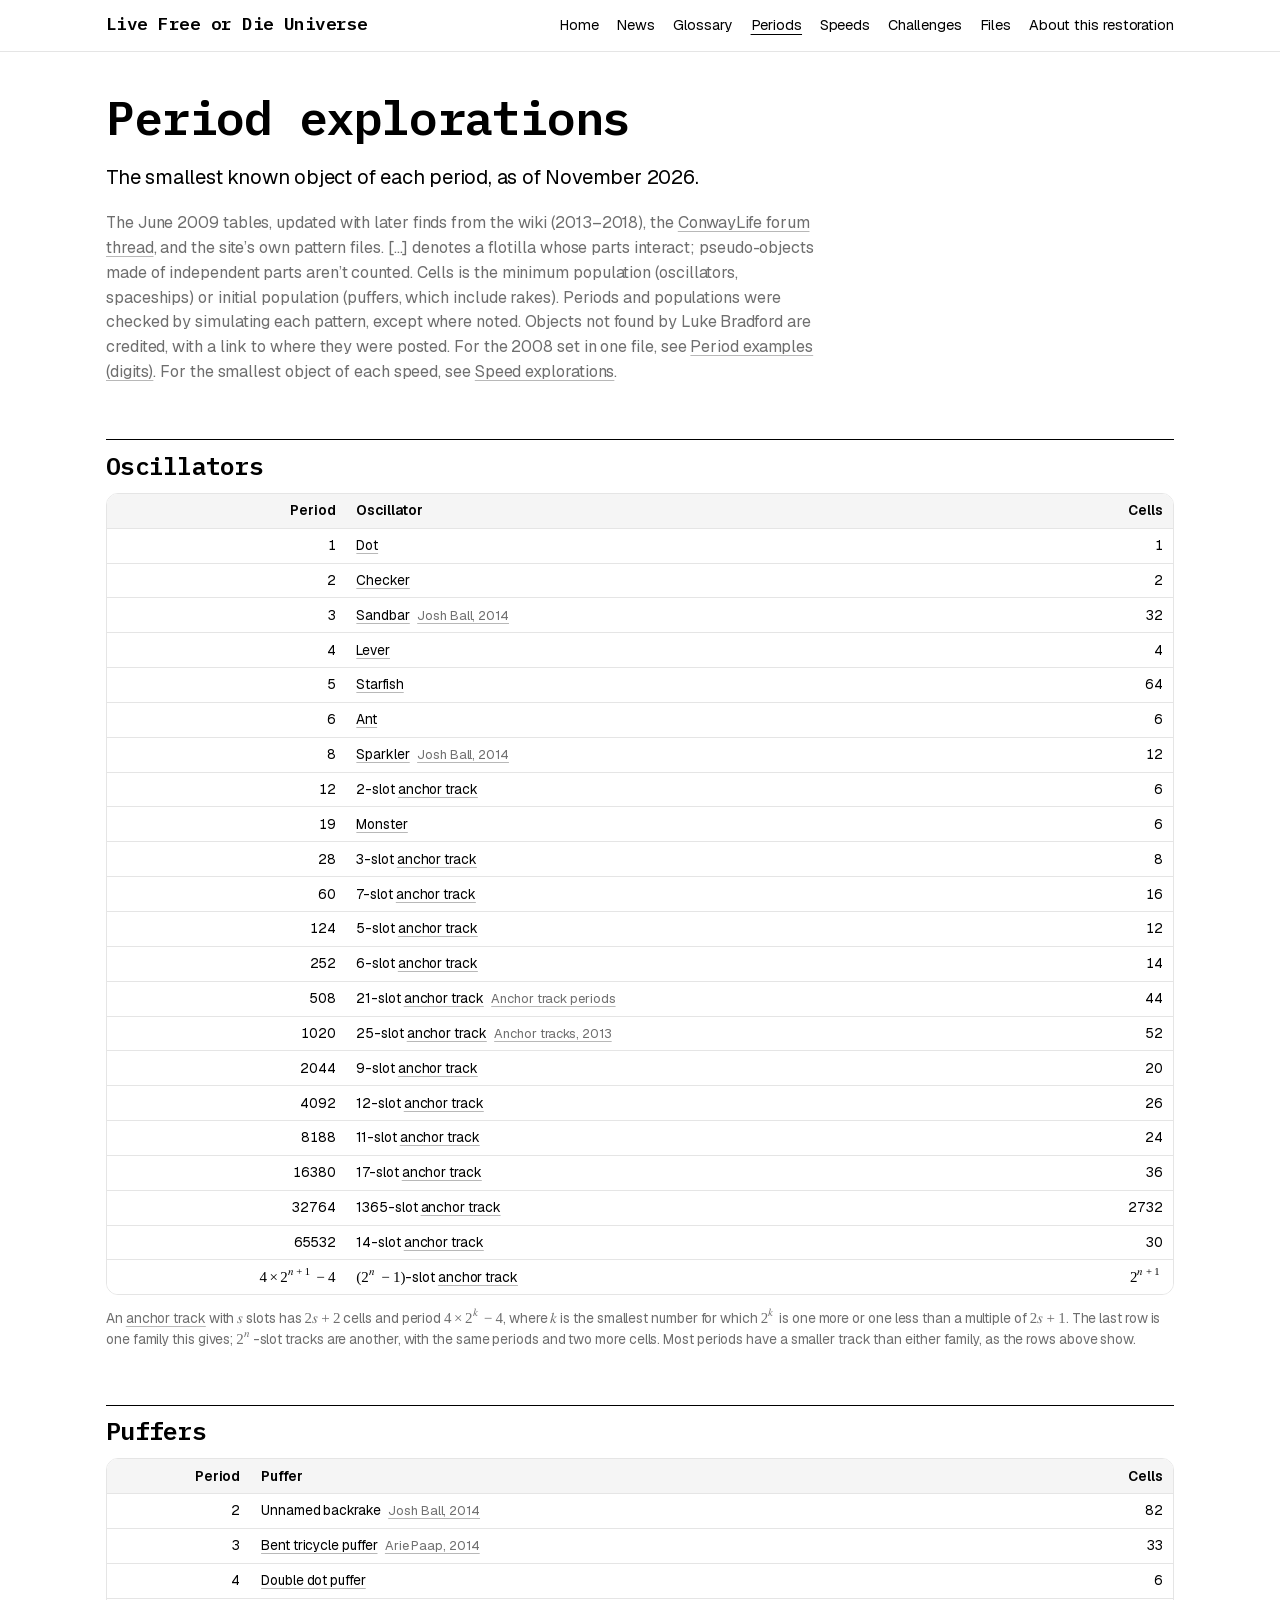
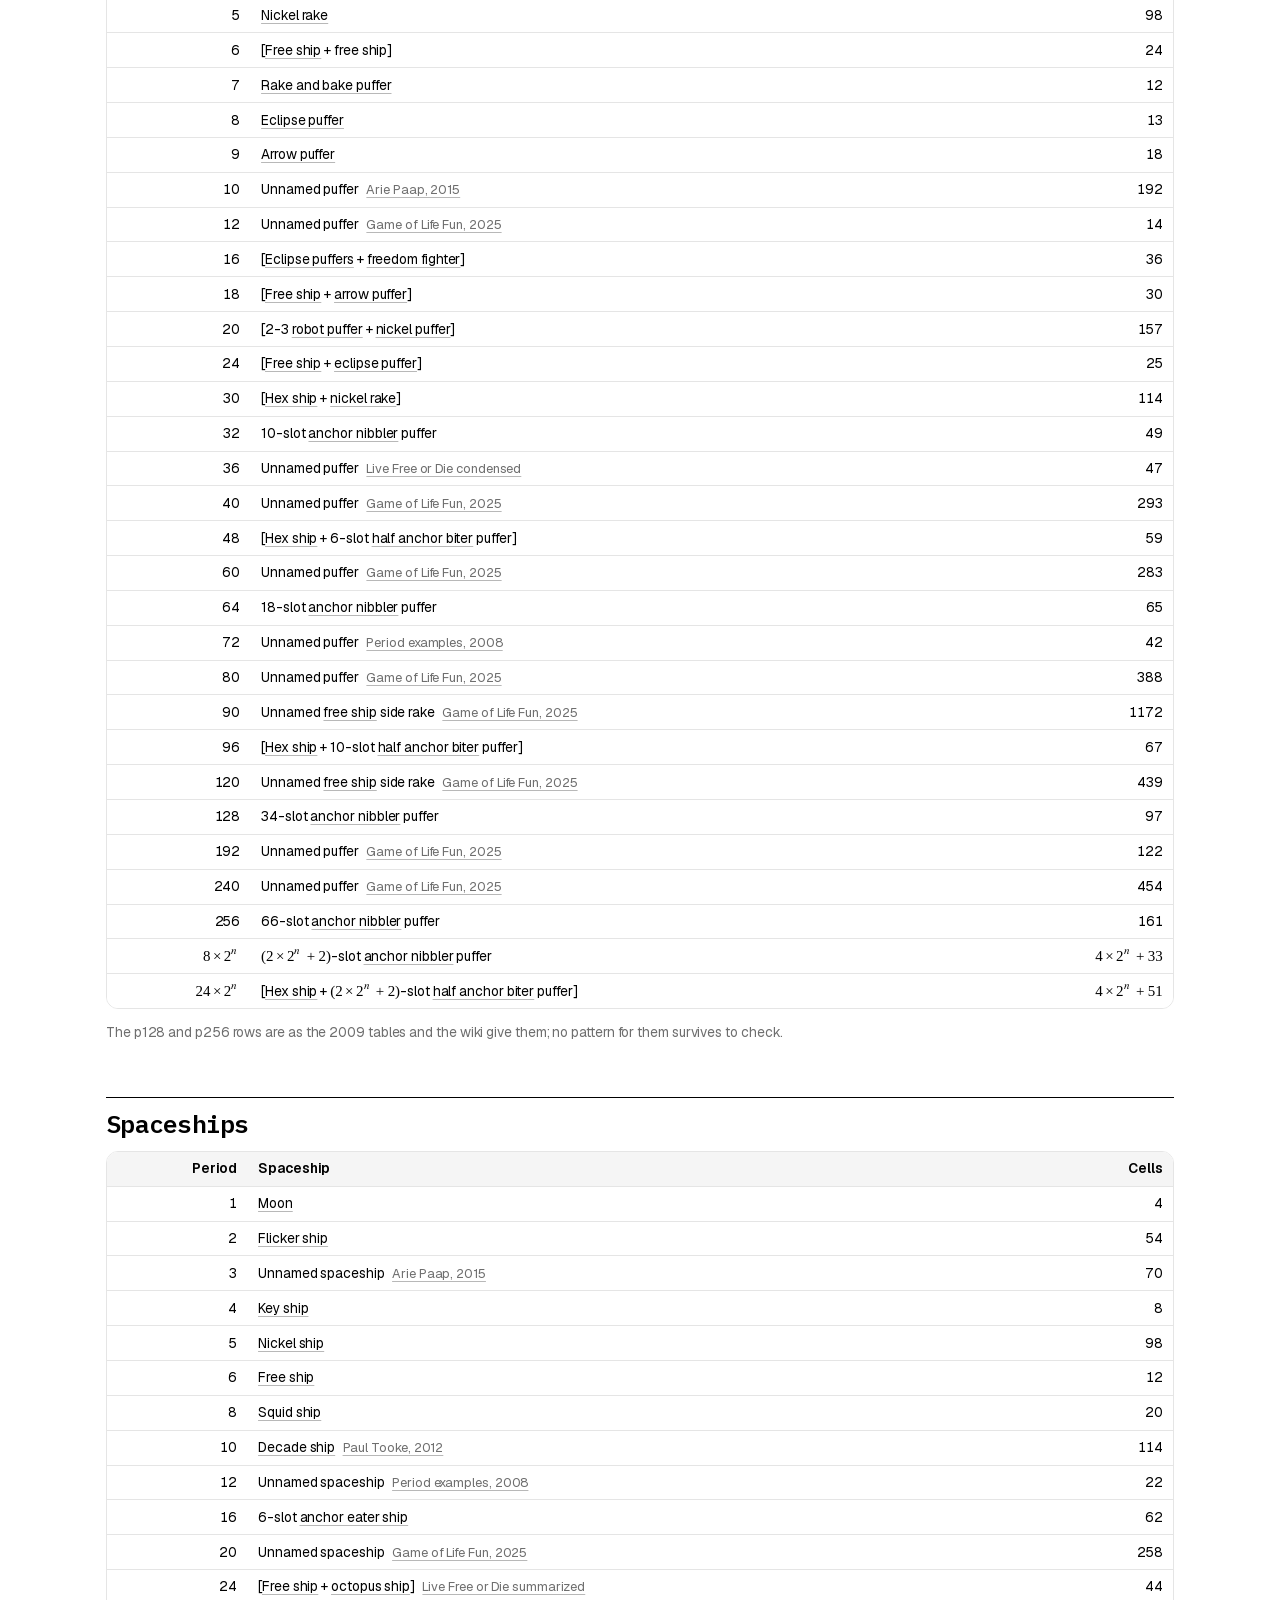
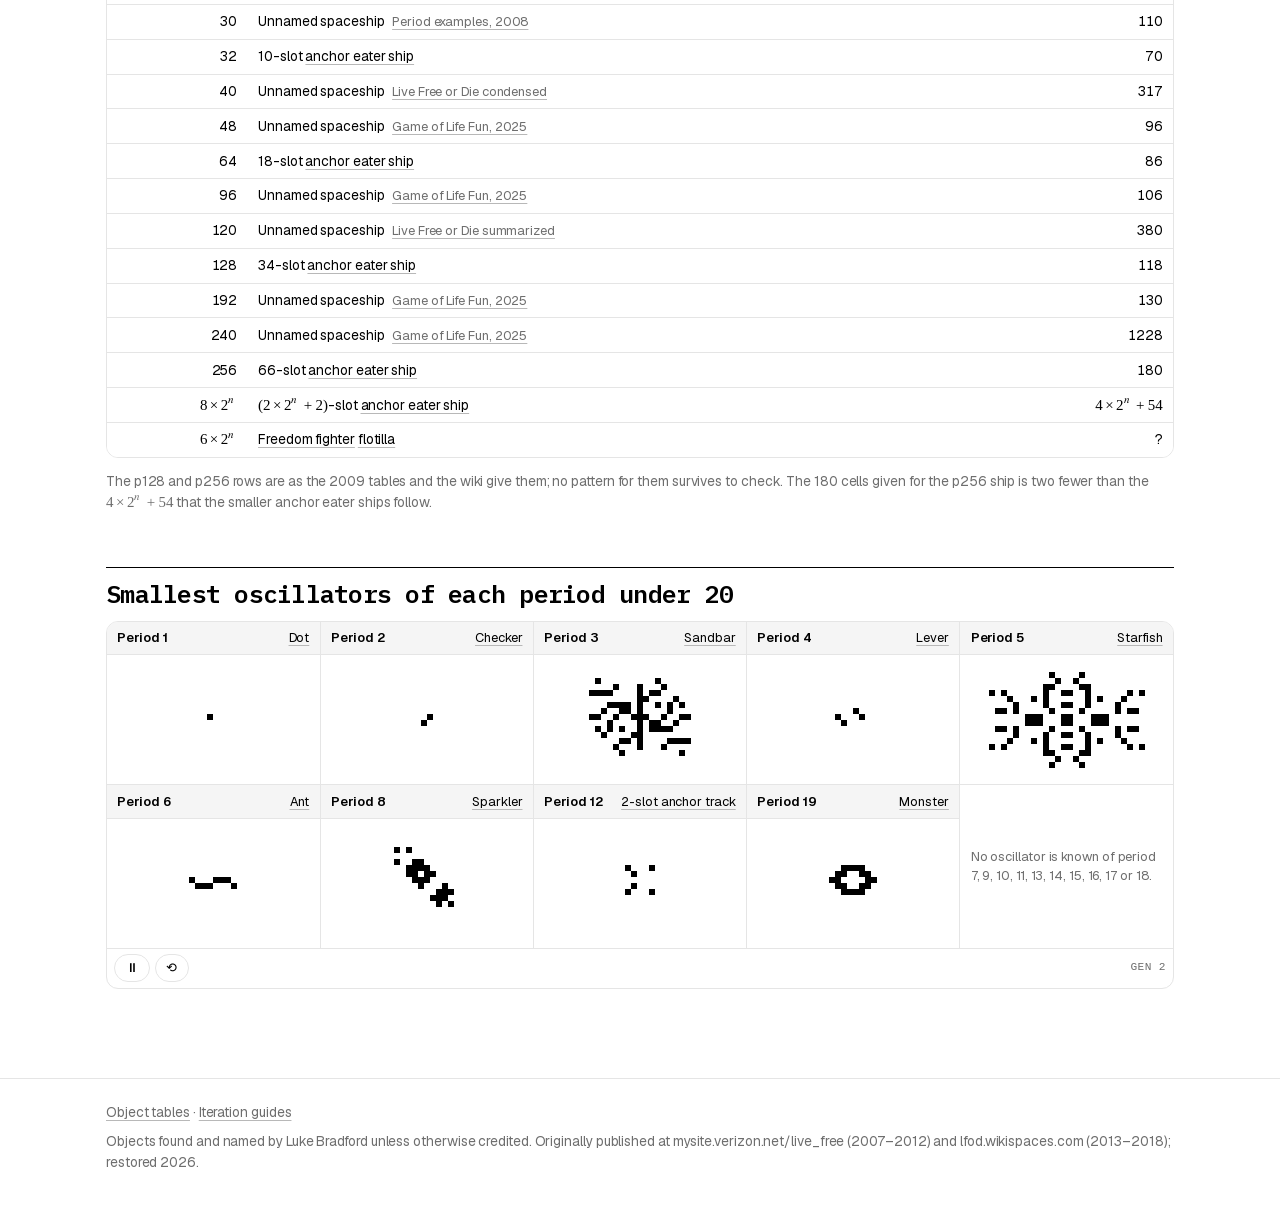
<file: docs/periods.html>
<!doctype html>
<html lang="en">
<head>
<meta charset="utf-8">
<meta name="viewport" content="width=device-width, initial-scale=1">
<title>Period explorations · Live Free or Die Universe</title>
<meta name="description" content="The smallest known oscillator, spaceship and puffer of each period in Live Free or Die.">
<link rel="icon" href="img/icon.png">
<link rel="stylesheet" href="assets/style.css?v=671cdf43">
<script src="assets/lfod.js?v=671cdf43" defer></script>
</head>
<body>
<header class="site-header"><div class="inner">
<a class="brand" href="index.html">Live Free or Die Universe</a>
<nav class="main" aria-label="Main"><a href="index.html">Home</a><a href="news.html">News</a><a href="glossary.html">Glossary</a><a href="periods.html" class="active">Periods</a><a href="speeds.html">Speeds</a><a href="challenges.html">Challenges</a><a href="files.html">Files</a><a href="restoration.html">About this restoration</a></nav>
</div></header>
<main>
<h1>Period explorations</h1>
<div class="prose"><p class="lede">The smallest known object of each period, as of November 2026.</p><p class="muted">The June 2009 tables, updated with later finds from the wiki (2013–2018), the <a href="https://conwaylife.com/forums/viewtopic.php?t=649">ConwayLife forum thread</a>, and the site’s own pattern files. […] denotes a flotilla whose parts interact; pseudo-objects made of independent parts aren’t counted. Cells is the minimum population (oscillators, spaceships) or initial population (puffers, which include rakes). Periods and populations were checked by simulating each pattern, except where noted. Objects not found by Luke Bradford are credited, with a link to where they were posted. For the 2008 set in one file, see <a href="files.html#period-examples-digits">Period examples (digits)</a>. For the smallest object of each speed, see <a href="speeds.html">Speed explorations</a>.</p></div>
<h2 id="oscillators">Oscillators</h2><div class="table-wrap"><table class="periods"><thead><tr><th class="num">Period</th><th>Oscillator</th><th class="num">Cells</th></tr></thead><tbody><tr><td class="num">1</td><td><a href="glossary.html#dot">Dot</a></td><td class="num">1</td></tr><tr><td class="num">2</td><td><a href="glossary.html#checker">Checker</a></td><td class="num">2</td></tr><tr><td class="num">3</td><td><a href="glossary.html#sandbar">Sandbar</a> <span class="credit"><a href="https://conwaylife.com/forums/viewtopic.php?p=12699#p12699">Josh Ball, 2014</a></span></td><td class="num">32</td></tr><tr><td class="num">4</td><td><a href="glossary.html#lever">Lever</a></td><td class="num">4</td></tr><tr><td class="num">5</td><td><a href="glossary.html#starfish">Starfish</a></td><td class="num">64</td></tr><tr><td class="num">6</td><td><a href="glossary.html#ant">Ant</a></td><td class="num">6</td></tr><tr><td class="num">8</td><td><a href="glossary.html#sparkler">Sparkler</a> <span class="credit"><a href="https://conwaylife.com/forums/viewtopic.php?p=12592#p12592">Josh Ball, 2014</a></span></td><td class="num">12</td></tr><tr><td class="num">12</td><td>2-slot <a href="glossary.html#anchor-track">anchor track</a></td><td class="num">6</td></tr><tr><td class="num">19</td><td><a href="glossary.html#monster">Monster</a></td><td class="num">6</td></tr><tr><td class="num">28</td><td>3-slot <a href="glossary.html#anchor-track">anchor track</a></td><td class="num">8</td></tr><tr><td class="num">60</td><td>7-slot <a href="glossary.html#anchor-track">anchor track</a></td><td class="num">16</td></tr><tr><td class="num">124</td><td>5-slot <a href="glossary.html#anchor-track">anchor track</a></td><td class="num">12</td></tr><tr><td class="num">252</td><td>6-slot <a href="glossary.html#anchor-track">anchor track</a></td><td class="num">14</td></tr><tr><td class="num">508</td><td>21-slot <a href="glossary.html#anchor-track">anchor track</a> <span class="credit"><a href="files.html#anchor-track-periods">Anchor track periods</a></span></td><td class="num">44</td></tr><tr><td class="num">1020</td><td>25-slot <a href="glossary.html#anchor-track">anchor track</a> <span class="credit"><a href="files.html#anchor-tracks">Anchor tracks, 2013</a></span></td><td class="num">52</td></tr><tr><td class="num">2044</td><td>9-slot <a href="glossary.html#anchor-track">anchor track</a></td><td class="num">20</td></tr><tr><td class="num">4092</td><td>12-slot <a href="glossary.html#anchor-track">anchor track</a></td><td class="num">26</td></tr><tr><td class="num">8188</td><td>11-slot <a href="glossary.html#anchor-track">anchor track</a></td><td class="num">24</td></tr><tr><td class="num">16380</td><td>17-slot <a href="glossary.html#anchor-track">anchor track</a></td><td class="num">36</td></tr><tr><td class="num">32764</td><td>1365-slot <a href="glossary.html#anchor-track">anchor track</a></td><td class="num">2732</td></tr><tr><td class="num">65532</td><td>14-slot <a href="glossary.html#anchor-track">anchor track</a></td><td class="num">30</td></tr><tr><td class="num"><math><mn>4</mn><mo>×</mo><msup><mrow><mn>2</mn></mrow><mrow><mi>n</mi><mo>+</mo><mn>1</mn></mrow></msup><mo>−</mo><mn>4</mn></math></td><td><math><mo>(</mo><msup><mrow><mn>2</mn></mrow><mrow><mi>n</mi></mrow></msup><mo>−</mo><mn>1</mn><mo>)</mo></math>-slot <a href="glossary.html#anchor-track">anchor track</a></td><td class="num"><math><msup><mrow><mn>2</mn></mrow><mrow><mi>n</mi><mo>+</mo><mn>1</mn></mrow></msup></math></td></tr></tbody></table></div>
<p class="muted table-note">An <a href="glossary.html#anchor-track">anchor track</a> with <math><mi>s</mi></math> slots has <math><mn>2</mn><mi>s</mi><mo>+</mo><mn>2</mn></math> cells and period <math><mn>4</mn><mo>×</mo><msup><mrow><mn>2</mn></mrow><mrow><mi>k</mi></mrow></msup><mo>−</mo><mn>4</mn></math>, where <math><mi>k</mi></math> is the smallest number for which <math><msup><mrow><mn>2</mn></mrow><mrow><mi>k</mi></mrow></msup></math> is one more or one less than a multiple of <math><mn>2</mn><mi>s</mi><mo>+</mo><mn>1</mn></math>. The last row is one family this gives; <math><msup><mrow><mn>2</mn></mrow><mrow><mi>n</mi></mrow></msup></math>-slot tracks are another, with the same periods and two more cells. Most periods have a smaller track than either family, as the rows above show.</p>
<h2 id="puffers">Puffers</h2><div class="table-wrap"><table class="periods"><thead><tr><th class="num">Period</th><th>Puffer</th><th class="num">Cells</th></tr></thead><tbody><tr><td class="num">2</td><td>Unnamed backrake <span class="credit"><a href="https://conwaylife.com/forums/viewtopic.php?p=12574#p12574">Josh Ball, 2014</a></span></td><td class="num">82</td></tr><tr><td class="num">3</td><td><a href="glossary.html#bent-tricycle-puffer">Bent tricycle puffer</a> <span class="credit"><a href="https://conwaylife.com/forums/viewtopic.php?p=12956#p12956">Arie Paap, 2014</a></span></td><td class="num">33</td></tr><tr><td class="num">4</td><td><a href="glossary.html#double-dot-puffer">Double dot puffer</a></td><td class="num">6</td></tr><tr><td class="num">5</td><td><a href="glossary.html#nickel-rake">Nickel rake</a></td><td class="num">98</td></tr><tr><td class="num">6</td><td>[<a href="glossary.html#free-ship">Free ship</a> + free ship]</td><td class="num">24</td></tr><tr><td class="num">7</td><td><a href="glossary.html#rake-and-bake-puffer">Rake and bake puffer</a></td><td class="num">12</td></tr><tr><td class="num">8</td><td><a href="glossary.html#eclipse-puffer">Eclipse puffer</a></td><td class="num">13</td></tr><tr><td class="num">9</td><td><a href="glossary.html#arrow-puffer">Arrow puffer</a></td><td class="num">18</td></tr><tr><td class="num">10</td><td>Unnamed puffer <span class="credit"><a href="https://conwaylife.com/forums/viewtopic.php?p=17134#p17134">Arie Paap, 2015</a></span></td><td class="num">192</td></tr><tr><td class="num">12</td><td>Unnamed puffer <span class="credit"><a href="https://conwaylife.com/forums/viewtopic.php?p=210612#p210612">Game of Life Fun, 2025</a></span></td><td class="num">14</td></tr><tr><td class="num">16</td><td>[<a href="glossary.html#eclipse-puffer">Eclipse puffers</a> + <a href="glossary.html#freedom-fighter">freedom fighter</a>]</td><td class="num">36</td></tr><tr><td class="num">18</td><td>[<a href="glossary.html#free-ship">Free ship</a> + <a href="glossary.html#arrow-puffer">arrow puffer</a>]</td><td class="num">30</td></tr><tr><td class="num">20</td><td>[2-3 <a href="glossary.html#robot-puffer">robot puffer</a> + <a href="glossary.html#nickel-puffer">nickel puffer</a>]</td><td class="num">157</td></tr><tr><td class="num">24</td><td>[<a href="glossary.html#free-ship">Free ship</a> + <a href="glossary.html#eclipse-puffer">eclipse puffer</a>]</td><td class="num">25</td></tr><tr><td class="num">30</td><td>[<a href="glossary.html#hex-ship">Hex ship</a> + <a href="glossary.html#nickel-rake">nickel rake</a>]</td><td class="num">114</td></tr><tr><td class="num">32</td><td>10-slot <a href="glossary.html#half-anchor-eater">anchor nibbler</a> puffer</td><td class="num">49</td></tr><tr><td class="num">36</td><td>Unnamed puffer <span class="credit"><a href="files.html#live-free-or-die-condensed">Live Free or Die condensed</a></span></td><td class="num">47</td></tr><tr><td class="num">40</td><td>Unnamed puffer <span class="credit"><a href="https://conwaylife.com/forums/viewtopic.php?p=210707#p210707">Game of Life Fun, 2025</a></span></td><td class="num">293</td></tr><tr><td class="num">48</td><td>[<a href="glossary.html#hex-ship">Hex ship</a> + 6-slot <a href="glossary.html#half-anchor-biter">half anchor biter</a> puffer]</td><td class="num">59</td></tr><tr><td class="num">60</td><td>Unnamed puffer <span class="credit"><a href="https://conwaylife.com/forums/viewtopic.php?p=211203#p211203">Game of Life Fun, 2025</a></span></td><td class="num">283</td></tr><tr><td class="num">64</td><td>18-slot <a href="glossary.html#half-anchor-eater">anchor nibbler</a> puffer</td><td class="num">65</td></tr><tr><td class="num">72</td><td>Unnamed puffer <span class="credit"><a href="files.html#period-examples">Period examples, 2008</a></span></td><td class="num">42</td></tr><tr><td class="num">80</td><td>Unnamed puffer <span class="credit"><a href="https://conwaylife.com/forums/viewtopic.php?p=217159#p217159">Game of Life Fun, 2025</a></span></td><td class="num">388</td></tr><tr><td class="num">90</td><td>Unnamed <a href="glossary.html#free-ship">free ship</a> side rake <span class="credit"><a href="https://conwaylife.com/forums/viewtopic.php?p=217159#p217159">Game of Life Fun, 2025</a></span></td><td class="num">1172</td></tr><tr><td class="num">96</td><td>[<a href="glossary.html#hex-ship">Hex ship</a> + 10-slot <a href="glossary.html#half-anchor-biter">half anchor biter</a> puffer]</td><td class="num">67</td></tr><tr><td class="num">120</td><td>Unnamed <a href="glossary.html#free-ship">free ship</a> side rake <span class="credit"><a href="https://conwaylife.com/forums/viewtopic.php?p=210707#p210707">Game of Life Fun, 2025</a></span></td><td class="num">439</td></tr><tr><td class="num">128</td><td>34-slot <a href="glossary.html#half-anchor-eater">anchor nibbler</a> puffer</td><td class="num">97</td></tr><tr><td class="num">192</td><td>Unnamed puffer <span class="credit"><a href="https://conwaylife.com/forums/viewtopic.php?p=210707#p210707">Game of Life Fun, 2025</a></span></td><td class="num">122</td></tr><tr><td class="num">240</td><td>Unnamed puffer <span class="credit"><a href="https://conwaylife.com/forums/viewtopic.php?p=210707#p210707">Game of Life Fun, 2025</a></span></td><td class="num">454</td></tr><tr><td class="num">256</td><td>66-slot <a href="glossary.html#half-anchor-eater">anchor nibbler</a> puffer</td><td class="num">161</td></tr><tr><td class="num"><math><mn>8</mn><mo>×</mo><msup><mrow><mn>2</mn></mrow><mrow><mi>n</mi></mrow></msup></math></td><td><math><mo>(</mo><mn>2</mn><mo>×</mo><msup><mrow><mn>2</mn></mrow><mrow><mi>n</mi></mrow></msup><mo>+</mo><mn>2</mn><mo>)</mo></math>-slot <a href="glossary.html#half-anchor-eater">anchor nibbler</a> puffer</td><td class="num"><math><mn>4</mn><mo>×</mo><msup><mrow><mn>2</mn></mrow><mrow><mi>n</mi></mrow></msup><mo>+</mo><mn>33</mn></math></td></tr><tr><td class="num"><math><mn>24</mn><mo>×</mo><msup><mrow><mn>2</mn></mrow><mrow><mi>n</mi></mrow></msup></math></td><td>[<a href="glossary.html#hex-ship">Hex ship</a> + <math><mo>(</mo><mn>2</mn><mo>×</mo><msup><mrow><mn>2</mn></mrow><mrow><mi>n</mi></mrow></msup><mo>+</mo><mn>2</mn><mo>)</mo></math>-slot <a href="glossary.html#half-anchor-biter">half anchor biter</a> puffer]</td><td class="num"><math><mn>4</mn><mo>×</mo><msup><mrow><mn>2</mn></mrow><mrow><mi>n</mi></mrow></msup><mo>+</mo><mn>51</mn></math></td></tr></tbody></table></div>
<p class="muted table-note">The p128 and p256 rows are as the 2009 tables and the wiki give them; no pattern for them survives to check.</p>
<h2 id="spaceships">Spaceships</h2><div class="table-wrap"><table class="periods"><thead><tr><th class="num">Period</th><th>Spaceship</th><th class="num">Cells</th></tr></thead><tbody><tr><td class="num">1</td><td><a href="glossary.html#moon">Moon</a></td><td class="num">4</td></tr><tr><td class="num">2</td><td><a href="glossary.html#flicker-ship">Flicker ship</a></td><td class="num">54</td></tr><tr><td class="num">3</td><td>Unnamed spaceship <span class="credit"><a href="https://conwaylife.com/forums/viewtopic.php?p=16976#p16976">Arie Paap, 2015</a></span></td><td class="num">70</td></tr><tr><td class="num">4</td><td><a href="glossary.html#key-ship">Key ship</a></td><td class="num">8</td></tr><tr><td class="num">5</td><td><a href="glossary.html#nickel-ship">Nickel ship</a></td><td class="num">98</td></tr><tr><td class="num">6</td><td><a href="glossary.html#free-ship">Free ship</a></td><td class="num">12</td></tr><tr><td class="num">8</td><td><a href="glossary.html#squid-ship">Squid ship</a></td><td class="num">20</td></tr><tr><td class="num">10</td><td><a href="glossary.html#decade-ship">Decade ship</a> <span class="credit"><a href="https://conwaylife.com/forums/viewtopic.php?p=6883#p6883">Paul Tooke, 2012</a></span></td><td class="num">114</td></tr><tr><td class="num">12</td><td>Unnamed spaceship <span class="credit"><a href="files.html#period-examples">Period examples, 2008</a></span></td><td class="num">22</td></tr><tr><td class="num">16</td><td>6-slot <a href="glossary.html#anchor-eater-ship">anchor eater ship</a></td><td class="num">62</td></tr><tr><td class="num">20</td><td>Unnamed spaceship <span class="credit"><a href="https://conwaylife.com/forums/viewtopic.php?p=217159#p217159">Game of Life Fun, 2025</a></span></td><td class="num">258</td></tr><tr><td class="num">24</td><td>[<a href="glossary.html#free-ship">Free ship</a> + <a href="glossary.html#octopus-ship">octopus ship</a>] <span class="credit"><a href="files.html#live-free-or-die-summarized">Live Free or Die summarized</a></span></td><td class="num">44</td></tr><tr><td class="num">30</td><td>Unnamed spaceship <span class="credit"><a href="files.html#period-examples">Period examples, 2008</a></span></td><td class="num">110</td></tr><tr><td class="num">32</td><td>10-slot <a href="glossary.html#anchor-eater-ship">anchor eater ship</a></td><td class="num">70</td></tr><tr><td class="num">40</td><td>Unnamed spaceship <span class="credit"><a href="files.html#live-free-or-die-condensed">Live Free or Die condensed</a></span></td><td class="num">317</td></tr><tr><td class="num">48</td><td>Unnamed spaceship <span class="credit"><a href="https://conwaylife.com/forums/viewtopic.php?p=217159#p217159">Game of Life Fun, 2025</a></span></td><td class="num">96</td></tr><tr><td class="num">64</td><td>18-slot <a href="glossary.html#anchor-eater-ship">anchor eater ship</a></td><td class="num">86</td></tr><tr><td class="num">96</td><td>Unnamed spaceship <span class="credit"><a href="https://conwaylife.com/forums/viewtopic.php?p=210707#p210707">Game of Life Fun, 2025</a></span></td><td class="num">106</td></tr><tr><td class="num">120</td><td>Unnamed spaceship <span class="credit"><a href="files.html#live-free-or-die-summarized">Live Free or Die summarized</a></span></td><td class="num">380</td></tr><tr><td class="num">128</td><td>34-slot <a href="glossary.html#anchor-eater-ship">anchor eater ship</a></td><td class="num">118</td></tr><tr><td class="num">192</td><td>Unnamed spaceship <span class="credit"><a href="https://conwaylife.com/forums/viewtopic.php?p=210707#p210707">Game of Life Fun, 2025</a></span></td><td class="num">130</td></tr><tr><td class="num">240</td><td>Unnamed spaceship <span class="credit"><a href="https://conwaylife.com/forums/viewtopic.php?p=211171#p211171">Game of Life Fun, 2025</a></span></td><td class="num">1228</td></tr><tr><td class="num">256</td><td>66-slot <a href="glossary.html#anchor-eater-ship">anchor eater ship</a></td><td class="num">180</td></tr><tr><td class="num"><math><mn>8</mn><mo>×</mo><msup><mrow><mn>2</mn></mrow><mrow><mi>n</mi></mrow></msup></math></td><td><math><mo>(</mo><mn>2</mn><mo>×</mo><msup><mrow><mn>2</mn></mrow><mrow><mi>n</mi></mrow></msup><mo>+</mo><mn>2</mn><mo>)</mo></math>-slot <a href="glossary.html#anchor-eater-ship">anchor eater ship</a></td><td class="num"><math><mn>4</mn><mo>×</mo><msup><mrow><mn>2</mn></mrow><mrow><mi>n</mi></mrow></msup><mo>+</mo><mn>54</mn></math></td></tr><tr><td class="num"><math><mn>6</mn><mo>×</mo><msup><mrow><mn>2</mn></mrow><mrow><mi>n</mi></mrow></msup></math></td><td><a href="glossary.html#freedom-fighter">Freedom fighter</a> <a href="glossary.html#flotilla">flotilla</a></td><td class="num">?</td></tr></tbody></table></div>
<p class="muted table-note">The p128 and p256 rows are as the 2009 tables and the wiki give them; no pattern for them survives to check. The 180 cells given for the p256 ship is two fewer than the <math><mn>4</mn><mo>×</mo><msup><mrow><mn>2</mn></mrow><mrow><mi>n</mi></mrow></msup><mo>+</mo><mn>54</mn></math> that the smaller anchor eater ships follow.</p>
<h2 id="smallest-oscillators">Smallest oscillators of each period under 20</h2>
<div class="table-wrap oscs" data-lap="2280" data-cols="5">
<table><tbody><tr><td><div class="osc-head"><span>Period 1</span><a href="glossary.html#dot">Dot</a></div><div class="osc" data-rle="x = 1, y = 1, rule = s0/b2
o!" data-ext="0,0,0,0" data-label="Dot, period 1"><canvas role="img"></canvas></div></td><td><div class="osc-head"><span>Period 2</span><a href="glossary.html#checker">Checker</a></div><div class="osc" data-rle="x = 2, y = 2, rule = s0/b2
bo$o!" data-ext="0,0,1,1" data-label="Checker, period 2"><canvas role="img"></canvas></div></td><td><div class="osc-head"><span>Period 3</span><a href="glossary.html#sandbar">Sandbar</a></div><div class="osc" data-rle="x = 17, y = 13, rule = s0/b2
bo10bo$7bo$4bo7b2o$o5bo6bobo$2bo7b2o$o9b2o2$5b2o9bo$5b2o7bo$bobo6bo5bo$3b2o7bo$9bo$4bo10bo!" data-ext="-1,0,17,12" data-label="Sandbar, period 3"><canvas role="img"></canvas></div></td><td><div class="osc-head"><span>Period 4</span><a href="glossary.html#lever">Lever</a></div><div class="osc" data-rle="x = 5, y = 3, rule = s0/b2
bo$o3bo$3bo!" data-ext="0,0,4,2" data-label="Lever, period 4"><canvas role="img"></canvas></div></td><td><div class="osc-head"><span>Period 5</span><a href="glossary.html#starfish">Starfish</a></div><div class="osc" data-rle="x = 28, y = 16, rule = s0/b2
12bo2bo2$12b4o$11b2o2b2o$11bo4bo$ob2o5bob2o2b2obo5b2obo$3bo3bo4b4o4bo3bo3$3bo3bo4b4o4bo3bo$ob2o5bob2o2b2obo5b2obo$11bo4bo$11b2o2b2o$12b4o2$12bo2bo!" data-ext="0,0,27,15" data-label="Starfish, period 5"><canvas role="img"></canvas></div></td></tr><tr><td><div class="osc-head"><span>Period 6</span><a href="glossary.html#ant">Ant</a></div><div class="osc" data-rle="x = 8, y = 4, rule = s0/b2
bobo$o$7bo$4bobo!" data-ext="0,-1,7,4" data-label="Ant, period 6"><canvas role="img"></canvas></div></td><td><div class="osc-head"><span>Period 8</span><a href="glossary.html#sparkler">Sparkler</a></div><div class="osc" data-rle="x = 10, y = 10, rule = s0/b2
2bo$bo$o$4bo$3bobo$4bo$9bo$8bo$7b2o$6bo!" data-ext="-1,-1,11,11" data-label="Sparkler, period 8"><canvas role="img"></canvas></div></td><td><div class="osc-head"><span>Period 12</span><a href="glossary.html#anchor-track">2-slot anchor track</a></div><div class="osc" data-rle="x = 6, y = 5, rule = s0/b2
bo3bo$o2$o$bo3bo!" data-ext="-1,0,7,4" data-label="2-slot anchor track, period 12"><canvas role="img"></canvas></div></td><td><div class="osc-head"><span>Period 19</span><a href="glossary.html#monster">Monster</a></div><div class="osc" data-rle="x = 4, y = 3, rule = s0/b2
o2bo$o2bo$o2bo!" data-ext="-6,-5,9,7" data-label="Monster, period 19"><canvas role="img"></canvas></div></td><td class="osc-note muted" colspan="1">No oscillator is known of period 7, 9, 10, 11, 13, 14, 15, 16, 17 or 18.</td></tr></tbody></table>
<div class="pbar"><button type="button" class="osc-play" title="Play / pause">▶</button><button type="button" class="osc-reset" title="Reset">⟲</button><span class="osc-gen muted">GEN 0</span></div>
</div>
<script src="assets/periods.js?v=671cdf43" defer></script>
</main>
<footer class="site-footer"><div class="inner">
<p class="ref"><a href="tables.html">Object tables</a> · <a href="iterations.html">Iteration guides</a></p>
Objects found and named by Luke Bradford unless otherwise credited. Originally published at
mysite.verizon.net/live_free (2007–2012) and lfod.wikispaces.com (2013–2018); restored 2026.
</div></footer>
</body>
</html>
</file>
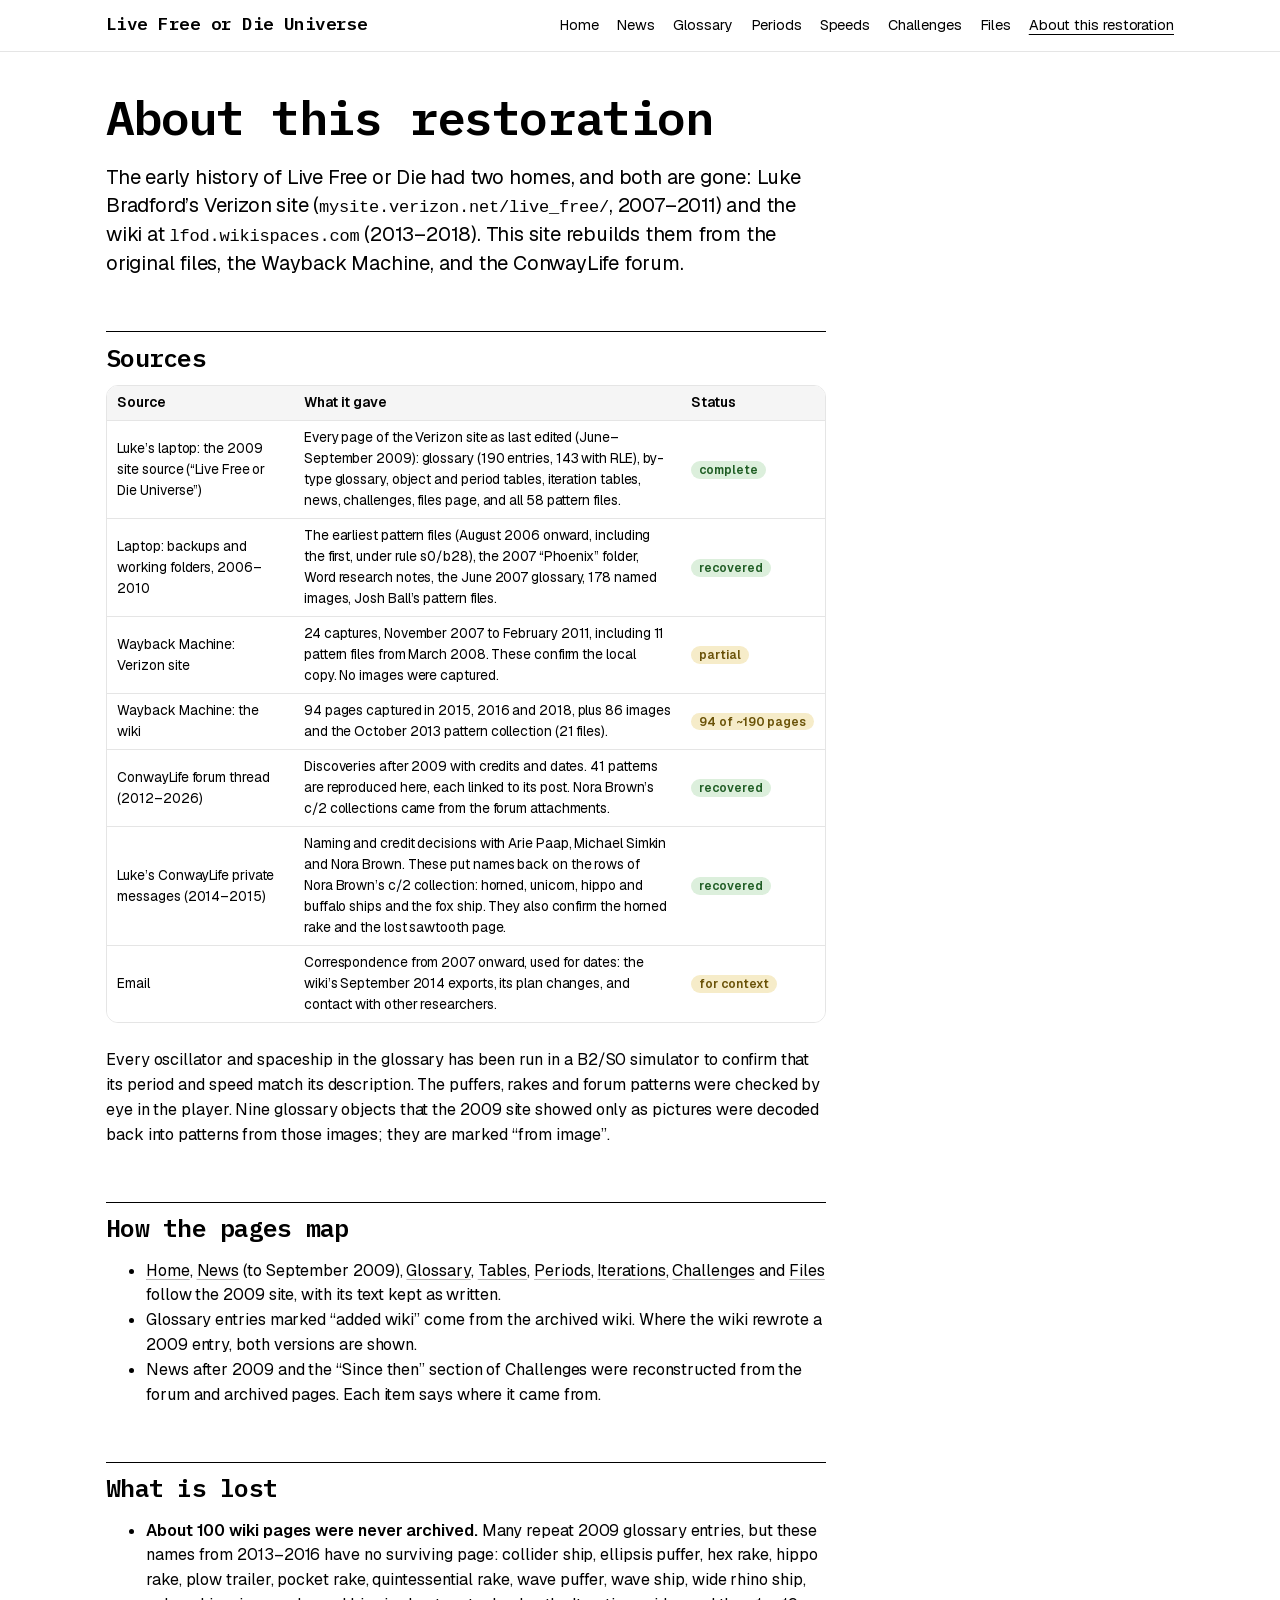
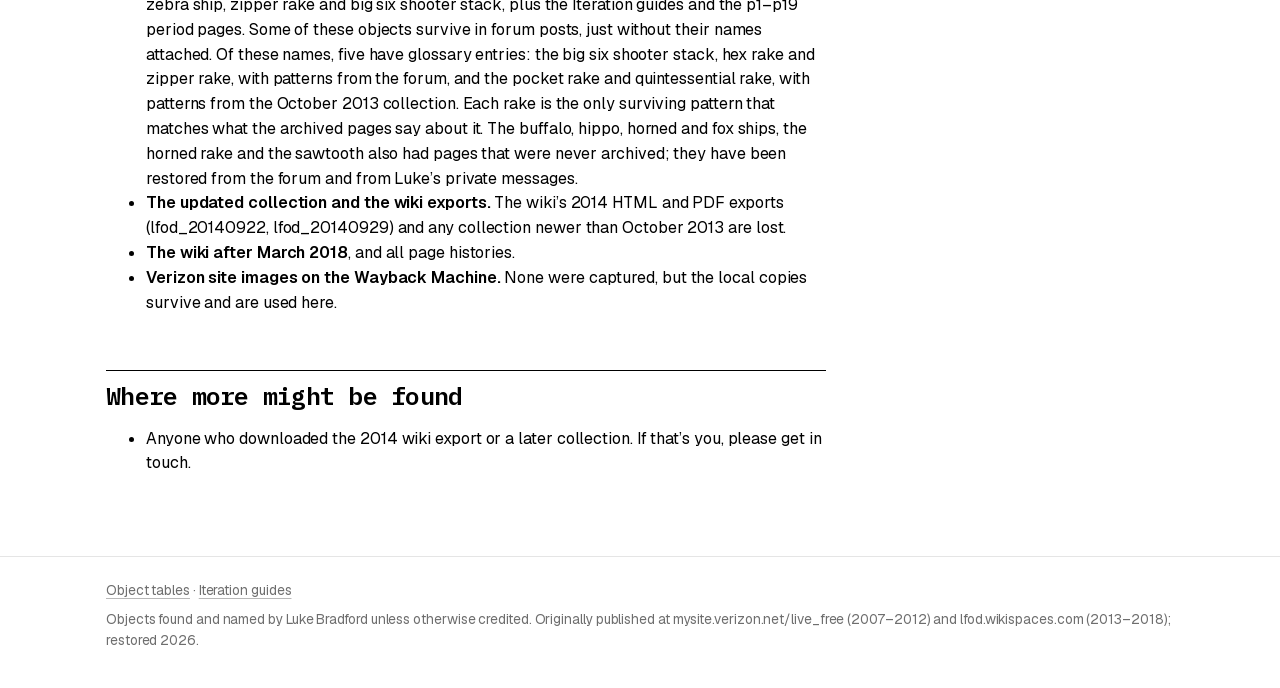
<file: docs/restoration.html>
<!doctype html>
<html lang="en">
<head>
<meta charset="utf-8">
<meta name="viewport" content="width=device-width, initial-scale=1">
<title>About this restoration · Live Free or Die Universe</title>
<meta name="description" content="How the Live Free or Die Universe site was recovered, and what remains lost.">
<link rel="icon" href="img/icon.png">
<link rel="stylesheet" href="assets/style.css?v=671cdf43">
<script src="assets/lfod.js?v=671cdf43" defer></script>
</head>
<body>
<header class="site-header"><div class="inner">
<a class="brand" href="index.html">Live Free or Die Universe</a>
<nav class="main" aria-label="Main"><a href="index.html">Home</a><a href="news.html">News</a><a href="glossary.html">Glossary</a><a href="periods.html">Periods</a><a href="speeds.html">Speeds</a><a href="challenges.html">Challenges</a><a href="files.html">Files</a><a href="restoration.html" class="active">About this restoration</a></nav>
</div></header>
<main>
<h1>About this restoration</h1>
<div class="prose">
<p class="lede">The early history of Live Free or Die had two homes, and both are gone: Luke Bradford’s Verizon site
(<code>mysite.verizon.net/live_free/</code>, 2007–2011) and the wiki at <code>lfod.wikispaces.com</code> (2013–2018).
This site rebuilds them from the original files, the Wayback Machine, and the ConwayLife forum.</p>

<h2>Sources</h2>
<div class="table-wrap"><table>
<tr><th>Source</th><th>What it gave</th><th>Status</th></tr>
<tr><td>Luke’s laptop: the 2009 site source (“Live Free or Die Universe”)</td><td style="white-space:normal">Every page of the Verizon site as last edited (June–September 2009): glossary (190 entries, 143 with RLE), by-type glossary, object and period tables, iteration tables, news, challenges, files page, and all 58 pattern files.</td><td><span class="status ok">complete</span></td></tr>
<tr><td>Laptop: backups and working folders, 2006–2010</td><td style="white-space:normal">The earliest pattern files (August 2006 onward, including the first, under rule s0/b28), the 2007 “Phoenix” folder, Word research notes, the June 2007 glossary, 178 named images, Josh Ball’s pattern files.</td><td><span class="status ok">recovered</span></td></tr>
<tr><td>Wayback Machine: Verizon site</td><td style="white-space:normal">24 captures, November 2007 to February 2011, including 11 pattern files from March 2008. These confirm the local copy. No images were captured.</td><td><span class="status part">partial</span></td></tr>
<tr><td>Wayback Machine: the wiki</td><td style="white-space:normal">94 pages captured in 2015, 2016 and 2018, plus 86 images and the October 2013 pattern collection (21 files).</td><td><span class="status part">94 of ~190 pages</span></td></tr>
<tr><td>ConwayLife forum thread (2012–2026)</td><td style="white-space:normal">Discoveries after 2009 with credits and dates. 41 patterns are reproduced here, each linked to its post. Nora Brown’s c/2 collections came from the forum attachments.</td><td><span class="status ok">recovered</span></td></tr>
<tr><td>Luke’s ConwayLife private messages (2014–2015)</td><td style="white-space:normal">Naming and credit decisions with Arie Paap, Michael Simkin and Nora Brown. These put names back on the rows of Nora Brown’s c/2 collection: horned, unicorn, hippo and buffalo ships and the fox ship. They also confirm the horned rake and the lost sawtooth page.</td><td><span class="status ok">recovered</span></td></tr>
<tr><td>Email</td><td style="white-space:normal">Correspondence from 2007 onward, used for dates: the wiki’s September 2014 exports, its plan changes, and contact with other researchers.</td><td><span class="status part">for context</span></td></tr>
</table></div>

<p>Every oscillator and spaceship in the glossary has been run in a B2/S0 simulator to confirm that its period and speed match its description. The puffers, rakes and forum patterns were checked by eye in the player.
Nine glossary objects that the 2009 site showed only as pictures were decoded back into patterns from those images;
they are marked “from image”.</p>

<h2>How the pages map</h2>
<ul>
<li><a href="index.html">Home</a>, <a href="news.html">News</a> (to September 2009), <a href="glossary.html">Glossary</a>, <a href="tables.html">Tables</a>, <a href="periods.html">Periods</a>, <a href="iterations.html">Iterations</a>, <a href="challenges.html">Challenges</a> and <a href="files.html">Files</a> follow the 2009 site, with its text kept as written.</li>
<li>Glossary entries marked “added wiki” come from the archived wiki. Where the wiki rewrote a 2009 entry, both versions are shown.</li>
<li>News after 2009 and the “Since then” section of Challenges were reconstructed from the forum and archived pages. Each item says where it came from.</li>
</ul>

<h2>What is lost</h2>
<ul>
<li><strong>About 100 wiki pages were never archived.</strong> Many repeat 2009 glossary entries, but these names from 2013–2016 have no surviving page:
collider ship, ellipsis puffer, hex rake, hippo rake, plow trailer,
pocket rake, quintessential rake, wave puffer, wave ship, wide rhino ship, zebra ship, zipper rake and big six shooter stack, plus the Iteration guides and the p1–p19 period pages.
Some of these objects survive in forum posts, just without their names attached. Of these names, five have glossary entries: the big six shooter stack, hex rake and zipper rake, with patterns from the forum, and the pocket rake and quintessential rake, with patterns from the October 2013 collection. Each rake is the only surviving pattern that matches what the archived pages say about it. The buffalo, hippo, horned and fox ships, the horned rake and the sawtooth also had pages that were never archived; they have been restored from the forum and from Luke’s private messages.</li>
<li><strong>The updated collection and the wiki exports.</strong> The wiki’s 2014 HTML and PDF exports (lfod_20140922, lfod_20140929) and any collection newer than October 2013 are lost.</li>
<li><strong>The wiki after March 2018</strong>, and all page histories.</li>
<li><strong>Verizon site images on the Wayback Machine.</strong> None were captured, but the local copies survive and are used here.</li>
</ul>

<h2>Where more might be found</h2>
<ul>
<li>Anyone who downloaded the 2014 wiki export or a later collection. If that’s you, please get in touch.</li>
</ul>
</div>

</main>
<footer class="site-footer"><div class="inner">
<p class="ref"><a href="tables.html">Object tables</a> · <a href="iterations.html">Iteration guides</a></p>
Objects found and named by Luke Bradford unless otherwise credited. Originally published at
mysite.verizon.net/live_free (2007–2012) and lfod.wikispaces.com (2013–2018); restored 2026.
</div></footer>
</body>
</html>
</file>
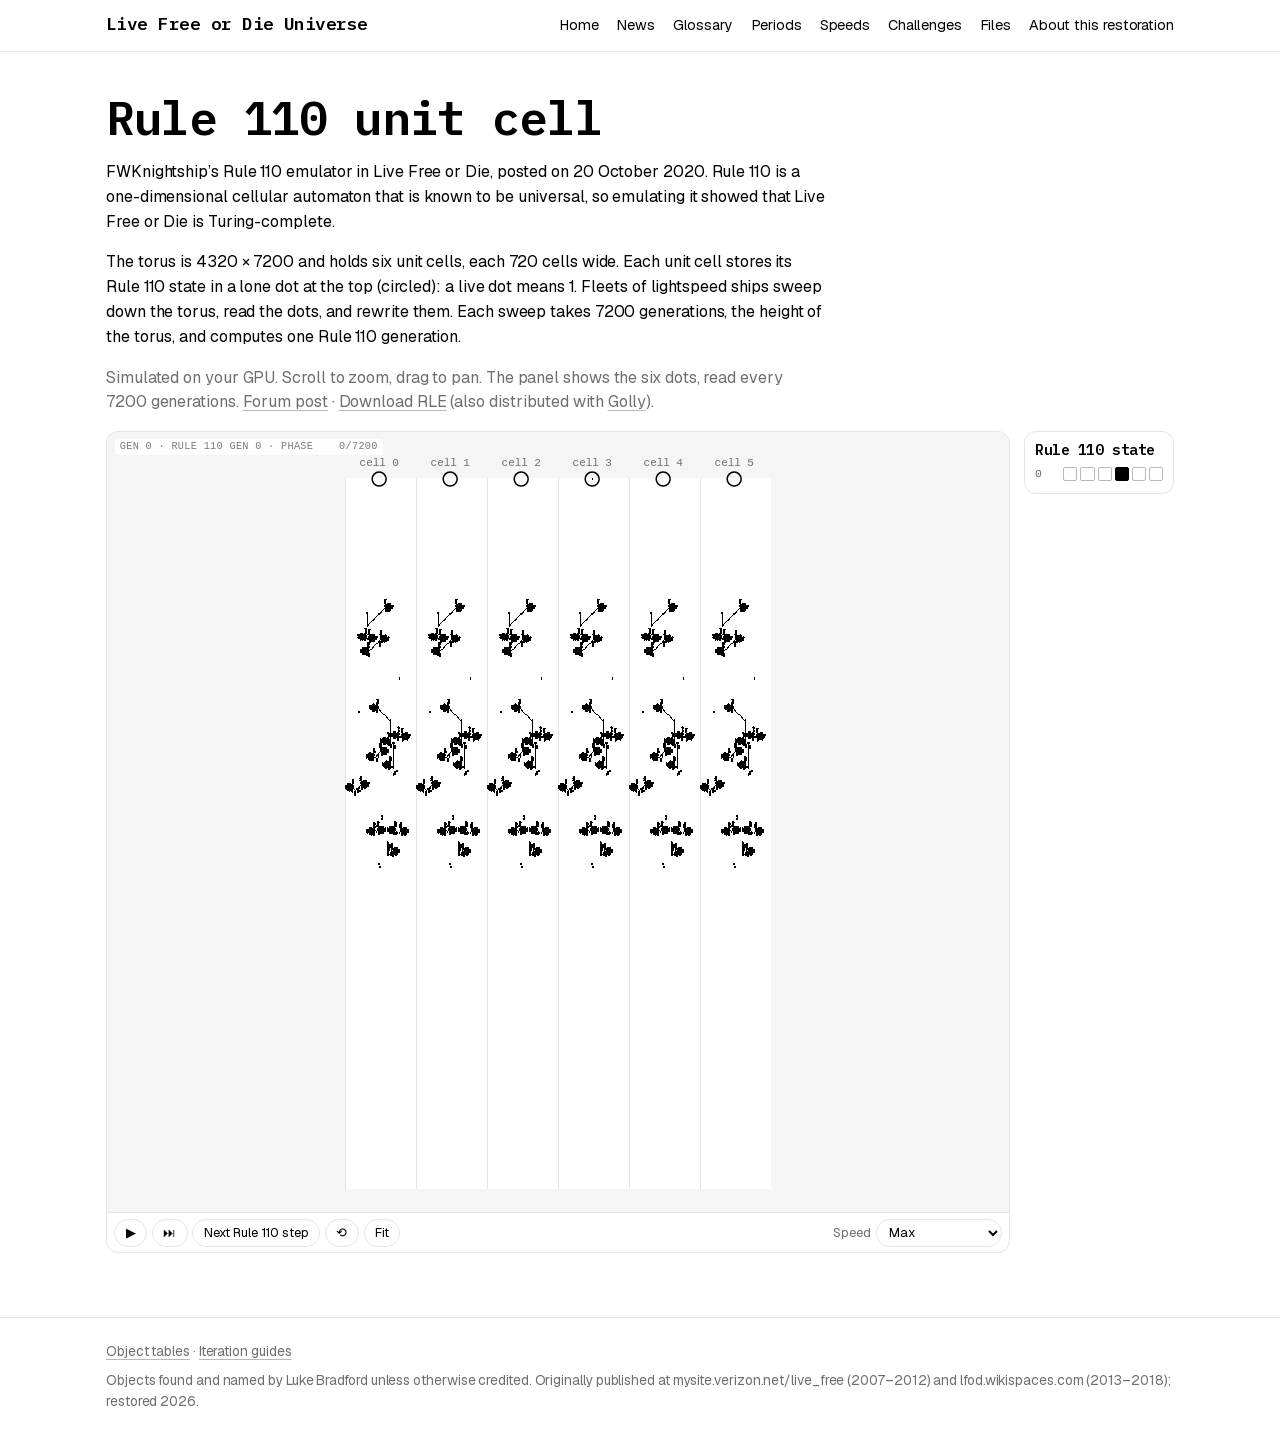
<file: docs/rule110.html>
<!doctype html>
<html lang="en">
<head>
<meta charset="utf-8">
<meta name="viewport" content="width=device-width, initial-scale=1">
<title>Rule 110 unit cell · Live Free or Die Universe</title>
<meta name="description" content="FWKnightship’s Rule 110 unit cell in Live Free or Die (B2/S0), running in the browser.">
<link rel="icon" href="img/icon.png">
<link rel="stylesheet" href="assets/style.css?v=671cdf43">
<script src="assets/lfod.js?v=671cdf43" defer></script>
</head>
<body>
<header class="site-header"><div class="inner">
<a class="brand" href="index.html">Live Free or Die Universe</a>
<nav class="main" aria-label="Main"><a href="index.html">Home</a><a href="news.html">News</a><a href="glossary.html">Glossary</a><a href="periods.html">Periods</a><a href="speeds.html">Speeds</a><a href="challenges.html">Challenges</a><a href="files.html">Files</a><a href="restoration.html">About this restoration</a></nav>
</div></header>
<main>
<h1>Rule 110 unit cell</h1>
<div class="prose">
<p>FWKnightship’s Rule 110 emulator in Live Free or Die, posted on 20 October 2020. Rule 110 is a one-dimensional cellular automaton
that is known to be universal, so emulating it showed that Live Free or Die is Turing-complete.</p>
<p>The torus is 4320 × 7200 and holds six unit cells, each 720 cells wide. Each unit cell stores its Rule 110 state in a lone dot at
the top (circled): a live dot means 1. Fleets of lightspeed ships sweep down the torus, read the dots, and rewrite them. Each sweep takes
7200 generations, the height of the torus, and computes one Rule 110 generation.</p>
<p class="muted">Simulated on your GPU. Scroll to zoom, drag to pan. The panel shows the six dots, read every 7200 generations.
<a href="https://conwaylife.com/forums/viewtopic.php?p=107139#p107139">Forum post</a> ·
<a href="files/lfod-flying-rule110-simulator.rle" download>Download RLE</a> (also distributed with <a href="https://golly.sourceforge.io/">Golly</a>).</p>
</div>
<div class="w110">
<div class="stage">
<canvas id="gl"></canvas>
<canvas id="ov"></canvas>
<span class="pinfo" id="info">Loading…</span>
<div class="pbar">
<button type="button" id="play" title="Play / pause">▶</button>
<button type="button" id="step" title="Step one generation">⏭</button>
<button type="button" id="next" title="Run to the next Rule 110 generation">Next Rule 110 step</button>
<button type="button" id="reset" title="Reset">⟲</button>
<button type="button" id="fit" title="Fit the whole torus">Fit</button>
<span class="grow"></span>
<label for="speed" class="muted">Speed</label>
<select id="speed">
<option value="1">1 gen/frame</option>
<option value="10">10 gen/frame</option>
<option value="100">100 gen/frame</option>
<option value="max" selected>Max</option>
</select>
</div>
</div>
<aside class="side">
<h3>Rule 110 state</h3>
<div id="hist"></div>
</aside>
</div>
<script src="assets/w110.js?v=671cdf43" defer></script>
</main>
<footer class="site-footer"><div class="inner">
<p class="ref"><a href="tables.html">Object tables</a> · <a href="iterations.html">Iteration guides</a></p>
Objects found and named by Luke Bradford unless otherwise credited. Originally published at
mysite.verizon.net/live_free (2007–2012) and lfod.wikispaces.com (2013–2018); restored 2026.
</div></footer>
</body>
</html>
</file>
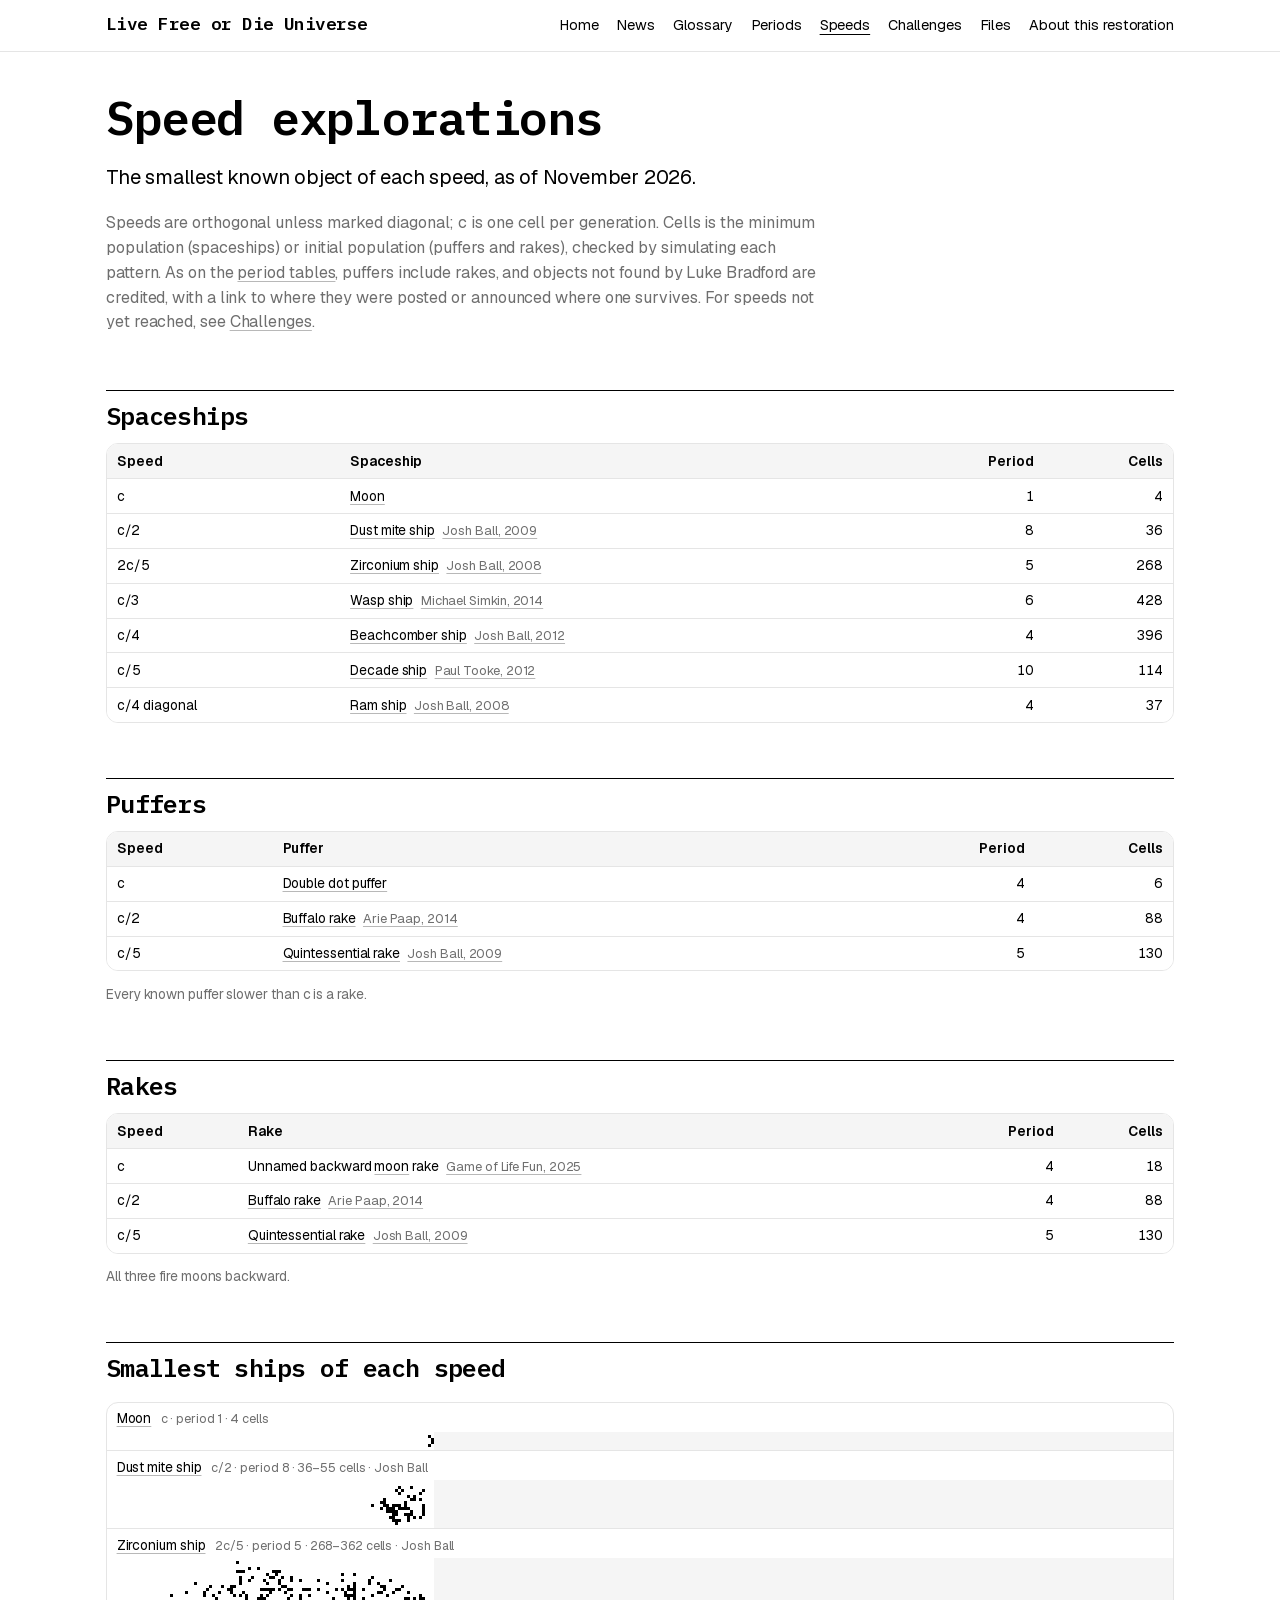
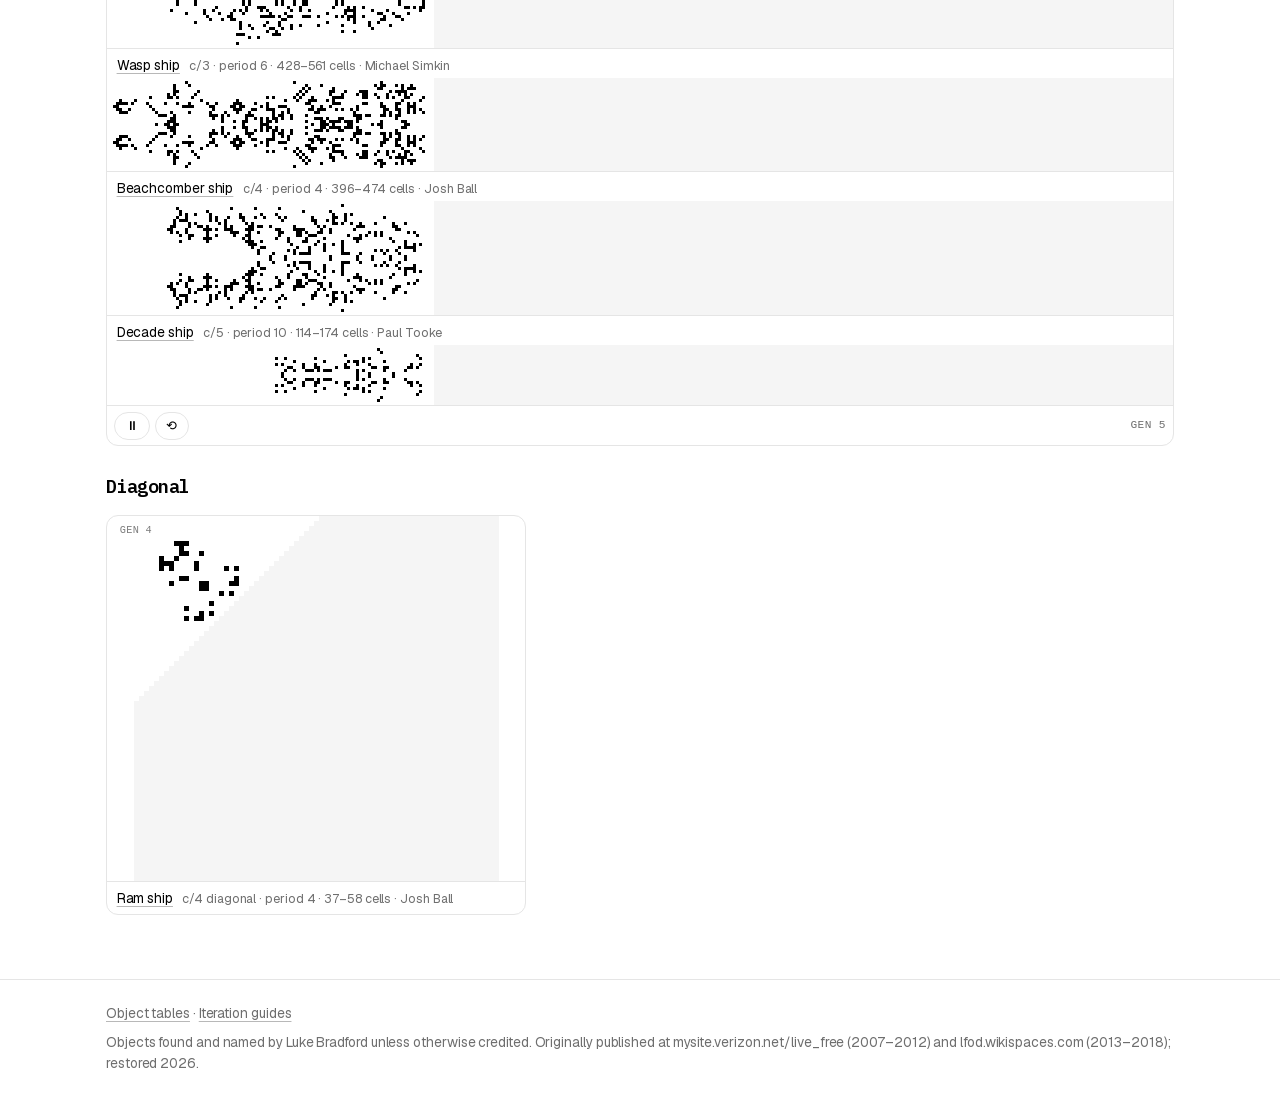
<file: docs/speeds.html>
<!doctype html>
<html lang="en">
<head>
<meta charset="utf-8">
<meta name="viewport" content="width=device-width, initial-scale=1">
<title>Speed explorations · Live Free or Die Universe</title>
<meta name="description" content="The smallest known spaceship, puffer and rake of each speed in Live Free or Die.">
<link rel="icon" href="img/icon.png">
<link rel="stylesheet" href="assets/style.css?v=671cdf43">
<script src="assets/lfod.js?v=671cdf43" defer></script>
</head>
<body>
<header class="site-header"><div class="inner">
<a class="brand" href="index.html">Live Free or Die Universe</a>
<nav class="main" aria-label="Main"><a href="index.html">Home</a><a href="news.html">News</a><a href="glossary.html">Glossary</a><a href="periods.html">Periods</a><a href="speeds.html" class="active">Speeds</a><a href="challenges.html">Challenges</a><a href="files.html">Files</a><a href="restoration.html">About this restoration</a></nav>
</div></header>
<main>
<h1>Speed explorations</h1>
<div class="prose"><p class="lede">The smallest known object of each speed, as of November 2026.</p><p class="muted">Speeds are orthogonal unless marked diagonal; c is one cell per generation. Cells is the minimum population (spaceships) or initial population (puffers and rakes), checked by simulating each pattern. As on the <a href="periods.html">period tables</a>, puffers include rakes, and objects not found by Luke Bradford are credited, with a link to where they were posted or announced where one survives. For speeds not yet reached, see <a href="challenges.html">Challenges</a>.</p></div>
<h2 id="spaceships">Spaceships</h2><div class="table-wrap"><table class="periods speeds"><thead><tr><th>Speed</th><th>Spaceship</th><th class="num">Period</th><th class="num">Cells</th></tr></thead><tbody><tr><td>c</td><td><a href="glossary.html#moon">Moon</a></td><td class="num">1</td><td class="num">4</td></tr><tr><td>c/2</td><td><a href="glossary.html#dust-mite-ship">Dust mite ship</a> <span class="credit"><a href="news.html#d2009-01-19">Josh Ball, 2009</a></span></td><td class="num">8</td><td class="num">36</td></tr><tr><td>2c/5</td><td><a href="glossary.html#zirconium-ship">Zirconium ship</a> <span class="credit"><a href="news.html#d2008-06-09">Josh Ball, 2008</a></span></td><td class="num">5</td><td class="num">268</td></tr><tr><td>c/3</td><td><a href="glossary.html#wasp-ship">Wasp ship</a> <span class="credit"><a href="https://conwaylife.com/forums/viewtopic.php?p=13652#p13652">Michael Simkin, 2014</a></span></td><td class="num">6</td><td class="num">428</td></tr><tr><td>c/4</td><td><a href="glossary.html#beachcomber-ship">Beachcomber ship</a> <span class="credit"><a href="https://conwaylife.com/forums/viewtopic.php?p=6835#p6835">Josh Ball, 2012</a></span></td><td class="num">4</td><td class="num">396</td></tr><tr><td>c/5</td><td><a href="glossary.html#decade-ship">Decade ship</a> <span class="credit"><a href="https://conwaylife.com/forums/viewtopic.php?p=6883#p6883">Paul Tooke, 2012</a></span></td><td class="num">10</td><td class="num">114</td></tr><tr><td>c/4 diagonal</td><td><a href="glossary.html#ram-ship">Ram ship</a> <span class="credit"><a href="news.html#d2008-12-09">Josh Ball, 2008</a></span></td><td class="num">4</td><td class="num">37</td></tr></tbody></table></div>
<h2 id="puffers">Puffers</h2><div class="table-wrap"><table class="periods speeds"><thead><tr><th>Speed</th><th>Puffer</th><th class="num">Period</th><th class="num">Cells</th></tr></thead><tbody><tr><td>c</td><td><a href="glossary.html#double-dot-puffer">Double dot puffer</a></td><td class="num">4</td><td class="num">6</td></tr><tr><td>c/2</td><td><a href="glossary.html#buffalo-rake">Buffalo rake</a> <span class="credit"><a href="https://conwaylife.com/forums/viewtopic.php?p=12938#p12938">Arie Paap, 2014</a></span></td><td class="num">4</td><td class="num">88</td></tr><tr><td>c/5</td><td><a href="glossary.html#quintessential-rake">Quintessential rake</a> <span class="credit"><a href="https://conwaylife.com/forums/viewtopic.php?p=9405#p9405">Josh Ball, 2009</a></span></td><td class="num">5</td><td class="num">130</td></tr></tbody></table></div>
<p class="muted table-note">Every known puffer slower than c is a rake.</p>
<h2 id="rakes">Rakes</h2><div class="table-wrap"><table class="periods speeds"><thead><tr><th>Speed</th><th>Rake</th><th class="num">Period</th><th class="num">Cells</th></tr></thead><tbody><tr><td>c</td><td>Unnamed backward <a href="glossary.html#moon">moon</a> rake <span class="credit"><a href="https://conwaylife.com/forums/viewtopic.php?p=217159#p217159">Game of Life Fun, 2025</a></span></td><td class="num">4</td><td class="num">18</td></tr><tr><td>c/2</td><td><a href="glossary.html#buffalo-rake">Buffalo rake</a> <span class="credit"><a href="https://conwaylife.com/forums/viewtopic.php?p=12938#p12938">Arie Paap, 2014</a></span></td><td class="num">4</td><td class="num">88</td></tr><tr><td>c/5</td><td><a href="glossary.html#quintessential-rake">Quintessential rake</a> <span class="credit"><a href="https://conwaylife.com/forums/viewtopic.php?p=9405#p9405">Josh Ball, 2009</a></span></td><td class="num">5</td><td class="num">130</td></tr></tbody></table></div>
<p class="muted table-note">All three fire moons backward.</p>
<h2 id="smallest-ships">Smallest ships of each speed</h2>
<div class="race" role="list" aria-label="Six ships racing, one at each known orthogonal speed">
<div class="lane" role="listitem" data-rle="x = 2, y = 4, rule = s0/b2
o$bo$bo$o!" data-f0="1" data-ext="0,0,1,3" data-label="Moon, c · period 1 · 4 cells"><div class="lane-head"><a href="glossary.html#moon">Moon</a> <span class="muted">c · period 1 · 4 cells</span></div><canvas role="img"></canvas></div><div class="lane" role="listitem" data-rle="x = 15, y = 12, rule = s0/b2
7bo3bo$6bo4bobo$5bo5bo2bo$10bo$bo7bo$12bobo$o4bo3b5o$bobo3bo4bo$12b2o$4bob2obobobo$12bo$4bobo2bo!" data-f0="14" data-ext="-1,-1,17,12" data-label="Dust mite ship, c/2 · period 8 · 36–55 cells · Josh Ball"><div class="lane-head"><a href="glossary.html#dust-mite-ship">Dust mite ship</a> <span class="muted">c/2 · period 8 · 36–55 cells · Josh Ball</span></div><canvas role="img"></canvas></div><div class="lane" role="listitem" data-rle="x = 85, y = 28, rule = s0/b2
22bo2$26bo2bo$22b3o9b3o$32bo2bo21bo3bo$23bo3bo5b2o2bo2bo26bo$23bo2bo4bo4bo3bo2bo5bo7bo8bo6bo$8bo14bo8bo3bo15bo8bo4bo2bo$13bo3bo2b2o15b2o20bobo8b2o5bo$12bo6b2o9b5obo2b2o3b3o2bo5bobob3o2bo6bo3b2o$5bo5bo4bo3bo3bo8bo4bo13bo5bo2bo7b2o3bo4bo$o10bo2bo6bobobo4bobo7bo2bo2bo11b4o5bo4bo10bo$15bo9bo3b3o7bo3bo10bo4bobo2bo13b2obob2o$2bo5bo15bobo8bobo3bo2b2o9bobo18bo7bo$2bo5bo15bobo8bobo3bo2b2o9bobo18bo7bo$15bo9bo3b3o7bo3bo10bo4bobo2bo13b2obob2o$o10bo2bo6bobobo4bobo7bo2bo2bo11b4o5bo4bo10bo$5bo5bo4bo3bo3bo8bo4bo13bo5bo2bo7b2o3bo4bo$12bo6b2o9b5obo2b2o3b3o2bo5bobob3o2bo6bo3b2o$13bo3bo2b2o15b2o20bobo8b2o5bo$8bo14bo8bo3bo15bo8bo4bo2bo$23bo2bo4bo4bo3bo2bo5bo7bo8bo6bo$23bo3bo5b2o2bo2bo26bo$32bo2bo21bo3bo$22b3o9b3o$26bo2bo2$22bo!" data-f0="84" data-ext="0,0,85,27" data-label="Zirconium ship, 2c/5 · period 5 · 268–362 cells · Josh Ball"><div class="lane-head"><a href="glossary.html#zirconium-ship">Zirconium ship</a> <span class="muted">2c/5 · period 5 · 268–362 cells · Josh Ball</span></div><canvas role="img"></canvas></div><div class="lane" role="listitem" data-rle="x = 102, y = 29, rule = s0/b2
23bo34bo34bo$17bobo2bo38bobo3bo24bo$60bo11bo7bobo2bo3bo$25bo33bo3bo5bo2bobo4bo3bobob3obo$15bo4bo3bobo23bo7bo3b2o5bo16bobo$10bo4bo9b2o22b3o9b2o6bo5bo7bobo2bo2b3o3bo2bo$2b3o4b2o4bobob2o2b2o2b2o19b2o5bo2bob2o7bo10bo2bo2b3ob2o7bobo$3bobo4bo4bo3b3o6bo16b2o3bo2bo2bo9bob2o10bo5bo4bo2bo$4bo4bobo8bo8bo17bo3b2o3bo12bo4bo6b2o3bo7bo$10bobo8bo7bo2bo3bo5b2o2bo10bo11bob4o5bo9bo3bo6bo$3bo7bo3b2obo4bo5bo3b2ob2o3bo7bo12bo5bo4bo7b3o11bo4bo$obo9bo6bo9bo11bo3b2obo9bo3bobo3bo4b2o2bo16bo2bo$13bo23bo17b2obo2b3o18b2o2bo2bo5bo$33bobo2bobo2bo18b3o20bo2bo4bo$12bo20b3ob3o3bo8b2o7b2obo14b2o3b2o7bo$33bobo2bobo2bo18b3o20bo2bo4bo$13bo23bo17b2obo2b3o18b2o2bo2bo5bo$obo9bo6bo9bo11bo3b2obo9bo3bobo3bo4b2o2bo16bo2bo$3bo7bo3b2obo4bo5bo3b2ob2o3bo7bo12bo5bo4bo7b3o11bo4bo$10bobo8bo7bo2bo3bo5b2o2bo10bo11bob4o5bo9bo3bo6bo$4bo4bobo8bo8bo17bo3b2o3bo12bo4bo6b2o3bo7bo$3bobo4bo4bo3b3o6bo16b2o3bo2bo2bo9bob2o10bo5bo4bo2bo$2b3o4b2o4bobob2o2b2o2b2o19b2o5bo2bob2o7bo10bo2bo2b3ob2o7bobo$10bo4bo9b2o22b3o9b2o6bo5bo7bobo2bo2b3o3bo2bo$15bo4bo3bobo23bo7bo3b2o5bo16bobo$25bo33bo3bo5bo2bobo4bo3bobob3obo$60bo11bo7bobo2bo3bo$17bobo2bo38bobo3bo24bo$23bo34bo34bo!" data-f0="101" data-ext="0,0,103,28" data-label="Wasp ship, c/3 · period 6 · 428–561 cells · Michael Simkin"><div class="lane-head"><a href="glossary.html#wasp-ship">Wasp ship</a> <span class="muted">c/3 · period 6 · 428–561 cells · Michael Simkin</span></div><canvas role="img"></canvas></div><div class="lane" role="listitem" data-rle="x = 85, y = 36, rule = s0/b2
58bo$3bo17bo7bo7bo$13bo31bo8bo$5bo3bo14bo9bo25bo$2bo2bo9bo4bo9bobob3o2bo8bo7bo3bo11bo$3bo11bo9bo4bo3b3o17bo6bo$6bo3bo7bo10bob4ob2o11bo3bo5bo4bo4bo5bo3bo$3b2obo2bo8bo2bo5bo14bo12bobo2bo$obob2o6bobo2bo18bo8bo5bo3bob2o5bo11bo$17b2o2bobo3bo2bo7bo4bo12b3ob3obobo3bo7bo$5bo2bo8bo29bo2bo3bo3bo8bo2bo4b5obobo$5b2o5bobo11bo9bo4bobo5bo3b5o4bobo15b2o$5bo19bo2bo2bo9b4o2b3o3bo3bo16bo5b2o$44bo2bo5bo19b2o6bo2bo$28bo17bo8b2obo16bo2bo$31b2o8bo2b2o6bobobo13bo3bo3bo2bo$31bo4bo4bo5bo6b4o3bo3bo4bo2bobo2bob2o$35bo4bo15bobobo3bo4bobo9bo$35bo4bo15bobobo3bo4bobo9bo$31bo4bo4bo5bo6b4o3bo3bo4bo2bobo2bob2o$31b2o8bo2b2o6bobobo13bo3bo3bo2bo$28bo17bo8b2obo16bo2bo$44bo2bo5bo19b2o6bo2bo$5bo19bo2bo2bo9b4o2b3o3bo3bo16bo5b2o$5b2o5bobo11bo9bo4bobo5bo3b5o4bobo15b2o$5bo2bo8bo29bo2bo3bo3bo8bo2bo4b5obobo$17b2o2bobo3bo2bo7bo4bo12b3ob3obobo3bo7bo$obob2o6bobo2bo18bo8bo5bo3bob2o5bo11bo$3b2obo2bo8bo2bo5bo14bo12bobo2bo$6bo3bo7bo10bob4ob2o11bo3bo5bo4bo4bo5bo3bo$3bo11bo9bo4bo3b3o17bo6bo$2bo2bo9bo4bo9bobob3o2bo8bo7bo3bo11bo$5bo3bo14bo9bo25bo$13bo31bo8bo$3bo17bo7bo7bo$58bo!" data-f0="84" data-ext="0,0,84,35" data-label="Beachcomber ship, c/4 · period 4 · 396–474 cells · Josh Ball"><div class="lane-head"><a href="glossary.html#beachcomber-ship">Beachcomber ship</a> <span class="muted">c/4 · period 4 · 396–474 cells · Josh Ball</span></div><canvas role="img"></canvas></div><div class="lane" role="listitem" data-rle="x = 49, y = 18, rule = s0/b2
34bo$35bo$23bo23bo$3bo9bo15bobo16bo$6bo9bo7bob2obo6bo$obo6bo3bo9bo3bo3bo13bo2bo$4b2o3bo3b2o5bo2b2o7b2o2b2o6b2obo$3bo2bo3b3obob3o8bobo6bo6bo$2bo24bo3bo7bo$2bo24bo3bo7bo$3bo2bo3b3obob3o8bobo6bo6bo$4b2o3bo3b2o5bo2b2o7b2o2b2o6b2obo$obo6bo3bo9bo3bo3bo13bo2bo$6bo9bo7bob2obo6bo$3bo9bo15bobo16bo$23bo23bo$35bo$34bo!" data-f0="48" data-ext="-1,0,50,17" data-label="Decade ship, c/5 · period 10 · 114–174 cells · Paul Tooke"><div class="lane-head"><a href="glossary.html#decade-ship">Decade ship</a> <span class="muted">c/5 · period 10 · 114–174 cells · Paul Tooke</span></div><canvas role="img"></canvas></div>
<div class="pbar"><button type="button" class="race-play" title="Play / pause">▶</button><button type="button" class="race-reset" title="Reset">⟲</button><span class="race-gen muted">GEN 0</span></div>
</div>
<h3 id="diagonal">Diagonal</h3>
<figure class="diag" data-rle="x = 16, y = 16, rule = s0/b2
3b3o$4bo$4b2o2bo$o2bo$3o4bo$obo4bo5bobo2$4b2o9bo$2bo5b2o4b2o$8b2o$12bobo2$10bo$5bo$8bobo$5bob2o!" data-ext="-2,-2,18,18" data-s0="24" data-lap="192" data-travel="48" data-label="Ram ship, c/4 diagonal · period 4 · 37–58 cells · Josh Ball"><canvas role="img"></canvas><span class="pinfo">GEN 0</span><figcaption><a href="glossary.html#ram-ship">Ram ship</a> <span class="muted">c/4 diagonal · period 4 · 37–58 cells · Josh Ball</span></figcaption></figure>
<script src="assets/race.js?v=671cdf43" defer></script>
</main>
<footer class="site-footer"><div class="inner">
<p class="ref"><a href="tables.html">Object tables</a> · <a href="iterations.html">Iteration guides</a></p>
Objects found and named by Luke Bradford unless otherwise credited. Originally published at
mysite.verizon.net/live_free (2007–2012) and lfod.wikispaces.com (2013–2018); restored 2026.
</div></footer>
</body>
</html>
</file>
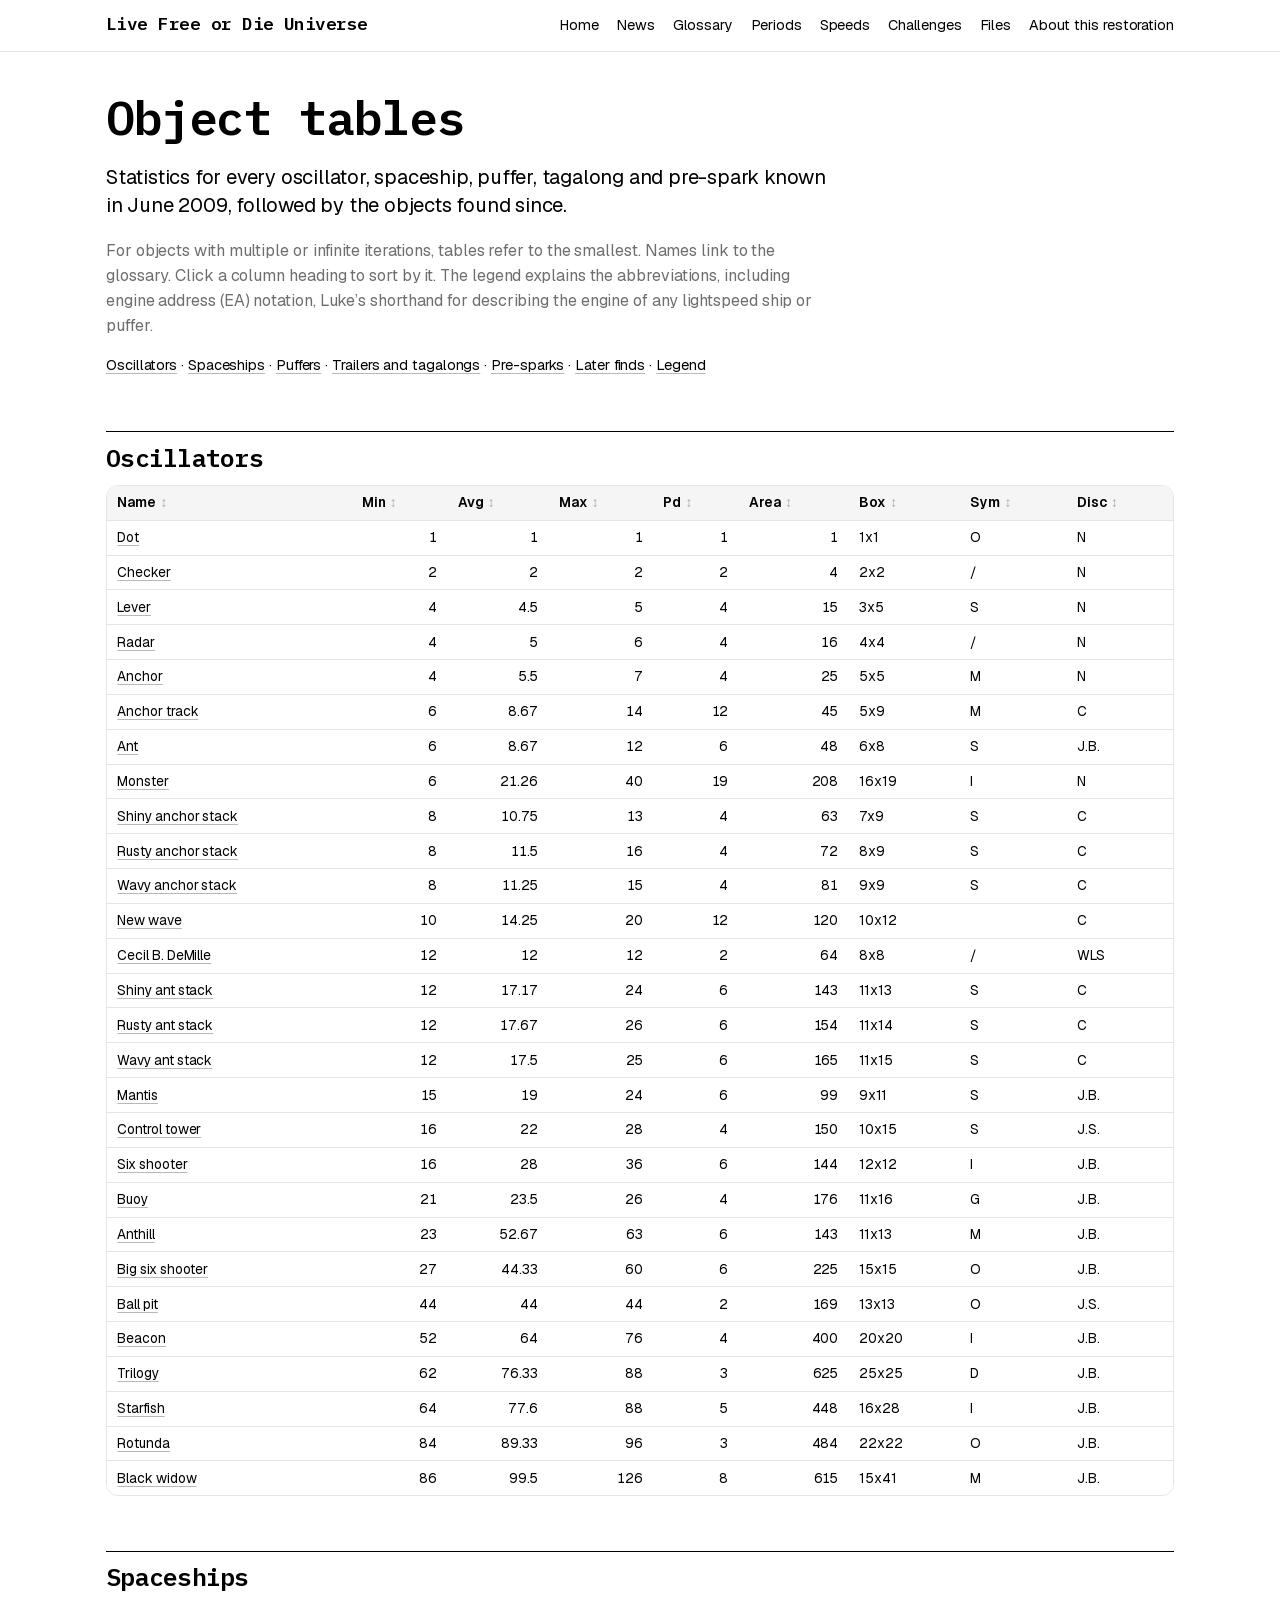
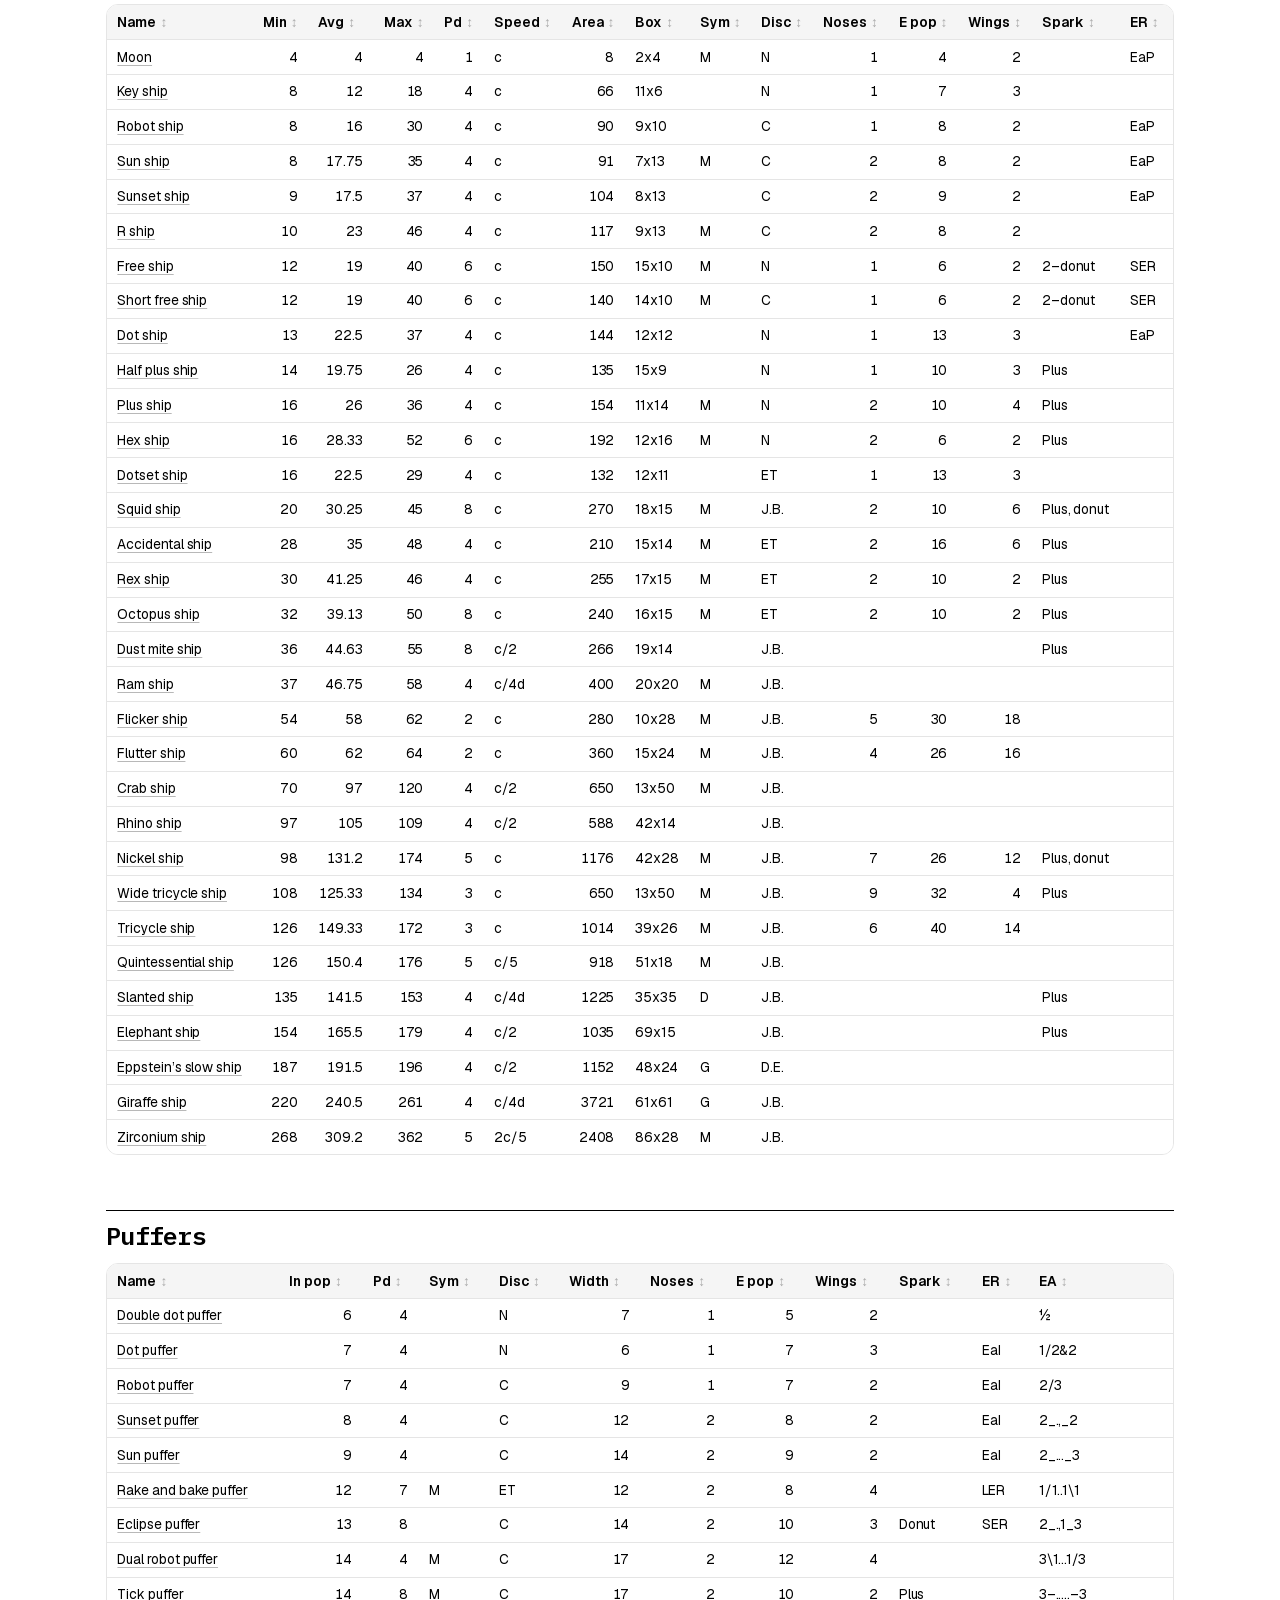
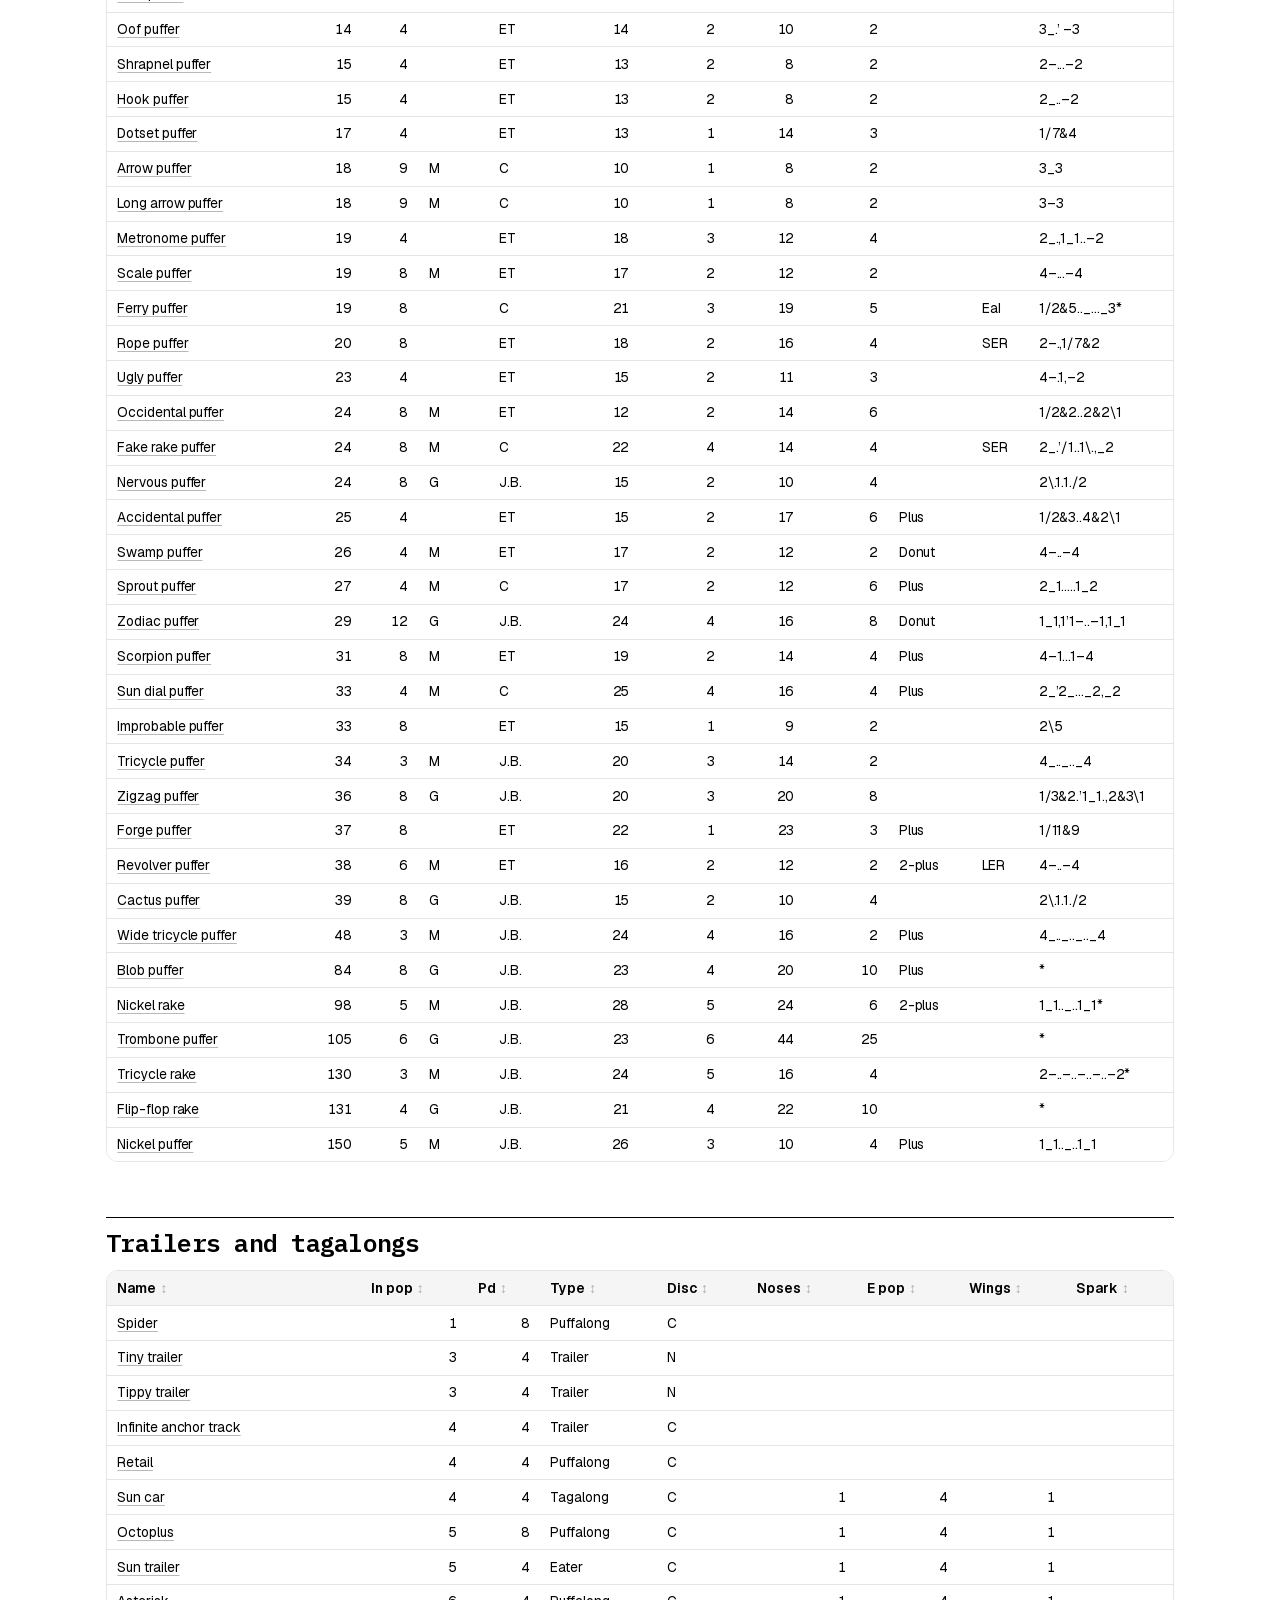
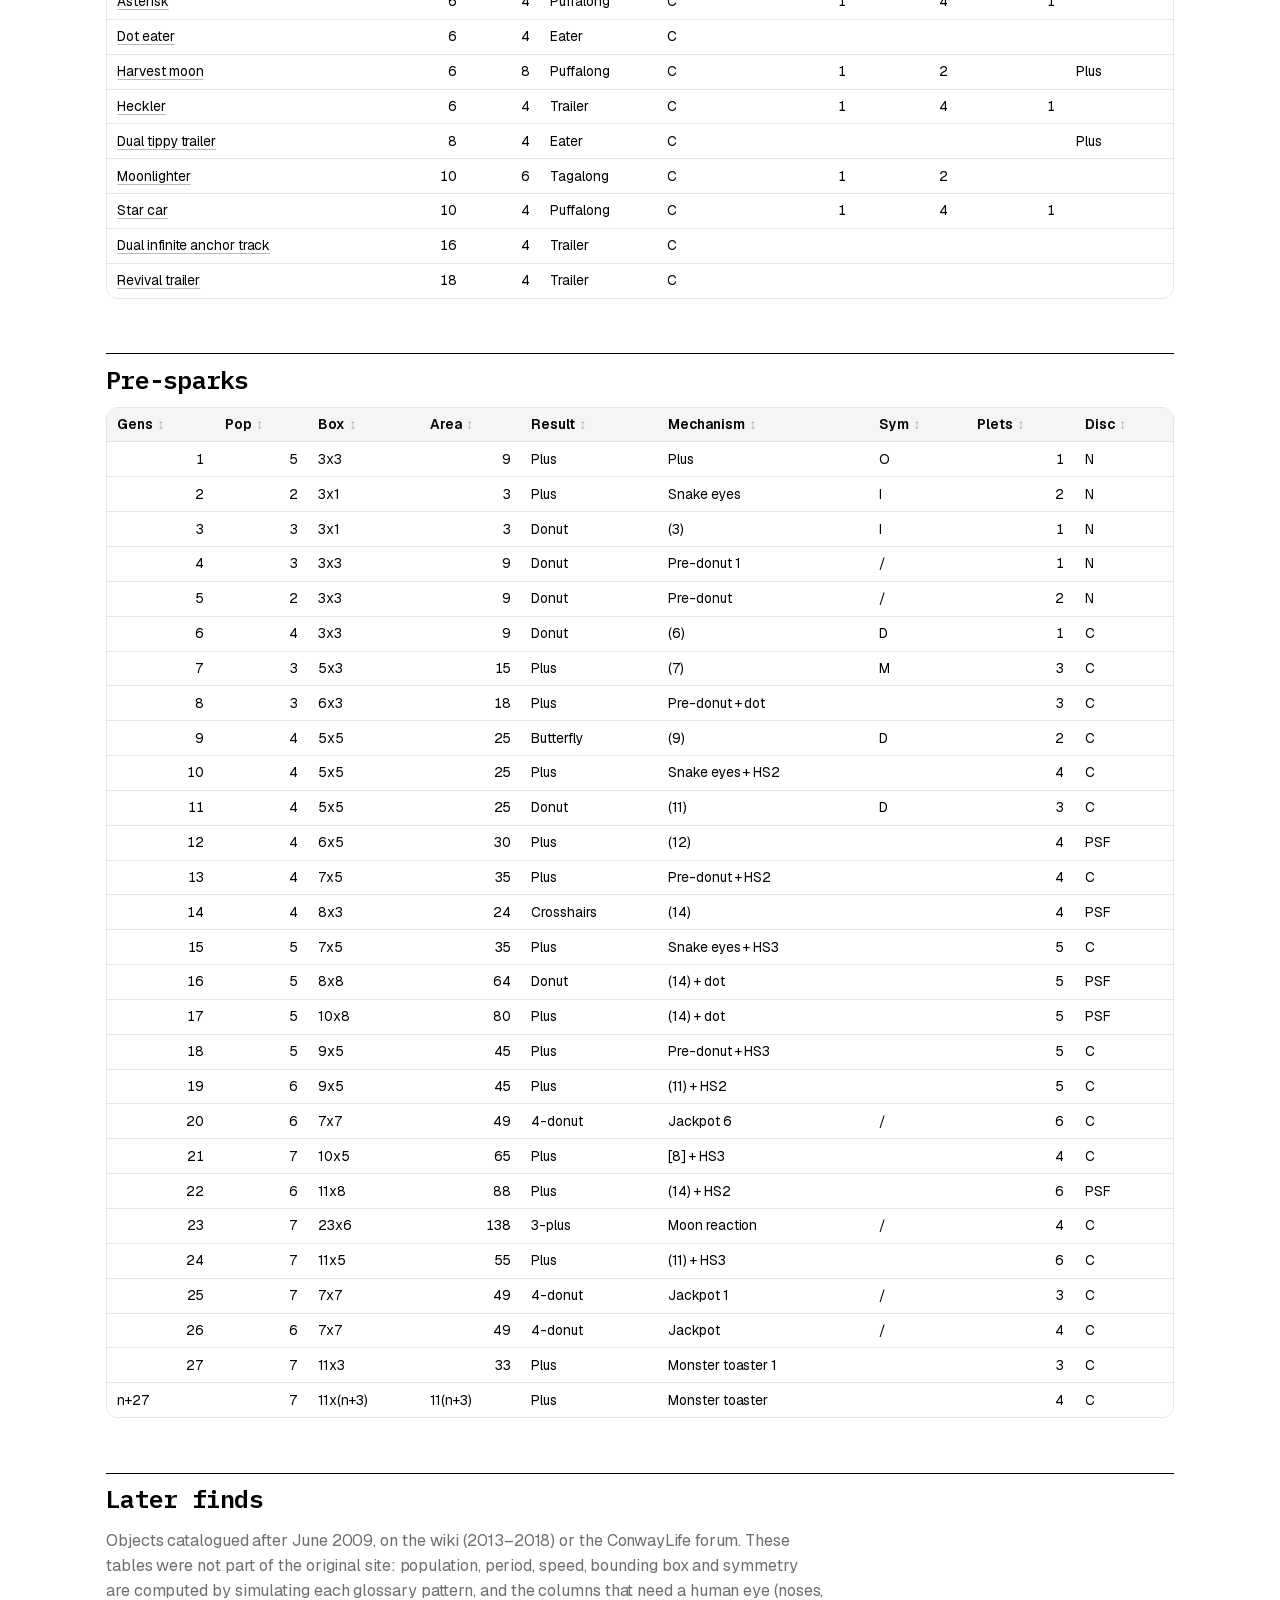
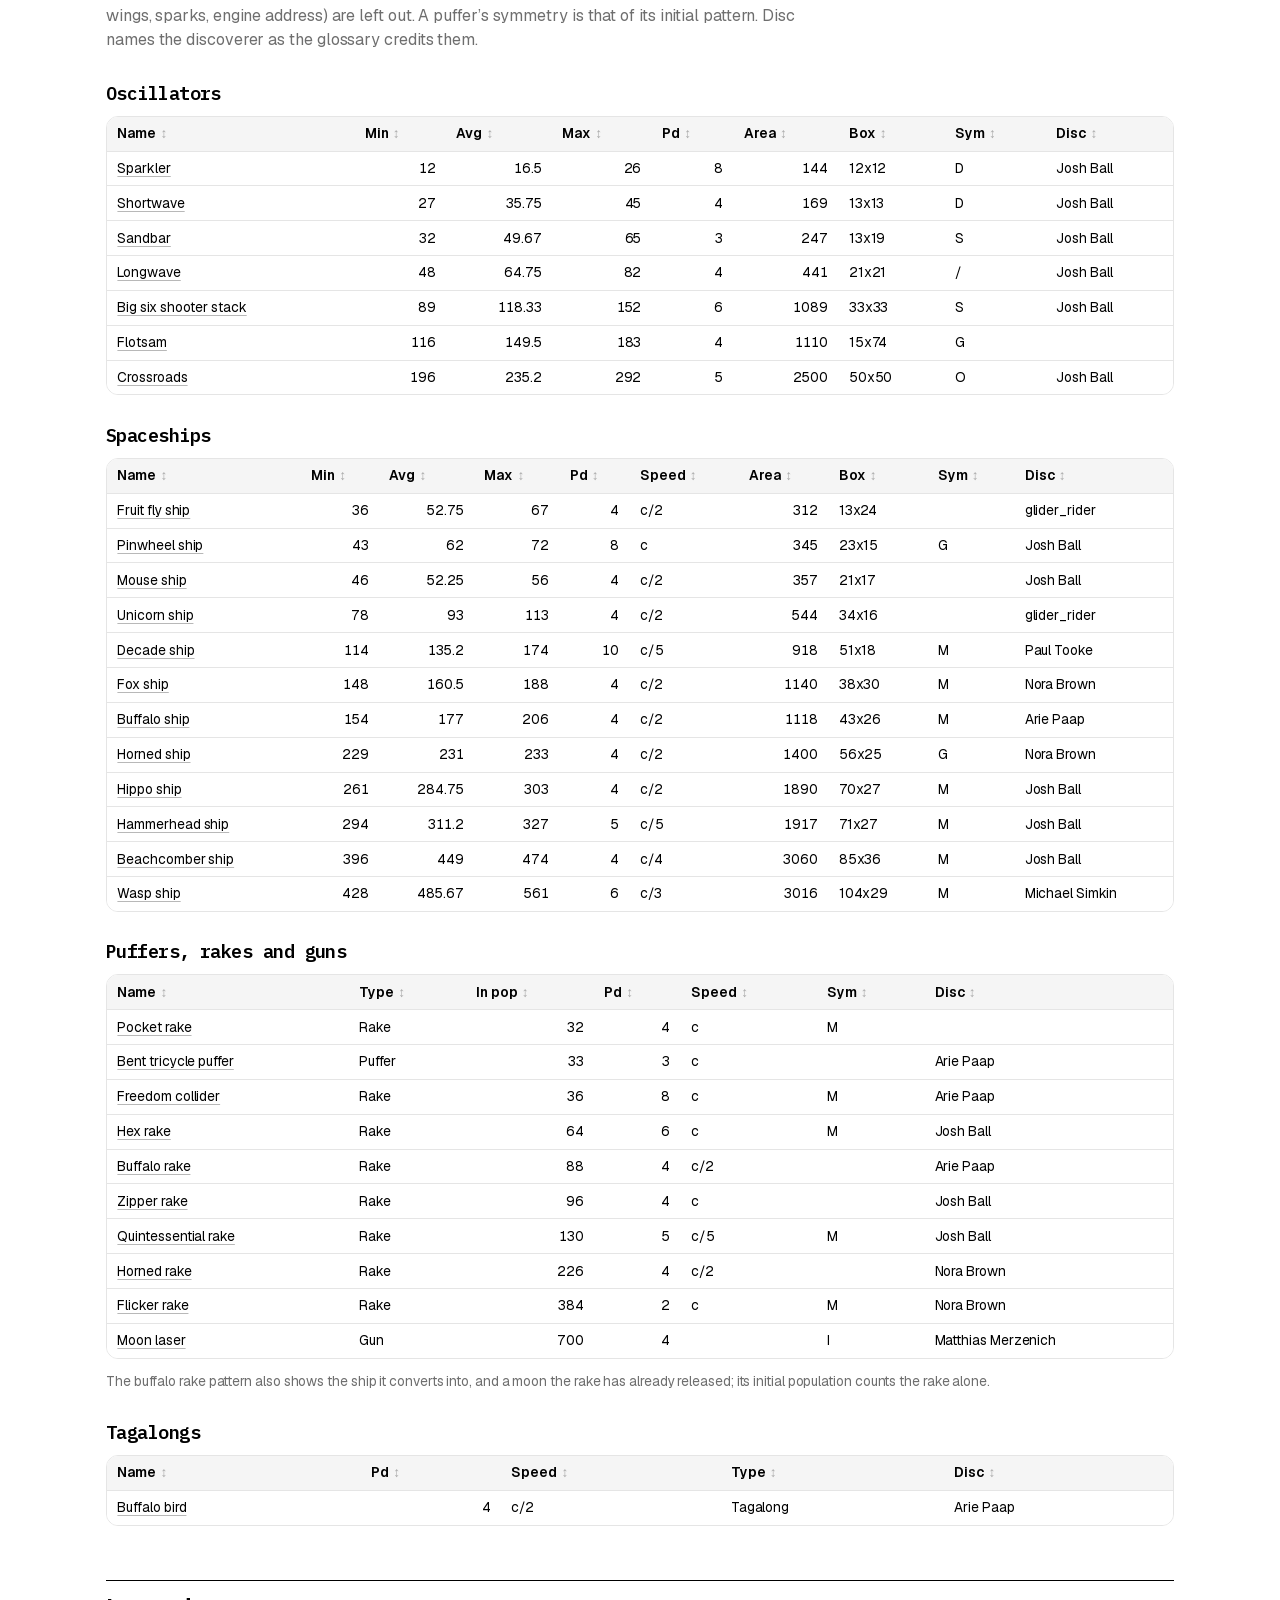
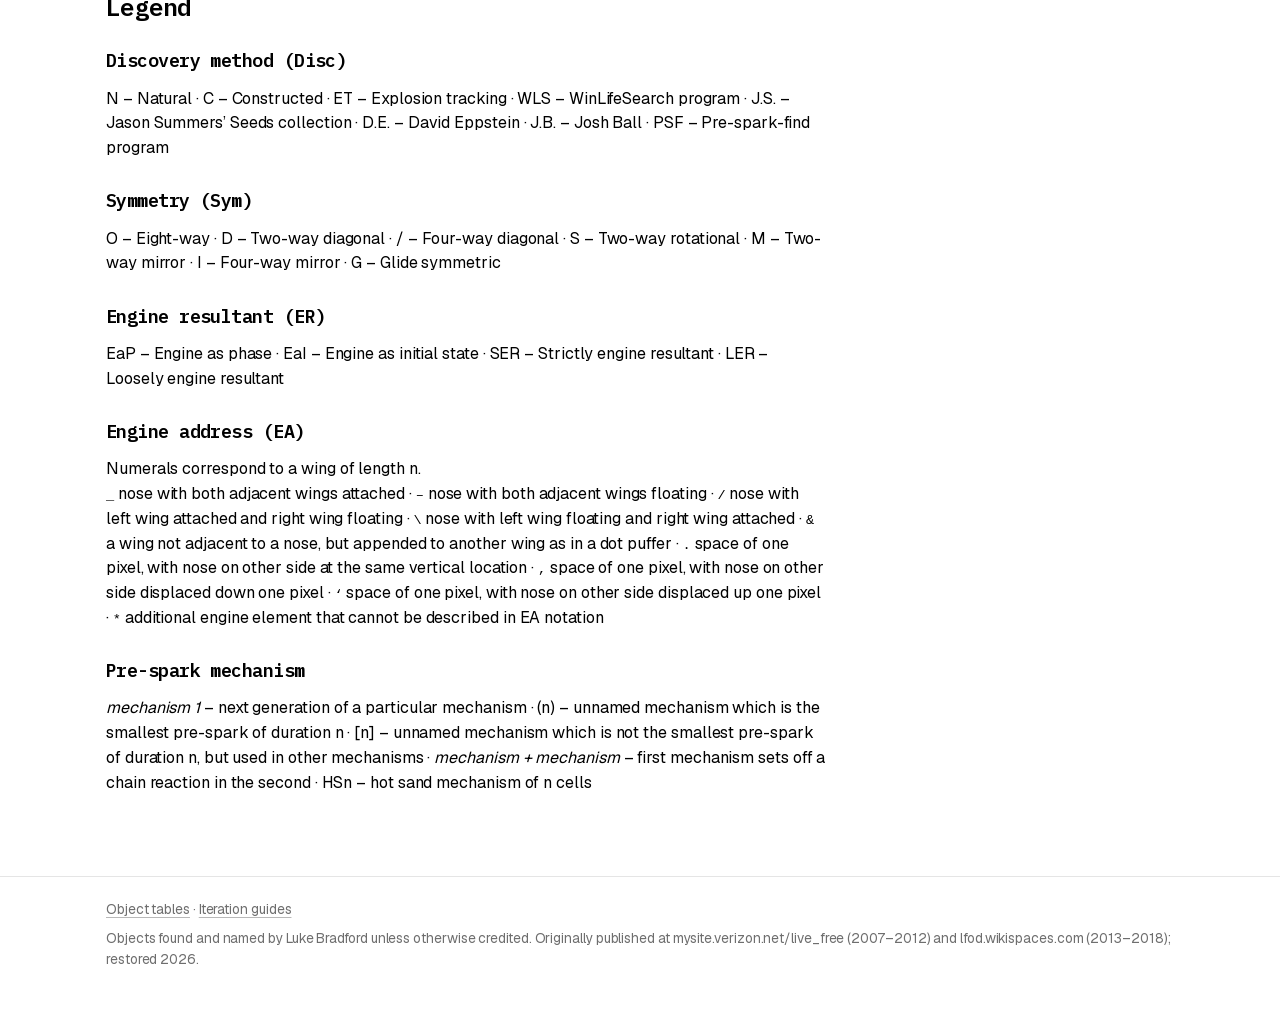
<file: docs/tables.html>
<!doctype html>
<html lang="en">
<head>
<meta charset="utf-8">
<meta name="viewport" content="width=device-width, initial-scale=1">
<title>Object tables · Live Free or Die Universe</title>
<meta name="description" content="Tables of oscillators, spaceships and puffers in Live Free or Die.">
<link rel="icon" href="img/icon.png">
<link rel="stylesheet" href="assets/style.css?v=671cdf43">
<script src="assets/lfod.js?v=671cdf43" defer></script>
</head>
<body>
<header class="site-header"><div class="inner">
<a class="brand" href="index.html">Live Free or Die Universe</a>
<nav class="main" aria-label="Main"><a href="index.html">Home</a><a href="news.html">News</a><a href="glossary.html">Glossary</a><a href="periods.html">Periods</a><a href="speeds.html">Speeds</a><a href="challenges.html">Challenges</a><a href="files.html">Files</a><a href="restoration.html">About this restoration</a></nav>
</div></header>
<main>
<h1>Object tables</h1>
<div class="prose"><p class="lede">Statistics for every oscillator, spaceship, puffer, tagalong and pre-spark known in June 2009, followed by the objects found since.</p><p class="muted">For objects with multiple or infinite iterations, tables refer to the smallest. Names link to the glossary. Click a column heading to sort by it. The legend explains the abbreviations, including engine address (EA) notation, Luke’s shorthand for describing the engine of any lightspeed ship or puffer.</p><p class="toc"><a href="#oscillators">Oscillators</a> · <a href="#spaceships">Spaceships</a> · <a href="#puffers">Puffers</a> · <a href="#trailers-and-tagalongs">Trailers and tagalongs</a> · <a href="#pre-sparks">Pre-sparks</a> · <a href="#later-finds">Later finds</a> · <a href="#legend">Legend</a></p></div>
<h2 id="oscillators">Oscillators</h2>
<div class="table-wrap"><table class="sortable">
<thead><tr><th><button type="button" class="sort">Name</button></th><th><button type="button" class="sort">Min</button></th><th><button type="button" class="sort">Avg</button></th><th><button type="button" class="sort">Max</button></th><th><button type="button" class="sort">Pd</button></th><th><button type="button" class="sort">Area</button></th><th><button type="button" class="sort">Box</button></th><th><button type="button" class="sort">Sym</button></th><th><button type="button" class="sort">Disc</button></th></tr></thead><tbody>
<tr><td><a href="glossary.html#dot">Dot</a></td><td class="num">1</td><td class="num">1</td><td class="num">1</td><td class="num">1</td><td class="num">1</td><td>1x1</td><td>O</td><td>N</td></tr>
<tr><td><a href="glossary.html#checker">Checker</a></td><td class="num">2</td><td class="num">2</td><td class="num">2</td><td class="num">2</td><td class="num">4</td><td>2x2</td><td>/</td><td>N</td></tr>
<tr><td><a href="glossary.html#lever">Lever</a></td><td class="num">4</td><td class="num">4.5</td><td class="num">5</td><td class="num">4</td><td class="num">15</td><td>3x5</td><td>S</td><td>N</td></tr>
<tr><td><a href="glossary.html#radar">Radar</a></td><td class="num">4</td><td class="num">5</td><td class="num">6</td><td class="num">4</td><td class="num">16</td><td>4x4</td><td>/</td><td>N</td></tr>
<tr><td><a href="glossary.html#anchor">Anchor</a></td><td class="num">4</td><td class="num">5.5</td><td class="num">7</td><td class="num">4</td><td class="num">25</td><td>5x5</td><td>M</td><td>N</td></tr>
<tr><td><a href="glossary.html#anchor-track">Anchor track</a></td><td class="num">6</td><td class="num">8.67</td><td class="num">14</td><td class="num">12</td><td class="num">45</td><td>5x9</td><td>M</td><td>C</td></tr>
<tr><td><a href="glossary.html#ant">Ant</a></td><td class="num">6</td><td class="num">8.67</td><td class="num">12</td><td class="num">6</td><td class="num">48</td><td>6x8</td><td>S</td><td>J.B.</td></tr>
<tr><td><a href="glossary.html#monster">Monster</a></td><td class="num">6</td><td class="num">21.26</td><td class="num">40</td><td class="num">19</td><td class="num">208</td><td>16x19</td><td>I</td><td>N</td></tr>
<tr><td><a href="glossary.html#shiny-anchor-stack">Shiny anchor stack</a></td><td class="num">8</td><td class="num">10.75</td><td class="num">13</td><td class="num">4</td><td class="num">63</td><td>7x9</td><td>S</td><td>C</td></tr>
<tr><td><a href="glossary.html#rusty-anchor-stack">Rusty anchor stack</a></td><td class="num">8</td><td class="num">11.5</td><td class="num">16</td><td class="num">4</td><td class="num">72</td><td>8x9</td><td>S</td><td>C</td></tr>
<tr><td><a href="glossary.html#wavy-anchor-stack">Wavy anchor stack</a></td><td class="num">8</td><td class="num">11.25</td><td class="num">15</td><td class="num">4</td><td class="num">81</td><td>9x9</td><td>S</td><td>C</td></tr>
<tr><td><a href="glossary.html#new-wave">New wave</a></td><td class="num">10</td><td class="num">14.25</td><td class="num">20</td><td class="num">12</td><td class="num">120</td><td>10x12</td><td></td><td>C</td></tr>
<tr><td><a href="glossary.html#cecil-b-demille">Cecil B. DeMille</a></td><td class="num">12</td><td class="num">12</td><td class="num">12</td><td class="num">2</td><td class="num">64</td><td>8x8</td><td>/</td><td>WLS</td></tr>
<tr><td><a href="glossary.html#shiny-ant-stack">Shiny ant stack</a></td><td class="num">12</td><td class="num">17.17</td><td class="num">24</td><td class="num">6</td><td class="num">143</td><td>11x13</td><td>S</td><td>C</td></tr>
<tr><td><a href="glossary.html#rusty-ant-stack">Rusty ant stack</a></td><td class="num">12</td><td class="num">17.67</td><td class="num">26</td><td class="num">6</td><td class="num">154</td><td>11x14</td><td>S</td><td>C</td></tr>
<tr><td><a href="glossary.html#wavy-ant-stack">Wavy ant stack</a></td><td class="num">12</td><td class="num">17.5</td><td class="num">25</td><td class="num">6</td><td class="num">165</td><td>11x15</td><td>S</td><td>C</td></tr>
<tr><td><a href="glossary.html#mantis">Mantis</a></td><td class="num">15</td><td class="num">19</td><td class="num">24</td><td class="num">6</td><td class="num">99</td><td>9x11</td><td>S</td><td>J.B.</td></tr>
<tr><td><a href="glossary.html#control-tower">Control tower</a></td><td class="num">16</td><td class="num">22</td><td class="num">28</td><td class="num">4</td><td class="num">150</td><td>10x15</td><td>S</td><td>J.S.</td></tr>
<tr><td><a href="glossary.html#six-shooter">Six shooter</a></td><td class="num">16</td><td class="num">28</td><td class="num">36</td><td class="num">6</td><td class="num">144</td><td>12x12</td><td>I</td><td>J.B.</td></tr>
<tr><td><a href="glossary.html#buoy">Buoy</a></td><td class="num">21</td><td class="num">23.5</td><td class="num">26</td><td class="num">4</td><td class="num">176</td><td>11x16</td><td>G</td><td>J.B.</td></tr>
<tr><td><a href="glossary.html#anthill">Anthill</a></td><td class="num">23</td><td class="num">52.67</td><td class="num">63</td><td class="num">6</td><td class="num">143</td><td>11x13</td><td>M</td><td>J.B.</td></tr>
<tr><td><a href="glossary.html#big-six-shooter">Big six shooter</a></td><td class="num">27</td><td class="num">44.33</td><td class="num">60</td><td class="num">6</td><td class="num">225</td><td>15x15</td><td>O</td><td>J.B.</td></tr>
<tr><td><a href="glossary.html#ball-pit">Ball pit</a></td><td class="num">44</td><td class="num">44</td><td class="num">44</td><td class="num">2</td><td class="num">169</td><td>13x13</td><td>O</td><td>J.S.</td></tr>
<tr><td><a href="glossary.html#beacon">Beacon</a></td><td class="num">52</td><td class="num">64</td><td class="num">76</td><td class="num">4</td><td class="num">400</td><td>20x20</td><td>I</td><td>J.B.</td></tr>
<tr><td><a href="glossary.html#trilogy">Trilogy</a></td><td class="num">62</td><td class="num">76.33</td><td class="num">88</td><td class="num">3</td><td class="num">625</td><td>25x25</td><td>D</td><td>J.B.</td></tr>
<tr><td><a href="glossary.html#starfish">Starfish</a></td><td class="num">64</td><td class="num">77.6</td><td class="num">88</td><td class="num">5</td><td class="num">448</td><td>16x28</td><td>I</td><td>J.B.</td></tr>
<tr><td><a href="glossary.html#rotunda">Rotunda</a></td><td class="num">84</td><td class="num">89.33</td><td class="num">96</td><td class="num">3</td><td class="num">484</td><td>22x22</td><td>O</td><td>J.B.</td></tr>
<tr><td><a href="glossary.html#black-widow">Black widow</a></td><td class="num">86</td><td class="num">99.5</td><td class="num">126</td><td class="num">8</td><td class="num">615</td><td>15x41</td><td>M</td><td>J.B.</td></tr>
</tbody></table></div>
<h2 id="spaceships">Spaceships</h2>
<div class="table-wrap"><table class="sortable">
<thead><tr><th><button type="button" class="sort">Name</button></th><th><button type="button" class="sort">Min</button></th><th><button type="button" class="sort">Avg</button></th><th><button type="button" class="sort">Max</button></th><th><button type="button" class="sort">Pd</button></th><th><button type="button" class="sort">Speed</button></th><th><button type="button" class="sort">Area</button></th><th><button type="button" class="sort">Box</button></th><th><button type="button" class="sort">Sym</button></th><th><button type="button" class="sort">Disc</button></th><th><button type="button" class="sort">Noses</button></th><th><button type="button" class="sort">E pop</button></th><th><button type="button" class="sort">Wings</button></th><th><button type="button" class="sort">Spark</button></th><th><button type="button" class="sort">ER</button></th><th><button type="button" class="sort">EA</button></th></tr></thead><tbody>
<tr><td><a href="glossary.html#moon">Moon</a></td><td class="num">4</td><td class="num">4</td><td class="num">4</td><td class="num">1</td><td>c</td><td class="num">8</td><td>2x4</td><td>M</td><td>N</td><td class="num">1</td><td class="num">4</td><td class="num">2</td><td></td><td>EaP</td><td>1_1</td></tr>
<tr><td><a href="glossary.html#key-ship">Key ship</a></td><td class="num">8</td><td class="num">12</td><td class="num">18</td><td class="num">4</td><td>c</td><td class="num">66</td><td>11x6</td><td></td><td>N</td><td class="num">1</td><td class="num">7</td><td class="num">3</td><td></td><td></td><td>1/2&amp;2</td></tr>
<tr><td><a href="glossary.html#robot-ship">Robot ship</a></td><td class="num">8</td><td class="num">16</td><td class="num">30</td><td class="num">4</td><td>c</td><td class="num">90</td><td>9x10</td><td></td><td>C</td><td class="num">1</td><td class="num">8</td><td class="num">2</td><td></td><td>EaP</td><td>3/3</td></tr>
<tr><td><a href="glossary.html#sun-ship">Sun ship</a></td><td class="num">8</td><td class="num">17.75</td><td class="num">35</td><td class="num">4</td><td>c</td><td class="num">91</td><td>7x13</td><td>M</td><td>C</td><td class="num">2</td><td class="num">8</td><td class="num">2</td><td></td><td>EaP</td><td>2_..._2</td></tr>
<tr><td><a href="glossary.html#sunset-ship">Sunset ship</a></td><td class="num">9</td><td class="num">17.5</td><td class="num">37</td><td class="num">4</td><td>c</td><td class="num">104</td><td>8x13</td><td></td><td>C</td><td class="num">2</td><td class="num">9</td><td class="num">2</td><td></td><td>EaP</td><td>3_.,_2</td></tr>
<tr><td><a href="glossary.html#r-ship">R ship</a></td><td class="num">10</td><td class="num">23</td><td class="num">46</td><td class="num">4</td><td>c</td><td class="num">117</td><td>9x13</td><td>M</td><td>C</td><td class="num">2</td><td class="num">8</td><td class="num">2</td><td></td><td></td><td>2–...–2</td></tr>
<tr><td><a href="glossary.html#free-ship">Free ship</a></td><td class="num">12</td><td class="num">19</td><td class="num">40</td><td class="num">6</td><td>c</td><td class="num">150</td><td>15x10</td><td>M</td><td>N</td><td class="num">1</td><td class="num">6</td><td class="num">2</td><td>2–donut</td><td>SER</td><td>2–2</td></tr>
<tr><td><a href="glossary.html#short-free-ship">Short free ship</a></td><td class="num">12</td><td class="num">19</td><td class="num">40</td><td class="num">6</td><td>c</td><td class="num">140</td><td>14x10</td><td>M</td><td>C</td><td class="num">1</td><td class="num">6</td><td class="num">2</td><td>2–donut</td><td>SER</td><td>2_2</td></tr>
<tr><td><a href="glossary.html#dot-ship">Dot ship</a></td><td class="num">13</td><td class="num">22.5</td><td class="num">37</td><td class="num">4</td><td>c</td><td class="num">144</td><td>12x12</td><td></td><td>N</td><td class="num">1</td><td class="num">13</td><td class="num">3</td><td></td><td>EaP</td><td>1/6&amp;4</td></tr>
<tr><td><a href="glossary.html#half-plus-ship">Half plus ship</a></td><td class="num">14</td><td class="num">19.75</td><td class="num">26</td><td class="num">4</td><td>c</td><td class="num">135</td><td>15x9</td><td></td><td>N</td><td class="num">1</td><td class="num">10</td><td class="num">3</td><td>Plus</td><td></td><td>1/3&amp;4</td></tr>
<tr><td><a href="glossary.html#plus-ship">Plus ship</a></td><td class="num">16</td><td class="num">26</td><td class="num">36</td><td class="num">4</td><td>c</td><td class="num">154</td><td>11x14</td><td>M</td><td>N</td><td class="num">2</td><td class="num">10</td><td class="num">4</td><td>Plus</td><td></td><td>2–1..1–2</td></tr>
<tr><td><a href="glossary.html#hex-ship">Hex ship</a></td><td class="num">16</td><td class="num">28.33</td><td class="num">52</td><td class="num">6</td><td>c</td><td class="num">192</td><td>12x16</td><td>M</td><td>N</td><td class="num">2</td><td class="num">6</td><td class="num">2</td><td>Plus</td><td></td><td>1–..–1</td></tr>
<tr><td><a href="glossary.html#dotset-ship">Dotset ship</a></td><td class="num">16</td><td class="num">22.5</td><td class="num">29</td><td class="num">4</td><td>c</td><td class="num">132</td><td>12x11</td><td></td><td>ET</td><td class="num">1</td><td class="num">13</td><td class="num">3</td><td></td><td></td><td>1/6&amp;4</td></tr>
<tr><td><a href="glossary.html#squid-ship">Squid ship</a></td><td class="num">20</td><td class="num">30.25</td><td class="num">45</td><td class="num">8</td><td>c</td><td class="num">270</td><td>18x15</td><td>M</td><td>J.B.</td><td class="num">2</td><td class="num">10</td><td class="num">6</td><td>Plus, donut</td><td></td><td>1_1,1.1’1_1</td></tr>
<tr><td><a href="glossary.html#accidental-ship">Accidental ship</a></td><td class="num">28</td><td class="num">35</td><td class="num">48</td><td class="num">4</td><td>c</td><td class="num">210</td><td>15x14</td><td>M</td><td>ET</td><td class="num">2</td><td class="num">16</td><td class="num">6</td><td>Plus</td><td></td><td>1/2&amp;3..3&amp;2\1</td></tr>
<tr><td><a href="glossary.html#rex-ship">Rex ship</a></td><td class="num">30</td><td class="num">41.25</td><td class="num">46</td><td class="num">4</td><td>c</td><td class="num">255</td><td>17x15</td><td>M</td><td>ET</td><td class="num">2</td><td class="num">10</td><td class="num">2</td><td>Plus</td><td></td><td>3–...–3</td></tr>
<tr><td><a href="glossary.html#octopus-ship">Octopus ship</a></td><td class="num">32</td><td class="num">39.13</td><td class="num">50</td><td class="num">8</td><td>c</td><td class="num">240</td><td>16x15</td><td>M</td><td>ET</td><td class="num">2</td><td class="num">10</td><td class="num">2</td><td>Plus</td><td></td><td>3–...–3</td></tr>
<tr><td><a href="glossary.html#dust-mite-ship">Dust mite ship</a></td><td class="num">36</td><td class="num">44.63</td><td class="num">55</td><td class="num">8</td><td>c/2</td><td class="num">266</td><td>19x14</td><td></td><td>J.B.</td><td></td><td></td><td></td><td>Plus</td><td></td><td></td></tr>
<tr><td><a href="glossary.html#ram-ship">Ram ship</a></td><td class="num">37</td><td class="num">46.75</td><td class="num">58</td><td class="num">4</td><td>c/4d</td><td class="num">400</td><td>20x20</td><td>M</td><td>J.B.</td><td></td><td></td><td></td><td></td><td></td><td></td></tr>
<tr><td><a href="glossary.html#flicker-ship">Flicker ship</a></td><td class="num">54</td><td class="num">58</td><td class="num">62</td><td class="num">2</td><td>c</td><td class="num">280</td><td>10x28</td><td>M</td><td>J.B.</td><td class="num">5</td><td class="num">30</td><td class="num">18</td><td></td><td></td><td>*</td></tr>
<tr><td><a href="glossary.html#flutter-ship">Flutter ship</a></td><td class="num">60</td><td class="num">62</td><td class="num">64</td><td class="num">2</td><td>c</td><td class="num">360</td><td>15x24</td><td>M</td><td>J.B.</td><td class="num">4</td><td class="num">26</td><td class="num">16</td><td></td><td></td><td>*</td></tr>
<tr><td><a href="glossary.html#crab-ship">Crab ship</a></td><td class="num">70</td><td class="num">97</td><td class="num">120</td><td class="num">4</td><td>c/2</td><td class="num">650</td><td>13x50</td><td>M</td><td>J.B.</td><td></td><td></td><td></td><td></td><td></td><td></td></tr>
<tr><td><a href="glossary.html#rhino-ship">Rhino ship</a></td><td class="num">97</td><td class="num">105</td><td class="num">109</td><td class="num">4</td><td>c/2</td><td class="num">588</td><td>42x14</td><td></td><td>J.B.</td><td></td><td></td><td></td><td></td><td></td><td></td></tr>
<tr><td><a href="glossary.html#nickel-ship">Nickel ship</a></td><td class="num">98</td><td class="num">131.2</td><td class="num">174</td><td class="num">5</td><td>c</td><td class="num">1176</td><td>42x28</td><td>M</td><td>J.B.</td><td class="num">7</td><td class="num">26</td><td class="num">12</td><td>Plus, donut</td><td></td><td>*</td></tr>
<tr><td><a href="glossary.html#wide-tricycle-ship">Wide tricycle ship</a></td><td class="num">108</td><td class="num">125.33</td><td class="num">134</td><td class="num">3</td><td>c</td><td class="num">650</td><td>13x50</td><td>M</td><td>J.B.</td><td class="num">9</td><td class="num">32</td><td class="num">4</td><td>Plus</td><td></td><td>4_.._.._.._3.,_.’3_.._.._.._4</td></tr>
<tr><td><a href="glossary.html#tricycle-ship">Tricycle ship</a></td><td class="num">126</td><td class="num">149.33</td><td class="num">172</td><td class="num">3</td><td>c</td><td class="num">1014</td><td>39x26</td><td>M</td><td>J.B.</td><td class="num">6</td><td class="num">40</td><td class="num">14</td><td></td><td></td><td>2–.’5–5.,–2*</td></tr>
<tr><td><a href="glossary.html#quintessential-ship">Quintessential ship</a></td><td class="num">126</td><td class="num">150.4</td><td class="num">176</td><td class="num">5</td><td>c/5</td><td class="num">918</td><td>51x18</td><td>M</td><td>J.B.</td><td></td><td></td><td></td><td></td><td></td><td></td></tr>
<tr><td><a href="glossary.html#slanted-ship">Slanted ship</a></td><td class="num">135</td><td class="num">141.5</td><td class="num">153</td><td class="num">4</td><td>c/4d</td><td class="num">1225</td><td>35x35</td><td>D</td><td>J.B.</td><td></td><td></td><td></td><td>Plus</td><td></td><td></td></tr>
<tr><td><a href="glossary.html#elephant-ship">Elephant ship</a></td><td class="num">154</td><td class="num">165.5</td><td class="num">179</td><td class="num">4</td><td>c/2</td><td class="num">1035</td><td>69x15</td><td></td><td>J.B.</td><td></td><td></td><td></td><td>Plus</td><td></td><td></td></tr>
<tr><td><a href="glossary.html#eppsteins-slow-ship">Eppstein’s slow ship</a></td><td class="num">187</td><td class="num">191.5</td><td class="num">196</td><td class="num">4</td><td>c/2</td><td class="num">1152</td><td>48x24</td><td>G</td><td>D.E.</td><td></td><td></td><td></td><td></td><td></td><td></td></tr>
<tr><td><a href="glossary.html#giraffe-ship">Giraffe ship</a></td><td class="num">220</td><td class="num">240.5</td><td class="num">261</td><td class="num">4</td><td>c/4d</td><td class="num">3721</td><td>61x61</td><td>G</td><td>J.B.</td><td></td><td></td><td></td><td></td><td></td><td></td></tr>
<tr><td><a href="glossary.html#zirconium-ship">Zirconium ship</a></td><td class="num">268</td><td class="num">309.2</td><td class="num">362</td><td class="num">5</td><td>2c/5</td><td class="num">2408</td><td>86x28</td><td>M</td><td>J.B.</td><td></td><td></td><td></td><td></td><td></td><td></td></tr>
</tbody></table></div>
<h2 id="puffers">Puffers</h2>
<div class="table-wrap"><table class="sortable">
<thead><tr><th><button type="button" class="sort">Name</button></th><th><button type="button" class="sort">In pop</button></th><th><button type="button" class="sort">Pd</button></th><th><button type="button" class="sort">Sym</button></th><th><button type="button" class="sort">Disc</button></th><th><button type="button" class="sort">Width</button></th><th><button type="button" class="sort">Noses</button></th><th><button type="button" class="sort">E pop</button></th><th><button type="button" class="sort">Wings</button></th><th><button type="button" class="sort">Spark</button></th><th><button type="button" class="sort">ER</button></th><th><button type="button" class="sort">EA</button></th></tr></thead><tbody>
<tr><td><a href="glossary.html#double-dot-puffer">Double dot puffer</a></td><td class="num">6</td><td class="num">4</td><td></td><td>N</td><td class="num">7</td><td class="num">1</td><td class="num">5</td><td class="num">2</td><td></td><td></td><td>½</td></tr>
<tr><td><a href="glossary.html#dot-puffer">Dot puffer</a></td><td class="num">7</td><td class="num">4</td><td></td><td>N</td><td class="num">6</td><td class="num">1</td><td class="num">7</td><td class="num">3</td><td></td><td>EaI</td><td>1/2&amp;2</td></tr>
<tr><td><a href="glossary.html#robot-puffer">Robot puffer</a></td><td class="num">7</td><td class="num">4</td><td></td><td>C</td><td class="num">9</td><td class="num">1</td><td class="num">7</td><td class="num">2</td><td></td><td>EaI</td><td>2/3</td></tr>
<tr><td><a href="glossary.html#sunset-puffer">Sunset puffer</a></td><td class="num">8</td><td class="num">4</td><td></td><td>C</td><td class="num">12</td><td class="num">2</td><td class="num">8</td><td class="num">2</td><td></td><td>EaI</td><td>2_.,_2</td></tr>
<tr><td><a href="glossary.html#sun-puffer">Sun puffer</a></td><td class="num">9</td><td class="num">4</td><td></td><td>C</td><td class="num">14</td><td class="num">2</td><td class="num">9</td><td class="num">2</td><td></td><td>EaI</td><td>2_..._3</td></tr>
<tr><td><a href="glossary.html#rake-and-bake-puffer">Rake and bake puffer</a></td><td class="num">12</td><td class="num">7</td><td>M</td><td>ET</td><td class="num">12</td><td class="num">2</td><td class="num">8</td><td class="num">4</td><td></td><td>LER</td><td>1/1..1\1</td></tr>
<tr><td><a href="glossary.html#eclipse-puffer">Eclipse puffer</a></td><td class="num">13</td><td class="num">8</td><td></td><td>C</td><td class="num">14</td><td class="num">2</td><td class="num">10</td><td class="num">3</td><td>Donut</td><td>SER</td><td>2_.,1_3</td></tr>
<tr><td><a href="glossary.html#dual-robot-puffer">Dual robot puffer</a></td><td class="num">14</td><td class="num">4</td><td>M</td><td>C</td><td class="num">17</td><td class="num">2</td><td class="num">12</td><td class="num">4</td><td></td><td></td><td>3\1...1/3</td></tr>
<tr><td><a href="glossary.html#tick-puffer">Tick puffer</a></td><td class="num">14</td><td class="num">8</td><td>M</td><td>C</td><td class="num">17</td><td class="num">2</td><td class="num">10</td><td class="num">2</td><td>Plus</td><td></td><td>3–.....–3</td></tr>
<tr><td><a href="glossary.html#oof-puffer">Oof puffer</a></td><td class="num">14</td><td class="num">4</td><td></td><td>ET</td><td class="num">14</td><td class="num">2</td><td class="num">10</td><td class="num">2</td><td></td><td></td><td>3_.’ –3</td></tr>
<tr><td><a href="glossary.html#shrapnel-puffer">Shrapnel puffer</a></td><td class="num">15</td><td class="num">4</td><td></td><td>ET</td><td class="num">13</td><td class="num">2</td><td class="num">8</td><td class="num">2</td><td></td><td></td><td>2–...–2</td></tr>
<tr><td><a href="glossary.html#hook-puffer">Hook puffer</a></td><td class="num">15</td><td class="num">4</td><td></td><td>ET</td><td class="num">13</td><td class="num">2</td><td class="num">8</td><td class="num">2</td><td></td><td></td><td>2_..–2</td></tr>
<tr><td><a href="glossary.html#dotset-puffer">Dotset puffer</a></td><td class="num">17</td><td class="num">4</td><td></td><td>ET</td><td class="num">13</td><td class="num">1</td><td class="num">14</td><td class="num">3</td><td></td><td></td><td>1/7&amp;4</td></tr>
<tr><td><a href="glossary.html#arrow-puffer">Arrow puffer</a></td><td class="num">18</td><td class="num">9</td><td>M</td><td>C</td><td class="num">10</td><td class="num">1</td><td class="num">8</td><td class="num">2</td><td></td><td></td><td>3_3</td></tr>
<tr><td><a href="glossary.html#long-arrow-puffer">Long arrow puffer</a></td><td class="num">18</td><td class="num">9</td><td>M</td><td>C</td><td class="num">10</td><td class="num">1</td><td class="num">8</td><td class="num">2</td><td></td><td></td><td>3–3</td></tr>
<tr><td><a href="glossary.html#metronome-puffer">Metronome puffer</a></td><td class="num">19</td><td class="num">4</td><td></td><td>ET</td><td class="num">18</td><td class="num">3</td><td class="num">12</td><td class="num">4</td><td></td><td></td><td>2_.,1_1..–2</td></tr>
<tr><td><a href="glossary.html#scale-puffer">Scale puffer</a></td><td class="num">19</td><td class="num">8</td><td>M</td><td>ET</td><td class="num">17</td><td class="num">2</td><td class="num">12</td><td class="num">2</td><td></td><td></td><td>4–...–4</td></tr>
<tr><td><a href="glossary.html#ferry-puffer">Ferry puffer</a></td><td class="num">19</td><td class="num">8</td><td></td><td>C</td><td class="num">21</td><td class="num">3</td><td class="num">19</td><td class="num">5</td><td></td><td>EaI</td><td>1/2&amp;5.._..._3*</td></tr>
<tr><td><a href="glossary.html#rope-puffer">Rope puffer</a></td><td class="num">20</td><td class="num">8</td><td></td><td>ET</td><td class="num">18</td><td class="num">2</td><td class="num">16</td><td class="num">4</td><td></td><td>SER</td><td>2–.,1/7&amp;2</td></tr>
<tr><td><a href="glossary.html#ugly-puffer">Ugly puffer</a></td><td class="num">23</td><td class="num">4</td><td></td><td>ET</td><td class="num">15</td><td class="num">2</td><td class="num">11</td><td class="num">3</td><td></td><td></td><td>4–.1,–2</td></tr>
<tr><td><a href="glossary.html#occidental-puffer">Occidental puffer</a></td><td class="num">24</td><td class="num">8</td><td>M</td><td>ET</td><td class="num">12</td><td class="num">2</td><td class="num">14</td><td class="num">6</td><td></td><td></td><td>1/2&amp;2..2&amp;2\1</td></tr>
<tr><td><a href="glossary.html#fake-rake-puffer">Fake rake puffer</a></td><td class="num">24</td><td class="num">8</td><td>M</td><td>C</td><td class="num">22</td><td class="num">4</td><td class="num">14</td><td class="num">4</td><td></td><td>SER</td><td>2_.’/1..1\.,_2</td></tr>
<tr><td><a href="glossary.html#nervous-puffer">Nervous puffer</a></td><td class="num">24</td><td class="num">8</td><td>G</td><td>J.B.</td><td class="num">15</td><td class="num">2</td><td class="num">10</td><td class="num">4</td><td></td><td></td><td>2\.1.1./2</td></tr>
<tr><td><a href="glossary.html#accidental-puffer">Accidental puffer</a></td><td class="num">25</td><td class="num">4</td><td></td><td>ET</td><td class="num">15</td><td class="num">2</td><td class="num">17</td><td class="num">6</td><td>Plus</td><td></td><td>1/2&amp;3..4&amp;2\1</td></tr>
<tr><td><a href="glossary.html#swamp-puffer">Swamp puffer</a></td><td class="num">26</td><td class="num">4</td><td>M</td><td>ET</td><td class="num">17</td><td class="num">2</td><td class="num">12</td><td class="num">2</td><td>Donut</td><td></td><td>4–..–4</td></tr>
<tr><td><a href="glossary.html#sprout-puffer">Sprout puffer</a></td><td class="num">27</td><td class="num">4</td><td>M</td><td>C</td><td class="num">17</td><td class="num">2</td><td class="num">12</td><td class="num">6</td><td>Plus</td><td></td><td>2_1.....1_2</td></tr>
<tr><td><a href="glossary.html#zodiac-puffer">Zodiac puffer</a></td><td class="num">29</td><td class="num">12</td><td>G</td><td>J.B.</td><td class="num">24</td><td class="num">4</td><td class="num">16</td><td class="num">8</td><td>Donut</td><td></td><td>1_1,1’1–..–1,1_1</td></tr>
<tr><td><a href="glossary.html#scorpion-puffer">Scorpion puffer</a></td><td class="num">31</td><td class="num">8</td><td>M</td><td>ET</td><td class="num">19</td><td class="num">2</td><td class="num">14</td><td class="num">4</td><td>Plus</td><td></td><td>4–1...1–4</td></tr>
<tr><td><a href="glossary.html#sun-dial-puffer">Sun dial puffer</a></td><td class="num">33</td><td class="num">4</td><td>M</td><td>C</td><td class="num">25</td><td class="num">4</td><td class="num">16</td><td class="num">4</td><td>Plus</td><td></td><td>2_’2_..._2,_2</td></tr>
<tr><td><a href="glossary.html#improbable-puffer">Improbable puffer</a></td><td class="num">33</td><td class="num">8</td><td></td><td>ET</td><td class="num">15</td><td class="num">1</td><td class="num">9</td><td class="num">2</td><td></td><td></td><td>2\5</td></tr>
<tr><td><a href="glossary.html#tricycle-puffer">Tricycle puffer</a></td><td class="num">34</td><td class="num">3</td><td>M</td><td>J.B.</td><td class="num">20</td><td class="num">3</td><td class="num">14</td><td class="num">2</td><td></td><td></td><td>4_.._.._4</td></tr>
<tr><td><a href="glossary.html#zigzag-puffer">Zigzag puffer</a></td><td class="num">36</td><td class="num">8</td><td>G</td><td>J.B.</td><td class="num">20</td><td class="num">3</td><td class="num">20</td><td class="num">8</td><td></td><td></td><td>1/3&amp;2.’1_1.,2&amp;3\1</td></tr>
<tr><td><a href="glossary.html#forge-puffer">Forge puffer</a></td><td class="num">37</td><td class="num">8</td><td></td><td>ET</td><td class="num">22</td><td class="num">1</td><td class="num">23</td><td class="num">3</td><td>Plus</td><td></td><td>1/11&amp;9</td></tr>
<tr><td><a href="glossary.html#revolver-puffer">Revolver puffer</a></td><td class="num">38</td><td class="num">6</td><td>M</td><td>ET</td><td class="num">16</td><td class="num">2</td><td class="num">12</td><td class="num">2</td><td>2-plus</td><td>LER</td><td>4–..–4</td></tr>
<tr><td><a href="glossary.html#cactus-puffer">Cactus puffer</a></td><td class="num">39</td><td class="num">8</td><td>G</td><td>J.B.</td><td class="num">15</td><td class="num">2</td><td class="num">10</td><td class="num">4</td><td></td><td></td><td>2\.1.1./2</td></tr>
<tr><td><a href="glossary.html#wide-tricycle-puffer">Wide tricycle puffer</a></td><td class="num">48</td><td class="num">3</td><td>M</td><td>J.B.</td><td class="num">24</td><td class="num">4</td><td class="num">16</td><td class="num">2</td><td>Plus</td><td></td><td>4_.._.._.._4</td></tr>
<tr><td><a href="glossary.html#blob-puffer">Blob puffer</a></td><td class="num">84</td><td class="num">8</td><td>G</td><td>J.B.</td><td class="num">23</td><td class="num">4</td><td class="num">20</td><td class="num">10</td><td>Plus</td><td></td><td>*</td></tr>
<tr><td><a href="glossary.html#nickel-rake">Nickel rake</a></td><td class="num">98</td><td class="num">5</td><td>M</td><td>J.B.</td><td class="num">28</td><td class="num">5</td><td class="num">24</td><td class="num">6</td><td>2-plus</td><td></td><td>1_1.._..1_1*</td></tr>
<tr><td><a href="glossary.html#trombone-puffer">Trombone puffer</a></td><td class="num">105</td><td class="num">6</td><td>G</td><td>J.B.</td><td class="num">23</td><td class="num">6</td><td class="num">44</td><td class="num">25</td><td></td><td></td><td>*</td></tr>
<tr><td><a href="glossary.html#tricycle-rake">Tricycle rake</a></td><td class="num">130</td><td class="num">3</td><td>M</td><td>J.B.</td><td class="num">24</td><td class="num">5</td><td class="num">16</td><td class="num">4</td><td></td><td></td><td>2–..–..–..–..–2*</td></tr>
<tr><td><a href="glossary.html#flip-flop-rake">Flip-flop rake</a></td><td class="num">131</td><td class="num">4</td><td>G</td><td>J.B.</td><td class="num">21</td><td class="num">4</td><td class="num">22</td><td class="num">10</td><td></td><td></td><td>*</td></tr>
<tr><td><a href="glossary.html#nickel-puffer">Nickel puffer</a></td><td class="num">150</td><td class="num">5</td><td>M</td><td>J.B.</td><td class="num">26</td><td class="num">3</td><td class="num">10</td><td class="num">4</td><td>Plus</td><td></td><td>1_1.._..1_1</td></tr>
</tbody></table></div>
<h2 id="trailers-and-tagalongs">Trailers and tagalongs</h2>
<div class="table-wrap"><table class="sortable">
<thead><tr><th><button type="button" class="sort">Name</button></th><th><button type="button" class="sort">In pop</button></th><th><button type="button" class="sort">Pd</button></th><th><button type="button" class="sort">Type</button></th><th><button type="button" class="sort">Disc</button></th><th><button type="button" class="sort">Noses</button></th><th><button type="button" class="sort">E pop</button></th><th><button type="button" class="sort">Wings</button></th><th><button type="button" class="sort">Spark</button></th></tr></thead><tbody>
<tr><td><a href="glossary.html#spider">Spider</a></td><td class="num">1</td><td class="num">8</td><td>Puffalong</td><td>C</td><td></td><td></td><td></td><td></td></tr>
<tr><td><a href="glossary.html#tiny-trailer">Tiny trailer</a></td><td class="num">3</td><td class="num">4</td><td>Trailer</td><td>N</td><td></td><td></td><td></td><td></td></tr>
<tr><td><a href="glossary.html#tippy-trailer">Tippy trailer</a></td><td class="num">3</td><td class="num">4</td><td>Trailer</td><td>N</td><td></td><td></td><td></td><td></td></tr>
<tr><td><a href="glossary.html#infinite-anchor-track">Infinite anchor track</a></td><td class="num">4</td><td class="num">4</td><td>Trailer</td><td>C</td><td></td><td></td><td></td><td></td></tr>
<tr><td><a href="glossary.html#retail">Retail</a></td><td class="num">4</td><td class="num">4</td><td>Puffalong</td><td>C</td><td></td><td></td><td></td><td></td></tr>
<tr><td><a href="glossary.html#sun-car">Sun car</a></td><td class="num">4</td><td class="num">4</td><td>Tagalong</td><td>C</td><td class="num">1</td><td class="num">4</td><td class="num">1</td><td></td></tr>
<tr><td><a href="glossary.html#octoplus">Octoplus</a></td><td class="num">5</td><td class="num">8</td><td>Puffalong</td><td>C</td><td class="num">1</td><td class="num">4</td><td class="num">1</td><td></td></tr>
<tr><td><a href="glossary.html#sun-trailer">Sun trailer</a></td><td class="num">5</td><td class="num">4</td><td>Eater</td><td>C</td><td class="num">1</td><td class="num">4</td><td class="num">1</td><td></td></tr>
<tr><td><a href="glossary.html#asterisk">Asterisk</a></td><td class="num">6</td><td class="num">4</td><td>Puffalong</td><td>C</td><td class="num">1</td><td class="num">4</td><td class="num">1</td><td></td></tr>
<tr><td><a href="glossary.html#dot-eater">Dot eater</a></td><td class="num">6</td><td class="num">4</td><td>Eater</td><td>C</td><td></td><td></td><td></td><td></td></tr>
<tr><td><a href="glossary.html#harvest-moon">Harvest moon</a></td><td class="num">6</td><td class="num">8</td><td>Puffalong</td><td>C</td><td class="num">1</td><td class="num">2</td><td></td><td>Plus</td></tr>
<tr><td><a href="glossary.html#heckler">Heckler</a></td><td class="num">6</td><td class="num">4</td><td>Trailer</td><td>C</td><td class="num">1</td><td class="num">4</td><td class="num">1</td><td></td></tr>
<tr><td><a href="glossary.html#dual-tippy-trailer">Dual tippy trailer</a></td><td class="num">8</td><td class="num">4</td><td>Eater</td><td>C</td><td></td><td></td><td></td><td>Plus</td></tr>
<tr><td><a href="glossary.html#moonlighter">Moonlighter</a></td><td class="num">10</td><td class="num">6</td><td>Tagalong</td><td>C</td><td class="num">1</td><td class="num">2</td><td></td><td></td></tr>
<tr><td><a href="glossary.html#star-car">Star car</a></td><td class="num">10</td><td class="num">4</td><td>Puffalong</td><td>C</td><td class="num">1</td><td class="num">4</td><td class="num">1</td><td></td></tr>
<tr><td><a href="glossary.html#dual-infinite-anchor-track">Dual infinite anchor track</a></td><td class="num">16</td><td class="num">4</td><td>Trailer</td><td>C</td><td></td><td></td><td></td><td></td></tr>
<tr><td><a href="glossary.html#revival-trailer">Revival trailer</a></td><td class="num">18</td><td class="num">4</td><td>Trailer</td><td>C</td><td></td><td></td><td></td><td></td></tr>
</tbody></table></div>
<h2 id="pre-sparks">Pre-sparks</h2>
<div class="table-wrap"><table class="sortable">
<thead><tr><th><button type="button" class="sort">Gens</button></th><th><button type="button" class="sort">Pop</button></th><th><button type="button" class="sort">Box</button></th><th><button type="button" class="sort">Area</button></th><th><button type="button" class="sort">Result</button></th><th><button type="button" class="sort">Mechanism</button></th><th><button type="button" class="sort">Sym</button></th><th><button type="button" class="sort">Plets</button></th><th><button type="button" class="sort">Disc</button></th></tr></thead><tbody>
<tr><td class="num">1</td><td class="num">5</td><td>3x3</td><td class="num">9</td><td>Plus</td><td>Plus</td><td>O</td><td class="num">1</td><td>N</td></tr>
<tr><td class="num">2</td><td class="num">2</td><td>3x1</td><td class="num">3</td><td>Plus</td><td>Snake eyes</td><td>I</td><td class="num">2</td><td>N</td></tr>
<tr><td class="num">3</td><td class="num">3</td><td>3x1</td><td class="num">3</td><td>Donut</td><td>(3)</td><td>I</td><td class="num">1</td><td>N</td></tr>
<tr><td class="num">4</td><td class="num">3</td><td>3x3</td><td class="num">9</td><td>Donut</td><td>Pre-donut 1</td><td>/</td><td class="num">1</td><td>N</td></tr>
<tr><td class="num">5</td><td class="num">2</td><td>3x3</td><td class="num">9</td><td>Donut</td><td>Pre-donut</td><td>/</td><td class="num">2</td><td>N</td></tr>
<tr><td class="num">6</td><td class="num">4</td><td>3x3</td><td class="num">9</td><td>Donut</td><td>(6)</td><td>D</td><td class="num">1</td><td>C</td></tr>
<tr><td class="num">7</td><td class="num">3</td><td>5x3</td><td class="num">15</td><td>Plus</td><td>(7)</td><td>M</td><td class="num">3</td><td>C</td></tr>
<tr><td class="num">8</td><td class="num">3</td><td>6x3</td><td class="num">18</td><td>Plus</td><td>Pre-donut + dot</td><td></td><td class="num">3</td><td>C</td></tr>
<tr><td class="num">9</td><td class="num">4</td><td>5x5</td><td class="num">25</td><td>Butterfly</td><td>(9)</td><td>D</td><td class="num">2</td><td>C</td></tr>
<tr><td class="num">10</td><td class="num">4</td><td>5x5</td><td class="num">25</td><td>Plus</td><td>Snake eyes + HS2</td><td></td><td class="num">4</td><td>C</td></tr>
<tr><td class="num">11</td><td class="num">4</td><td>5x5</td><td class="num">25</td><td>Donut</td><td>(11)</td><td>D</td><td class="num">3</td><td>C</td></tr>
<tr><td class="num">12</td><td class="num">4</td><td>6x5</td><td class="num">30</td><td>Plus</td><td>(12)</td><td></td><td class="num">4</td><td>PSF</td></tr>
<tr><td class="num">13</td><td class="num">4</td><td>7x5</td><td class="num">35</td><td>Plus</td><td>Pre-donut + HS2</td><td></td><td class="num">4</td><td>C</td></tr>
<tr><td class="num">14</td><td class="num">4</td><td>8x3</td><td class="num">24</td><td>Crosshairs</td><td>(14)</td><td></td><td class="num">4</td><td>PSF</td></tr>
<tr><td class="num">15</td><td class="num">5</td><td>7x5</td><td class="num">35</td><td>Plus</td><td>Snake eyes + HS3</td><td></td><td class="num">5</td><td>C</td></tr>
<tr><td class="num">16</td><td class="num">5</td><td>8x8</td><td class="num">64</td><td>Donut</td><td>(14) + dot</td><td></td><td class="num">5</td><td>PSF</td></tr>
<tr><td class="num">17</td><td class="num">5</td><td>10x8</td><td class="num">80</td><td>Plus</td><td>(14) + dot</td><td></td><td class="num">5</td><td>PSF</td></tr>
<tr><td class="num">18</td><td class="num">5</td><td>9x5</td><td class="num">45</td><td>Plus</td><td>Pre-donut + HS3</td><td></td><td class="num">5</td><td>C</td></tr>
<tr><td class="num">19</td><td class="num">6</td><td>9x5</td><td class="num">45</td><td>Plus</td><td>(11) + HS2</td><td></td><td class="num">5</td><td>C</td></tr>
<tr><td class="num">20</td><td class="num">6</td><td>7x7</td><td class="num">49</td><td>4-donut</td><td>Jackpot 6</td><td>/</td><td class="num">6</td><td>C</td></tr>
<tr><td class="num">21</td><td class="num">7</td><td>10x5</td><td class="num">65</td><td>Plus</td><td>[8] + HS3</td><td></td><td class="num">4</td><td>C</td></tr>
<tr><td class="num">22</td><td class="num">6</td><td>11x8</td><td class="num">88</td><td>Plus</td><td>(14) + HS2</td><td></td><td class="num">6</td><td>PSF</td></tr>
<tr><td class="num">23</td><td class="num">7</td><td>23x6</td><td class="num">138</td><td>3-plus</td><td>Moon reaction</td><td>/</td><td class="num">4</td><td>C</td></tr>
<tr><td class="num">24</td><td class="num">7</td><td>11x5</td><td class="num">55</td><td>Plus</td><td>(11) + HS3</td><td></td><td class="num">6</td><td>C</td></tr>
<tr><td class="num">25</td><td class="num">7</td><td>7x7</td><td class="num">49</td><td>4-donut</td><td>Jackpot 1</td><td>/</td><td class="num">3</td><td>C</td></tr>
<tr><td class="num">26</td><td class="num">6</td><td>7x7</td><td class="num">49</td><td>4-donut</td><td>Jackpot</td><td>/</td><td class="num">4</td><td>C</td></tr>
<tr><td class="num">27</td><td class="num">7</td><td>11x3</td><td class="num">33</td><td>Plus</td><td>Monster toaster 1</td><td></td><td class="num">3</td><td>C</td></tr>
<tr><td>n+27</td><td class="num">7</td><td>11x(n+3)</td><td>11(n+3)</td><td>Plus</td><td>Monster toaster</td><td></td><td class="num">4</td><td>C</td></tr>
</tbody></table></div>
<h2 id="later-finds">Later finds</h2><div class="prose"><p class="muted">Objects catalogued after June 2009, on the wiki (2013–2018) or the ConwayLife forum. These tables were not part of the original site: population, period, speed, bounding box and symmetry are computed by simulating each glossary pattern, and the columns that need a human eye (noses, wings, sparks, engine address) are left out. A puffer’s symmetry is that of its initial pattern. Disc names the discoverer as the glossary credits them.</p></div>
<h3 id="later-oscillators">Oscillators</h3>
<div class="table-wrap"><table class="sortable">
<thead><tr><th><button type="button" class="sort">Name</button></th><th><button type="button" class="sort">Min</button></th><th><button type="button" class="sort">Avg</button></th><th><button type="button" class="sort">Max</button></th><th><button type="button" class="sort">Pd</button></th><th><button type="button" class="sort">Area</button></th><th><button type="button" class="sort">Box</button></th><th><button type="button" class="sort">Sym</button></th><th><button type="button" class="sort">Disc</button></th></tr></thead><tbody>
<tr><td><a href="glossary.html#sparkler">Sparkler</a></td><td class="num">12</td><td class="num">16.5</td><td class="num">26</td><td class="num">8</td><td class="num">144</td><td>12x12</td><td>D</td><td>Josh Ball</td></tr>
<tr><td><a href="glossary.html#shortwave">Shortwave</a></td><td class="num">27</td><td class="num">35.75</td><td class="num">45</td><td class="num">4</td><td class="num">169</td><td>13x13</td><td>D</td><td>Josh Ball</td></tr>
<tr><td><a href="glossary.html#sandbar">Sandbar</a></td><td class="num">32</td><td class="num">49.67</td><td class="num">65</td><td class="num">3</td><td class="num">247</td><td>13x19</td><td>S</td><td>Josh Ball</td></tr>
<tr><td><a href="glossary.html#longwave">Longwave</a></td><td class="num">48</td><td class="num">64.75</td><td class="num">82</td><td class="num">4</td><td class="num">441</td><td>21x21</td><td>/</td><td>Josh Ball</td></tr>
<tr><td><a href="glossary.html#big-six-shooter-stack">Big six shooter stack</a></td><td class="num">89</td><td class="num">118.33</td><td class="num">152</td><td class="num">6</td><td class="num">1089</td><td>33x33</td><td>S</td><td>Josh Ball</td></tr>
<tr><td><a href="glossary.html#flotsam">Flotsam</a></td><td class="num">116</td><td class="num">149.5</td><td class="num">183</td><td class="num">4</td><td class="num">1110</td><td>15x74</td><td>G</td><td></td></tr>
<tr><td><a href="glossary.html#crossroads">Crossroads</a></td><td class="num">196</td><td class="num">235.2</td><td class="num">292</td><td class="num">5</td><td class="num">2500</td><td>50x50</td><td>O</td><td>Josh Ball</td></tr>
</tbody></table></div>
<h3 id="later-spaceships">Spaceships</h3>
<div class="table-wrap"><table class="sortable">
<thead><tr><th><button type="button" class="sort">Name</button></th><th><button type="button" class="sort">Min</button></th><th><button type="button" class="sort">Avg</button></th><th><button type="button" class="sort">Max</button></th><th><button type="button" class="sort">Pd</button></th><th><button type="button" class="sort">Speed</button></th><th><button type="button" class="sort">Area</button></th><th><button type="button" class="sort">Box</button></th><th><button type="button" class="sort">Sym</button></th><th><button type="button" class="sort">Disc</button></th></tr></thead><tbody>
<tr><td><a href="glossary.html#fruit-fly-ship">Fruit fly ship</a></td><td class="num">36</td><td class="num">52.75</td><td class="num">67</td><td class="num">4</td><td>c/2</td><td class="num">312</td><td>13x24</td><td></td><td>glider_rider</td></tr>
<tr><td><a href="glossary.html#pinwheel-ship">Pinwheel ship</a></td><td class="num">43</td><td class="num">62</td><td class="num">72</td><td class="num">8</td><td>c</td><td class="num">345</td><td>23x15</td><td>G</td><td>Josh Ball</td></tr>
<tr><td><a href="glossary.html#mouse-ship">Mouse ship</a></td><td class="num">46</td><td class="num">52.25</td><td class="num">56</td><td class="num">4</td><td>c/2</td><td class="num">357</td><td>21x17</td><td></td><td>Josh Ball</td></tr>
<tr><td><a href="glossary.html#unicorn-ship">Unicorn ship</a></td><td class="num">78</td><td class="num">93</td><td class="num">113</td><td class="num">4</td><td>c/2</td><td class="num">544</td><td>34x16</td><td></td><td>glider_rider</td></tr>
<tr><td><a href="glossary.html#decade-ship">Decade ship</a></td><td class="num">114</td><td class="num">135.2</td><td class="num">174</td><td class="num">10</td><td>c/5</td><td class="num">918</td><td>51x18</td><td>M</td><td>Paul Tooke</td></tr>
<tr><td><a href="glossary.html#fox-ship">Fox ship</a></td><td class="num">148</td><td class="num">160.5</td><td class="num">188</td><td class="num">4</td><td>c/2</td><td class="num">1140</td><td>38x30</td><td>M</td><td>Nora Brown</td></tr>
<tr><td><a href="glossary.html#buffalo-ship">Buffalo ship</a></td><td class="num">154</td><td class="num">177</td><td class="num">206</td><td class="num">4</td><td>c/2</td><td class="num">1118</td><td>43x26</td><td>M</td><td>Arie Paap</td></tr>
<tr><td><a href="glossary.html#horned-ship">Horned ship</a></td><td class="num">229</td><td class="num">231</td><td class="num">233</td><td class="num">4</td><td>c/2</td><td class="num">1400</td><td>56x25</td><td>G</td><td>Nora Brown</td></tr>
<tr><td><a href="glossary.html#hippo-ship">Hippo ship</a></td><td class="num">261</td><td class="num">284.75</td><td class="num">303</td><td class="num">4</td><td>c/2</td><td class="num">1890</td><td>70x27</td><td>M</td><td>Josh Ball</td></tr>
<tr><td><a href="glossary.html#hammerhead-ship">Hammerhead ship</a></td><td class="num">294</td><td class="num">311.2</td><td class="num">327</td><td class="num">5</td><td>c/5</td><td class="num">1917</td><td>71x27</td><td>M</td><td>Josh Ball</td></tr>
<tr><td><a href="glossary.html#beachcomber-ship">Beachcomber ship</a></td><td class="num">396</td><td class="num">449</td><td class="num">474</td><td class="num">4</td><td>c/4</td><td class="num">3060</td><td>85x36</td><td>M</td><td>Josh Ball</td></tr>
<tr><td><a href="glossary.html#wasp-ship">Wasp ship</a></td><td class="num">428</td><td class="num">485.67</td><td class="num">561</td><td class="num">6</td><td>c/3</td><td class="num">3016</td><td>104x29</td><td>M</td><td>Michael Simkin</td></tr>
</tbody></table></div>
<h3 id="later-puffers-rakes-and-guns">Puffers, rakes and guns</h3>
<div class="table-wrap"><table class="sortable">
<thead><tr><th><button type="button" class="sort">Name</button></th><th><button type="button" class="sort">Type</button></th><th><button type="button" class="sort">In pop</button></th><th><button type="button" class="sort">Pd</button></th><th><button type="button" class="sort">Speed</button></th><th><button type="button" class="sort">Sym</button></th><th><button type="button" class="sort">Disc</button></th></tr></thead><tbody>
<tr><td><a href="glossary.html#pocket-rake">Pocket rake</a></td><td>Rake</td><td class="num">32</td><td class="num">4</td><td>c</td><td>M</td><td></td></tr>
<tr><td><a href="glossary.html#bent-tricycle-puffer">Bent tricycle puffer</a></td><td>Puffer</td><td class="num">33</td><td class="num">3</td><td>c</td><td></td><td>Arie Paap</td></tr>
<tr><td><a href="glossary.html#freedom-collider">Freedom collider</a></td><td>Rake</td><td class="num">36</td><td class="num">8</td><td>c</td><td>M</td><td>Arie Paap</td></tr>
<tr><td><a href="glossary.html#hex-rake">Hex rake</a></td><td>Rake</td><td class="num">64</td><td class="num">6</td><td>c</td><td>M</td><td>Josh Ball</td></tr>
<tr><td><a href="glossary.html#buffalo-rake">Buffalo rake</a></td><td>Rake</td><td class="num">88</td><td class="num">4</td><td>c/2</td><td></td><td>Arie Paap</td></tr>
<tr><td><a href="glossary.html#zipper-rake">Zipper rake</a></td><td>Rake</td><td class="num">96</td><td class="num">4</td><td>c</td><td></td><td>Josh Ball</td></tr>
<tr><td><a href="glossary.html#quintessential-rake">Quintessential rake</a></td><td>Rake</td><td class="num">130</td><td class="num">5</td><td>c/5</td><td>M</td><td>Josh Ball</td></tr>
<tr><td><a href="glossary.html#horned-rake">Horned rake</a></td><td>Rake</td><td class="num">226</td><td class="num">4</td><td>c/2</td><td></td><td>Nora Brown</td></tr>
<tr><td><a href="glossary.html#flicker-rake">Flicker rake</a></td><td>Rake</td><td class="num">384</td><td class="num">2</td><td>c</td><td>M</td><td>Nora Brown</td></tr>
<tr><td><a href="glossary.html#moon-laser">Moon laser</a></td><td>Gun</td><td class="num">700</td><td class="num">4</td><td></td><td>I</td><td>Matthias Merzenich</td></tr>
</tbody></table></div>
<p class="muted table-note">The buffalo rake pattern also shows the ship it converts into, and a moon the rake has already released; its initial population counts the rake alone.</p>
<h3 id="later-tagalongs">Tagalongs</h3>
<div class="table-wrap"><table class="sortable">
<thead><tr><th><button type="button" class="sort">Name</button></th><th><button type="button" class="sort">Pd</button></th><th><button type="button" class="sort">Speed</button></th><th><button type="button" class="sort">Type</button></th><th><button type="button" class="sort">Disc</button></th></tr></thead><tbody>
<tr><td><a href="glossary.html#buffalo-bird">Buffalo bird</a></td><td class="num">4</td><td>c/2</td><td>Tagalong</td><td>Arie Paap</td></tr>
</tbody></table></div>
<h2 id="legend">Legend</h2>
<div class="prose">
<h3>Discovery method (Disc)</h3>
<p>N – Natural · C – Constructed · ET – Explosion tracking · WLS – WinLifeSearch program · J.S. – Jason Summers’ Seeds collection ·
D.E. – David Eppstein · J.B. – Josh Ball · PSF – Pre-spark-find program</p>
<h3>Symmetry (Sym)</h3>
<p>O – Eight-way · D – Two-way diagonal · / – Four-way diagonal · S – Two-way rotational · M – Two-way mirror · I – Four-way mirror · G – Glide symmetric</p>
<h3>Engine resultant (ER)</h3>
<p>EaP – Engine as phase · EaI – Engine as initial state · SER – Strictly engine resultant · LER – Loosely engine resultant</p>
<h3>Engine address (EA)</h3>
<p>Numerals correspond to a wing of length n.<br>
<code>_</code> nose with both adjacent wings attached · <code>–</code> nose with both adjacent wings floating ·
<code>/</code> nose with left wing attached and right wing floating · <code>\</code> nose with left wing floating and right wing attached ·
<code>&amp;</code> a wing not adjacent to a nose, but appended to another wing as in a dot puffer ·
<code>.</code> space of one pixel, with nose on other side at the same vertical location ·
<code>,</code> space of one pixel, with nose on other side displaced down one pixel ·
<code>‘</code> space of one pixel, with nose on other side displaced up one pixel ·
<code>*</code> additional engine element that cannot be described in EA notation</p>
<h3>Pre-spark mechanism</h3>
<p><em>mechanism 1</em> – next generation of a particular mechanism · (n) – unnamed mechanism which is the smallest pre-spark of duration n ·
[n] – unnamed mechanism which is not the smallest pre-spark of duration n, but used in other mechanisms ·
<em>mechanism + mechanism</em> – first mechanism sets off a chain reaction in the second · HSn – hot sand mechanism of n cells</p>
</div>
</main>
<footer class="site-footer"><div class="inner">
<p class="ref"><a href="tables.html" aria-current="page">Object tables</a> · <a href="iterations.html">Iteration guides</a></p>
Objects found and named by Luke Bradford unless otherwise credited. Originally published at
mysite.verizon.net/live_free (2007–2012) and lfod.wikispaces.com (2013–2018); restored 2026.
</div></footer>
</body>
</html>
</file>
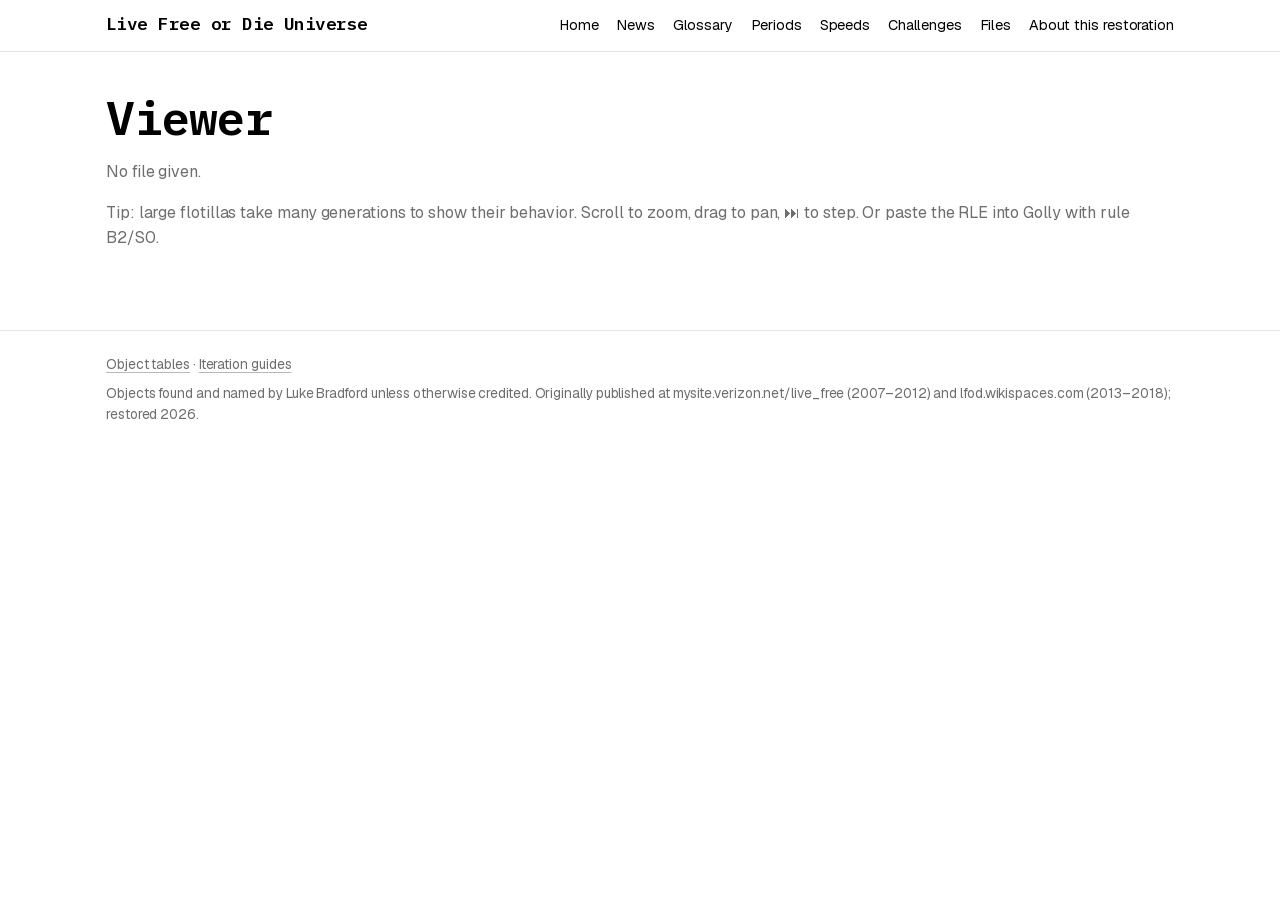
<file: docs/viewer.html>
<!doctype html>
<html lang="en">
<head>
<meta charset="utf-8">
<meta name="viewport" content="width=device-width, initial-scale=1">
<title>Viewer · Live Free or Die Universe</title>
<meta name="description" content="An exploration of the Live Free or Die (B2/S0) cellular automaton.">
<link rel="icon" href="img/icon.png">
<link rel="stylesheet" href="assets/style.css?v=671cdf43">
<script src="assets/lfod.js?v=671cdf43" defer></script>
</head>
<body>
<header class="site-header"><div class="inner">
<a class="brand" href="index.html">Live Free or Die Universe</a>
<nav class="main" aria-label="Main"><a href="index.html">Home</a><a href="news.html">News</a><a href="glossary.html">Glossary</a><a href="periods.html">Periods</a><a href="speeds.html">Speeds</a><a href="challenges.html">Challenges</a><a href="files.html">Files</a><a href="restoration.html">About this restoration</a></nav>
</div></header>
<main>
<h1 id="vt">Viewer</h1>
<p class="muted" id="vs">Loading…</p>
<div id="vp"></div>
<p class="muted">Tip: large flotillas take many generations to show their behavior. Scroll to zoom, drag to pan, ⏭ to step. Or paste the RLE into Golly with rule B2/S0.</p>
<script>
(async function(){
  const f = new URLSearchParams(location.search).get('f');
  if(!f){ document.getElementById('vs').textContent='No file given.'; return; }
  const name = decodeURIComponent(f);
  document.getElementById('vt').textContent = name.replace(/\.rle$/,'');
  document.title = name + ' · Live Free or Die Universe';
  try {
    const txt = await (await fetch('files/' + encodeURIComponent(name))).text();
    const el = document.createElement('div');
    el.className='pattern'; el.dataset.rle=txt; el.dataset.height=String(Math.min(640, Math.max(320, innerHeight-260)));
    el.dataset.autoplay='false'; el.dataset.speed='20'; el.dataset.interactive='true';
    document.getElementById('vp').appendChild(el);
    new LFoD.Player(el);
    document.getElementById('vs').innerHTML = '<a href="files/'+encodeURIComponent(name)+'" download>Download RLE</a> · <a href="files.html">All files</a>';
  } catch(e){ document.getElementById('vs').textContent='Could not load file.'; }
})();
</script>
</main>
<footer class="site-footer"><div class="inner">
<p class="ref"><a href="tables.html">Object tables</a> · <a href="iterations.html">Iteration guides</a></p>
Objects found and named by Luke Bradford unless otherwise credited. Originally published at
mysite.verizon.net/live_free (2007–2012) and lfod.wikispaces.com (2013–2018); restored 2026.
</div></footer>
</body>
</html>
</file>
<file: docs/assets/style.css>
/* Geist (body) and IBM Plex Mono (titles), both SIL Open Font License; see fonts/OFL-*.txt. */
@font-face { font-family: "Geist"; font-style: normal; font-weight: 100 900; font-display: swap; src: url(fonts/geist.woff2) format("woff2"); }
@font-face { font-family: "IBM Plex Mono"; font-style: normal; font-weight: 600; font-display: swap; src: url(fonts/ibm-plex-mono-600.woff2) format("woff2"); }

:root {
  --bg: #ffffff;
  --fg: #000000;
  --muted: #6e6e6e;
  --rule: #e5e5e5;
  --rule-strong: #b8b8b8;
  --panel: #f5f5f5;
  --grid-bg: #ffffff;
  --cell: #000000;
  --code-bg: #f2f2f2;
  --display: "IBM Plex Mono", var(--mono);
  --sans: "Geist", "Helvetica Neue", -apple-system, BlinkMacSystemFont, "Segoe UI", Arial, sans-serif;
  --mono: ui-monospace, SFMono-Regular, Menlo, Consolas, monospace;
}
@media (prefers-color-scheme: dark) {
  :root {
    --bg: #0a0a0a;
    --fg: #f2f2f2;
    --muted: #9a9a9a;
    --rule: #2a2a2a;
    --rule-strong: #555555;
    --panel: #161616;
    --grid-bg: #000000;
    --cell: #ffffff;
    --code-bg: #1c1c1c;
  }
}
* { box-sizing: border-box; }
html { -webkit-text-size-adjust: 100%; }
body {
  margin: 0; background: var(--bg); color: var(--fg);
  font: 16px/1.55 var(--sans); letter-spacing: -0.005em;
  -webkit-font-smoothing: antialiased; -moz-osx-font-smoothing: grayscale;
}
a { color: inherit; text-decoration: underline; text-decoration-thickness: 1px; text-decoration-color: var(--rule-strong); text-underline-offset: 3px; }
a:hover { text-decoration-color: currentColor; }
h1, h2, h3 { font-family: var(--display); font-weight: 600; line-height: 1.1; letter-spacing: -0.03em; }
h1 { font-size: clamp(2rem, 4.6vw, 3rem); margin: 0.3em 0 0.35em; }
h2 { font-size: 1.55rem; margin: 2.2em 0 0.5em; padding-top: 0.5em; border-top: 1px solid var(--fg); }
h3 { font-size: 1.15rem; margin: 1.6em 0 0.4em; }
strong { font-weight: 600; }
code, pre { font-family: var(--mono); font-size: 0.85em; }
pre { background: var(--code-bg); padding: 0.8em 1em; overflow-x: auto; border-radius: 10px; }

.site-header { border-bottom: 1px solid var(--rule); background: var(--bg); }
.site-header .inner { max-width: 1100px; margin: 0 auto; padding: 0.9rem 16px; display: flex; flex-wrap: wrap; align-items: baseline; justify-content: space-between; gap: 0.4rem 1.6rem; }
.brand { font-family: var(--display); font-weight: 600; font-size: 1.1rem; line-height: 1.1; color: var(--fg); text-decoration: none; letter-spacing: -0.03em; }
.site-header.home nav.main { margin-left: auto; }
nav.main { display: flex; flex-wrap: wrap; gap: 0.2rem 1.1rem; font-size: 0.9rem; }
nav.main a { color: var(--fg); text-decoration: none; }
nav.main a:hover, nav.main a.active { text-decoration: underline; text-decoration-color: currentColor; text-underline-offset: 4px; }

main { max-width: 1100px; margin: 0 auto; padding: 1.5rem 16px 4rem; }
.prose { max-width: 720px; }
sup { font-size: 0.72em; line-height: 0; vertical-align: 0.42em; }
.lede { font-size: 1.25rem; line-height: 1.4; color: var(--fg); letter-spacing: -0.01em; }
.muted { color: var(--muted); }
.note { background: var(--panel); padding: 0.85em 1.1em; border-radius: 12px; margin: 1.2em 0; }
.site-footer { border-top: 1px solid var(--rule); color: var(--muted); font-size: 0.85rem; }
.site-footer .inner { max-width: 1100px; margin: 0 auto; padding: 1.4rem 16px 2.4rem; }

/* Pattern player */
.pattern { position: relative; background: var(--grid-bg); border: 1px solid var(--rule); border-radius: 12px; overflow: hidden; }
.pattern canvas { display: block; width: 100%; cursor: pointer; }
.pbar { display: flex; align-items: center; gap: 0.3rem; padding: 0.35rem 0.45rem; border-top: 1px solid var(--rule); font-size: 0.8rem; flex-wrap: nowrap; }
.pbar button { flex: none; }
.pbar button { font: inherit; background: none; border: 1px solid var(--rule); color: var(--fg); border-radius: 999px; padding: 0.1rem 0.65rem; cursor: pointer; min-height: 28px; }
.pbar button:hover { border-color: var(--fg); }
.pinfo { position: absolute; top: 7px; left: 8px; pointer-events: none; color: var(--muted); background: var(--grid-bg); opacity: 0.9; padding: 0 0.3rem; border-radius: 3px; font-family: var(--mono); font-size: 0.64rem; letter-spacing: 0.03em; line-height: 1.5; white-space: pre; font-variant-numeric: tabular-nums; }
.pcopy { margin-left: auto; min-width: 5.2em; }
.entry .src { font-size: 0.78rem; color: var(--muted); margin-top: auto; }

/* Glossary */
.toolbar { display: flex; flex-wrap: wrap; gap: 0.5rem; align-items: center; margin: 1rem 0 1.5rem; position: sticky; top: 0; background: var(--bg); padding: 0.7rem 0; z-index: 2; border-bottom: 1px solid var(--rule); }
.toolbar input { font: inherit; padding: 0.35rem 0.85rem; border: 1px solid var(--rule-strong); border-radius: 999px; background: var(--bg); color: var(--fg); min-width: 0; flex: 1 1 180px; max-width: 320px; }
.toolbar input:focus { outline: none; border-color: var(--fg); }
[hidden] { display: none !important; }
.chip { font: inherit; font-size: 0.85rem; border: 1px solid var(--rule-strong); background: var(--bg); color: var(--fg); border-radius: 999px; padding: 0.2rem 0.8rem; cursor: pointer; }
.chip:hover { border-color: var(--fg); }
.chip[aria-pressed="true"] { background: var(--fg); border-color: var(--fg); color: var(--bg); }
.entries { display: grid; grid-template-columns: repeat(auto-fill, minmax(320px, 1fr)); gap: 1rem; }
.entry { background: var(--panel); border-radius: 14px; padding: 1rem 1.05rem 1.05rem; display: flex; flex-direction: column; gap: 0.6rem; scroll-margin-top: 80px; }
.entry h3 { margin: 0; font-size: 1.1rem; }
.entry h3 a { color: inherit; text-decoration: none; }
.entry .meta { display: flex; flex-wrap: wrap; gap: 0.3rem; }
.tag { font-size: 0.66rem; text-transform: uppercase; letter-spacing: 0.05em; padding: 0.1rem 0.55rem; border-radius: 999px; background: var(--bg); color: var(--fg); border: 1px solid var(--rule); }
.tag.credit { color: var(--muted); }
.entry p { margin: 0; font-size: 0.93rem; }
.entry .note { background: var(--bg); margin: 0; font-size: 0.93rem; }
.entry h4 { margin: 0.4rem 0 -0.3rem; font-size: 0.95rem; font-weight: 600; }
.entry.term { background: transparent; border: 1px solid var(--rule); }
.entry img.orig { image-rendering: pixelated; max-width: 100%; height: auto; align-self: flex-start; background: #fff; border: 1px solid var(--rule); border-radius: 6px; }
.letter { grid-column: 1 / -1; font-family: var(--display); font-weight: 600; letter-spacing: -0.03em; font-size: 1.7rem; line-height: 1; margin: 1rem 0 -0.2rem; padding-top: 0.3rem; border-top: 1px solid var(--fg); }

/* Tables */
.table-wrap { overflow-x: auto; margin: 0.8rem 0 1.6rem; border: 1px solid var(--rule); border-radius: 12px; }
table { border-collapse: collapse; width: 100%; font-size: 0.85rem; background: var(--bg); }
th, td { padding: 0.4rem 0.65rem; border-bottom: 1px solid var(--rule); text-align: left; white-space: nowrap; }
th { background: var(--panel); font-weight: 600; position: sticky; top: 0; }
th .sort { font: inherit; color: inherit; background: none; border: 0; padding: 0; cursor: pointer; text-align: inherit; }
th .sort::after { content: "↕"; margin-left: 0.3em; opacity: 0.3; }
th[aria-sort="ascending"] .sort::after { content: "↑"; opacity: 1; }
th[aria-sort="descending"] .sort::after { content: "↓"; opacity: 1; }
th .sort:focus-visible { outline: 2px solid var(--fg); outline-offset: 2px; }
.toc { font-size: 0.9rem; }
.table-note { font-size: 0.85rem; margin: -0.8rem 0 1.6rem; }
.site-footer .ref { margin: 0 0 0.5rem; }
td.num { text-align: right; font-variant-numeric: tabular-nums; }
th.num { text-align: right; }
math { font-family: "STIX Two Math", "Cambria Math", "Latin Modern Math", math; font-size: 1.1em; }
.periods .credit { color: var(--muted); font-size: 0.8rem; margin-left: 0.35em; }
.periods .credit a { color: inherit; }
tr:last-child td { border-bottom: 0; }

/* News timeline */
.timeline { list-style: none; padding: 0; margin: 0; max-width: 760px; }
.timeline li { display: grid; grid-template-columns: 9.5rem 1fr; gap: 1rem; padding: 0.85rem 0; border-bottom: 1px solid var(--rule); }
.timeline time { font-size: 0.8rem; color: var(--muted); padding-top: 0.2rem; font-variant-numeric: tabular-nums; }
.timeline p { margin: 0 0 0.5em; }
.era { font-family: var(--display); font-weight: 600; letter-spacing: -0.03em; font-size: 1.7rem; margin: 2.4rem 0 0.3rem; }
@media (max-width: 560px) { .timeline li { grid-template-columns: 1fr; gap: 0.2rem; } }

/* Files */
.files { display: grid; gap: 0.6rem; }
.file { display: grid; grid-template-columns: 1fr auto; gap: 0.2rem 1rem; padding: 0.8rem 1rem; background: var(--panel); border-radius: 12px; }
.file .name { font-weight: 600; }
.file .desc { grid-column: 1 / 2; color: var(--muted); font-size: 0.9rem; }
.file .actions { grid-row: 1 / 3; grid-column: 2; display: flex; gap: 0.7rem; align-items: center; font-size: 0.85rem; flex-wrap: wrap; justify-content: flex-end; }
@media (max-width: 560px) { .file { grid-template-columns: 1fr; } .file .actions { grid-row: auto; grid-column: 1; justify-content: flex-start; } }

.hero { display: grid; grid-template-columns: minmax(0, 1.2fr) minmax(0, 1fr); gap: 2.5rem; align-items: start; }
.hero h1 { margin-top: 0.15em; }
@media (max-width: 800px) { .hero { grid-template-columns: 1fr; } }
.cards { display: grid; grid-template-columns: repeat(auto-fill, minmax(220px, 1fr)); gap: 1rem; margin: 1rem 0; }
.card { display: block; padding: 1rem 1.1rem 1.1rem; border-radius: 14px; background: var(--panel); text-decoration: none; color: var(--fg); }
a.card:hover { background: var(--code-bg); }
.card strong { font-family: var(--display); font-weight: 600; letter-spacing: -0.03em; font-size: 1.15rem; line-height: 1.2; color: var(--fg); display: block; margin-bottom: 0.25rem; }
.card span { font-size: 0.88rem; color: var(--muted); }
.status { font-size: 0.75rem; font-weight: 600; padding: 0.05rem 0.5rem; border-radius: 999px; white-space: nowrap; }
.status.ok { background: #dcefdc; color: #1f5d24; }
.status.part { background: #f6ecc9; color: #6a5208; }
.status.lost { background: #f3d9d5; color: #85261b; }
@media (prefers-color-scheme: dark) {
  .status.ok { background: #1f3a21; color: #a6dba9; }
  .status.part { background: #3d3415; color: #e9d48a; }
  .status.lost { background: #45201b; color: #f0a99f; }
}
.iter-svg { display: block; max-width: 100%; height: auto; border: 1px solid var(--rule); border-radius: 12px; background: var(--grid-bg); }
.iter-svg .grid { stroke: var(--rule); stroke-width: 0.5; }
.ic-black { fill: var(--cell); } .ic-blue { fill: #2a6fdb; } .ic-green { fill: #2f9a3b; } .ic-red { fill: #c8322a; } .ic-gray { fill: #bdbdbd; }
.ic-ring { stroke: var(--cell); stroke-width: 1.6; }
.swatch { display: inline-block; vertical-align: -0.1em; margin-right: 0.15em; }
@media (prefers-color-scheme: dark) {
  .ic-blue { fill: #6ea6f5; } .ic-green { fill: #6cc072; } .ic-red { fill: #ec6a5e; } .ic-gray { fill: #555555; }
}
.iter { display: grid; grid-template-columns: auto 1fr; gap: 1rem 1.5rem; align-items: start; margin-bottom: 1.5rem; }
@media (max-width: 600px) { .iter { grid-template-columns: 1fr; } }
.prose td { white-space: normal; min-width: 9rem; }

/* Rule 110 unit cell page */
.w110 { display: grid; grid-template-columns: 1fr 150px; gap: 14px; align-items: start; }
@media (max-width: 760px) { .w110 { grid-template-columns: 1fr; } }
.w110 .stage { position: relative; background: var(--grid-bg); border: 1px solid var(--rule); border-radius: 12px; overflow: hidden; }
.w110 .stage canvas { display: block; width: 100%; }
#gl { cursor: grab; touch-action: none; }
#gl.dragging { cursor: grabbing; }
#ov { position: absolute; left: 0; top: 0; pointer-events: none; }
.w110 .pbar select { font: inherit; background: none; color: var(--fg); border: 1px solid var(--rule); border-radius: 999px; padding: 0.1rem 0.5rem; min-height: 28px; }
.w110 .pbar .grow { flex: 1; }
.w110 .side { border: 1px solid var(--rule); border-radius: 12px; padding: 10px; font-size: 0.8rem; }
.w110 .side h3 { margin: 0 0 0.5em; font-size: 0.9rem; }
#hist { max-height: 70vh; overflow-y: auto; display: grid; gap: 3px; font-family: var(--mono); font-size: 0.72rem; font-variant-numeric: tabular-nums; }
#hist .row { display: grid; grid-template-columns: 2.2em repeat(6, 1fr); gap: 3px; align-items: center; }
#hist .b { aspect-ratio: 1; border: 1px solid var(--rule-strong); border-radius: 2px; }
#hist .b.on { background: var(--fg); border-color: var(--fg); }
#hist .t { color: var(--muted); }
.w110 .err { color: #c00; }
.w110 .pbar { flex-wrap: wrap; }

/* The race on the Speeds page */
.race { background: var(--grid-bg); border: 1px solid var(--rule); border-radius: 12px; overflow: hidden; margin-top: 1.2rem; }
.race .lane + .lane { border-top: 1px solid var(--rule); }
.race .lane-head { padding: 0.35rem 0.6rem 0.15rem; font-size: 0.85rem; }
.race .lane-head .muted { font-size: 0.78rem; margin-left: 0.4rem; }
.race canvas { display: block; width: 100%; cursor: pointer; image-rendering: pixelated; }
.race .race-gen { margin-left: auto; font-family: var(--mono); font-size: 0.7rem; letter-spacing: 0.03em; font-variant-numeric: tabular-nums; }
.diag { position: relative; max-width: 420px; margin: 1.2rem 0 0; background: var(--grid-bg); border: 1px solid var(--rule); border-radius: 12px; overflow: hidden; }
.diag canvas { display: block; margin: 0 auto; cursor: pointer; image-rendering: pixelated; }
.diag figcaption { padding: 0.35rem 0.6rem; font-size: 0.85rem; border-top: 1px solid var(--rule); }
.diag figcaption .muted { font-size: 0.78rem; margin-left: 0.4rem; }

/* The oscillators of each period at the bottom of Periods */
.oscs { background: var(--grid-bg); }
.oscs table { background: transparent; table-layout: fixed; }
.oscs td { vertical-align: top; padding: 0; font-size: 0.8rem; white-space: normal; }
.oscs td + td { border-left: 1px solid var(--rule); }
.oscs .osc-head { display: flex; justify-content: space-between; gap: 0.5rem; padding: 0.4rem 0.65rem; background: var(--panel); border-bottom: 1px solid var(--rule); }
.oscs .osc-head span { font-weight: 600; }
.oscs .osc { padding: 0.65rem; }
.oscs canvas { display: block; margin: 0 auto; cursor: pointer; image-rendering: pixelated; }
.oscs .osc-note { vertical-align: middle; padding: 0.65rem; }
.oscs .pbar { border-top: 1px solid var(--rule); }
.oscs .osc-gen { margin-left: auto; font-family: var(--mono); font-size: 0.7rem; letter-spacing: 0.03em; font-variant-numeric: tabular-nums; }
</file>
